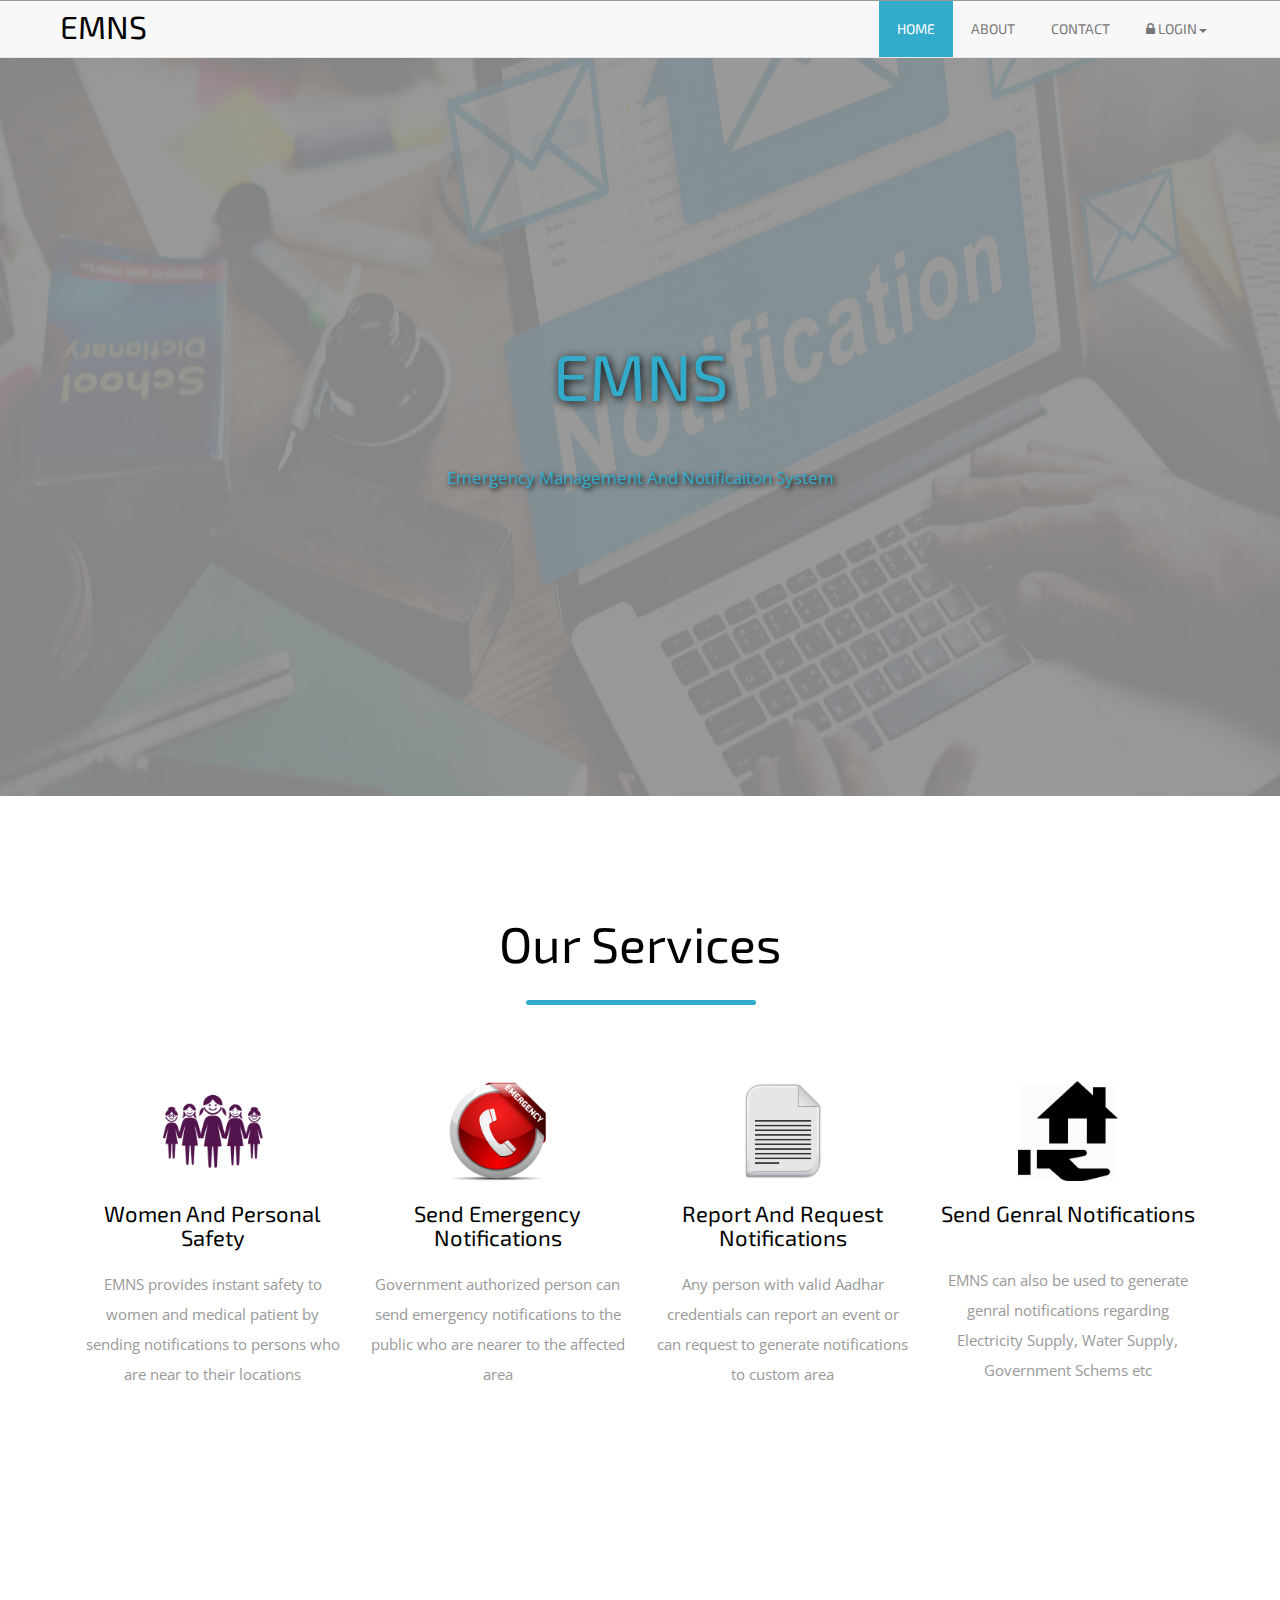
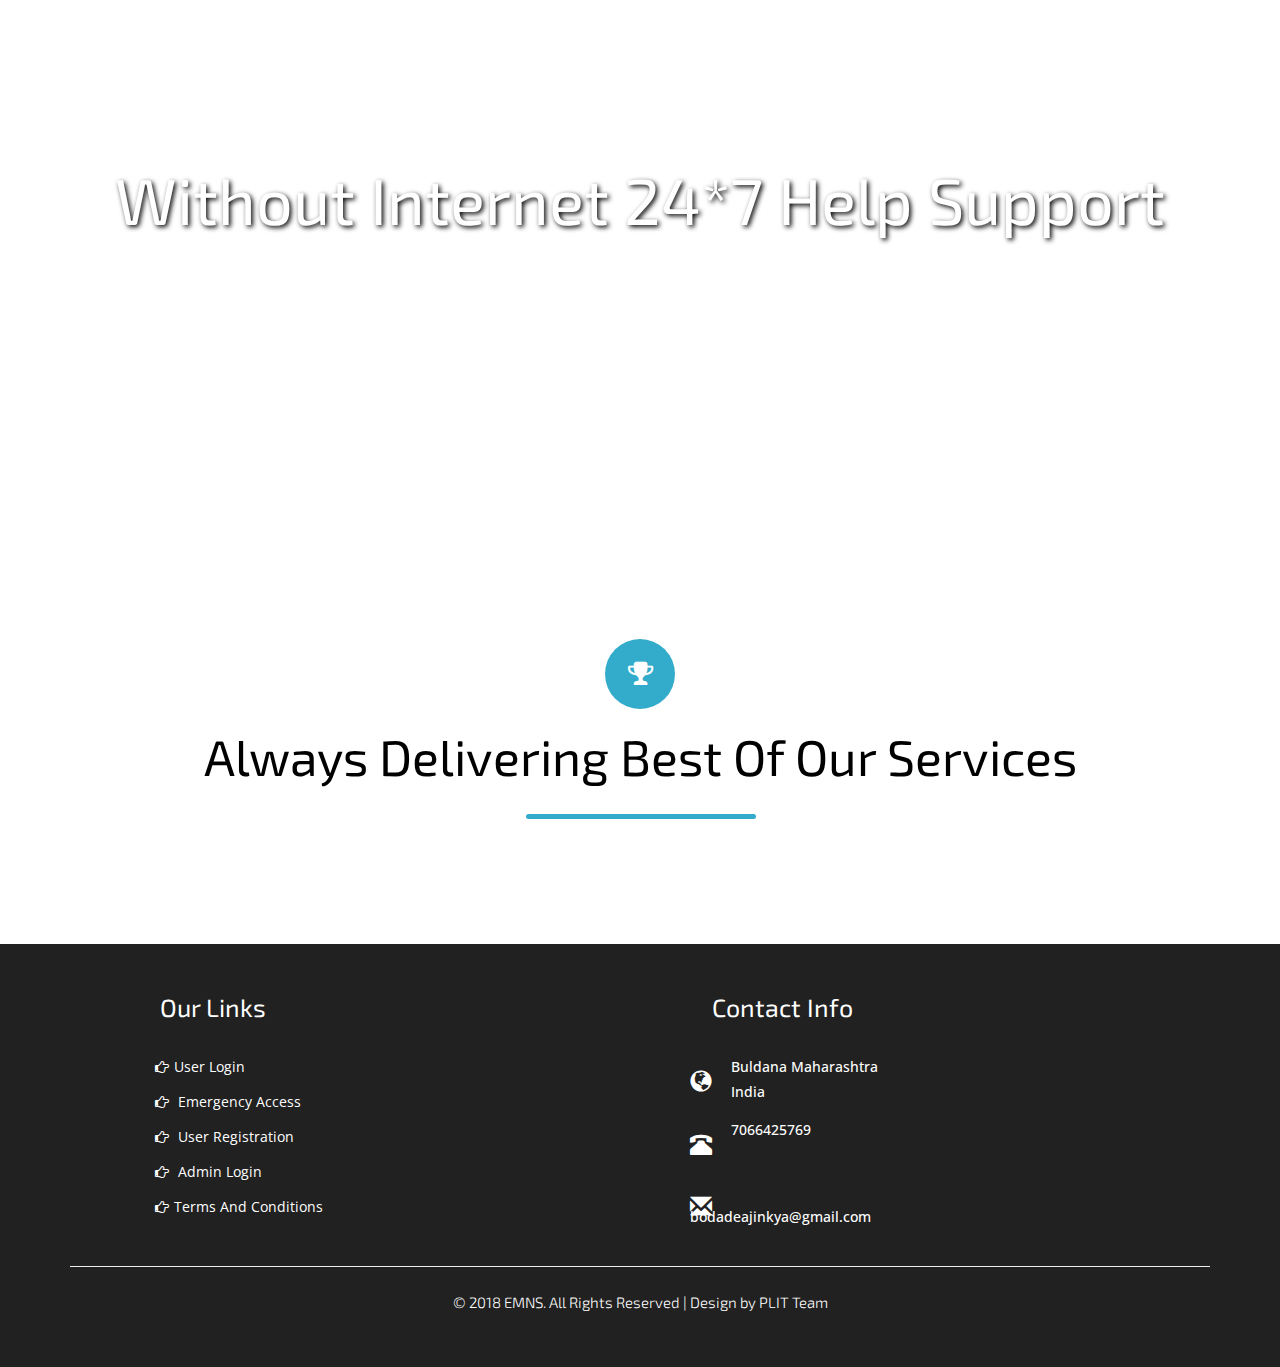
<file: index.html>
<!--
author: W3layouts
author URL: http://w3layouts.com
License: Creative Commons Attribution 3.0 Unported
License URL: http://creativecommons.org/licenses/by/3.0/
-->
<!DOCTYPE html>
<html>
<head>
<title>Welcome To EMNS | HOME</title>
<!-- for-mobile-apps -->
<meta name="viewport" content="width=device-width, initial-scale=1">
<meta http-equiv="Content-Type" content="text/html; charset=utf-8" />
<meta name="keywords" content="Courier Store Responsive web template, Bootstrap Web Templates, Flat Web Templates, Android Compatible web template, 
Smartphone Compatible web template, free webdesigns for Nokia, Samsung, LG, SonyEricsson, Motorola web design" />
<script type="application/x-javascript"> addEventListener("load", function() { setTimeout(hideURLbar, 0); }, false);
		function hideURLbar(){ window.scrollTo(0,1); } </script>
<!-- css files -->
<link href="css/bootstrap.min.css" rel="stylesheet" type="text/css" media="all" />
<link href="css/font-awesome.min.css" rel="stylesheet" type="text/css" media="all" />
<link href="css/style.css" rel="stylesheet" type="text/css" media="all" />
<!-- /css files -->
<!-- font files -->
<link href='//fonts.googleapis.com/css?family=Open+Sans:400,300,300italic,400italic,600,600italic,700italic,700,800,800italic' rel='stylesheet' type='text/css'>
<link href="//fonts.googleapis.com/css?family=Exo+2:100,200,300,400,500,600,700,800,900" rel="stylesheet">
<!-- /font files -->
<!-- js files -->

<!-- /js files -->
</head>
<body>
<!-- navigation -->
<nav class="navbar navbar-default navbar-fixed-top">
    <div class="container">
        <div class="navbar-header">
			<button type="button" class="navbar-toggle collapsed" data-toggle="collapse" data-target="#navbar" aria-expanded="false" aria-controls="navbar">
				<span class="sr-only">Toggle navigation</span>
				<span class="icon-bar"></span>
				<span class="icon-bar"></span>
				<span class="icon-bar"></span>
			</button>
			<a class="navbar-brand" href="index.html"><h1><span  aria-hidden="true"></span>EMNS</h1></a>
        </div>
        <div id="navbar" class="navbar-collapse collapse">
			<ul class="nav navbar-nav navbar-right">
				<li class="active"><a href="index.html">Home</a></li>
				<li><a href="about.html">About</a></li>
				
				<!--<li><a href="typo.html">Typography</a></li>-->
				<li><a href="contact.html">Contact</a></li>
				
				
				</li>
				<li class="dropdown">
					<a href="#" class="dropdown-toggle" data-toggle="dropdown"><i class="fa fa-lock" aria-hidden="true"></i> Login<b class="caret"></b></a>
					<div class="dropdown-menu">
						<div class="login-w3ls">
							<ul class="logindropdown">
				<li ><a href="/admin/views/ulogin.php">User Login</a></li>
				<li><a href="/admin/views/ulogine.php">Emergency Access</a></li>
				<li><a href="/admin/views/ureg.php">User Registration</a></li>
				<li><a href="/admin/views/alogin.php">Admin Login</a></li>
				
				</ul>
							
						</div>
					</div>
				</li>
			</ul>
        </div><!--/.nav-collapse -->
    </div>
</nav>

<style >
.logindropdown
{
	list-style-type:none;
}

.logindropdown li
{
	background-color:;
	padding:5px;
}

.logindropdown a
{
	text-decoration:none;
	color:#555555;
}

.logindropdown li:hover
{
	background-color:#33ACCC;
	color:white;
}

.logindropdown a:hover
{
	
	color:white;
}
</style>
<!-- navigation -->
<!-- banner section -->
<section class="banner-w3ls">
	<div class='header'>
		<div class="banner-w3layouts">
			<div class="container">
				<h2 class="text-center w3 w3l agileinfo" style=" text-shadow: 2px 2px 10px black; color:#33ACCC; ">EMNS</h2>	
				<p class="text-center w3 w3l agileinfo" style=" text-shadow: 2px 2px 5px black;  color:#33ACCC;">Emergency Management And Notificaiton System </p>
			</div>
		</div>
	</div>
</section>
<!-- /banner section -->
<!-- specialization section -->
<section class="special-w3layouts">
	<div class="container">
		<h3 class="text-center wthree w3-agileits">Our Services</h3>
		<p class="text-center wthree w3-agileits"></p>
		<div class="col-lg-3 col-md-3 col-sm-6">
			<img src="images/eye.png" alt="" class="img-responsive">
			<h4 class="text-center">Women and Personal Safety</h4>
			<p class="special-p1">EMNS provides instant safety to women and medical patient by sending notifications to persons who are near to their locations</p>
		</div>
		<div class="col-lg-3 col-md-3 col-sm-6">
			<img src="images/monitor.png" alt="" class="img-responsive">
			<h4 class="text-center">Send Emergency Notifications</h4>
			<p class="special-p1">Government authorized person can send emergency notifications to the public who are nearer to the affected area </p>
		</div>
		<div class="col-lg-3 col-md-3 col-sm-6">
			<img src="images/shop.png" alt="" class="img-responsive">
			<h4 class="text-center">Report And Request Notifications</h4>
			<p class="special-p1">Any person with valid Aadhar credentials can report an event or can request to generate notifications to custom area<!--We belive quality over quantity, for that we use the best quality of raw material.--></p>
		</div>
		<div class="col-lg-3 col-md-3 col-sm-6">
			<img src="images/truck.png" alt="" class="img-responsive">
			<h4 class="text-center"> Send Genral Notifications</h4><br> 
			<p class="special-p1">EMNS can also be used to generate genral notifications regarding Electricity Supply, Water Supply, Government Schems etc </p>
		</div>
		<div class="clearfix"></div>
	</div>
</section>
<!-- /specialization section -->
<!-- 2nd banner section -->
<section class="banner-w3ls2">
	<div class="container">
		<h3 class="text-center agileits-w3layouts agile w3-agile" style=" text-shadow: 2px 2px 5px black;">Without Internet 24*7 Help Support</h3>
	</div>
</section>
<!-- /2nd banner section -->
<!-- 2nd info section -->
<section class="info-w3ls2">
	<div class="container">
		<i class="fa fa-trophy" aria-hidden="true"></i>
		<h3 class="text-center agileits-w3layouts agile w3-agile">Always Delivering Best Of Our Services</h3>
		<p class="text-center"></p>
	</div>
</section>
<!-- /2nd info section -->
<!-- 3rd banner section -->


<!-- /3rd info section -->
<!-- footer section -->
<section class="footer-agileits">
	<div class="container">
		
		<div class="col-lg-3 col-md-3 col-sm-6">
			<h3 >Our Links</h3>
	
			<ul class="footer-links">
				<li><a href="/admin/views/ulogin.php" ><i class="fa fa-hand-o-right" aria-hidden="true"></i>User Login</a></li>
				<li><a href="/admin/views/ulogine.php"><i class="fa fa-hand-o-right" aria-hidden="true"></i> Emergency Access</a></li>
				<li><a href="/admin/views/ureg.php"><i class="fa fa-hand-o-right" aria-hidden="true"></i> User Registration</a></li>
				<li><a href="/admin/views/alogin.php"><i class="fa fa-hand-o-right" aria-hidden="true"></i> Admin Login</a></li>
				<li><a href="tandc.html" ><i class="fa fa-hand-o-right" aria-hidden="true"></i>Terms And Conditions</a></li>
			</ul>

		</div>


		<div class="col-lg-3 col-md-3 col-sm-6">
			
		</div>

		<div class="col-lg-3 col-md-3 col-sm-6">
			<h3 >Contact Info</h3>
			<div class="contact-info">
				<div class="address">	
					<i class="glyphicon glyphicon-globe"></i>
					<p class="p3">Buldana Maharashtra</p>
					<p class="p4">India</p>
				</div>
				<div class="phone">
					<i class="glyphicon glyphicon-phone-alt"></i>
					<p class="p3">7066425769</p>
				
				</div>
				<div class="email-info">
					<i class="glyphicon glyphicon-envelope"></i>
					<p class="p5"><a href="mailto:myemail1@example.com">bodadeajinkya@gmail.com</a></p> 
					
				</div>
			</div>
		</div>
		
		<div class="clearfix"></div>
		<hr>
		<p class="copyright">© 2018 EMNS. All Rights Reserved | Design by PLIT Team</p>
	</div>
</section>
<!-- /footer section -->
<a href="#0" class="cd-top">Top</a>
<!-- js files -->
<script src="js/jquery.min.js"></script>
<script src="js/bootstrap.min.js"></script>
<script src="js/SmoothScroll.min.js"></script>
<script src="js/index.js"></script>
<script src="js/top.js"></script> 
<script src="js/bgfader.js"></script>
<script>
var myBgFader = $('.header').bgfader([
  'images/banner1-1.jpg',
  'images/banner1-2.jpg',
  'images/banner1-3.jpg',
  'images/banner1-4.jpg',
  ], {
  'timeout': 2000,
  'speed': 3000,
  'opacity': 0.4
})

myBgFader.start()
</script>
<!-- /js files -->
</body>
</html>
</file>
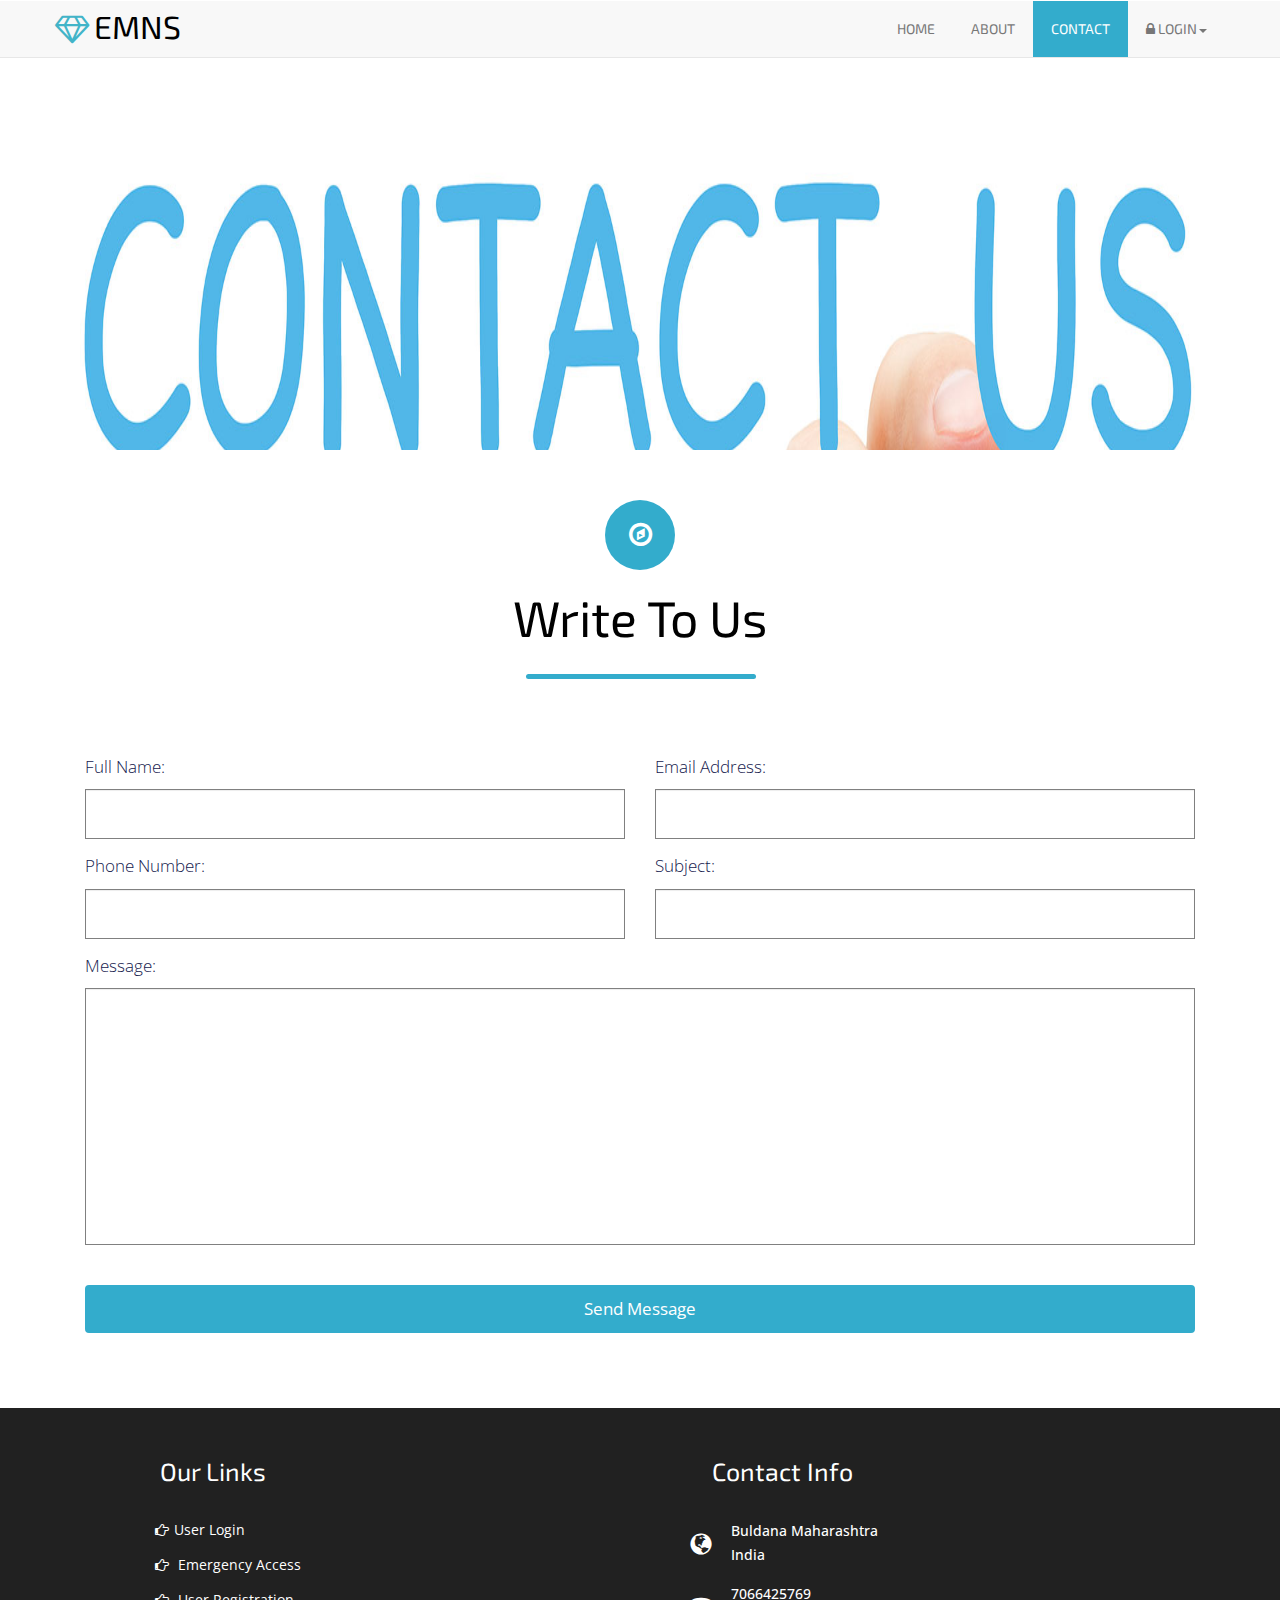
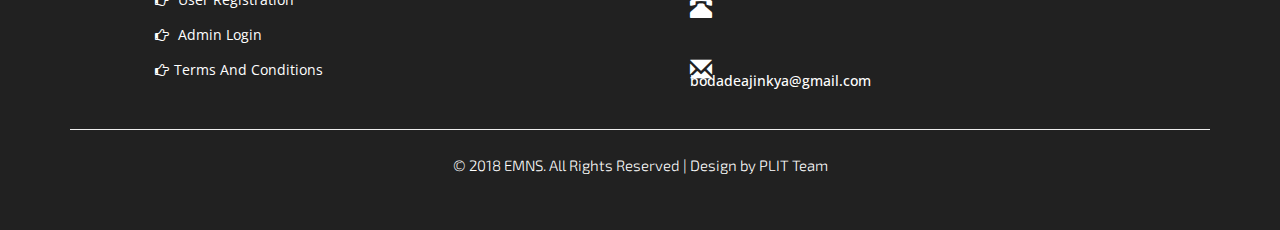
<file: contact.html>
<!--
author: W3layouts
author URL: http://w3layouts.com
License: Creative Commons Attribution 3.0 Unported
License URL: http://creativecommons.org/licenses/by/3.0/
-->
<!DOCTYPE html>
<html>
<head>
<title>Welcome To EMNS | HOME</title>
<!-- for-mobile-apps -->
<meta name="viewport" content="width=device-width, initial-scale=1">
<meta http-equiv="Content-Type" content="text/html; charset=utf-8" />
<meta name="keywords" content="Courier Store Responsive web template, Bootstrap Web Templates, Flat Web Templates, Android Compatible web template, 
Smartphone Compatible web template, free webdesigns for Nokia, Samsung, LG, SonyEricsson, Motorola web design" />
<script type="application/x-javascript"> addEventListener("load", function() { setTimeout(hideURLbar, 0); }, false);
		function hideURLbar(){ window.scrollTo(0,1); } </script>
<!-- css files -->
<link href="css/bootstrap.min.css" rel="stylesheet" type="text/css" media="all" />
<link href="css/font-awesome.min.css" rel="stylesheet" type="text/css" media="all" />
<link href="css/style.css" rel="stylesheet" type="text/css" media="all" />
<!-- /css files -->
<!-- font files -->
<link href='//fonts.googleapis.com/css?family=Open+Sans:400,300,300italic,400italic,600,600italic,700italic,700,800,800italic' rel='stylesheet' type='text/css'>
<link href="//fonts.googleapis.com/css?family=Exo+2:100,200,300,400,500,600,700,800,900" rel="stylesheet">
<!-- /font files -->
<!-- js files -->

<!-- /js files -->
</head>
<body>
<!-- navigation -->
<nav class="navbar navbar-default navbar-fixed-top">
    <div class="container">
        <div class="navbar-header">
			<button type="button" class="navbar-toggle collapsed" data-toggle="collapse" data-target="#navbar" aria-expanded="false" aria-controls="navbar">
				<span class="sr-only">Toggle navigation</span>
				<span class="icon-bar"></span>
				<span class="icon-bar"></span>
				<span class="icon-bar"></span>
			</button>
			<a class="navbar-brand" href="index.html"><h1><span class="fa fa-diamond" aria-hidden="true"></span>EMNS</h1></a>
        </div>
        <div id="navbar" class="navbar-collapse collapse">
			<ul class="nav navbar-nav navbar-right">
				<li ><a href="index.html">Home</a></li>
				<li ><a href="about.html">About</a></li>
				
				<!--<li><a href="typo.html">Typography</a></li>-->
				<li class="active"><a href="contact.html">Contact</a></li>
				<li class="dropdown">
					<a href="#" class="dropdown-toggle" data-toggle="dropdown"><i class="fa fa-lock" aria-hidden="true"></i> Login<b class="caret"></b></a>
					<div class="dropdown-menu">
						<div class="login-w3ls">
							<ul class="logindropdown">
				<li ><a href="/admin/views/ulogin.php">User Login</a></li>
				<li><a href="/admin/views/ulogine.php">Emergency Access</a></li>
				<li><a href="/admin/views/ureg.php">User Registration</a></li>
				<li><a href="/admin/views/alogin.php">Admin Login</a></li>
				
				</ul>
							
						</div>
					</div>
				</li>
				<!--<li class="dropdown">
					<a href="#" class="dropdown-toggle" data-toggle="dropdown"><i class="fa fa-truck" aria-hidden="true"></i> Track Order<b class="caret"></b></a>
					<div class="dropdown-menu">
						<div class="track-w3ls">
							<h3>Enter Your Tracking Code</h3>
							<form action="process.html" method="post">
								<input type="text" name="trackcode" placeholder="Enter Tracking Code" required />
								<button type="submit" class="btn btn-primary">Track</button>
							</form>
							<p class="track-p1">Contact Us :</p>
							<p class="track-p2"><a href="mailto:mail@example.com">mail@example.com</a></p>
						</div>
					</div>
				</li>
				<li class="dropdown">
					<a href="#" class="dropdown-toggle" data-toggle="dropdown"><i class="fa fa-lock" aria-hidden="true"></i> Login<b class="caret"></b></a>
					<div class="dropdown-menu">
						<div class="login-w3ls">
							<h3>Login To Your Account</h3>
							<form action="#" method="post">
								<input type="text" name="email1" placeholder="Username or email" required />
								<input type="password" name='password' placeholder="Password" required> 
								<input type="submit" name="submit" value="Continue">
							</form>
						</div>
					</div>
				</li>-->
			</ul>
        </div><!--/.nav-collapse -->
    </div>
</nav>
<!-- navigation -->
<style >
.logindropdown
{
	list-style-type:none;
}

.logindropdown li
{
	background-color:;
	padding:5px;
}

.logindropdown a
{
	text-decoration:none;
	color:#555555;
}

.logindropdown li:hover
{
	background-color:#33ACCC;
	color:white;
}

.logindropdown a:hover
{
	
	color:white;
}



</style>
<!-- banner section -->
<section class="inner-w3ls1">
	<div class="container">
		<h2 class="text-center w3 w3l agileinfo wthree" style=" text-shadow: 2px 2px 5px black;"></h2>
		<p class="text-center w3 w3l agileinfo wthree"></p>
	</div>
</section>
<!-- /banner section -->
<!-- contact address -->
	
<!-- contact address -->
<!-- contact section -->
<section class="contact-w3ls">
	<div class="container">
		<i class="fa fa-compass" aria-hidden="true"></i>
		<h3 class="text-center">Write To Us</h3>
		<p class="text-center"></p>	
		
			<form action="#" method="post" name="sentMessage" id="contactForm" novalidate>
                <div class="col-lg-6 col-md-6 col-sm-6 contact-agile1">    
					<div class="control-group form-group">
                        <div class="controls">
                            <label class="contact-p1">Full Name:</label>
                            <input type="text" class="form-control" name="name" id="name" required data-validation-required-message="Please enter your name.">
                            <p class="help-block"></p>
                        </div>
                    </div>	
                    <div class="control-group form-group">
                        <div class="controls">
                            <label class="contact-p1">Phone Number:</label>
                            <input type="tel" class="form-control" name="phone" id="phone" required data-validation-required-message="Please enter your phone number.">
							<p class="help-block"></p>
						</div>
                    </div>
				</div>
				<div class="col-lg-6 col-md-6 col-sm-6 contact-agile2">
                    <div class="control-group form-group">
                        <div class="controls">
                            <label class="contact-p1">Email Address:</label>
                            <input type="email" class="form-control" name="email" id="email" required data-validation-required-message="Please enter your email address.">
							<p class="help-block"></p>
						</div>
                    </div>
					<div class="control-group form-group">
                        <div class="controls">
                            <label class="contact-p1">Subject:</label>
                            <input type="text" class="form-control" name="subject" id="subject" required data-validation-required-message="Please enter Subject.">
                            <p class="help-block"></p>
                        </div>
                    </div>
				</div>
				<div class="col-lg-12">	
                    <div class="control-group form-group">
                        <div class="controls">
                            <label class="contact-p1">Message:</label>
                            <textarea rows="10" cols="100" class="form-control" name="message" id="message" required data-validation-required-message="Please enter your message" maxlength="999" style="resize:none"></textarea>
							<p class="help-block"></p>
                        </div>
                    </div>
                    <div id="success"></div>
                    <!-- For success/fail messages -->
                    <button type="submit" class="btn btn-primary">Send Message</button>
				</div>
				<div class="clearfix"></div>	
            </form>            
       	
	</div>	
</section>			
<!-- /contact section -->
<!-- footer section -->
<section class="footer-agileits">
	<div class="container">
		
		<div class="col-lg-3 col-md-3 col-sm-6">
			<h3 >Our Links</h3>
	
			<ul class="footer-links">
				<li><a href="/admin/views/ulogin.php" ><i class="fa fa-hand-o-right" aria-hidden="true"></i>User Login</a></li>
				<li><a href="/admin/views/ulogine.php"><i class="fa fa-hand-o-right" aria-hidden="true"></i> Emergency Access</a></li>
				<li><a href="/admin/views/ureg.php"><i class="fa fa-hand-o-right" aria-hidden="true"></i> User Registration</a></li>
				<li><a href="/admin/views/alogin.php"><i class="fa fa-hand-o-right" aria-hidden="true"></i> Admin Login</a></li>
					<li><a href="tandc.html" ><i class="fa fa-hand-o-right" aria-hidden="true"></i>Terms And Conditions</a></li>
			</ul>

		</div>


		<div class="col-lg-3 col-md-3 col-sm-6">
			
		</div>

		<div class="col-lg-3 col-md-3 col-sm-6">
			<h3 >Contact Info</h3>
			<div class="contact-info">
				<div class="address">	
					<i class="glyphicon glyphicon-globe"></i>
					<p class="p3">Buldana Maharashtra</p>
					<p class="p4">India</p>
				</div>
				<div class="phone">
					<i class="glyphicon glyphicon-phone-alt"></i>
					<p class="p3">7066425769</p>
				
				</div>
				<div class="email-info">
					<i class="glyphicon glyphicon-envelope"></i>
					<p class="p5"><a href="mailto:myemail1@example.com">bodadeajinkya@gmail.com</a></p> 
					
				</div>
			</div>
		</div>
		
		<div class="clearfix"></div>
		<hr>
		<p class="copyright">© 2018 EMNS. All Rights Reserved | Design by PLIT Team</p>
	</div>
</section>
<!-- /footer section -->
<a href="#0" class="cd-top">Top</a>
<!-- js files -->
<script src="js/jquery.min.js"></script>
<script src="js/bootstrap.min.js"></script>
<script src="js/SmoothScroll.min.js"></script>
<script src="js/index.js"></script>
<script src="js/top.js"></script>
<script src="js/jqBootstrapValidation.js"></script>
<script src="js/contact_me.js"></script>	 
<!-- /js files -->
</body>
</html>
</file>
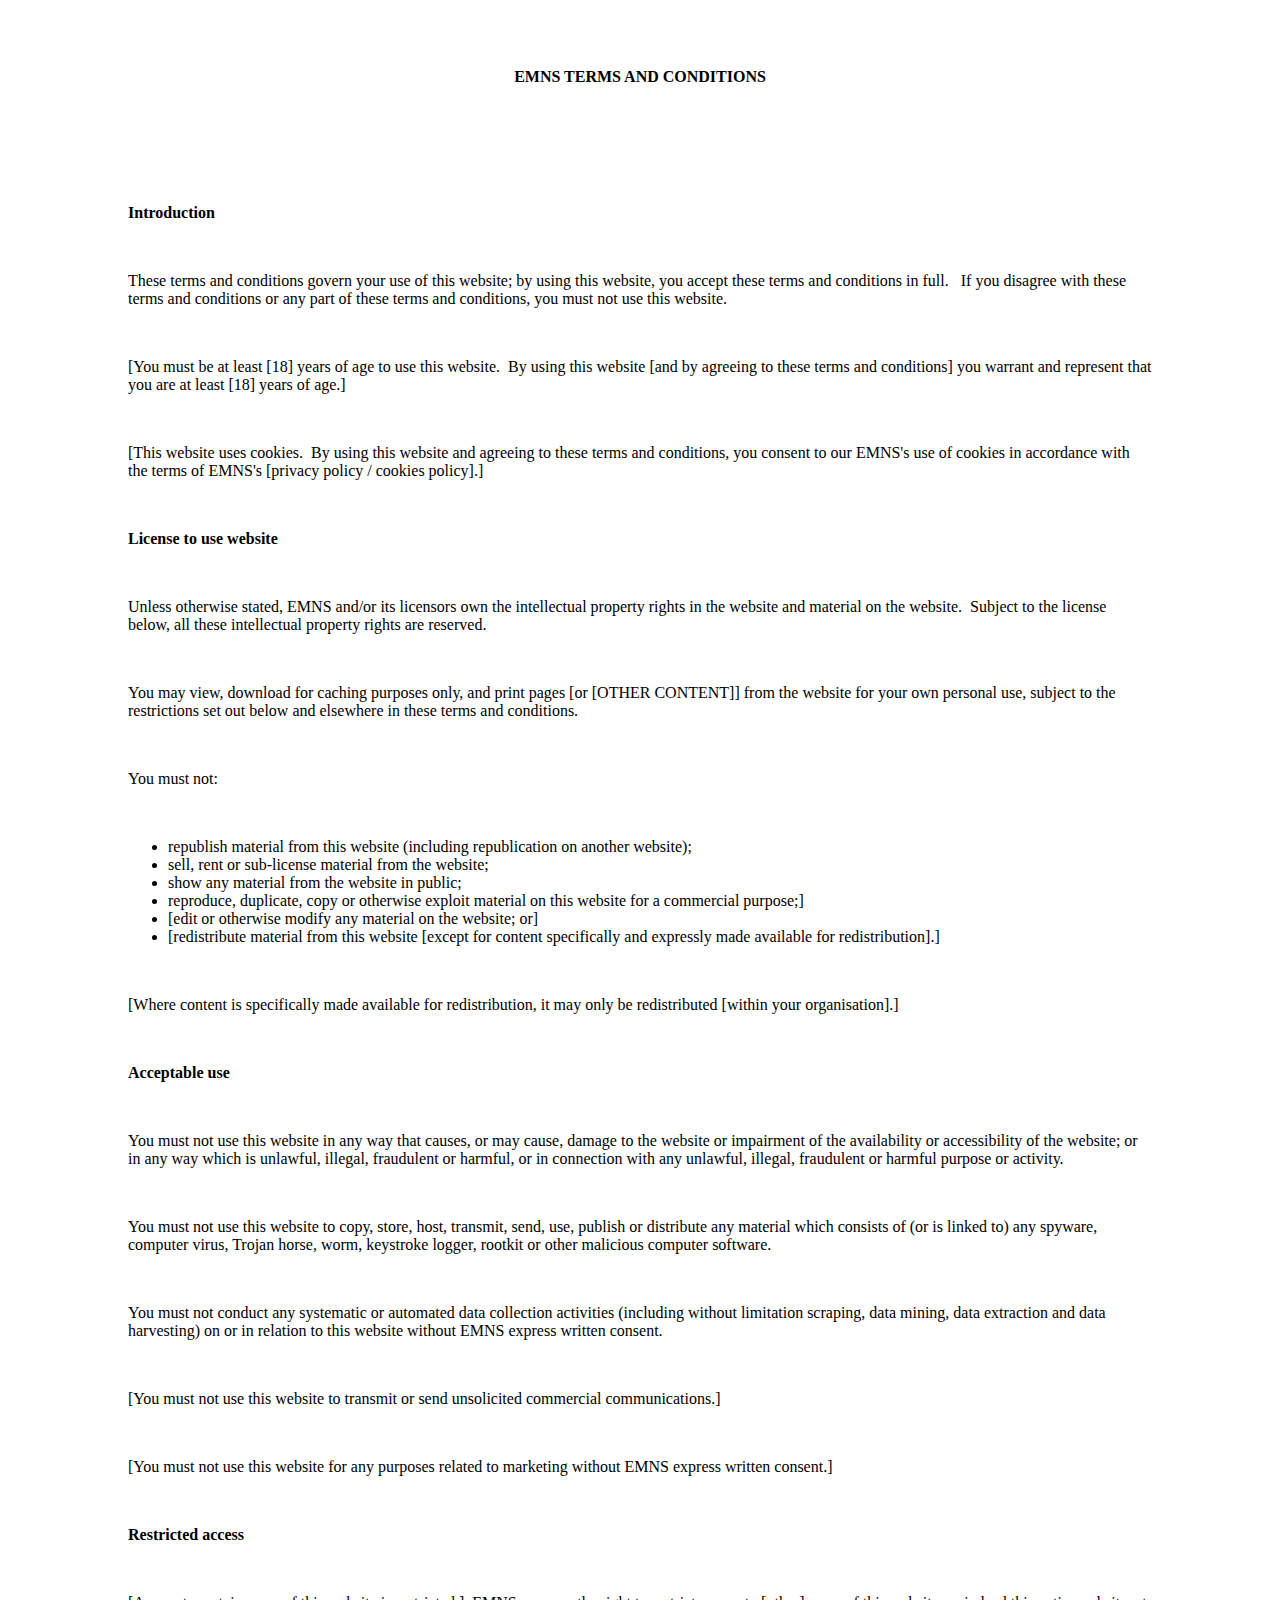
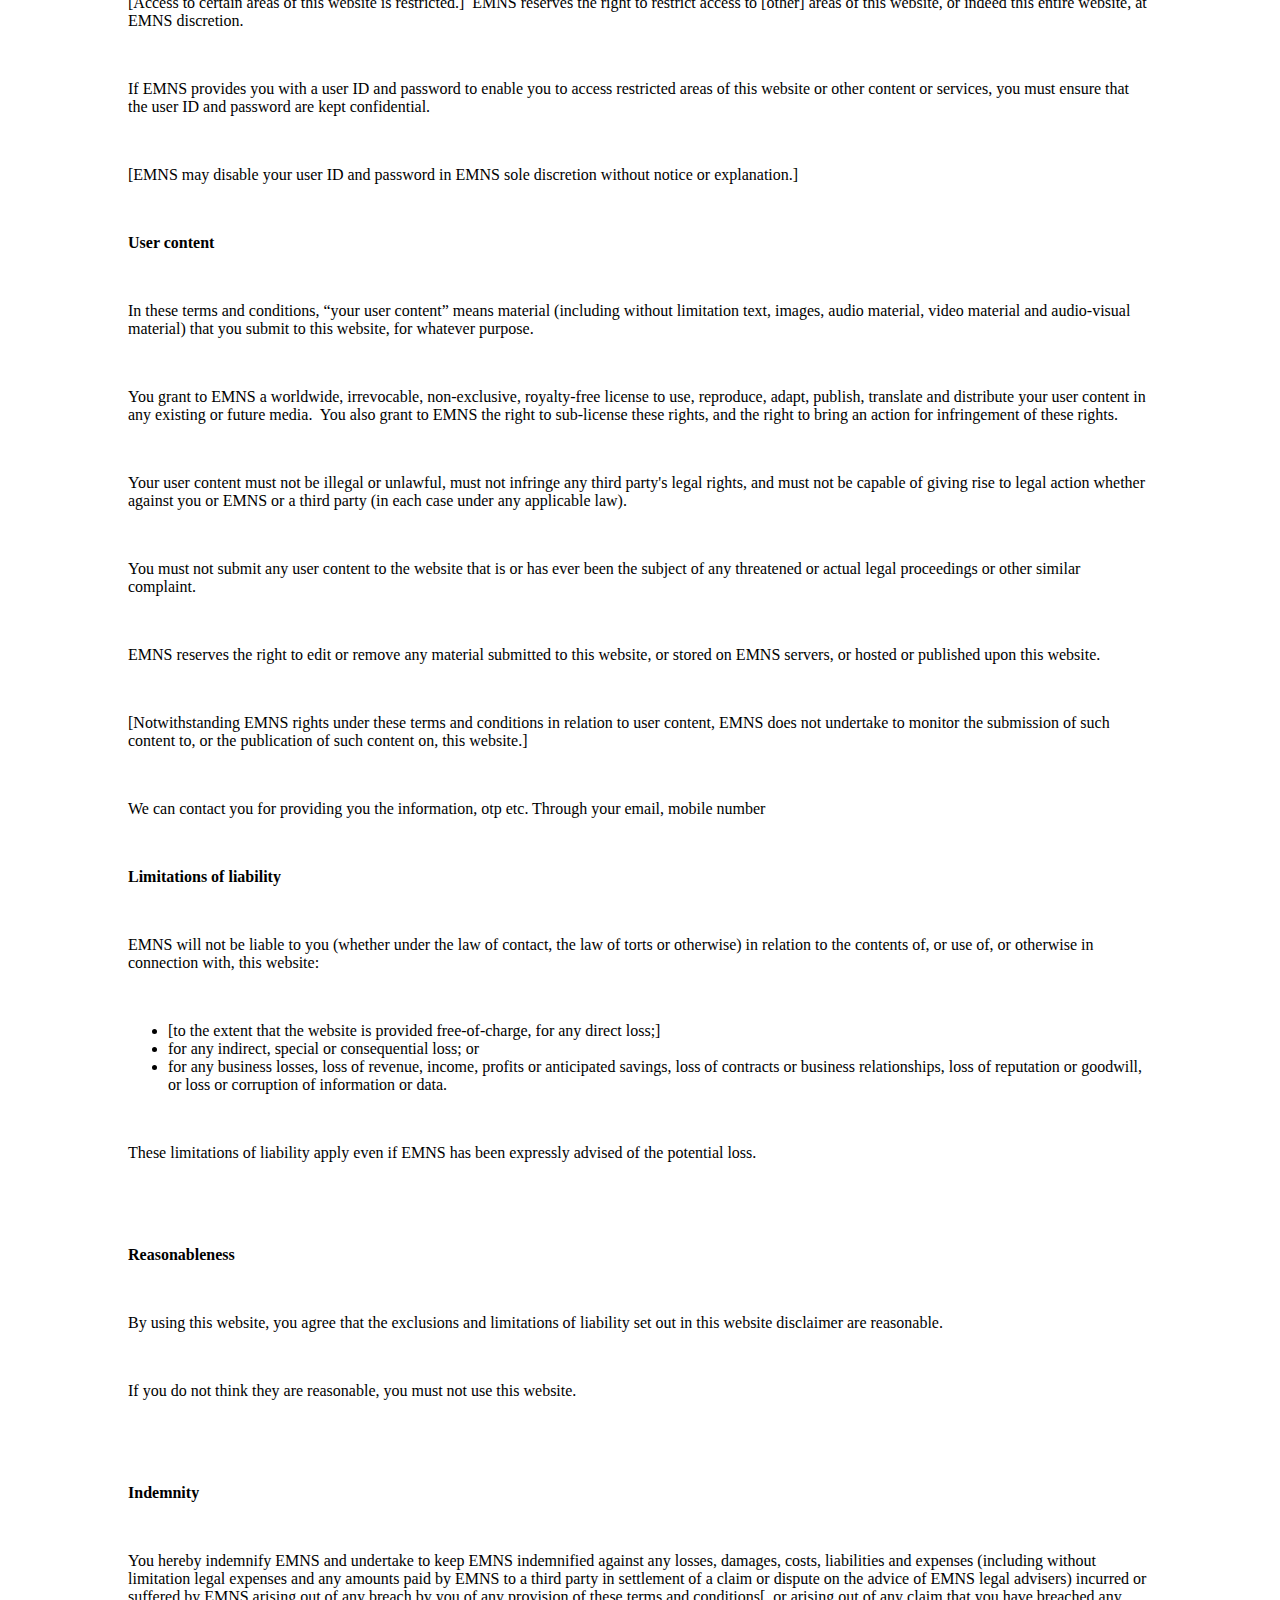
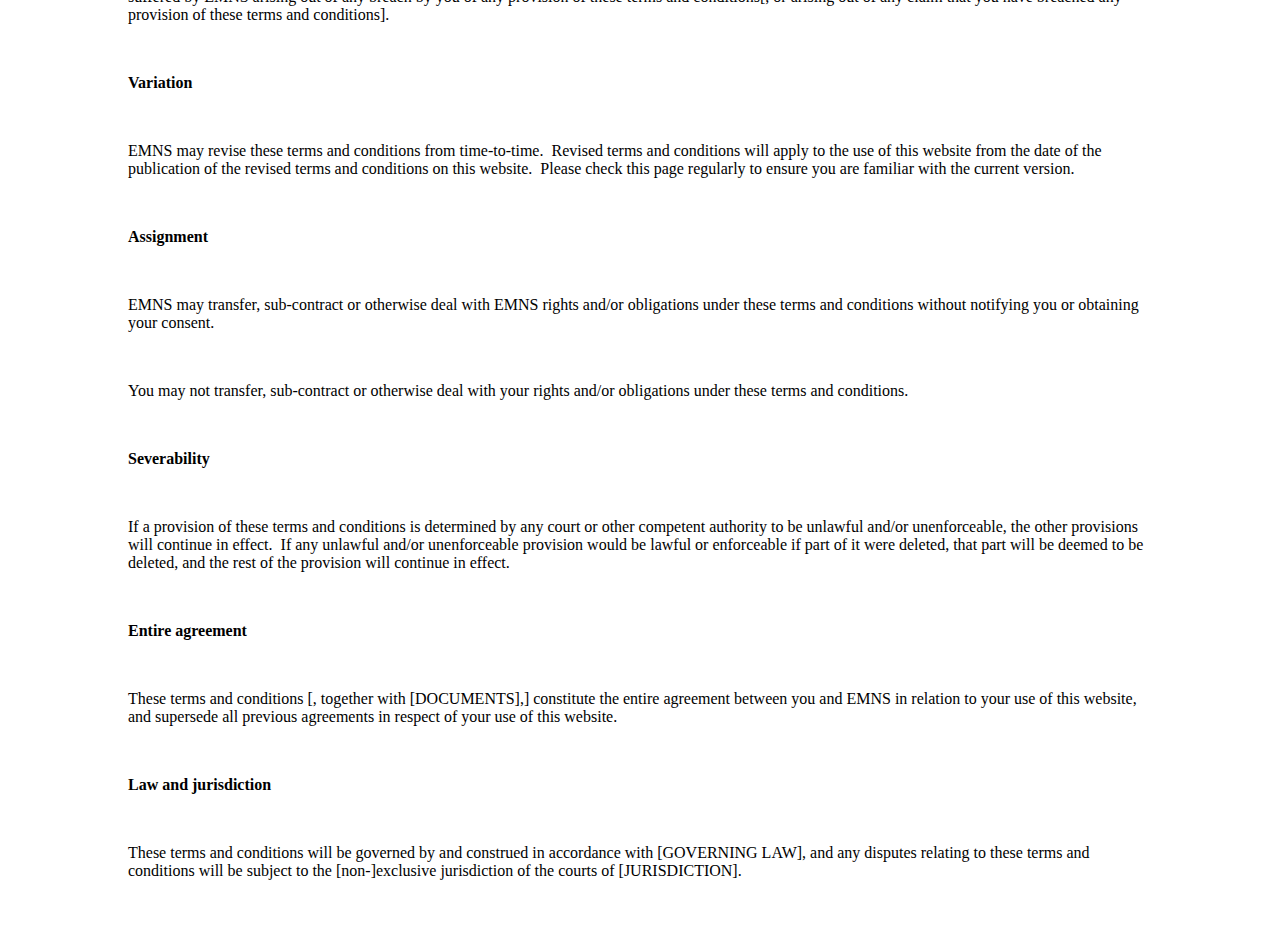
<file: tandc.html>
<html>
<head>
<title>EMNS Terms And Conditions</title>
<body style=" width:80%; margin:auto;">
<p><strong><em>&nbsp;</em></strong></p>
<p><strong>&nbsp;</strong></p>
<p style="text-align: center;"><strong>EMNS TERMS AND CONDITIONS</strong></p>
<p>&nbsp;</p>
<p><strong>&nbsp;</strong></p>
<p>&nbsp;</p>
<p><strong>Introduction</strong></p>
<p>&nbsp;</p>
<p>These terms and conditions govern your use of this website; by using this website, you accept these terms and conditions in full.&nbsp;&nbsp; If you disagree with these terms and conditions or any part of these terms and conditions, you must not use this website.</p>
<p>&nbsp;</p>
<p>[You must be at least [18] years of age to use this website.&nbsp; By using this website [and by agreeing to these terms and conditions] you warrant and represent that you are at least [18] years of age.]</p>
<p>&nbsp;</p>
<p>[This website uses cookies.&nbsp; By using this website and agreeing to these terms and conditions, you consent to our EMNS's use of cookies in accordance with the terms of EMNS's [privacy policy / cookies policy].]</p>
<p>&nbsp;</p>
<p><strong>License to use website</strong></p>
<p>&nbsp;</p>
<p>Unless otherwise stated, EMNS and/or its licensors own the intellectual property rights in the website and material on the website.&nbsp; Subject to the license below, all these intellectual property rights are reserved.</p>
<p>&nbsp;</p>
<p>You may view, download for caching purposes only, and print pages [or [OTHER CONTENT]] from the website for your own personal use, subject to the restrictions set out below and elsewhere in these terms and conditions.&nbsp;</p>
<p>&nbsp;</p>
<p>You must not:</p>
<p>&nbsp;</p>
<ul>
<li>republish material from this website (including republication on another website);</li>
<li>sell, rent or sub-license material from the website;</li>
<li>show any material from the website in public;</li>
<li>reproduce, duplicate, copy or otherwise exploit material on this website for a commercial purpose;]</li>
<li>[edit or otherwise modify any material on the website; or]</li>
<li>[redistribute material from this website [except for content specifically and expressly made available for redistribution].]</li>
</ul>
<p>&nbsp;</p>
<p>[Where content is specifically made available for redistribution, it may only be redistributed [within your organisation].]</p>
<p>&nbsp;</p>
<p><strong>Acceptable use</strong></p>
<p>&nbsp;</p>
<p>You must not use this website in any way that causes, or may cause, damage to the website or impairment of the availability or accessibility of the website; or in any way which is unlawful, illegal, fraudulent or harmful, or in connection with any unlawful, illegal, fraudulent or harmful purpose or activity.</p>
<p>&nbsp;</p>
<p>You must not use this website to copy, store, host, transmit, send, use, publish or distribute any material which consists of (or is linked to) any spyware, computer virus, Trojan horse, worm, keystroke logger, rootkit or other malicious computer software.</p>
<p>&nbsp;</p>
<p>You must not conduct any systematic or automated data collection activities (including without limitation scraping, data mining, data extraction and data harvesting) on or in relation to this website without EMNS express written consent.</p>
<p>&nbsp;</p>
<p>[You must not use this website to transmit or send unsolicited commercial communications.]</p>
<p>&nbsp;</p>
<p>[You must not use this website for any purposes related to marketing without EMNS express written consent.]&nbsp;</p>
<p>&nbsp;</p>
<p><strong>Restricted access</strong></p>
<p>&nbsp;</p>
<p>[Access to certain areas of this website is restricted.]&nbsp; EMNS reserves the right to restrict access to [other] areas of this website, or indeed this entire website, at EMNS discretion.</p>
<p>&nbsp;</p>
<p>If EMNS provides you with a user ID and password to enable you to access restricted areas of this website or other content or services, you must ensure that the user ID and password are kept confidential.&nbsp;</p>
<p>&nbsp;</p>
<p>[EMNS may disable your user ID and password in EMNS sole discretion without notice or explanation.]</p>
<p>&nbsp;</p>
<p><strong>User content</strong></p>
<p>&nbsp;</p>
<p>In these terms and conditions, &ldquo;your user content&rdquo; means material (including without limitation text, images, audio material, video material and audio-visual material) that you submit to this website, for whatever purpose.</p>
<p>&nbsp;</p>
<p>You grant to EMNS a worldwide, irrevocable, non-exclusive, royalty-free license to use, reproduce, adapt, publish, translate and distribute your user content in any existing or future media.&nbsp; You also grant to EMNS the right to sub-license these rights, and the right to bring an action for infringement of these rights.</p>
<p>&nbsp;</p>
<p>Your user content must not be illegal or unlawful, must not infringe any third party's legal rights, and must not be capable of giving rise to legal action whether against you or EMNS or a third party (in each case under any applicable law).&nbsp;</p>
<p>&nbsp;</p>
<p>You must not submit any user content to the website that is or has ever been the subject of any threatened or actual legal proceedings or other similar complaint.</p>
<p>&nbsp;</p>
<p>EMNS reserves the right to edit or remove any material submitted to this website, or stored on EMNS servers, or hosted or published upon this website.</p>
<p>&nbsp;</p>
<p>[Notwithstanding EMNS rights under these terms and conditions in relation to user content, EMNS does not undertake to monitor the submission of such content to, or the publication of such content on, this website.]</p>
<p>&nbsp;</p>
<p>We can contact you for providing you the information, otp etc. Through your email, mobile number</p>
<p>&nbsp;</p>
<p><strong>Limitations of liability</strong></p>
<p>&nbsp;</p>
<p>EMNS will not be liable to you (whether under the law of contact, the law of torts or otherwise) in relation to the contents of, or use of, or otherwise in connection with, this website:</p>
<p>&nbsp;</p>
<ul>
<li>[to the extent that the website is provided free-of-charge, for any direct loss;]</li>
<li>for any indirect, special or consequential loss; or</li>
<li>for any business losses, loss of revenue, income, profits or anticipated savings, loss of contracts or business relationships, loss of reputation or goodwill, or loss or corruption of information or data.</li>
</ul>
<p>&nbsp;</p>
<p>These limitations of liability apply even if EMNS has been expressly advised of the potential loss.</p>
<p>&nbsp;</p>
<p>&nbsp;</p>
<p><strong>Reasonableness</strong></p>
<p>&nbsp;</p>
<p>By using this website, you agree that the exclusions and limitations of liability set out in this website disclaimer are reasonable.&nbsp;</p>
<p>&nbsp;</p>
<p>If you do not think they are reasonable, you must not use this website.</p>
<p>&nbsp;</p>
<p>&nbsp;</p>
<p><strong>Indemnity</strong></p>
<p>&nbsp;</p>
<p>You hereby indemnify EMNS and undertake to keep EMNS indemnified against any losses, damages, costs, liabilities and expenses (including without limitation legal expenses and any amounts paid by EMNS to a third party in settlement of a claim or dispute on the advice of EMNS legal advisers) incurred or suffered by EMNS arising out of any breach by you of any provision of these terms and conditions[, or arising out of any claim that you have breached any provision of these terms and conditions].</p>
<p>&nbsp;</p>
<p><strong>Variation</strong></p>
<p>&nbsp;</p>
<p>EMNS may revise these terms and conditions from time-to-time.&nbsp; Revised terms and conditions will apply to the use of this website from the date of the publication of the revised terms and conditions on this website.&nbsp; Please check this page regularly to ensure you are familiar with the current version.</p>
<p>&nbsp;</p>
<p><strong>Assignment</strong></p>
<p>&nbsp;</p>
<p>EMNS may transfer, sub-contract or otherwise deal with EMNS rights and/or obligations under these terms and conditions without notifying you or obtaining your consent.</p>
<p>&nbsp;</p>
<p>You may not transfer, sub-contract or otherwise deal with your rights and/or obligations under these terms and conditions.&nbsp;</p>
<p>&nbsp;</p>
<p><strong>Severability</strong></p>
<p>&nbsp;</p>
<p>If a provision of these terms and conditions is determined by any court or other competent authority to be unlawful and/or unenforceable, the other provisions will continue in effect.&nbsp; If any unlawful and/or unenforceable provision would be lawful or enforceable if part of it were deleted, that part will be deemed to be deleted, and the rest of the provision will continue in effect.</p>
<p>&nbsp;</p>
<p><strong>Entire agreement</strong></p>
<p>&nbsp;</p>
<p>These terms and conditions [, together with [DOCUMENTS],] constitute the entire agreement between you and EMNS in relation to your use of this website, and supersede all previous agreements in respect of your use of this website.</p>
<p>&nbsp;</p>
<p><strong>Law and jurisdiction</strong></p>
<p>&nbsp;</p>
<p>These terms and conditions will be governed by and construed in accordance with [GOVERNING LAW], and any disputes relating to these terms and conditions will be subject to the [non-]exclusive jurisdiction of the courts of [JURISDICTION].</p>
<p>&nbsp;</p>





</body>
</html>
</file>
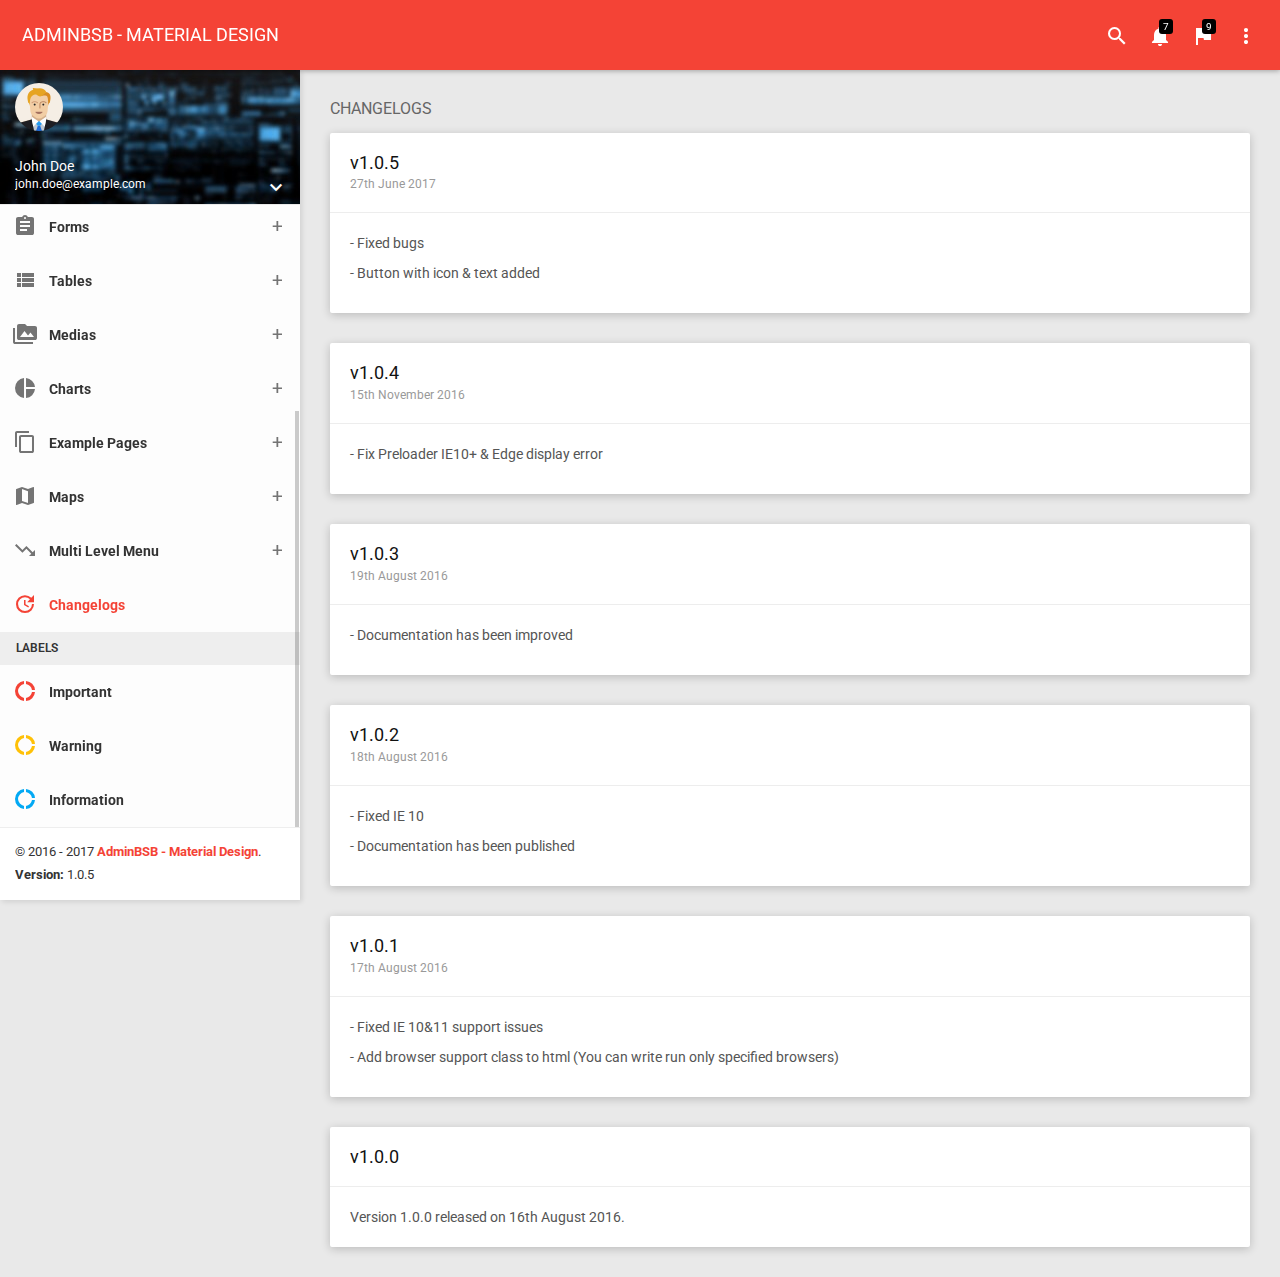
<file: admin/pages/changelogs.html>
﻿<!DOCTYPE html>
<html>

<head>
    <meta charset="UTF-8">
    <meta content="width=device-width, initial-scale=1, maximum-scale=1, user-scalable=no" name="viewport">
    <title>Changelogs | Bootstrap Based Admin Template - Material Design</title>

    <!-- Favicon-->
    <link rel="icon" href="../favicon.ico" type="image/x-icon">

    <!-- Google Fonts -->
    <link href="https://fonts.googleapis.com/css?family=Roboto:400,700&subset=latin,cyrillic-ext" rel="stylesheet" type="text/css">
    <link href="https://fonts.googleapis.com/icon?family=Material+Icons" rel="stylesheet" type="text/css">

    <!-- Bootstrap Core Css -->
    <link href="../plugins/bootstrap/css/bootstrap.css" rel="stylesheet">

    <!-- Waves Effect Css -->
    <link href="../plugins/node-waves/waves.css" rel="stylesheet" />

    <!-- Animation Css -->
    <link href="../plugins/animate-css/animate.css" rel="stylesheet" />

    <!-- Custom Css -->
    <link href="../css/style.css" rel="stylesheet">

    <!-- AdminBSB Themes. You can choose a theme from css/themes instead of get all themes -->
    <link href="../css/themes/all-themes.css" rel="stylesheet" />
</head>

<body class="theme-red">
    <!-- Page Loader -->
    <div class="page-loader-wrapper">
        <div class="loader">
            <div class="preloader">
                <div class="spinner-layer pl-red">
                    <div class="circle-clipper left">
                        <div class="circle"></div>
                    </div>
                    <div class="circle-clipper right">
                        <div class="circle"></div>
                    </div>
                </div>
            </div>
            <p>Please wait...</p>
        </div>
    </div>
    <!-- #END# Page Loader -->
    <!-- Overlay For Sidebars -->
    <div class="overlay"></div>
    <!-- #END# Overlay For Sidebars -->
    <!-- Search Bar -->
    <div class="search-bar">
        <div class="search-icon">
            <i class="material-icons">search</i>
        </div>
        <input type="text" placeholder="START TYPING...">
        <div class="close-search">
            <i class="material-icons">close</i>
        </div>
    </div>
    <!-- #END# Search Bar -->
    <!-- Top Bar -->
    <nav class="navbar">
        <div class="container-fluid">
            <div class="navbar-header">
                <a href="javascript:void(0);" class="navbar-toggle collapsed" data-toggle="collapse" data-target="#navbar-collapse" aria-expanded="false"></a>
                <a href="javascript:void(0);" class="bars"></a>
                <a class="navbar-brand" href="widgets/../../index.html">ADMINBSB - MATERIAL DESIGN</a>
            </div>
            <div class="collapse navbar-collapse" id="navbar-collapse">
                <ul class="nav navbar-nav navbar-right">
                    <!-- Call Search -->
                    <li><a href="javascript:void(0);" class="js-search" data-close="true"><i class="material-icons">search</i></a></li>
                    <!-- #END# Call Search -->
                    <!-- Notifications -->
                    <li class="dropdown">
                        <a href="javascript:void(0);" class="dropdown-toggle" data-toggle="dropdown" role="button">
                            <i class="material-icons">notifications</i>
                            <span class="label-count">7</span>
                        </a>
                        <ul class="dropdown-menu">
                            <li class="header">NOTIFICATIONS</li>
                            <li class="body">
                                <ul class="menu">
                                    <li>
                                        <a href="javascript:void(0);">
                                            <div class="icon-circle bg-light-green">
                                                <i class="material-icons">person_add</i>
                                            </div>
                                            <div class="menu-info">
                                                <h4>12 new members joined</h4>
                                                <p>
                                                    <i class="material-icons">access_time</i> 14 mins ago
                                                </p>
                                            </div>
                                        </a>
                                    </li>
                                    <li>
                                        <a href="javascript:void(0);">
                                            <div class="icon-circle bg-cyan">
                                                <i class="material-icons">add_shopping_cart</i>
                                            </div>
                                            <div class="menu-info">
                                                <h4>4 sales made</h4>
                                                <p>
                                                    <i class="material-icons">access_time</i> 22 mins ago
                                                </p>
                                            </div>
                                        </a>
                                    </li>
                                    <li>
                                        <a href="javascript:void(0);">
                                            <div class="icon-circle bg-red">
                                                <i class="material-icons">delete_forever</i>
                                            </div>
                                            <div class="menu-info">
                                                <h4><b>Nancy Doe</b> deleted account</h4>
                                                <p>
                                                    <i class="material-icons">access_time</i> 3 hours ago
                                                </p>
                                            </div>
                                        </a>
                                    </li>
                                    <li>
                                        <a href="javascript:void(0);">
                                            <div class="icon-circle bg-orange">
                                                <i class="material-icons">mode_edit</i>
                                            </div>
                                            <div class="menu-info">
                                                <h4><b>Nancy</b> changed name</h4>
                                                <p>
                                                    <i class="material-icons">access_time</i> 2 hours ago
                                                </p>
                                            </div>
                                        </a>
                                    </li>
                                    <li>
                                        <a href="javascript:void(0);">
                                            <div class="icon-circle bg-blue-grey">
                                                <i class="material-icons">comment</i>
                                            </div>
                                            <div class="menu-info">
                                                <h4><b>John</b> commented your post</h4>
                                                <p>
                                                    <i class="material-icons">access_time</i> 4 hours ago
                                                </p>
                                            </div>
                                        </a>
                                    </li>
                                    <li>
                                        <a href="javascript:void(0);">
                                            <div class="icon-circle bg-light-green">
                                                <i class="material-icons">cached</i>
                                            </div>
                                            <div class="menu-info">
                                                <h4><b>John</b> updated status</h4>
                                                <p>
                                                    <i class="material-icons">access_time</i> 3 hours ago
                                                </p>
                                            </div>
                                        </a>
                                    </li>
                                    <li>
                                        <a href="javascript:void(0);">
                                            <div class="icon-circle bg-purple">
                                                <i class="material-icons">settings</i>
                                            </div>
                                            <div class="menu-info">
                                                <h4>Settings updated</h4>
                                                <p>
                                                    <i class="material-icons">access_time</i> Yesterday
                                                </p>
                                            </div>
                                        </a>
                                    </li>
                                </ul>
                            </li>
                            <li class="footer">
                                <a href="javascript:void(0);">View All Notifications</a>
                            </li>
                        </ul>
                    </li>
                    <!-- #END# Notifications -->
                    <!-- Tasks -->
                    <li class="dropdown">
                        <a href="javascript:void(0);" class="dropdown-toggle" data-toggle="dropdown" role="button">
                            <i class="material-icons">flag</i>
                            <span class="label-count">9</span>
                        </a>
                        <ul class="dropdown-menu">
                            <li class="header">TASKS</li>
                            <li class="body">
                                <ul class="menu tasks">
                                    <li>
                                        <a href="javascript:void(0);">
                                            <h4>
                                                Footer display issue
                                                <small>32%</small>
                                            </h4>
                                            <div class="progress">
                                                <div class="progress-bar bg-pink" role="progressbar" aria-valuenow="85" aria-valuemin="0" aria-valuemax="100" style="width: 32%">
                                                </div>
                                            </div>
                                        </a>
                                    </li>
                                    <li>
                                        <a href="javascript:void(0);">
                                            <h4>
                                                Make new buttons
                                                <small>45%</small>
                                            </h4>
                                            <div class="progress">
                                                <div class="progress-bar bg-cyan" role="progressbar" aria-valuenow="85" aria-valuemin="0" aria-valuemax="100" style="width: 45%">
                                                </div>
                                            </div>
                                        </a>
                                    </li>
                                    <li>
                                        <a href="javascript:void(0);">
                                            <h4>
                                                Create new dashboard
                                                <small>54%</small>
                                            </h4>
                                            <div class="progress">
                                                <div class="progress-bar bg-teal" role="progressbar" aria-valuenow="85" aria-valuemin="0" aria-valuemax="100" style="width: 54%">
                                                </div>
                                            </div>
                                        </a>
                                    </li>
                                    <li>
                                        <a href="javascript:void(0);">
                                            <h4>
                                                Solve transition issue
                                                <small>65%</small>
                                            </h4>
                                            <div class="progress">
                                                <div class="progress-bar bg-orange" role="progressbar" aria-valuenow="85" aria-valuemin="0" aria-valuemax="100" style="width: 65%">
                                                </div>
                                            </div>
                                        </a>
                                    </li>
                                    <li>
                                        <a href="javascript:void(0);">
                                            <h4>
                                                Answer GitHub questions
                                                <small>92%</small>
                                            </h4>
                                            <div class="progress">
                                                <div class="progress-bar bg-purple" role="progressbar" aria-valuenow="85" aria-valuemin="0" aria-valuemax="100" style="width: 92%">
                                                </div>
                                            </div>
                                        </a>
                                    </li>
                                </ul>
                            </li>
                            <li class="footer">
                                <a href="javascript:void(0);">View All Tasks</a>
                            </li>
                        </ul>
                    </li>
                    <!-- #END# Tasks -->
                    <li class="pull-right"><a href="javascript:void(0);" class="js-right-sidebar" data-close="true"><i class="material-icons">more_vert</i></a></li>
                </ul>
            </div>
        </div>
    </nav>
    <!-- #Top Bar -->
    <section>
        <!-- Left Sidebar -->
        <aside id="leftsidebar" class="sidebar">
            <!-- User Info -->
            <div class="user-info">
                <div class="image">
                    <img src="../images/user.png" width="48" height="48" alt="User" />
                </div>
                <div class="info-container">
                    <div class="name" data-toggle="dropdown" aria-haspopup="true" aria-expanded="false">John Doe</div>
                    <div class="email">john.doe@example.com</div>
                    <div class="btn-group user-helper-dropdown">
                        <i class="material-icons" data-toggle="dropdown" aria-haspopup="true" aria-expanded="true">keyboard_arrow_down</i>
                        <ul class="dropdown-menu pull-right">
                            <li><a href="javascript:void(0);"><i class="material-icons">person</i>Profile</a></li>
                            <li role="seperator" class="divider"></li>
                            <li><a href="javascript:void(0);"><i class="material-icons">group</i>Followers</a></li>
                            <li><a href="javascript:void(0);"><i class="material-icons">shopping_cart</i>Sales</a></li>
                            <li><a href="javascript:void(0);"><i class="material-icons">favorite</i>Likes</a></li>
                            <li role="seperator" class="divider"></li>
                            <li><a href="javascript:void(0);"><i class="material-icons">input</i>Sign Out</a></li>
                        </ul>
                    </div>
                </div>
            </div>
            <!-- #User Info -->
            <!-- Menu -->
            <div class="menu">
                <ul class="list">
                    <li class="header">MAIN NAVIGATION</li>
                    <li>
                        <a href="../index.html">
                            <i class="material-icons">home</i>
                            <span>Home</span>
                        </a>
                    </li>
                    <li>
                        <a href="../pages/typography.html">
                            <i class="material-icons">text_fields</i>
                            <span>Typography</span>
                        </a>
                    </li>
                    <li>
                        <a href="../pages/helper-classes.html">
                            <i class="material-icons">layers</i>
                            <span>Helper Classes</span>
                        </a>
                    </li>
                    <li>
                        <a href="javascript:void(0);" class="menu-toggle">
                            <i class="material-icons">widgets</i>
                            <span>Widgets</span>
                        </a>
                        <ul class="ml-menu">
                            <li>
                                <a href="javascript:void(0);" class="menu-toggle">
                                    <span>Cards</span>
                                </a>
                                <ul class="ml-menu">
                                    <li>
                                        <a href="../pages/widgets/cards/basic.html">Basic</a>
                                    </li>
                                    <li>
                                        <a href="../pages/widgets/cards/colored.html">Colored</a>
                                    </li>
                                    <li>
                                        <a href="../pages/widgets/cards/no-header.html">No Header</a>
                                    </li>
                                </ul>
                            </li>
                            <li>
                                <a href="javascript:void(0);" class="menu-toggle">
                                    <span>Infobox</span>
                                </a>
                                <ul class="ml-menu">
                                    <li>
                                        <a href="../pages/widgets/infobox/infobox-1.html">Infobox-1</a>
                                    </li>
                                    <li>
                                        <a href="../pages/widgets/infobox/infobox-2.html">Infobox-2</a>
                                    </li>
                                    <li>
                                        <a href="../pages/widgets/infobox/infobox-3.html">Infobox-3</a>
                                    </li>
                                    <li>
                                        <a href="../pages/widgets/infobox/infobox-4.html">Infobox-4</a>
                                    </li>
                                    <li>
                                        <a href="../pages/widgets/infobox/infobox-5.html">Infobox-5</a>
                                    </li>
                                </ul>
                            </li>
                        </ul>
                    </li>
                    <li>
                        <a href="javascript:void(0);" class="menu-toggle">
                            <i class="material-icons">swap_calls</i>
                            <span>User Interface (UI)</span>
                        </a>
                        <ul class="ml-menu">
                            <li>
                                <a href="../pages/ui/alerts.html">Alerts</a>
                            </li>
                            <li>
                                <a href="../pages/ui/animations.html">Animations</a>
                            </li>
                            <li>
                                <a href="../pages/ui/badges.html">Badges</a>
                            </li>

                            <li>
                                <a href="../pages/ui/breadcrumbs.html">Breadcrumbs</a>
                            </li>
                            <li>
                                <a href="../pages/ui/buttons.html">Buttons</a>
                            </li>
                            <li>
                                <a href="../pages/ui/collapse.html">Collapse</a>
                            </li>
                            <li>
                                <a href="../pages/ui/colors.html">Colors</a>
                            </li>
                            <li>
                                <a href="../pages/ui/dialogs.html">Dialogs</a>
                            </li>
                            <li>
                                <a href="../pages/ui/icons.html">Icons</a>
                            </li>
                            <li>
                                <a href="../pages/ui/labels.html">Labels</a>
                            </li>
                            <li>
                                <a href="../pages/ui/list-group.html">List Group</a>
                            </li>
                            <li>
                                <a href="../pages/ui/media-object.html">Media Object</a>
                            </li>
                            <li>
                                <a href="../pages/ui/modals.html">Modals</a>
                            </li>
                            <li>
                                <a href="../pages/ui/notifications.html">Notifications</a>
                            </li>
                            <li>
                                <a href="../pages/ui/pagination.html">Pagination</a>
                            </li>
                            <li>
                                <a href="../pages/ui/preloaders.html">Preloaders</a>
                            </li>
                            <li>
                                <a href="../pages/ui/progressbars.html">Progress Bars</a>
                            </li>
                            <li>
                                <a href="../pages/ui/range-sliders.html">Range Sliders</a>
                            </li>
                            <li>
                                <a href="../pages/ui/sortable-nestable.html">Sortable & Nestable</a>
                            </li>
                            <li>
                                <a href="../pages/ui/tabs.html">Tabs</a>
                            </li>
                            <li>
                                <a href="../pages/ui/thumbnails.html">Thumbnails</a>
                            </li>
                            <li>
                                <a href="../pages/ui/tooltips-popovers.html">Tooltips & Popovers</a>
                            </li>
                            <li>
                                <a href="../pages/ui/waves.html">Waves</a>
                            </li>
                        </ul>
                    </li>
                    <li>
                        <a href="javascript:void(0);" class="menu-toggle">
                            <i class="material-icons">assignment</i>
                            <span>Forms</span>
                        </a>
                        <ul class="ml-menu">
                            <li>
                                <a href="../pages/forms/basic-form-elements.html">Basic Form Elements</a>
                            </li>
                            <li>
                                <a href="../pages/forms/advanced-form-elements.html">Advanced Form Elements</a>
                            </li>
                            <li>
                                <a href="../pages/forms/form-examples.html">Form Examples</a>
                            </li>
                            <li>
                                <a href="../pages/forms/form-validation.html">Form Validation</a>
                            </li>
                            <li>
                                <a href="../pages/forms/form-wizard.html">Form Wizard</a>
                            </li>
                            <li>
                                <a href="../pages/forms/editors.html">Editors</a>
                            </li>
                        </ul>
                    </li>
                    <li>
                        <a href="javascript:void(0);" class="menu-toggle">
                            <i class="material-icons">view_list</i>
                            <span>Tables</span>
                        </a>
                        <ul class="ml-menu">
                            <li>
                                <a href="../pages/tables/normal-tables.html">Normal Tables</a>
                            </li>
                            <li>
                                <a href="../pages/tables/jquery-datatable.html">Jquery Datatables</a>
                            </li>
                            <li>
                                <a href="../pages/tables/editable-table.html">Editable Tables</a>
                            </li>
                        </ul>
                    </li>
                    <li>
                        <a href="javascript:void(0);" class="menu-toggle">
                            <i class="material-icons">perm_media</i>
                            <span>Medias</span>
                        </a>
                        <ul class="ml-menu">
                            <li>
                                <a href="../pages/medias/image-gallery.html">Image Gallery</a>
                            </li>
                            <li>
                                <a href="../pages/medias/carousel.html">Carousel</a>
                            </li>
                        </ul>
                    </li>
                    <li>
                        <a href="javascript:void(0);" class="menu-toggle">
                            <i class="material-icons">pie_chart</i>
                            <span>Charts</span>
                        </a>
                        <ul class="ml-menu">
                            <li>
                                <a href="../pages/charts/morris.html">Morris</a>
                            </li>
                            <li>
                                <a href="../pages/charts/flot.html">Flot</a>
                            </li>
                            <li>
                                <a href="../pages/charts/chartjs.html">ChartJS</a>
                            </li>
                            <li>
                                <a href="../pages/charts/sparkline.html">Sparkline</a>
                            </li>
                            <li>
                                <a href="../pages/charts/jquery-knob.html">Jquery Knob</a>
                            </li>
                        </ul>
                    </li>
                    <li>
                        <a href="javascript:void(0);" class="menu-toggle">
                            <i class="material-icons">content_copy</i>
                            <span>Example Pages</span>
                        </a>
                        <ul class="ml-menu">
                            <li>
                                <a href="../pages/examples/sign-in.html">Sign In</a>
                            </li>
                            <li>
                                <a href="../pages/examples/sign-up.html">Sign Up</a>
                            </li>
                            <li>
                                <a href="../pages/examples/forgot-password.html">Forgot Password</a>
                            </li>
                            <li>
                                <a href="../pages/examples/blank.html">Blank Page</a>
                            </li>
                            <li>
                                <a href="../pages/examples/404.html">404 - Not Found</a>
                            </li>
                            <li>
                                <a href="../pages/examples/500.html">500 - Server Error</a>
                            </li>
                        </ul>
                    </li>
                    <li>
                        <a href="javascript:void(0);" class="menu-toggle">
                            <i class="material-icons">map</i>
                            <span>Maps</span>
                        </a>
                        <ul class="ml-menu">
                            <li>
                                <a href="../pages/maps/google.html">Google Map</a>
                            </li>
                            <li>
                                <a href="../pages/maps/yandex.html">YandexMap</a>
                            </li>
                            <li>
                                <a href="../pages/maps/jvectormap.html">jVectorMap</a>
                            </li>
                        </ul>
                    </li>
                    <li>
                        <a href="javascript:void(0);" class="menu-toggle">
                            <i class="material-icons">trending_down</i>
                            <span>Multi Level Menu</span>
                        </a>
                        <ul class="ml-menu">
                            <li>
                                <a href="javascript:void(0);">
                                    <span>Menu Item</span>
                                </a>
                            </li>
                            <li>
                                <a href="javascript:void(0);">
                                    <span>Menu Item - 2</span>
                                </a>
                            </li>
                            <li>
                                <a href="javascript:void(0);" class="menu-toggle">
                                    <span>Level - 2</span>
                                </a>
                                <ul class="ml-menu">
                                    <li>
                                        <a href="javascript:void(0);">
                                            <span>Menu Item</span>
                                        </a>
                                    </li>
                                    <li>
                                        <a href="javascript:void(0);" class="menu-toggle">
                                            <span>Level - 3</span>
                                        </a>
                                        <ul class="ml-menu">
                                            <li>
                                                <a href="javascript:void(0);">
                                                    <span>Level - 4</span>
                                                </a>
                                            </li>
                                        </ul>
                                    </li>
                                </ul>
                            </li>
                        </ul>
                    </li>
                    <li class="active">
                        <a href="changelogs.html">
                            <i class="material-icons">update</i>
                            <span>Changelogs</span>
                        </a>
                    </li>
                    <li class="header">LABELS</li>
                    <li>
                        <a href="javascript:void(0);">
                            <i class="material-icons col-red">donut_large</i>
                            <span>Important</span>
                        </a>
                    </li>
                    <li>
                        <a href="javascript:void(0);">
                            <i class="material-icons col-amber">donut_large</i>
                            <span>Warning</span>
                        </a>
                    </li>
                    <li>
                        <a href="javascript:void(0);">
                            <i class="material-icons col-light-blue">donut_large</i>
                            <span>Information</span>
                        </a>
                    </li>
                </ul>
            </div>
            <!-- #Menu -->
            <!-- Footer -->
            <div class="legal">
                <div class="copyright">
                    &copy; 2016 - 2017 <a href="javascript:void(0);">AdminBSB - Material Design</a>.
                </div>
                <div class="version">
                    <b>Version: </b> 1.0.5
                </div>
            </div>
            <!-- #Footer -->
        </aside>
        <!-- #END# Left Sidebar -->
        <!-- Right Sidebar -->
        <aside id="rightsidebar" class="right-sidebar">
            <ul class="nav nav-tabs tab-nav-right" role="tablist">
                <li role="presentation" class="active"><a href="#skins" data-toggle="tab">SKINS</a></li>
                <li role="presentation"><a href="#settings" data-toggle="tab">SETTINGS</a></li>
            </ul>
            <div class="tab-content">
                <div role="tabpanel" class="tab-pane fade in active in active" id="skins">
                    <ul class="demo-choose-skin">
                        <li data-theme="red" class="active">
                            <div class="red"></div>
                            <span>Red</span>
                        </li>
                        <li data-theme="pink">
                            <div class="pink"></div>
                            <span>Pink</span>
                        </li>
                        <li data-theme="purple">
                            <div class="purple"></div>
                            <span>Purple</span>
                        </li>
                        <li data-theme="deep-purple">
                            <div class="deep-purple"></div>
                            <span>Deep Purple</span>
                        </li>
                        <li data-theme="indigo">
                            <div class="indigo"></div>
                            <span>Indigo</span>
                        </li>
                        <li data-theme="blue">
                            <div class="blue"></div>
                            <span>Blue</span>
                        </li>
                        <li data-theme="light-blue">
                            <div class="light-blue"></div>
                            <span>Light Blue</span>
                        </li>
                        <li data-theme="cyan">
                            <div class="cyan"></div>
                            <span>Cyan</span>
                        </li>
                        <li data-theme="teal">
                            <div class="teal"></div>
                            <span>Teal</span>
                        </li>
                        <li data-theme="green">
                            <div class="green"></div>
                            <span>Green</span>
                        </li>
                        <li data-theme="light-green">
                            <div class="light-green"></div>
                            <span>Light Green</span>
                        </li>
                        <li data-theme="lime">
                            <div class="lime"></div>
                            <span>Lime</span>
                        </li>
                        <li data-theme="yellow">
                            <div class="yellow"></div>
                            <span>Yellow</span>
                        </li>
                        <li data-theme="amber">
                            <div class="amber"></div>
                            <span>Amber</span>
                        </li>
                        <li data-theme="orange">
                            <div class="orange"></div>
                            <span>Orange</span>
                        </li>
                        <li data-theme="deep-orange">
                            <div class="deep-orange"></div>
                            <span>Deep Orange</span>
                        </li>
                        <li data-theme="brown">
                            <div class="brown"></div>
                            <span>Brown</span>
                        </li>
                        <li data-theme="grey">
                            <div class="grey"></div>
                            <span>Grey</span>
                        </li>
                        <li data-theme="blue-grey">
                            <div class="blue-grey"></div>
                            <span>Blue Grey</span>
                        </li>
                        <li data-theme="black">
                            <div class="black"></div>
                            <span>Black</span>
                        </li>
                    </ul>
                </div>
                <div role="tabpanel" class="tab-pane fade" id="settings">
                    <div class="demo-settings">
                        <p>GENERAL SETTINGS</p>
                        <ul class="setting-list">
                            <li>
                                <span>Report Panel Usage</span>
                                <div class="switch">
                                    <label><input type="checkbox" checked><span class="lever"></span></label>
                                </div>
                            </li>
                            <li>
                                <span>Email Redirect</span>
                                <div class="switch">
                                    <label><input type="checkbox"><span class="lever"></span></label>
                                </div>
                            </li>
                        </ul>
                        <p>SYSTEM SETTINGS</p>
                        <ul class="setting-list">
                            <li>
                                <span>Notifications</span>
                                <div class="switch">
                                    <label><input type="checkbox" checked><span class="lever"></span></label>
                                </div>
                            </li>
                            <li>
                                <span>Auto Updates</span>
                                <div class="switch">
                                    <label><input type="checkbox" checked><span class="lever"></span></label>
                                </div>
                            </li>
                        </ul>
                        <p>ACCOUNT SETTINGS</p>
                        <ul class="setting-list">
                            <li>
                                <span>Offline</span>
                                <div class="switch">
                                    <label><input type="checkbox"><span class="lever"></span></label>
                                </div>
                            </li>
                            <li>
                                <span>Location Permission</span>
                                <div class="switch">
                                    <label><input type="checkbox" checked><span class="lever"></span></label>
                                </div>
                            </li>
                        </ul>
                    </div>
                </div>
            </div>
        </aside>
        <!-- #END# Right Sidebar -->
    </section>

    <section class="content">
        <div class="container-fluid">
            <!-- Changelogs -->
            <div class="block-header">
                <h2>CHANGELOGS</h2>
            </div>
            <div class="row clearfix">
                <div class="col-lg-12 col-md-12 col-sm-12 col-xs-12">
                    <div class="card">
                        <div class="header">
                            <h2>
                                v1.0.5
                                <small>27th June 2017</small>
                            </h2>
                        </div>
                        <div class="body">
                            <p>- Fixed bugs</p>
                            <p>- Button with icon & text added</p>
                        </div>
                    </div>
                </div>
            </div>
            <div class="row clearfix">
                <div class="col-lg-12 col-md-12 col-sm-12 col-xs-12">
                    <div class="card">
                        <div class="header">
                            <h2>
                                v1.0.4
                                <small>15th November 2016</small>
                            </h2>
                        </div>
                        <div class="body">
                            <p>- Fix Preloader IE10+ & Edge display error</p>
                        </div>
                    </div>
                </div>
            </div>
            <div class="row clearfix">
                <div class="col-lg-12 col-md-12 col-sm-12 col-xs-12">
                    <div class="card">
                        <div class="header">
                            <h2>
                                v1.0.3
                                <small>19th August 2016</small>
                            </h2>
                        </div>
                        <div class="body">
                            <p>- Documentation has been improved</p>
                        </div>
                    </div>
                </div>
            </div>
            <div class="row clearfix">
                <div class="col-lg-12 col-md-12 col-sm-12 col-xs-12">
                    <div class="card">
                        <div class="header">
                            <h2>
                                v1.0.2
                                <small>18th August 2016</small>
                            </h2>
                        </div>
                        <div class="body">
                            <p>- Fixed IE 10</p>
                            <p>- Documentation has been published</p>
                        </div>
                    </div>
                </div>
            </div>
            <div class="row clearfix">
                <div class="col-lg-12 col-md-12 col-sm-12 col-xs-12">
                    <div class="card">
                        <div class="header">
                            <h2>
                                v1.0.1
                                <small>17th August 2016</small>
                            </h2>
                        </div>
                        <div class="body">
                            <p>- Fixed IE 10&11 support issues</p>
                            <p>- Add browser support class to html (You can write run only specified browsers)</p>
                        </div>
                    </div>
                </div>
            </div>
            <div class="row clearfix">
                <div class="col-lg-12 col-md-12 col-sm-12 col-xs-12">
                    <div class="card">
                        <div class="header">
                            <h2>v1.0.0</h2>
                        </div>
                        <div class="body">
                            Version 1.0.0 released on 16th August 2016.
                        </div>
                    </div>
                </div>
            </div>
        </div>
    </section>

    <!-- Jquery Core Js -->
    <script src="../plugins/jquery/jquery.min.js"></script>

    <!-- Bootstrap Core Js -->
    <script src="../plugins/bootstrap/js/bootstrap.js"></script>

    <!-- Select Plugin Js -->
    <script src="../plugins/bootstrap-select/js/bootstrap-select.js"></script>

    <!-- Slimscroll Plugin Js -->
    <script src="../plugins/jquery-slimscroll/jquery.slimscroll.js"></script>

    <!-- Waves Effect Plugin Js -->
    <script src="../plugins/node-waves/waves.js"></script>

    <!-- Custom Js -->
    <script src="../js/admin.js"></script>

    <!-- Demo Js -->
    <script src="../js/demo.js"></script>
</body>

</html>
</file>
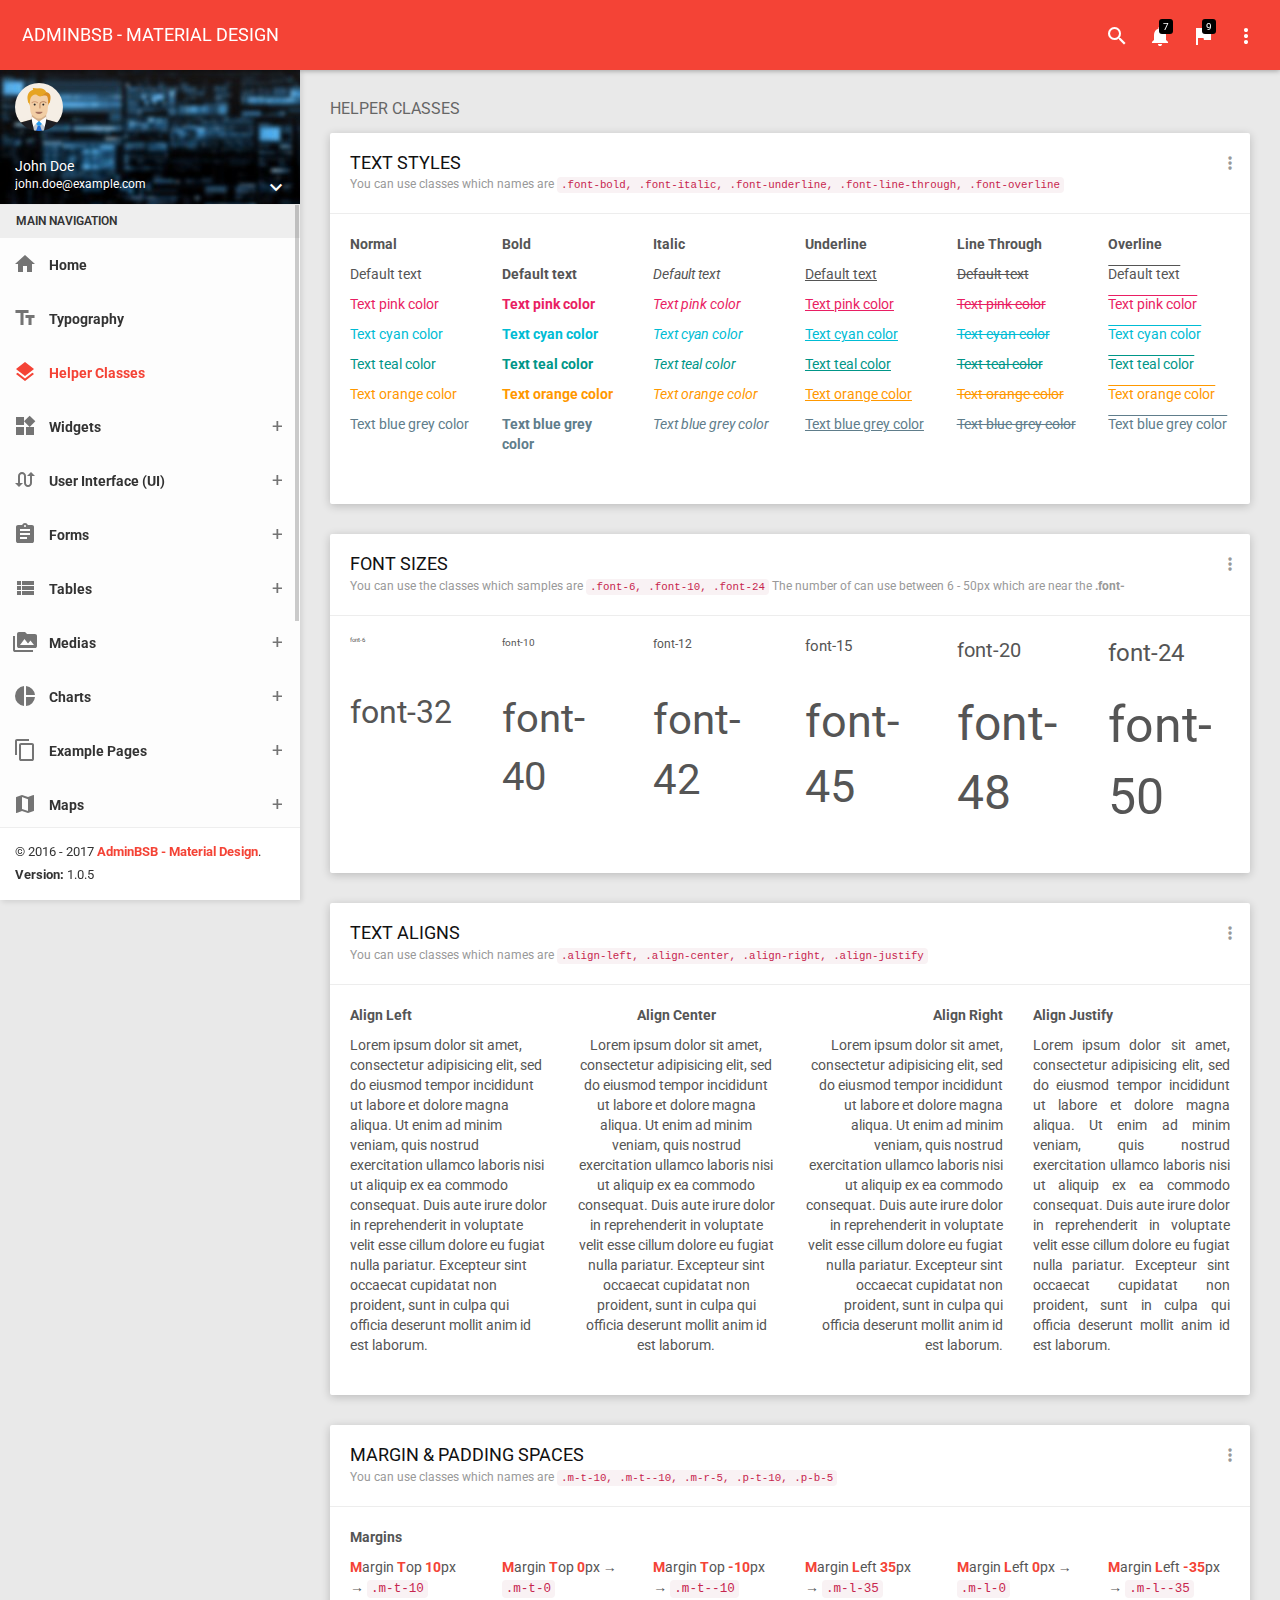
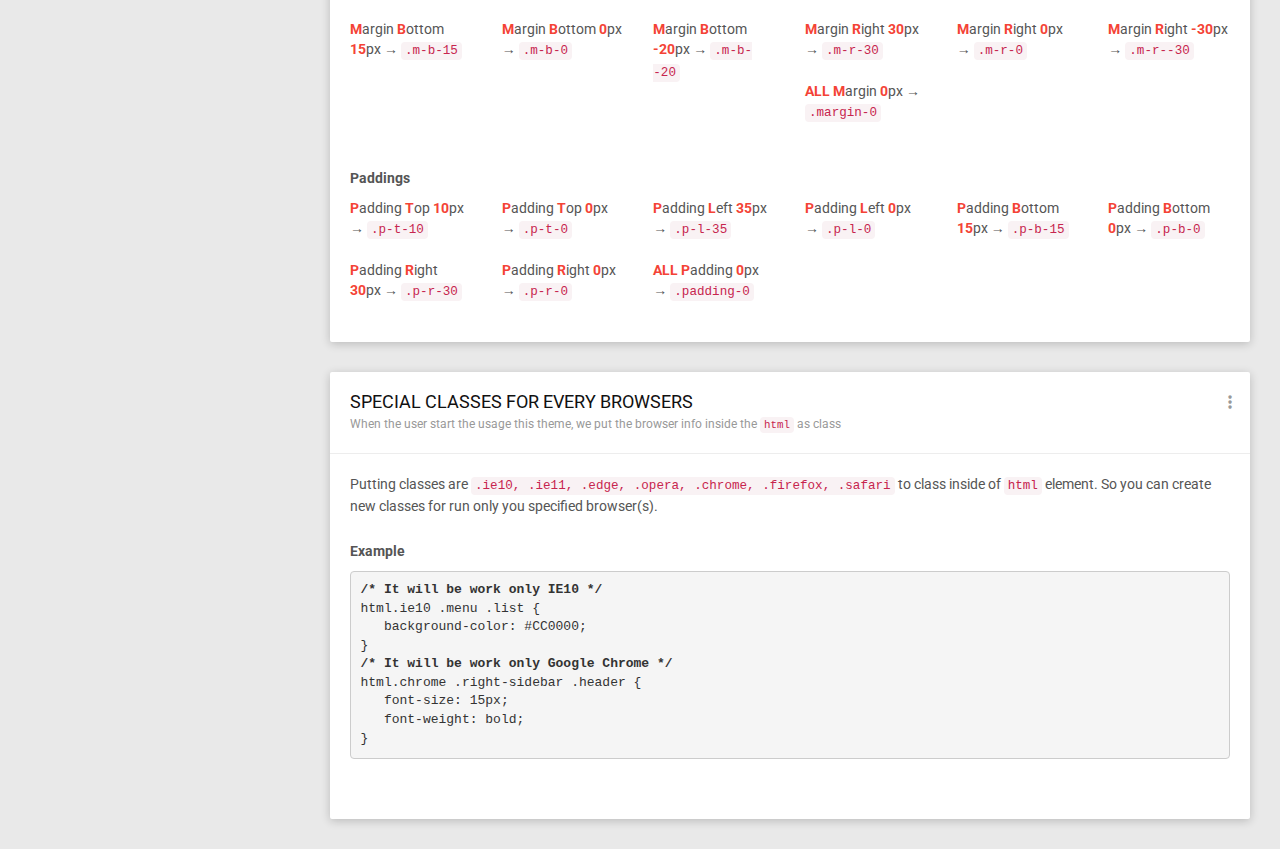
<file: admin/pages/helper-classes.html>
﻿<!DOCTYPE html>
<html>

<head>
    <meta charset="UTF-8">
    <meta content="width=device-width, initial-scale=1, maximum-scale=1, user-scalable=no" name="viewport">
    <title>Helper Classes | Bootstrap Based Admin Template - Material Design</title>

    <!-- Favicon-->
    <link rel="icon" href="../favicon.ico" type="image/x-icon">

    <!-- Google Fonts -->
    <link href="https://fonts.googleapis.com/css?family=Roboto:400,700&subset=latin,cyrillic-ext" rel="stylesheet" type="text/css">
    <link href="https://fonts.googleapis.com/icon?family=Material+Icons" rel="stylesheet" type="text/css">

    <!-- Bootstrap Core Css -->
    <link href="../plugins/bootstrap/css/bootstrap.css" rel="stylesheet">

    <!-- Waves Effect Css -->
    <link href="../plugins/node-waves/waves.css" rel="stylesheet" />

    <!-- Animation Css -->
    <link href="../plugins/animate-css/animate.css" rel="stylesheet" />

    <!-- Custom Css -->
    <link href="../css/style.css" rel="stylesheet">

    <!-- AdminBSB Themes. You can choose a theme from css/themes instead of get all themes -->
    <link href="../css/themes/all-themes.css" rel="stylesheet" />
</head>

<body class="theme-red">
    <!-- Page Loader -->
    <div class="page-loader-wrapper">
        <div class="loader">
            <div class="preloader">
                <div class="spinner-layer pl-red">
                    <div class="circle-clipper left">
                        <div class="circle"></div>
                    </div>
                    <div class="circle-clipper right">
                        <div class="circle"></div>
                    </div>
                </div>
            </div>
            <p>Please wait...</p>
        </div>
    </div>
    <!-- #END# Page Loader -->
    <!-- Overlay For Sidebars -->
    <div class="overlay"></div>
    <!-- #END# Overlay For Sidebars -->
    <!-- Search Bar -->
    <div class="search-bar">
        <div class="search-icon">
            <i class="material-icons">search</i>
        </div>
        <input type="text" placeholder="START TYPING...">
        <div class="close-search">
            <i class="material-icons">close</i>
        </div>
    </div>
    <!-- #END# Search Bar -->
    <!-- Top Bar -->
    <nav class="navbar">
        <div class="container-fluid">
            <div class="navbar-header">
                <a href="javascript:void(0);" class="navbar-toggle collapsed" data-toggle="collapse" data-target="#navbar-collapse" aria-expanded="false"></a>
                <a href="javascript:void(0);" class="bars"></a>
                <a class="navbar-brand" href="widgets/../../index.html">ADMINBSB - MATERIAL DESIGN</a>
            </div>
            <div class="collapse navbar-collapse" id="navbar-collapse">
                <ul class="nav navbar-nav navbar-right">
                    <!-- Call Search -->
                    <li><a href="javascript:void(0);" class="js-search" data-close="true"><i class="material-icons">search</i></a></li>
                    <!-- #END# Call Search -->
                    <!-- Notifications -->
                    <li class="dropdown">
                        <a href="javascript:void(0);" class="dropdown-toggle" data-toggle="dropdown" role="button">
                            <i class="material-icons">notifications</i>
                            <span class="label-count">7</span>
                        </a>
                        <ul class="dropdown-menu">
                            <li class="header">NOTIFICATIONS</li>
                            <li class="body">
                                <ul class="menu">
                                    <li>
                                        <a href="javascript:void(0);">
                                            <div class="icon-circle bg-light-green">
                                                <i class="material-icons">person_add</i>
                                            </div>
                                            <div class="menu-info">
                                                <h4>12 new members joined</h4>
                                                <p>
                                                    <i class="material-icons">access_time</i> 14 mins ago
                                                </p>
                                            </div>
                                        </a>
                                    </li>
                                    <li>
                                        <a href="javascript:void(0);">
                                            <div class="icon-circle bg-cyan">
                                                <i class="material-icons">add_shopping_cart</i>
                                            </div>
                                            <div class="menu-info">
                                                <h4>4 sales made</h4>
                                                <p>
                                                    <i class="material-icons">access_time</i> 22 mins ago
                                                </p>
                                            </div>
                                        </a>
                                    </li>
                                    <li>
                                        <a href="javascript:void(0);">
                                            <div class="icon-circle bg-red">
                                                <i class="material-icons">delete_forever</i>
                                            </div>
                                            <div class="menu-info">
                                                <h4><b>Nancy Doe</b> deleted account</h4>
                                                <p>
                                                    <i class="material-icons">access_time</i> 3 hours ago
                                                </p>
                                            </div>
                                        </a>
                                    </li>
                                    <li>
                                        <a href="javascript:void(0);">
                                            <div class="icon-circle bg-orange">
                                                <i class="material-icons">mode_edit</i>
                                            </div>
                                            <div class="menu-info">
                                                <h4><b>Nancy</b> changed name</h4>
                                                <p>
                                                    <i class="material-icons">access_time</i> 2 hours ago
                                                </p>
                                            </div>
                                        </a>
                                    </li>
                                    <li>
                                        <a href="javascript:void(0);">
                                            <div class="icon-circle bg-blue-grey">
                                                <i class="material-icons">comment</i>
                                            </div>
                                            <div class="menu-info">
                                                <h4><b>John</b> commented your post</h4>
                                                <p>
                                                    <i class="material-icons">access_time</i> 4 hours ago
                                                </p>
                                            </div>
                                        </a>
                                    </li>
                                    <li>
                                        <a href="javascript:void(0);">
                                            <div class="icon-circle bg-light-green">
                                                <i class="material-icons">cached</i>
                                            </div>
                                            <div class="menu-info">
                                                <h4><b>John</b> updated status</h4>
                                                <p>
                                                    <i class="material-icons">access_time</i> 3 hours ago
                                                </p>
                                            </div>
                                        </a>
                                    </li>
                                    <li>
                                        <a href="javascript:void(0);">
                                            <div class="icon-circle bg-purple">
                                                <i class="material-icons">settings</i>
                                            </div>
                                            <div class="menu-info">
                                                <h4>Settings updated</h4>
                                                <p>
                                                    <i class="material-icons">access_time</i> Yesterday
                                                </p>
                                            </div>
                                        </a>
                                    </li>
                                </ul>
                            </li>
                            <li class="footer">
                                <a href="javascript:void(0);">View All Notifications</a>
                            </li>
                        </ul>
                    </li>
                    <!-- #END# Notifications -->
                    <!-- Tasks -->
                    <li class="dropdown">
                        <a href="javascript:void(0);" class="dropdown-toggle" data-toggle="dropdown" role="button">
                            <i class="material-icons">flag</i>
                            <span class="label-count">9</span>
                        </a>
                        <ul class="dropdown-menu">
                            <li class="header">TASKS</li>
                            <li class="body">
                                <ul class="menu tasks">
                                    <li>
                                        <a href="javascript:void(0);">
                                            <h4>
                                                Footer display issue
                                                <small>32%</small>
                                            </h4>
                                            <div class="progress">
                                                <div class="progress-bar bg-pink" role="progressbar" aria-valuenow="85" aria-valuemin="0" aria-valuemax="100" style="width: 32%">
                                                </div>
                                            </div>
                                        </a>
                                    </li>
                                    <li>
                                        <a href="javascript:void(0);">
                                            <h4>
                                                Make new buttons
                                                <small>45%</small>
                                            </h4>
                                            <div class="progress">
                                                <div class="progress-bar bg-cyan" role="progressbar" aria-valuenow="85" aria-valuemin="0" aria-valuemax="100" style="width: 45%">
                                                </div>
                                            </div>
                                        </a>
                                    </li>
                                    <li>
                                        <a href="javascript:void(0);">
                                            <h4>
                                                Create new dashboard
                                                <small>54%</small>
                                            </h4>
                                            <div class="progress">
                                                <div class="progress-bar bg-teal" role="progressbar" aria-valuenow="85" aria-valuemin="0" aria-valuemax="100" style="width: 54%">
                                                </div>
                                            </div>
                                        </a>
                                    </li>
                                    <li>
                                        <a href="javascript:void(0);">
                                            <h4>
                                                Solve transition issue
                                                <small>65%</small>
                                            </h4>
                                            <div class="progress">
                                                <div class="progress-bar bg-orange" role="progressbar" aria-valuenow="85" aria-valuemin="0" aria-valuemax="100" style="width: 65%">
                                                </div>
                                            </div>
                                        </a>
                                    </li>
                                    <li>
                                        <a href="javascript:void(0);">
                                            <h4>
                                                Answer GitHub questions
                                                <small>92%</small>
                                            </h4>
                                            <div class="progress">
                                                <div class="progress-bar bg-purple" role="progressbar" aria-valuenow="85" aria-valuemin="0" aria-valuemax="100" style="width: 92%">
                                                </div>
                                            </div>
                                        </a>
                                    </li>
                                </ul>
                            </li>
                            <li class="footer">
                                <a href="javascript:void(0);">View All Tasks</a>
                            </li>
                        </ul>
                    </li>
                    <!-- #END# Tasks -->
                    <li class="pull-right"><a href="javascript:void(0);" class="js-right-sidebar" data-close="true"><i class="material-icons">more_vert</i></a></li>
                </ul>
            </div>
        </div>
    </nav>
    <!-- #Top Bar -->
    <section>
        <!-- Left Sidebar -->
        <aside id="leftsidebar" class="sidebar">
            <!-- User Info -->
            <div class="user-info">
                <div class="image">
                    <img src="../images/user.png" width="48" height="48" alt="User" />
                </div>
                <div class="info-container">
                    <div class="name" data-toggle="dropdown" aria-haspopup="true" aria-expanded="false">John Doe</div>
                    <div class="email">john.doe@example.com</div>
                    <div class="btn-group user-helper-dropdown">
                        <i class="material-icons" data-toggle="dropdown" aria-haspopup="true" aria-expanded="true">keyboard_arrow_down</i>
                        <ul class="dropdown-menu pull-right">
                            <li><a href="javascript:void(0);"><i class="material-icons">person</i>Profile</a></li>
                            <li role="seperator" class="divider"></li>
                            <li><a href="javascript:void(0);"><i class="material-icons">group</i>Followers</a></li>
                            <li><a href="javascript:void(0);"><i class="material-icons">shopping_cart</i>Sales</a></li>
                            <li><a href="javascript:void(0);"><i class="material-icons">favorite</i>Likes</a></li>
                            <li role="seperator" class="divider"></li>
                            <li><a href="javascript:void(0);"><i class="material-icons">input</i>Sign Out</a></li>
                        </ul>
                    </div>
                </div>
            </div>
            <!-- #User Info -->
            <!-- Menu -->
            <div class="menu">
                <ul class="list">
                    <li class="header">MAIN NAVIGATION</li>
                    <li>
                        <a href="../index.html">
                            <i class="material-icons">home</i>
                            <span>Home</span>
                        </a>
                    </li>
                    <li>
                        <a href="../pages/typography.html">
                            <i class="material-icons">text_fields</i>
                            <span>Typography</span>
                        </a>
                    </li>
                    <li class="active">
                        <a href="../pages/helper-classes.html">
                            <i class="material-icons">layers</i>
                            <span>Helper Classes</span>
                        </a>
                    </li>
                    <li>
                        <a href="javascript:void(0);" class="menu-toggle">
                            <i class="material-icons">widgets</i>
                            <span>Widgets</span>
                        </a>
                        <ul class="ml-menu">
                            <li>
                                <a href="javascript:void(0);" class="menu-toggle">
                                    <span>Cards</span>
                                </a>
                                <ul class="ml-menu">
                                    <li>
                                        <a href="../pages/widgets/cards/basic.html">Basic</a>
                                    </li>
                                    <li>
                                        <a href="../pages/widgets/cards/colored.html">Colored</a>
                                    </li>
                                    <li>
                                        <a href="../pages/widgets/cards/no-header.html">No Header</a>
                                    </li>
                                </ul>
                            </li>
                            <li>
                                <a href="javascript:void(0);" class="menu-toggle">
                                    <span>Infobox</span>
                                </a>
                                <ul class="ml-menu">
                                    <li>
                                        <a href="../pages/widgets/infobox/infobox-1.html">Infobox-1</a>
                                    </li>
                                    <li>
                                        <a href="../pages/widgets/infobox/infobox-2.html">Infobox-2</a>
                                    </li>
                                    <li>
                                        <a href="../pages/widgets/infobox/infobox-3.html">Infobox-3</a>
                                    </li>
                                    <li>
                                        <a href="../pages/widgets/infobox/infobox-4.html">Infobox-4</a>
                                    </li>
                                    <li>
                                        <a href="../pages/widgets/infobox/infobox-5.html">Infobox-5</a>
                                    </li>
                                </ul>
                            </li>
                        </ul>
                    </li>
                    <li>
                        <a href="javascript:void(0);" class="menu-toggle">
                            <i class="material-icons">swap_calls</i>
                            <span>User Interface (UI)</span>
                        </a>
                        <ul class="ml-menu">
                            <li>
                                <a href="../pages/ui/alerts.html">Alerts</a>
                            </li>
                            <li>
                                <a href="../pages/ui/animations.html">Animations</a>
                            </li>
                            <li>
                                <a href="../pages/ui/badges.html">Badges</a>
                            </li>

                            <li>
                                <a href="../pages/ui/breadcrumbs.html">Breadcrumbs</a>
                            </li>
                            <li>
                                <a href="../pages/ui/buttons.html">Buttons</a>
                            </li>
                            <li>
                                <a href="../pages/ui/collapse.html">Collapse</a>
                            </li>
                            <li>
                                <a href="../pages/ui/colors.html">Colors</a>
                            </li>
                            <li>
                                <a href="../pages/ui/dialogs.html">Dialogs</a>
                            </li>
                            <li>
                                <a href="../pages/ui/icons.html">Icons</a>
                            </li>
                            <li>
                                <a href="../pages/ui/labels.html">Labels</a>
                            </li>
                            <li>
                                <a href="../pages/ui/list-group.html">List Group</a>
                            </li>
                            <li>
                                <a href="../pages/ui/media-object.html">Media Object</a>
                            </li>
                            <li>
                                <a href="../pages/ui/modals.html">Modals</a>
                            </li>
                            <li>
                                <a href="../pages/ui/notifications.html">Notifications</a>
                            </li>
                            <li>
                                <a href="../pages/ui/pagination.html">Pagination</a>
                            </li>
                            <li>
                                <a href="../pages/ui/preloaders.html">Preloaders</a>
                            </li>
                            <li>
                                <a href="../pages/ui/progressbars.html">Progress Bars</a>
                            </li>
                            <li>
                                <a href="../pages/ui/range-sliders.html">Range Sliders</a>
                            </li>
                            <li>
                                <a href="../pages/ui/sortable-nestable.html">Sortable & Nestable</a>
                            </li>
                            <li>
                                <a href="../pages/ui/tabs.html">Tabs</a>
                            </li>
                            <li>
                                <a href="../pages/ui/thumbnails.html">Thumbnails</a>
                            </li>
                            <li>
                                <a href="../pages/ui/tooltips-popovers.html">Tooltips & Popovers</a>
                            </li>
                            <li>
                                <a href="../pages/ui/waves.html">Waves</a>
                            </li>
                        </ul>
                    </li>
                    <li>
                        <a href="javascript:void(0);" class="menu-toggle">
                            <i class="material-icons">assignment</i>
                            <span>Forms</span>
                        </a>
                        <ul class="ml-menu">
                            <li>
                                <a href="../pages/forms/basic-form-elements.html">Basic Form Elements</a>
                            </li>
                            <li>
                                <a href="../pages/forms/advanced-form-elements.html">Advanced Form Elements</a>
                            </li>
                            <li>
                                <a href="../pages/forms/form-examples.html">Form Examples</a>
                            </li>
                            <li>
                                <a href="../pages/forms/form-validation.html">Form Validation</a>
                            </li>
                            <li>
                                <a href="../pages/forms/form-wizard.html">Form Wizard</a>
                            </li>
                            <li>
                                <a href="../pages/forms/editors.html">Editors</a>
                            </li>
                        </ul>
                    </li>
                    <li>
                        <a href="javascript:void(0);" class="menu-toggle">
                            <i class="material-icons">view_list</i>
                            <span>Tables</span>
                        </a>
                        <ul class="ml-menu">
                            <li>
                                <a href="../pages/tables/normal-tables.html">Normal Tables</a>
                            </li>
                            <li>
                                <a href="../pages/tables/jquery-datatable.html">Jquery Datatables</a>
                            </li>
                            <li>
                                <a href="../pages/tables/editable-table.html">Editable Tables</a>
                            </li>
                        </ul>
                    </li>
                    <li>
                        <a href="javascript:void(0);" class="menu-toggle">
                            <i class="material-icons">perm_media</i>
                            <span>Medias</span>
                        </a>
                        <ul class="ml-menu">
                            <li>
                                <a href="../pages/medias/image-gallery.html">Image Gallery</a>
                            </li>
                            <li>
                                <a href="../pages/medias/carousel.html">Carousel</a>
                            </li>
                        </ul>
                    </li>
                    <li>
                        <a href="javascript:void(0);" class="menu-toggle">
                            <i class="material-icons">pie_chart</i>
                            <span>Charts</span>
                        </a>
                        <ul class="ml-menu">
                            <li>
                                <a href="../pages/charts/morris.html">Morris</a>
                            </li>
                            <li>
                                <a href="../pages/charts/flot.html">Flot</a>
                            </li>
                            <li>
                                <a href="../pages/charts/chartjs.html">ChartJS</a>
                            </li>
                            <li>
                                <a href="../pages/charts/sparkline.html">Sparkline</a>
                            </li>
                            <li>
                                <a href="../pages/charts/jquery-knob.html">Jquery Knob</a>
                            </li>
                        </ul>
                    </li>
                    <li>
                        <a href="javascript:void(0);" class="menu-toggle">
                            <i class="material-icons">content_copy</i>
                            <span>Example Pages</span>
                        </a>
                        <ul class="ml-menu">
                            <li>
                                <a href="../pages/examples/sign-in.html">Sign In</a>
                            </li>
                            <li>
                                <a href="../pages/examples/sign-up.html">Sign Up</a>
                            </li>
                            <li>
                                <a href="../pages/examples/forgot-password.html">Forgot Password</a>
                            </li>
                            <li>
                                <a href="../pages/examples/blank.html">Blank Page</a>
                            </li>
                            <li>
                                <a href="../pages/examples/404.html">404 - Not Found</a>
                            </li>
                            <li>
                                <a href="../pages/examples/500.html">500 - Server Error</a>
                            </li>
                        </ul>
                    </li>
                    <li>
                        <a href="javascript:void(0);" class="menu-toggle">
                            <i class="material-icons">map</i>
                            <span>Maps</span>
                        </a>
                        <ul class="ml-menu">
                            <li>
                                <a href="../pages/maps/google.html">Google Map</a>
                            </li>
                            <li>
                                <a href="../pages/maps/yandex.html">YandexMap</a>
                            </li>
                            <li>
                                <a href="../pages/maps/jvectormap.html">jVectorMap</a>
                            </li>
                        </ul>
                    </li>
                    <li>
                        <a href="javascript:void(0);" class="menu-toggle">
                            <i class="material-icons">trending_down</i>
                            <span>Multi Level Menu</span>
                        </a>
                        <ul class="ml-menu">
                            <li>
                                <a href="javascript:void(0);">
                                    <span>Menu Item</span>
                                </a>
                            </li>
                            <li>
                                <a href="javascript:void(0);">
                                    <span>Menu Item - 2</span>
                                </a>
                            </li>
                            <li>
                                <a href="javascript:void(0);" class="menu-toggle">
                                    <span>Level - 2</span>
                                </a>
                                <ul class="ml-menu">
                                    <li>
                                        <a href="javascript:void(0);">
                                            <span>Menu Item</span>
                                        </a>
                                    </li>
                                    <li>
                                        <a href="javascript:void(0);" class="menu-toggle">
                                            <span>Level - 3</span>
                                        </a>
                                        <ul class="ml-menu">
                                            <li>
                                                <a href="javascript:void(0);">
                                                    <span>Level - 4</span>
                                                </a>
                                            </li>
                                        </ul>
                                    </li>
                                </ul>
                            </li>
                        </ul>
                    </li>
                    <li>
                        <a href="changelogs.html">
                            <i class="material-icons">update</i>
                            <span>Changelogs</span>
                        </a>
                    </li>
                    <li class="header">LABELS</li>
                    <li>
                        <a href="javascript:void(0);">
                            <i class="material-icons col-red">donut_large</i>
                            <span>Important</span>
                        </a>
                    </li>
                    <li>
                        <a href="javascript:void(0);">
                            <i class="material-icons col-amber">donut_large</i>
                            <span>Warning</span>
                        </a>
                    </li>
                    <li>
                        <a href="javascript:void(0);">
                            <i class="material-icons col-light-blue">donut_large</i>
                            <span>Information</span>
                        </a>
                    </li>
                </ul>
            </div>
            <!-- #Menu -->
            <!-- Footer -->
            <div class="legal">
                <div class="copyright">
                    &copy; 2016 - 2017 <a href="javascript:void(0);">AdminBSB - Material Design</a>.
                </div>
                <div class="version">
                    <b>Version: </b> 1.0.5
                </div>
            </div>
            <!-- #Footer -->
        </aside>
        <!-- #END# Left Sidebar -->
        <!-- Right Sidebar -->
        <aside id="rightsidebar" class="right-sidebar">
            <ul class="nav nav-tabs tab-nav-right" role="tablist">
                <li role="presentation" class="active"><a href="#skins" data-toggle="tab">SKINS</a></li>
                <li role="presentation"><a href="#settings" data-toggle="tab">SETTINGS</a></li>
            </ul>
            <div class="tab-content">
                <div role="tabpanel" class="tab-pane fade in active in active" id="skins">
                    <ul class="demo-choose-skin">
                        <li data-theme="red" class="active">
                            <div class="red"></div>
                            <span>Red</span>
                        </li>
                        <li data-theme="pink">
                            <div class="pink"></div>
                            <span>Pink</span>
                        </li>
                        <li data-theme="purple">
                            <div class="purple"></div>
                            <span>Purple</span>
                        </li>
                        <li data-theme="deep-purple">
                            <div class="deep-purple"></div>
                            <span>Deep Purple</span>
                        </li>
                        <li data-theme="indigo">
                            <div class="indigo"></div>
                            <span>Indigo</span>
                        </li>
                        <li data-theme="blue">
                            <div class="blue"></div>
                            <span>Blue</span>
                        </li>
                        <li data-theme="light-blue">
                            <div class="light-blue"></div>
                            <span>Light Blue</span>
                        </li>
                        <li data-theme="cyan">
                            <div class="cyan"></div>
                            <span>Cyan</span>
                        </li>
                        <li data-theme="teal">
                            <div class="teal"></div>
                            <span>Teal</span>
                        </li>
                        <li data-theme="green">
                            <div class="green"></div>
                            <span>Green</span>
                        </li>
                        <li data-theme="light-green">
                            <div class="light-green"></div>
                            <span>Light Green</span>
                        </li>
                        <li data-theme="lime">
                            <div class="lime"></div>
                            <span>Lime</span>
                        </li>
                        <li data-theme="yellow">
                            <div class="yellow"></div>
                            <span>Yellow</span>
                        </li>
                        <li data-theme="amber">
                            <div class="amber"></div>
                            <span>Amber</span>
                        </li>
                        <li data-theme="orange">
                            <div class="orange"></div>
                            <span>Orange</span>
                        </li>
                        <li data-theme="deep-orange">
                            <div class="deep-orange"></div>
                            <span>Deep Orange</span>
                        </li>
                        <li data-theme="brown">
                            <div class="brown"></div>
                            <span>Brown</span>
                        </li>
                        <li data-theme="grey">
                            <div class="grey"></div>
                            <span>Grey</span>
                        </li>
                        <li data-theme="blue-grey">
                            <div class="blue-grey"></div>
                            <span>Blue Grey</span>
                        </li>
                        <li data-theme="black">
                            <div class="black"></div>
                            <span>Black</span>
                        </li>
                    </ul>
                </div>
                <div role="tabpanel" class="tab-pane fade" id="settings">
                    <div class="demo-settings">
                        <p>GENERAL SETTINGS</p>
                        <ul class="setting-list">
                            <li>
                                <span>Report Panel Usage</span>
                                <div class="switch">
                                    <label><input type="checkbox" checked><span class="lever"></span></label>
                                </div>
                            </li>
                            <li>
                                <span>Email Redirect</span>
                                <div class="switch">
                                    <label><input type="checkbox"><span class="lever"></span></label>
                                </div>
                            </li>
                        </ul>
                        <p>SYSTEM SETTINGS</p>
                        <ul class="setting-list">
                            <li>
                                <span>Notifications</span>
                                <div class="switch">
                                    <label><input type="checkbox" checked><span class="lever"></span></label>
                                </div>
                            </li>
                            <li>
                                <span>Auto Updates</span>
                                <div class="switch">
                                    <label><input type="checkbox" checked><span class="lever"></span></label>
                                </div>
                            </li>
                        </ul>
                        <p>ACCOUNT SETTINGS</p>
                        <ul class="setting-list">
                            <li>
                                <span>Offline</span>
                                <div class="switch">
                                    <label><input type="checkbox"><span class="lever"></span></label>
                                </div>
                            </li>
                            <li>
                                <span>Location Permission</span>
                                <div class="switch">
                                    <label><input type="checkbox" checked><span class="lever"></span></label>
                                </div>
                            </li>
                        </ul>
                    </div>
                </div>
            </div>
        </aside>
        <!-- #END# Right Sidebar -->
    </section>

    <section class="content">
        <div class="container-fluid">
            <div class="block-header">
                <h2>HELPER CLASSES</h2>
            </div>
            <!-- Text Styles -->
            <div class="row clearfix">
                <div class="col-lg-12 col-md-12 col-sm-12 col-xs-12">
                    <div class="card">
                        <div class="header">
                            <h2>
                                TEXT STYLES
                                <small>You can use classes which names are <code>.font-bold, .font-italic, .font-underline, .font-line-through, .font-overline</code></small>
                            </h2>
                            <ul class="header-dropdown m-r--5">
                                <li class="dropdown">
                                    <a href="javascript:void(0);" class="dropdown-toggle" data-toggle="dropdown" role="button" aria-haspopup="true" aria-expanded="false">
                                        <i class="material-icons">more_vert</i>
                                    </a>
                                    <ul class="dropdown-menu pull-right">
                                        <li><a href="javascript:void(0);">Action</a></li>
                                        <li><a href="javascript:void(0);">Another action</a></li>
                                        <li><a href="javascript:void(0);">Something else here</a></li>
                                    </ul>
                                </li>
                            </ul>
                        </div>
                        <div class="body">
                            <div class="row clearfix">
                                <div class="col-lg-2 col-md-2 col-sm-6 col-xs-6">
                                    <p>
                                        <b>Normal</b>
                                    </p>
                                    <p>Default text</p>
                                    <p class="col-pink">Text pink color</p>
                                    <p class="col-cyan">Text cyan color</p>
                                    <p class="col-teal">Text teal color</p>
                                    <p class="col-orange">Text orange color</p>
                                    <p class="col-blue-grey">Text blue grey color</p>
                                </div>
                                <div class="col-lg-2 col-md-2 col-sm-6 col-xs-6">
                                    <p>
                                        <b>Bold</b>
                                    </p>
                                    <p class="font-bold">Default text</p>
                                    <p class="font-bold col-pink">Text pink color</p>
                                    <p class="font-bold col-cyan">Text cyan color</p>
                                    <p class="font-bold col-teal">Text teal color</p>
                                    <p class="font-bold col-orange">Text orange color</p>
                                    <p class="font-bold col-blue-grey">Text blue grey color</p>
                                </div>
                                <div class="col-lg-2 col-md-2 col-sm-6 col-xs-6">
                                    <p>
                                        <b>Italic</b>
                                    </p>
                                    <p class="font-italic">Default text</p>
                                    <p class="font-italic col-pink">Text pink color</p>
                                    <p class="font-italic col-cyan">Text cyan color</p>
                                    <p class="font-italic col-teal">Text teal color</p>
                                    <p class="font-italic col-orange">Text orange color</p>
                                    <p class="font-italic col-blue-grey">Text blue grey color</p>
                                </div>
                                <div class="col-lg-2 col-md-2 col-sm-6 col-xs-6">
                                    <p>
                                        <b>Underline</b>
                                    </p>
                                    <p class="font-underline">Default text</p>
                                    <p class="font-underline col-pink">Text pink color</p>
                                    <p class="font-underline col-cyan">Text cyan color</p>
                                    <p class="font-underline col-teal">Text teal color</p>
                                    <p class="font-underline col-orange">Text orange color</p>
                                    <p class="font-underline col-blue-grey">Text blue grey color</p>
                                </div>
                                <div class="col-lg-2 col-md-2 col-sm-6 col-xs-6">
                                    <p>
                                        <b>Line Through</b>
                                    </p>
                                    <p class="font-line-through">Default text</p>
                                    <p class="font-line-through col-pink">Text pink color</p>
                                    <p class="font-line-through col-cyan">Text cyan color</p>
                                    <p class="font-line-through col-teal">Text teal color</p>
                                    <p class="font-line-through col-orange">Text orange color</p>
                                    <p class="font-line-through col-blue-grey">Text blue grey color</p>
                                </div>
                                <div class="col-lg-2 col-md-2 col-sm-6 col-xs-6">
                                    <p>
                                        <b>Overline</b>
                                    </p>
                                    <p class="font-overline">Default text</p>
                                    <p class="font-overline col-pink">Text pink color</p>
                                    <p class="font-overline col-cyan">Text cyan color</p>
                                    <p class="font-overline col-teal">Text teal color</p>
                                    <p class="font-overline col-orange">Text orange color</p>
                                    <p class="font-overline col-blue-grey">Text blue grey color</p>
                                </div>
                            </div>
                        </div>
                    </div>
                </div>
            </div>
            <!-- #END# Text Styles -->
            <!-- Font Sizes -->
            <div class="row clearfix">
                <div class="col-lg-12 col-md-12 col-sm-12 col-xs-12">
                    <div class="card">
                        <div class="header">
                            <h2>
                                FONT SIZES
                                <small>You can use the classes which samples are <code>.font-6, .font-10, .font-24</code> The number of can use between 6 - 50px which are near the <b>.font-</b></small>
                            </h2>
                            <ul class="header-dropdown m-r--5">
                                <li class="dropdown">
                                    <a href="javascript:void(0);" class="dropdown-toggle" data-toggle="dropdown" role="button" aria-haspopup="true" aria-expanded="false">
                                        <i class="material-icons">more_vert</i>
                                    </a>
                                    <ul class="dropdown-menu pull-right">
                                        <li><a href="javascript:void(0);">Action</a></li>
                                        <li><a href="javascript:void(0);">Another action</a></li>
                                        <li><a href="javascript:void(0);">Something else here</a></li>
                                    </ul>
                                </li>
                            </ul>
                        </div>
                        <div class="body">
                            <div class="row clearfix">
                                <div class="col-md-2">
                                    <div class="font-6">font-6</div>
                                </div>
                                <div class="col-md-2">
                                    <div class="font-10">font-10</div>
                                </div>
                                <div class="col-md-2">
                                    <div class="font-12">font-12</div>
                                </div>
                                <div class="col-md-2">
                                    <div class="font-15">font-15</div>
                                </div>
                                <div class="col-md-2">
                                    <div class="font-20">font-20</div>
                                </div>
                                <div class="col-md-2">
                                    <div class="font-24">font-24</div>
                                </div>
                            </div>
                            <div class="row clearfix">
                                <div class="col-md-2">
                                    <div class="font-32">font-32</div>
                                </div>
                                <div class="col-md-2">
                                    <div class="font-40">font-40</div>
                                </div>
                                <div class="col-md-2">
                                    <div class="font-42">font-42</div>
                                </div>
                                <div class="col-md-2">
                                    <div class="font-45">font-45</div>
                                </div>
                                <div class="col-md-2">
                                    <div class="font-48">font-48</div>
                                </div>
                                <div class="col-md-2">
                                    <div class="font-50">font-50</div>
                                </div>
                            </div>
                        </div>
                    </div>
                </div>
            </div>
            <!-- #END# Font Sizes -->
            <!-- Text Aligns -->
            <div class="row clearfix">
                <div class="col-lg-12 col-md-12 col-sm-12 col-xs-12">
                    <div class="card">
                        <div class="header">
                            <h2>
                                TEXT ALIGNS
                                <small>You can use classes which names are <code>.align-left, .align-center, .align-right, .align-justify</code></small>
                            </h2>
                            <ul class="header-dropdown m-r--5">
                                <li class="dropdown">
                                    <a href="javascript:void(0);" class="dropdown-toggle" data-toggle="dropdown" role="button" aria-haspopup="true" aria-expanded="false">
                                        <i class="material-icons">more_vert</i>
                                    </a>
                                    <ul class="dropdown-menu pull-right">
                                        <li><a href="javascript:void(0);">Action</a></li>
                                        <li><a href="javascript:void(0);">Another action</a></li>
                                        <li><a href="javascript:void(0);">Something else here</a></li>
                                    </ul>
                                </li>
                            </ul>
                        </div>
                        <div class="body">
                            <div class="row clearfix">
                                <div class="col-md-3">
                                    <p class="align-left">
                                        <b>Align Left</b>
                                    </p>
                                    <div class="align-left">
                                        Lorem ipsum dolor sit amet, consectetur adipisicing elit, sed do eiusmod tempor incididunt ut labore et dolore magna aliqua. Ut enim ad minim veniam, quis nostrud exercitation ullamco laboris nisi ut aliquip ex ea commodo consequat. Duis aute irure dolor in reprehenderit in voluptate velit esse cillum dolore eu fugiat nulla pariatur. Excepteur sint occaecat cupidatat non proident, sunt in culpa qui officia deserunt mollit anim id est laborum.
                                    </div>
                                </div>
                                <div class="col-md-3">
                                    <p class="align-center">
                                        <b>Align Center</b>
                                    </p>
                                    <div class="align-center">
                                        Lorem ipsum dolor sit amet, consectetur adipisicing elit, sed do eiusmod tempor incididunt ut labore et dolore magna aliqua. Ut enim ad minim veniam, quis nostrud exercitation ullamco laboris nisi ut aliquip ex ea commodo consequat. Duis aute irure dolor in reprehenderit in voluptate velit esse cillum dolore eu fugiat nulla pariatur. Excepteur sint occaecat cupidatat non proident, sunt in culpa qui officia deserunt mollit anim id est laborum.
                                    </div>
                                </div>
                                <div class="col-md-3">
                                    <p class="align-right">
                                        <b>Align Right</b>
                                    </p>
                                    <div class="align-right">
                                        Lorem ipsum dolor sit amet, consectetur adipisicing elit, sed do eiusmod tempor incididunt ut labore et dolore magna aliqua. Ut enim ad minim veniam, quis nostrud exercitation ullamco laboris nisi ut aliquip ex ea commodo consequat. Duis aute irure dolor in reprehenderit in voluptate velit esse cillum dolore eu fugiat nulla pariatur. Excepteur sint occaecat cupidatat non proident, sunt in culpa qui officia deserunt mollit anim id est laborum.
                                    </div>
                                </div>
                                <div class="col-md-3">
                                    <p class="align-justify">
                                        <b>Align Justify</b>
                                    </p>
                                    <div class="align-justify">
                                        Lorem ipsum dolor sit amet, consectetur adipisicing elit, sed do eiusmod tempor incididunt ut labore et dolore magna aliqua. Ut enim ad minim veniam, quis nostrud exercitation ullamco laboris nisi ut aliquip ex ea commodo consequat. Duis aute irure dolor in reprehenderit in voluptate velit esse cillum dolore eu fugiat nulla pariatur. Excepteur sint occaecat cupidatat non proident, sunt in culpa qui officia deserunt mollit anim id est laborum.
                                    </div>
                                </div>
                            </div>
                        </div>
                    </div>
                </div>
            </div>
            <!-- #END# Text Aligns -->
            <!-- Margin & Padding Spaces -->
            <div class="row clearfix">
                <div class="col-lg-12 col-md-12 col-sm-12 col-xs-12">
                    <div class="card">
                        <div class="header">
                            <h2>
                                MARGIN & PADDING SPACES
                                <small>You can use classes which names are <code>.m-t-10, .m-t--10, .m-r-5, .p-t-10, .p-b-5</code></small>
                            </h2>
                            <ul class="header-dropdown m-r--5">
                                <li class="dropdown">
                                    <a href="javascript:void(0);" class="dropdown-toggle" data-toggle="dropdown" role="button" aria-haspopup="true" aria-expanded="false">
                                        <i class="material-icons">more_vert</i>
                                    </a>
                                    <ul class="dropdown-menu pull-right">
                                        <li><a href="javascript:void(0);">Action</a></li>
                                        <li><a href="javascript:void(0);">Another action</a></li>
                                        <li><a href="javascript:void(0);">Something else here</a></li>
                                    </ul>
                                </li>
                            </ul>
                        </div>
                        <div class="body">
                            <p>
                                <b>Margins</b>
                            </p>
                            <div class="row clearfix">
                                <div class="col-md-2">
                                    <span class="col-red font-bold">M</span>argin <span class="col-red font-bold">T</span>op <span class="col-red font-bold">10</span>px &rarr; <code>.m-t-10</code>
                                </div>
                                <div class="col-md-2">
                                    <span class="col-red font-bold">M</span>argin <span class="col-red font-bold">T</span>op <span class="col-red font-bold">0</span>px &rarr; <code>.m-t-0</code>
                                </div>
                                <div class="col-md-2">
                                    <span class="col-red font-bold">M</span>argin <span class="col-red font-bold">T</span>op <span class="col-red font-bold">-10</span>px &rarr; <code>.m-t--10</code>
                                </div>
                                <div class="col-md-2">
                                    <span class="col-red font-bold">M</span>argin <span class="col-red font-bold">L</span>eft <span class="col-red font-bold">35</span>px &rarr; <code>.m-l-35</code>
                                </div>
                                <div class="col-md-2">
                                    <span class="col-red font-bold">M</span>argin <span class="col-red font-bold">L</span>eft <span class="col-red font-bold">0</span>px &rarr; <code>.m-l-0</code>
                                </div>
                                <div class="col-md-2">
                                    <span class="col-red font-bold">M</span>argin <span class="col-red font-bold">L</span>eft <span class="col-red font-bold">-35</span>px &rarr; <code>.m-l--35</code>
                                </div>
                                <div class="col-md-2">
                                    <span class="col-red font-bold">M</span>argin <span class="col-red font-bold">B</span>ottom <span class="col-red font-bold">15</span>px &rarr; <code>.m-b-15</code>
                                </div>
                                <div class="col-md-2">
                                    <span class="col-red font-bold">M</span>argin <span class="col-red font-bold">B</span>ottom <span class="col-red font-bold">0</span>px &rarr; <code>.m-b-0</code>
                                </div>
                                <div class="col-md-2">
                                    <span class="col-red font-bold">M</span>argin <span class="col-red font-bold">B</span>ottom <span class="col-red font-bold">-20</span>px &rarr; <code>.m-b--20</code>
                                </div>
                                <div class="col-md-2">
                                    <span class="col-red font-bold">M</span>argin <span class="col-red font-bold">R</span>ight <span class="col-red font-bold">30</span>px &rarr; <code>.m-r-30</code>
                                </div>
                                <div class="col-md-2">
                                    <span class="col-red font-bold">M</span>argin <span class="col-red font-bold">R</span>ight <span class="col-red font-bold">0</span>px &rarr; <code>.m-r-0</code>
                                </div>
                                <div class="col-md-2">
                                    <span class="col-red font-bold">M</span>argin <span class="col-red font-bold">R</span>ight <span class="col-red font-bold">-30</span>px &rarr; <code>.m-r--30</code>
                                </div>
                                <div class="col-md-2">
                                    <span class="col-red font-bold">ALL M</span>argin <span class="col-red font-bold">0</span>px &rarr; <code>.margin-0</code>
                                </div>
                            </div>

                            <p class="m-t-25">
                                <b>Paddings</b>
                            </p>
                            <div class="row clearfix">
                                <div class="col-md-2">
                                    <span class="col-red font-bold">P</span>adding <span class="col-red font-bold">T</span>op <span class="col-red font-bold">10</span>px &rarr; <code>.p-t-10</code>
                                </div>
                                <div class="col-md-2">
                                    <span class="col-red font-bold">P</span>adding <span class="col-red font-bold">T</span>op <span class="col-red font-bold">0</span>px &rarr; <code>.p-t-0</code>
                                </div>
                                <div class="col-md-2">
                                    <span class="col-red font-bold">P</span>adding <span class="col-red font-bold">L</span>eft <span class="col-red font-bold">35</span>px &rarr; <code>.p-l-35</code>
                                </div>
                                <div class="col-md-2">
                                    <span class="col-red font-bold">P</span>adding <span class="col-red font-bold">L</span>eft <span class="col-red font-bold">0</span>px &rarr; <code>.p-l-0</code>
                                </div>
                                <div class="col-md-2">
                                    <span class="col-red font-bold">P</span>adding <span class="col-red font-bold">B</span>ottom <span class="col-red font-bold">15</span>px &rarr; <code>.p-b-15</code>
                                </div>
                                <div class="col-md-2">
                                    <span class="col-red font-bold">P</span>adding <span class="col-red font-bold">B</span>ottom <span class="col-red font-bold">0</span>px &rarr; <code>.p-b-0</code>
                                </div>
                                <div class="col-md-2">
                                    <span class="col-red font-bold">P</span>adding <span class="col-red font-bold">R</span>ight <span class="col-red font-bold">30</span>px &rarr; <code>.p-r-30</code>
                                </div>
                                <div class="col-md-2">
                                    <span class="col-red font-bold">P</span>adding <span class="col-red font-bold">R</span>ight <span class="col-red font-bold">0</span>px &rarr; <code>.p-r-0</code>
                                </div>
                                <div class="col-md-2">
                                    <span class="col-red font-bold">ALL P</span>adding <span class="col-red font-bold">0</span>px &rarr; <code>.padding-0</code>
                                </div>
                            </div>
                        </div>
                    </div>
                </div>
            </div>
            <!-- #END# Margin & Padding Spaces -->
            <!-- Special Class For User Entered Browser -->
            <div class="row clearfix">
                <div class="col-lg-12 col-md-12 col-sm-12 col-xs-12">
                    <div class="card">
                        <div class="header">
                            <h2>
                                SPECIAL CLASSES FOR EVERY BROWSERS
                                <small>When the user start the usage this theme, we put the browser info inside the <code>html</code> as class</small>
                            </h2>
                            <ul class="header-dropdown m-r--5">
                                <li class="dropdown">
                                    <a href="javascript:void(0);" class="dropdown-toggle" data-toggle="dropdown" role="button" aria-haspopup="true" aria-expanded="false">
                                        <i class="material-icons">more_vert</i>
                                    </a>
                                    <ul class="dropdown-menu pull-right">
                                        <li><a href="javascript:void(0);">Action</a></li>
                                        <li><a href="javascript:void(0);">Another action</a></li>
                                        <li><a href="javascript:void(0);">Something else here</a></li>
                                    </ul>
                                </li>
                            </ul>
                        </div>
                        <div class="body">
                            Putting classes are <code>.ie10, .ie11, .edge, .opera, .chrome, .firefox, .safari</code> to class inside of <code>html</code> element. So you can create new classes for run only you specified browser(s).
                            <p class="m-t-25"><b>Example</b></p>
                            <pre><code class="language-css"><b>/* It will be work only IE10 */</b>
html.ie10 .menu .list {
   background-color: #CC0000;
}
<b>/* It will be work only Google Chrome */</b>
html.chrome .right-sidebar .header {
   font-size: 15px;
   font-weight: bold;
}</code></pre><p>&nbsp;</p>
                        </div>
                    </div>
                </div>
            </div>
            <!-- #END# Special Class For User Entered Browser -->
        </div>
    </section>

    <!-- Jquery Core Js -->
    <script src="../plugins/jquery/jquery.min.js"></script>

    <!-- Bootstrap Core Js -->
    <script src="../plugins/bootstrap/js/bootstrap.js"></script>

    <!-- Select Plugin Js -->
    <script src="../plugins/bootstrap-select/js/bootstrap-select.js"></script>

    <!-- Slimscroll Plugin Js -->
    <script src="../plugins/jquery-slimscroll/jquery.slimscroll.js"></script>

    <!-- Waves Effect Plugin Js -->
    <script src="../plugins/node-waves/waves.js"></script>

    <!-- Custom Js -->
    <script src="../js/admin.js"></script>

    <!-- Demo Js -->
    <script src="../js/demo.js"></script>
</body>

</html>
</file>
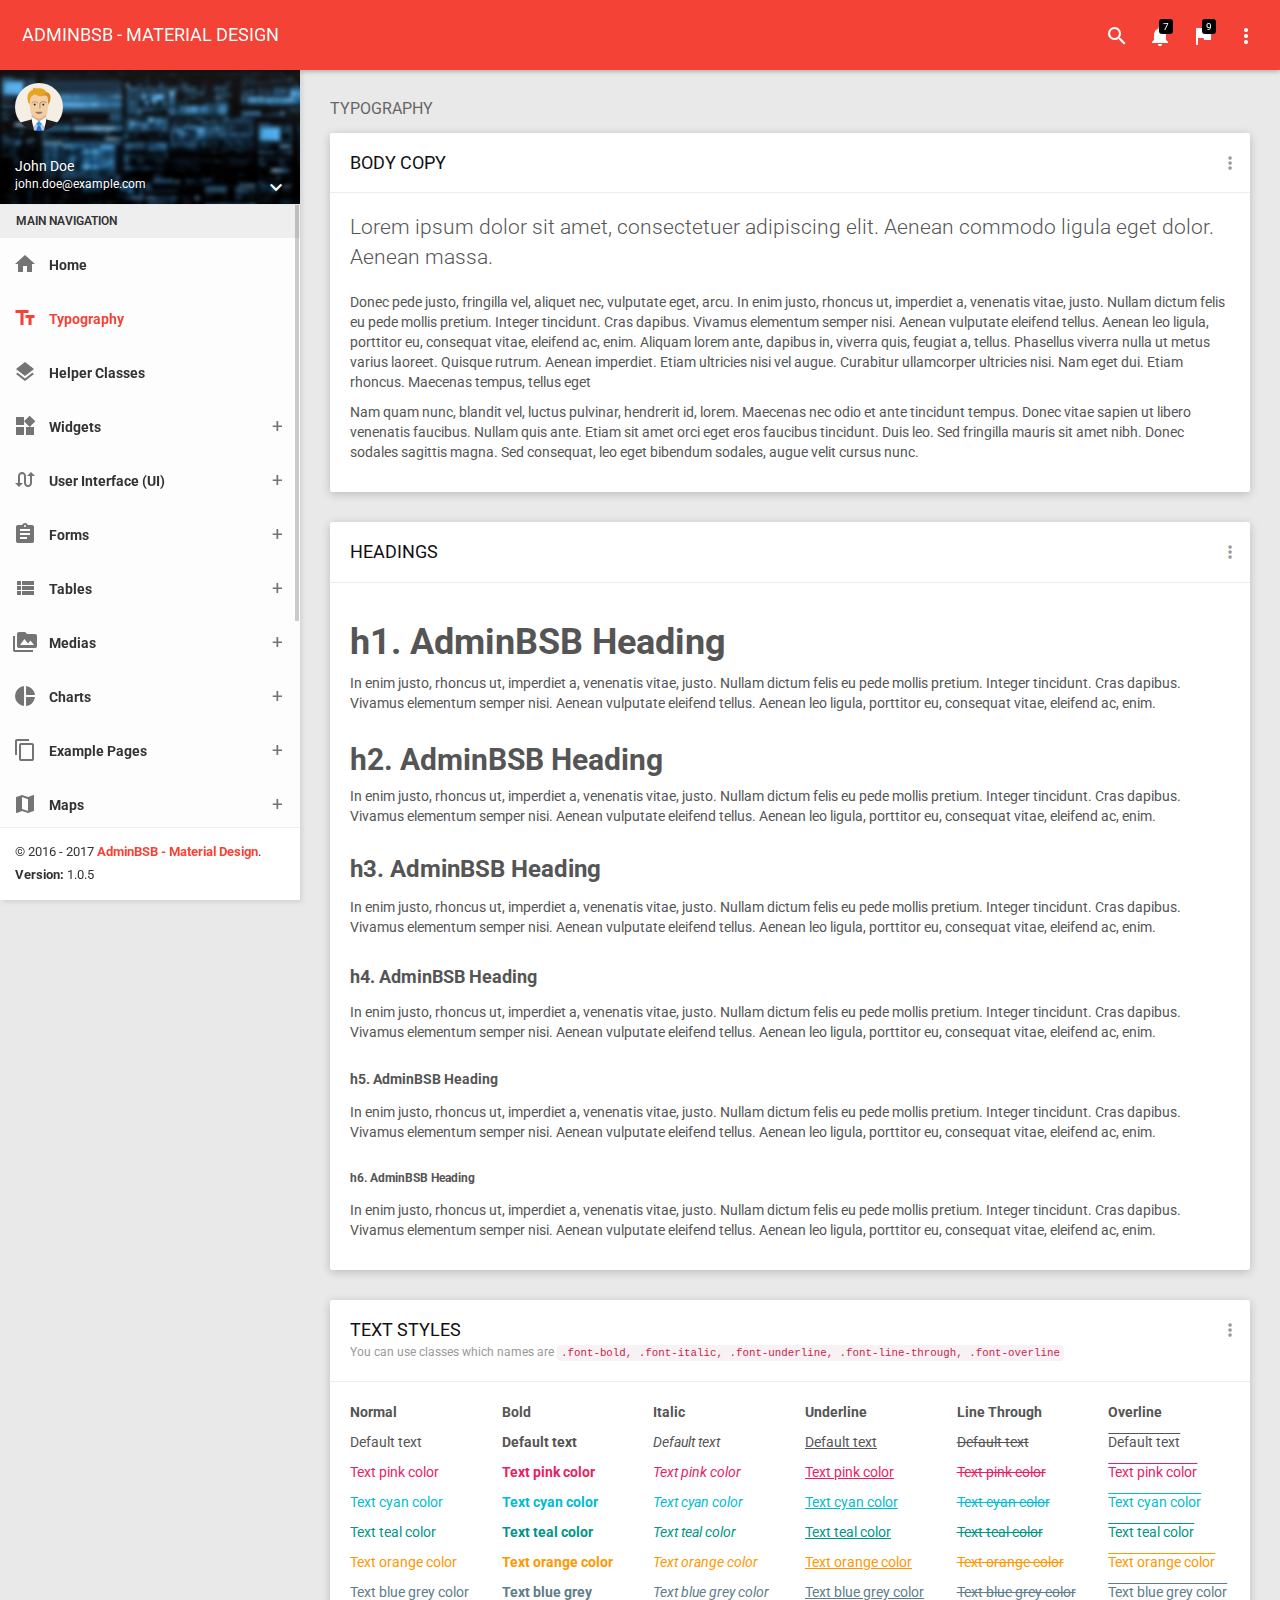
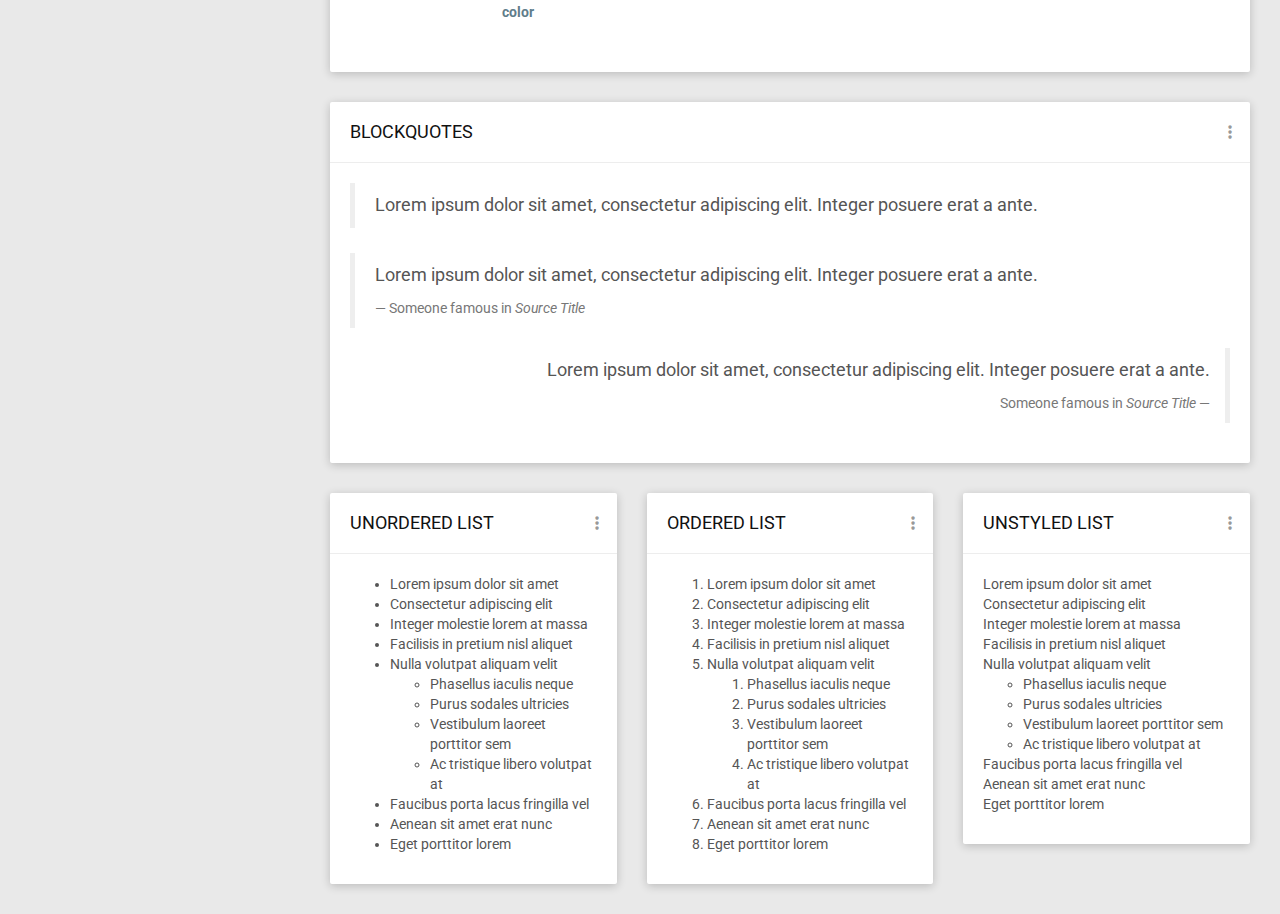
<file: admin/pages/typography.html>
﻿<!DOCTYPE html>
<html>

<head>
    <meta charset="UTF-8">
    <meta content="width=device-width, initial-scale=1, maximum-scale=1, user-scalable=no" name="viewport">
    <title>Typography | Bootstrap Based Admin Template - Material Design</title>

    <!-- Favicon-->
    <link rel="icon" href="../favicon.ico" type="image/x-icon">

    <!-- Google Fonts -->
    <link href="https://fonts.googleapis.com/css?family=Roboto:400,700&subset=latin,cyrillic-ext" rel="stylesheet" type="text/css">
    <link href="https://fonts.googleapis.com/icon?family=Material+Icons" rel="stylesheet" type="text/css">

    <!-- Bootstrap Core Css -->
    <link href="../plugins/bootstrap/css/bootstrap.css" rel="stylesheet">

    <!-- Waves Effect Css -->
    <link href="../plugins/node-waves/waves.css" rel="stylesheet" />

    <!-- Animation Css -->
    <link href="../plugins/animate-css/animate.css" rel="stylesheet" />

    <!-- Custom Css -->
    <link href="../css/style.css" rel="stylesheet">

    <!-- AdminBSB Themes. You can choose a theme from css/themes instead of get all themes -->
    <link href="../css/themes/all-themes.css" rel="stylesheet" />
</head>

<body class="theme-red">
    <!-- Page Loader -->
    <div class="page-loader-wrapper">
        <div class="loader">
            <div class="preloader">
                <div class="spinner-layer pl-red">
                    <div class="circle-clipper left">
                        <div class="circle"></div>
                    </div>
                    <div class="circle-clipper right">
                        <div class="circle"></div>
                    </div>
                </div>
            </div>
            <p>Please wait...</p>
        </div>
    </div>
    <!-- #END# Page Loader -->
    <!-- Overlay For Sidebars -->
    <div class="overlay"></div>
    <!-- #END# Overlay For Sidebars -->
    <!-- Search Bar -->
    <div class="search-bar">
        <div class="search-icon">
            <i class="material-icons">search</i>
        </div>
        <input type="text" placeholder="START TYPING...">
        <div class="close-search">
            <i class="material-icons">close</i>
        </div>
    </div>
    <!-- #END# Search Bar -->
    <!-- Top Bar -->
    <nav class="navbar">
        <div class="container-fluid">
            <div class="navbar-header">
                <a href="javascript:void(0);" class="navbar-toggle collapsed" data-toggle="collapse" data-target="#navbar-collapse" aria-expanded="false"></a>
                <a href="javascript:void(0);" class="bars"></a>
                <a class="navbar-brand" href="widgets/../../index.html">ADMINBSB - MATERIAL DESIGN</a>
            </div>
            <div class="collapse navbar-collapse" id="navbar-collapse">
                <ul class="nav navbar-nav navbar-right">
                    <!-- Call Search -->
                    <li><a href="javascript:void(0);" class="js-search" data-close="true"><i class="material-icons">search</i></a></li>
                    <!-- #END# Call Search -->
                    <!-- Notifications -->
                    <li class="dropdown">
                        <a href="javascript:void(0);" class="dropdown-toggle" data-toggle="dropdown" role="button">
                            <i class="material-icons">notifications</i>
                            <span class="label-count">7</span>
                        </a>
                        <ul class="dropdown-menu">
                            <li class="header">NOTIFICATIONS</li>
                            <li class="body">
                                <ul class="menu">
                                    <li>
                                        <a href="javascript:void(0);">
                                            <div class="icon-circle bg-light-green">
                                                <i class="material-icons">person_add</i>
                                            </div>
                                            <div class="menu-info">
                                                <h4>12 new members joined</h4>
                                                <p>
                                                    <i class="material-icons">access_time</i> 14 mins ago
                                                </p>
                                            </div>
                                        </a>
                                    </li>
                                    <li>
                                        <a href="javascript:void(0);">
                                            <div class="icon-circle bg-cyan">
                                                <i class="material-icons">add_shopping_cart</i>
                                            </div>
                                            <div class="menu-info">
                                                <h4>4 sales made</h4>
                                                <p>
                                                    <i class="material-icons">access_time</i> 22 mins ago
                                                </p>
                                            </div>
                                        </a>
                                    </li>
                                    <li>
                                        <a href="javascript:void(0);">
                                            <div class="icon-circle bg-red">
                                                <i class="material-icons">delete_forever</i>
                                            </div>
                                            <div class="menu-info">
                                                <h4><b>Nancy Doe</b> deleted account</h4>
                                                <p>
                                                    <i class="material-icons">access_time</i> 3 hours ago
                                                </p>
                                            </div>
                                        </a>
                                    </li>
                                    <li>
                                        <a href="javascript:void(0);">
                                            <div class="icon-circle bg-orange">
                                                <i class="material-icons">mode_edit</i>
                                            </div>
                                            <div class="menu-info">
                                                <h4><b>Nancy</b> changed name</h4>
                                                <p>
                                                    <i class="material-icons">access_time</i> 2 hours ago
                                                </p>
                                            </div>
                                        </a>
                                    </li>
                                    <li>
                                        <a href="javascript:void(0);">
                                            <div class="icon-circle bg-blue-grey">
                                                <i class="material-icons">comment</i>
                                            </div>
                                            <div class="menu-info">
                                                <h4><b>John</b> commented your post</h4>
                                                <p>
                                                    <i class="material-icons">access_time</i> 4 hours ago
                                                </p>
                                            </div>
                                        </a>
                                    </li>
                                    <li>
                                        <a href="javascript:void(0);">
                                            <div class="icon-circle bg-light-green">
                                                <i class="material-icons">cached</i>
                                            </div>
                                            <div class="menu-info">
                                                <h4><b>John</b> updated status</h4>
                                                <p>
                                                    <i class="material-icons">access_time</i> 3 hours ago
                                                </p>
                                            </div>
                                        </a>
                                    </li>
                                    <li>
                                        <a href="javascript:void(0);">
                                            <div class="icon-circle bg-purple">
                                                <i class="material-icons">settings</i>
                                            </div>
                                            <div class="menu-info">
                                                <h4>Settings updated</h4>
                                                <p>
                                                    <i class="material-icons">access_time</i> Yesterday
                                                </p>
                                            </div>
                                        </a>
                                    </li>
                                </ul>
                            </li>
                            <li class="footer">
                                <a href="javascript:void(0);">View All Notifications</a>
                            </li>
                        </ul>
                    </li>
                    <!-- #END# Notifications -->
                    <!-- Tasks -->
                    <li class="dropdown">
                        <a href="javascript:void(0);" class="dropdown-toggle" data-toggle="dropdown" role="button">
                            <i class="material-icons">flag</i>
                            <span class="label-count">9</span>
                        </a>
                        <ul class="dropdown-menu">
                            <li class="header">TASKS</li>
                            <li class="body">
                                <ul class="menu tasks">
                                    <li>
                                        <a href="javascript:void(0);">
                                            <h4>
                                                Footer display issue
                                                <small>32%</small>
                                            </h4>
                                            <div class="progress">
                                                <div class="progress-bar bg-pink" role="progressbar" aria-valuenow="85" aria-valuemin="0" aria-valuemax="100" style="width: 32%">
                                                </div>
                                            </div>
                                        </a>
                                    </li>
                                    <li>
                                        <a href="javascript:void(0);">
                                            <h4>
                                                Make new buttons
                                                <small>45%</small>
                                            </h4>
                                            <div class="progress">
                                                <div class="progress-bar bg-cyan" role="progressbar" aria-valuenow="85" aria-valuemin="0" aria-valuemax="100" style="width: 45%">
                                                </div>
                                            </div>
                                        </a>
                                    </li>
                                    <li>
                                        <a href="javascript:void(0);">
                                            <h4>
                                                Create new dashboard
                                                <small>54%</small>
                                            </h4>
                                            <div class="progress">
                                                <div class="progress-bar bg-teal" role="progressbar" aria-valuenow="85" aria-valuemin="0" aria-valuemax="100" style="width: 54%">
                                                </div>
                                            </div>
                                        </a>
                                    </li>
                                    <li>
                                        <a href="javascript:void(0);">
                                            <h4>
                                                Solve transition issue
                                                <small>65%</small>
                                            </h4>
                                            <div class="progress">
                                                <div class="progress-bar bg-orange" role="progressbar" aria-valuenow="85" aria-valuemin="0" aria-valuemax="100" style="width: 65%">
                                                </div>
                                            </div>
                                        </a>
                                    </li>
                                    <li>
                                        <a href="javascript:void(0);">
                                            <h4>
                                                Answer GitHub questions
                                                <small>92%</small>
                                            </h4>
                                            <div class="progress">
                                                <div class="progress-bar bg-purple" role="progressbar" aria-valuenow="85" aria-valuemin="0" aria-valuemax="100" style="width: 92%">
                                                </div>
                                            </div>
                                        </a>
                                    </li>
                                </ul>
                            </li>
                            <li class="footer">
                                <a href="javascript:void(0);">View All Tasks</a>
                            </li>
                        </ul>
                    </li>
                    <!-- #END# Tasks -->
                    <li class="pull-right"><a href="javascript:void(0);" class="js-right-sidebar" data-close="true"><i class="material-icons">more_vert</i></a></li>
                </ul>
            </div>
        </div>
    </nav>
    <!-- #Top Bar -->
    <section>
        <!-- Left Sidebar -->
        <aside id="leftsidebar" class="sidebar">
            <!-- User Info -->
            <div class="user-info">
                <div class="image">
                    <img src="../images/user.png" width="48" height="48" alt="User" />
                </div>
                <div class="info-container">
                    <div class="name" data-toggle="dropdown" aria-haspopup="true" aria-expanded="false">John Doe</div>
                    <div class="email">john.doe@example.com</div>
                    <div class="btn-group user-helper-dropdown">
                        <i class="material-icons" data-toggle="dropdown" aria-haspopup="true" aria-expanded="true">keyboard_arrow_down</i>
                        <ul class="dropdown-menu pull-right">
                            <li><a href="javascript:void(0);"><i class="material-icons">person</i>Profile</a></li>
                            <li role="seperator" class="divider"></li>
                            <li><a href="javascript:void(0);"><i class="material-icons">group</i>Followers</a></li>
                            <li><a href="javascript:void(0);"><i class="material-icons">shopping_cart</i>Sales</a></li>
                            <li><a href="javascript:void(0);"><i class="material-icons">favorite</i>Likes</a></li>
                            <li role="seperator" class="divider"></li>
                            <li><a href="javascript:void(0);"><i class="material-icons">input</i>Sign Out</a></li>
                        </ul>
                    </div>
                </div>
            </div>
            <!-- #User Info -->
            <!-- Menu -->
            <div class="menu">
                <ul class="list">
                    <li class="header">MAIN NAVIGATION</li>
                    <li>
                        <a href="../index.html">
                            <i class="material-icons">home</i>
                            <span>Home</span>
                        </a>
                    </li>
                    <li class="active">
                        <a href="../pages/typography.html">
                            <i class="material-icons">text_fields</i>
                            <span>Typography</span>
                        </a>
                    </li>
                    <li>
                        <a href="../pages/helper-classes.html">
                            <i class="material-icons">layers</i>
                            <span>Helper Classes</span>
                        </a>
                    </li>
                    <li>
                        <a href="javascript:void(0);" class="menu-toggle">
                            <i class="material-icons">widgets</i>
                            <span>Widgets</span>
                        </a>
                        <ul class="ml-menu">
                            <li>
                                <a href="javascript:void(0);" class="menu-toggle">
                                    <span>Cards</span>
                                </a>
                                <ul class="ml-menu">
                                    <li>
                                        <a href="../pages/widgets/cards/basic.html">Basic</a>
                                    </li>
                                    <li>
                                        <a href="../pages/widgets/cards/colored.html">Colored</a>
                                    </li>
                                    <li>
                                        <a href="../pages/widgets/cards/no-header.html">No Header</a>
                                    </li>
                                </ul>
                            </li>
                            <li>
                                <a href="javascript:void(0);" class="menu-toggle">
                                    <span>Infobox</span>
                                </a>
                                <ul class="ml-menu">
                                    <li>
                                        <a href="../pages/widgets/infobox/infobox-1.html">Infobox-1</a>
                                    </li>
                                    <li>
                                        <a href="../pages/widgets/infobox/infobox-2.html">Infobox-2</a>
                                    </li>
                                    <li>
                                        <a href="../pages/widgets/infobox/infobox-3.html">Infobox-3</a>
                                    </li>
                                    <li>
                                        <a href="../pages/widgets/infobox/infobox-4.html">Infobox-4</a>
                                    </li>
                                    <li>
                                        <a href="../pages/widgets/infobox/infobox-5.html">Infobox-5</a>
                                    </li>
                                </ul>
                            </li>
                        </ul>
                    </li>
                    <li>
                        <a href="javascript:void(0);" class="menu-toggle">
                            <i class="material-icons">swap_calls</i>
                            <span>User Interface (UI)</span>
                        </a>
                        <ul class="ml-menu">
                            <li>
                                <a href="../pages/ui/alerts.html">Alerts</a>
                            </li>
                            <li>
                                <a href="../pages/ui/animations.html">Animations</a>
                            </li>
                            <li>
                                <a href="../pages/ui/badges.html">Badges</a>
                            </li>

                            <li>
                                <a href="../pages/ui/breadcrumbs.html">Breadcrumbs</a>
                            </li>
                            <li>
                                <a href="../pages/ui/buttons.html">Buttons</a>
                            </li>
                            <li>
                                <a href="../pages/ui/collapse.html">Collapse</a>
                            </li>
                            <li>
                                <a href="../pages/ui/colors.html">Colors</a>
                            </li>
                            <li>
                                <a href="../pages/ui/dialogs.html">Dialogs</a>
                            </li>
                            <li>
                                <a href="../pages/ui/icons.html">Icons</a>
                            </li>
                            <li>
                                <a href="../pages/ui/labels.html">Labels</a>
                            </li>
                            <li>
                                <a href="../pages/ui/list-group.html">List Group</a>
                            </li>
                            <li>
                                <a href="../pages/ui/media-object.html">Media Object</a>
                            </li>
                            <li>
                                <a href="../pages/ui/modals.html">Modals</a>
                            </li>
                            <li>
                                <a href="../pages/ui/notifications.html">Notifications</a>
                            </li>
                            <li>
                                <a href="../pages/ui/pagination.html">Pagination</a>
                            </li>
                            <li>
                                <a href="../pages/ui/preloaders.html">Preloaders</a>
                            </li>
                            <li>
                                <a href="../pages/ui/progressbars.html">Progress Bars</a>
                            </li>
                            <li>
                                <a href="../pages/ui/range-sliders.html">Range Sliders</a>
                            </li>
                            <li>
                                <a href="../pages/ui/sortable-nestable.html">Sortable & Nestable</a>
                            </li>
                            <li>
                                <a href="../pages/ui/tabs.html">Tabs</a>
                            </li>
                            <li>
                                <a href="../pages/ui/thumbnails.html">Thumbnails</a>
                            </li>
                            <li>
                                <a href="../pages/ui/tooltips-popovers.html">Tooltips & Popovers</a>
                            </li>
                            <li>
                                <a href="../pages/ui/waves.html">Waves</a>
                            </li>
                        </ul>
                    </li>
                    <li>
                        <a href="javascript:void(0);" class="menu-toggle">
                            <i class="material-icons">assignment</i>
                            <span>Forms</span>
                        </a>
                        <ul class="ml-menu">
                            <li>
                                <a href="../pages/forms/basic-form-elements.html">Basic Form Elements</a>
                            </li>
                            <li>
                                <a href="../pages/forms/advanced-form-elements.html">Advanced Form Elements</a>
                            </li>
                            <li>
                                <a href="../pages/forms/form-examples.html">Form Examples</a>
                            </li>
                            <li>
                                <a href="../pages/forms/form-validation.html">Form Validation</a>
                            </li>
                            <li>
                                <a href="../pages/forms/form-wizard.html">Form Wizard</a>
                            </li>
                            <li>
                                <a href="../pages/forms/editors.html">Editors</a>
                            </li>
                        </ul>
                    </li>
                    <li>
                        <a href="javascript:void(0);" class="menu-toggle">
                            <i class="material-icons">view_list</i>
                            <span>Tables</span>
                        </a>
                        <ul class="ml-menu">
                            <li>
                                <a href="../pages/tables/normal-tables.html">Normal Tables</a>
                            </li>
                            <li>
                                <a href="../pages/tables/jquery-datatable.html">Jquery Datatables</a>
                            </li>
                            <li>
                                <a href="../pages/tables/editable-table.html">Editable Tables</a>
                            </li>
                        </ul>
                    </li>
                    <li>
                        <a href="javascript:void(0);" class="menu-toggle">
                            <i class="material-icons">perm_media</i>
                            <span>Medias</span>
                        </a>
                        <ul class="ml-menu">
                            <li>
                                <a href="../pages/medias/image-gallery.html">Image Gallery</a>
                            </li>
                            <li>
                                <a href="../pages/medias/carousel.html">Carousel</a>
                            </li>
                        </ul>
                    </li>
                    <li>
                        <a href="javascript:void(0);" class="menu-toggle">
                            <i class="material-icons">pie_chart</i>
                            <span>Charts</span>
                        </a>
                        <ul class="ml-menu">
                            <li>
                                <a href="../pages/charts/morris.html">Morris</a>
                            </li>
                            <li>
                                <a href="../pages/charts/flot.html">Flot</a>
                            </li>
                            <li>
                                <a href="../pages/charts/chartjs.html">ChartJS</a>
                            </li>
                            <li>
                                <a href="../pages/charts/sparkline.html">Sparkline</a>
                            </li>
                            <li>
                                <a href="../pages/charts/jquery-knob.html">Jquery Knob</a>
                            </li>
                        </ul>
                    </li>
                    <li>
                        <a href="javascript:void(0);" class="menu-toggle">
                            <i class="material-icons">content_copy</i>
                            <span>Example Pages</span>
                        </a>
                        <ul class="ml-menu">
                            <li>
                                <a href="../pages/examples/sign-in.html">Sign In</a>
                            </li>
                            <li>
                                <a href="../pages/examples/sign-up.html">Sign Up</a>
                            </li>
                            <li>
                                <a href="../pages/examples/forgot-password.html">Forgot Password</a>
                            </li>
                            <li>
                                <a href="../pages/examples/blank.html">Blank Page</a>
                            </li>
                            <li>
                                <a href="../pages/examples/404.html">404 - Not Found</a>
                            </li>
                            <li>
                                <a href="../pages/examples/500.html">500 - Server Error</a>
                            </li>
                        </ul>
                    </li>
                    <li>
                        <a href="javascript:void(0);" class="menu-toggle">
                            <i class="material-icons">map</i>
                            <span>Maps</span>
                        </a>
                        <ul class="ml-menu">
                            <li>
                                <a href="../pages/maps/google.html">Google Map</a>
                            </li>
                            <li>
                                <a href="../pages/maps/yandex.html">YandexMap</a>
                            </li>
                            <li>
                                <a href="../pages/maps/jvectormap.html">jVectorMap</a>
                            </li>
                        </ul>
                    </li>
                    <li>
                        <a href="javascript:void(0);" class="menu-toggle">
                            <i class="material-icons">trending_down</i>
                            <span>Multi Level Menu</span>
                        </a>
                        <ul class="ml-menu">
                            <li>
                                <a href="javascript:void(0);">
                                    <span>Menu Item</span>
                                </a>
                            </li>
                            <li>
                                <a href="javascript:void(0);">
                                    <span>Menu Item - 2</span>
                                </a>
                            </li>
                            <li>
                                <a href="javascript:void(0);" class="menu-toggle">
                                    <span>Level - 2</span>
                                </a>
                                <ul class="ml-menu">
                                    <li>
                                        <a href="javascript:void(0);">
                                            <span>Menu Item</span>
                                        </a>
                                    </li>
                                    <li>
                                        <a href="javascript:void(0);" class="menu-toggle">
                                            <span>Level - 3</span>
                                        </a>
                                        <ul class="ml-menu">
                                            <li>
                                                <a href="javascript:void(0);">
                                                    <span>Level - 4</span>
                                                </a>
                                            </li>
                                        </ul>
                                    </li>
                                </ul>
                            </li>
                        </ul>
                    </li>
                    <li>
                        <a href="changelogs.html">
                            <i class="material-icons">update</i>
                            <span>Changelogs</span>
                        </a>
                    </li>
                    <li class="header">LABELS</li>
                    <li>
                        <a href="javascript:void(0);">
                            <i class="material-icons col-red">donut_large</i>
                            <span>Important</span>
                        </a>
                    </li>
                    <li>
                        <a href="javascript:void(0);">
                            <i class="material-icons col-amber">donut_large</i>
                            <span>Warning</span>
                        </a>
                    </li>
                    <li>
                        <a href="javascript:void(0);">
                            <i class="material-icons col-light-blue">donut_large</i>
                            <span>Information</span>
                        </a>
                    </li>
                </ul>
            </div>
            <!-- #Menu -->
            <!-- Footer -->
            <div class="legal">
                <div class="copyright">
                    &copy; 2016 - 2017 <a href="javascript:void(0);">AdminBSB - Material Design</a>.
                </div>
                <div class="version">
                    <b>Version: </b> 1.0.5
                </div>
            </div>
            <!-- #Footer -->
        </aside>
        <!-- #END# Left Sidebar -->
        <!-- Right Sidebar -->
        <aside id="rightsidebar" class="right-sidebar">
            <ul class="nav nav-tabs tab-nav-right" role="tablist">
                <li role="presentation" class="active"><a href="#skins" data-toggle="tab">SKINS</a></li>
                <li role="presentation"><a href="#settings" data-toggle="tab">SETTINGS</a></li>
            </ul>
            <div class="tab-content">
                <div role="tabpanel" class="tab-pane fade in active in active" id="skins">
                    <ul class="demo-choose-skin">
                        <li data-theme="red" class="active">
                            <div class="red"></div>
                            <span>Red</span>
                        </li>
                        <li data-theme="pink">
                            <div class="pink"></div>
                            <span>Pink</span>
                        </li>
                        <li data-theme="purple">
                            <div class="purple"></div>
                            <span>Purple</span>
                        </li>
                        <li data-theme="deep-purple">
                            <div class="deep-purple"></div>
                            <span>Deep Purple</span>
                        </li>
                        <li data-theme="indigo">
                            <div class="indigo"></div>
                            <span>Indigo</span>
                        </li>
                        <li data-theme="blue">
                            <div class="blue"></div>
                            <span>Blue</span>
                        </li>
                        <li data-theme="light-blue">
                            <div class="light-blue"></div>
                            <span>Light Blue</span>
                        </li>
                        <li data-theme="cyan">
                            <div class="cyan"></div>
                            <span>Cyan</span>
                        </li>
                        <li data-theme="teal">
                            <div class="teal"></div>
                            <span>Teal</span>
                        </li>
                        <li data-theme="green">
                            <div class="green"></div>
                            <span>Green</span>
                        </li>
                        <li data-theme="light-green">
                            <div class="light-green"></div>
                            <span>Light Green</span>
                        </li>
                        <li data-theme="lime">
                            <div class="lime"></div>
                            <span>Lime</span>
                        </li>
                        <li data-theme="yellow">
                            <div class="yellow"></div>
                            <span>Yellow</span>
                        </li>
                        <li data-theme="amber">
                            <div class="amber"></div>
                            <span>Amber</span>
                        </li>
                        <li data-theme="orange">
                            <div class="orange"></div>
                            <span>Orange</span>
                        </li>
                        <li data-theme="deep-orange">
                            <div class="deep-orange"></div>
                            <span>Deep Orange</span>
                        </li>
                        <li data-theme="brown">
                            <div class="brown"></div>
                            <span>Brown</span>
                        </li>
                        <li data-theme="grey">
                            <div class="grey"></div>
                            <span>Grey</span>
                        </li>
                        <li data-theme="blue-grey">
                            <div class="blue-grey"></div>
                            <span>Blue Grey</span>
                        </li>
                        <li data-theme="black">
                            <div class="black"></div>
                            <span>Black</span>
                        </li>
                    </ul>
                </div>
                <div role="tabpanel" class="tab-pane fade" id="settings">
                    <div class="demo-settings">
                        <p>GENERAL SETTINGS</p>
                        <ul class="setting-list">
                            <li>
                                <span>Report Panel Usage</span>
                                <div class="switch">
                                    <label><input type="checkbox" checked><span class="lever"></span></label>
                                </div>
                            </li>
                            <li>
                                <span>Email Redirect</span>
                                <div class="switch">
                                    <label><input type="checkbox"><span class="lever"></span></label>
                                </div>
                            </li>
                        </ul>
                        <p>SYSTEM SETTINGS</p>
                        <ul class="setting-list">
                            <li>
                                <span>Notifications</span>
                                <div class="switch">
                                    <label><input type="checkbox" checked><span class="lever"></span></label>
                                </div>
                            </li>
                            <li>
                                <span>Auto Updates</span>
                                <div class="switch">
                                    <label><input type="checkbox" checked><span class="lever"></span></label>
                                </div>
                            </li>
                        </ul>
                        <p>ACCOUNT SETTINGS</p>
                        <ul class="setting-list">
                            <li>
                                <span>Offline</span>
                                <div class="switch">
                                    <label><input type="checkbox"><span class="lever"></span></label>
                                </div>
                            </li>
                            <li>
                                <span>Location Permission</span>
                                <div class="switch">
                                    <label><input type="checkbox" checked><span class="lever"></span></label>
                                </div>
                            </li>
                        </ul>
                    </div>
                </div>
            </div>
        </aside>
        <!-- #END# Right Sidebar -->
    </section>

    <section class="content">
        <div class="container-fluid">
            <div class="block-header">
                <h2>TYPOGRAPHY</h2>
            </div>
            <!-- Body Copy -->
            <div class="row clearfix">
                <div class="col-lg-12 col-md-12 col-sm-12 col-xs-12">
                    <div class="card">
                        <div class="header">
                            <h2>
                                BODY COPY
                            </h2>
                            <ul class="header-dropdown m-r--5">
                                <li class="dropdown">
                                    <a href="javascript:void(0);" class="dropdown-toggle" data-toggle="dropdown" role="button" aria-haspopup="true" aria-expanded="false">
                                        <i class="material-icons">more_vert</i>
                                    </a>
                                    <ul class="dropdown-menu pull-right">
                                        <li><a href="javascript:void(0);">Action</a></li>
                                        <li><a href="javascript:void(0);">Another action</a></li>
                                        <li><a href="javascript:void(0);">Something else here</a></li>
                                    </ul>
                                </li>
                            </ul>
                        </div>
                        <div class="body">
                            <p class="lead">
                                Lorem ipsum dolor sit amet, consectetuer adipiscing elit. Aenean commodo ligula eget dolor. Aenean massa.
                            </p>
                            <p>
                                Donec pede justo, fringilla vel, aliquet nec, vulputate eget, arcu. In enim justo, rhoncus ut, imperdiet a, venenatis vitae, justo. Nullam dictum felis eu pede mollis pretium. Integer tincidunt. Cras dapibus. Vivamus elementum semper nisi. Aenean vulputate eleifend tellus. Aenean leo ligula, porttitor eu, consequat vitae, eleifend ac, enim. Aliquam lorem ante, dapibus in, viverra quis, feugiat a, tellus. Phasellus viverra nulla ut metus varius laoreet. Quisque rutrum. Aenean imperdiet. Etiam ultricies nisi vel augue. Curabitur ullamcorper ultricies nisi. Nam eget dui. Etiam rhoncus. Maecenas tempus, tellus eget
                            </p>
                            <p>
                                Nam quam nunc, blandit vel, luctus pulvinar, hendrerit id, lorem. Maecenas nec odio et ante tincidunt tempus. Donec vitae sapien ut libero venenatis faucibus. Nullam quis ante. Etiam sit amet orci eget eros faucibus tincidunt. Duis leo. Sed fringilla mauris sit amet nibh. Donec sodales sagittis magna. Sed consequat, leo eget bibendum sodales, augue velit cursus nunc.
                            </p>
                        </div>
                    </div>
                </div>
            </div>
            <!-- #END# Body Copy -->
            <!-- Headings -->
            <div class="row clearfix">
                <div class="col-lg-12 col-md-12 col-sm-12 col-xs-12">
                    <div class="card">
                        <div class="header">
                            <h2>
                                HEADINGS
                            </h2>
                            <ul class="header-dropdown m-r--5">
                                <li class="dropdown">
                                    <a href="javascript:void(0);" class="dropdown-toggle" data-toggle="dropdown" role="button" aria-haspopup="true" aria-expanded="false">
                                        <i class="material-icons">more_vert</i>
                                    </a>
                                    <ul class="dropdown-menu pull-right">
                                        <li><a href="javascript:void(0);">Action</a></li>
                                        <li><a href="javascript:void(0);">Another action</a></li>
                                        <li><a href="javascript:void(0);">Something else here</a></li>
                                    </ul>
                                </li>
                            </ul>
                        </div>
                        <div class="body">
                            <h1>h1. AdminBSB Heading</h1>
                            <p class="m-b-30">In enim justo, rhoncus ut, imperdiet a, venenatis vitae, justo. Nullam dictum felis eu pede mollis pretium. Integer tincidunt. Cras dapibus. Vivamus elementum semper nisi. Aenean vulputate eleifend tellus. Aenean leo ligula, porttitor eu, consequat vitae, eleifend ac, enim.</p>

                            <h2>h2. AdminBSB Heading</h2>
                            <p class="m-t-10 m-b-30">In enim justo, rhoncus ut, imperdiet a, venenatis vitae, justo. Nullam dictum felis eu pede mollis pretium. Integer tincidunt. Cras dapibus. Vivamus elementum semper nisi. Aenean vulputate eleifend tellus. Aenean leo ligula, porttitor eu, consequat vitae, eleifend ac, enim.</p>

                            <h3>h3. AdminBSB Heading</h3>
                            <p class="m-t-15 m-b-30">
                                In enim justo, rhoncus ut, imperdiet a, venenatis vitae, justo. Nullam dictum felis eu pede mollis pretium. Integer tincidunt. Cras dapibus. Vivamus elementum semper nisi. Aenean vulputate eleifend tellus. Aenean leo ligula, porttitor eu, consequat vitae, eleifend ac, enim.
                            </p>

                            <h4>h4. AdminBSB Heading</h4>
                            <p class="m-t-15 m-b-30">
                                In enim justo, rhoncus ut, imperdiet a, venenatis vitae, justo. Nullam dictum felis eu pede mollis pretium. Integer tincidunt. Cras dapibus. Vivamus elementum semper nisi. Aenean vulputate eleifend tellus. Aenean leo ligula, porttitor eu, consequat vitae, eleifend ac, enim.
                            </p>

                            <h5>h5. AdminBSB Heading</h5>
                            <p class="m-t-15 m-b-30">
                                In enim justo, rhoncus ut, imperdiet a, venenatis vitae, justo. Nullam dictum felis eu pede mollis pretium. Integer tincidunt. Cras dapibus. Vivamus elementum semper nisi. Aenean vulputate eleifend tellus. Aenean leo ligula, porttitor eu, consequat vitae, eleifend ac, enim.
                            </p>

                            <h6>h6. AdminBSB Heading</h6>
                            <p class="m-t-15">
                                In enim justo, rhoncus ut, imperdiet a, venenatis vitae, justo. Nullam dictum felis eu pede mollis pretium. Integer tincidunt. Cras dapibus. Vivamus elementum semper nisi. Aenean vulputate eleifend tellus. Aenean leo ligula, porttitor eu, consequat vitae, eleifend ac, enim.
                            </p>
                        </div>
                    </div>
                </div>
            </div>
            <!-- #END# Headings -->
            <!-- Text Styles -->
            <div class="row clearfix">
                <div class="col-lg-12 col-md-12 col-sm-12 col-xs-12">
                    <div class="card">
                        <div class="header">
                            <h2>
                                TEXT STYLES
                                <small>You can use classes which names are <code>.font-bold, .font-italic, .font-underline, .font-line-through, .font-overline</code></small>
                            </h2>
                            <ul class="header-dropdown m-r--5">
                                <li class="dropdown">
                                    <a href="javascript:void(0);" class="dropdown-toggle" data-toggle="dropdown" role="button" aria-haspopup="true" aria-expanded="false">
                                        <i class="material-icons">more_vert</i>
                                    </a>
                                    <ul class="dropdown-menu pull-right">
                                        <li><a href="javascript:void(0);">Action</a></li>
                                        <li><a href="javascript:void(0);">Another action</a></li>
                                        <li><a href="javascript:void(0);">Something else here</a></li>
                                    </ul>
                                </li>
                            </ul>
                        </div>
                        <div class="body">
                            <div class="row clearfix">
                                <div class="col-lg-2 col-md-2 col-sm-6 col-xs-6">
                                    <p>
                                        <b>Normal</b>
                                    </p>
                                    <p>Default text</p>
                                    <p class="col-pink">Text pink color</p>
                                    <p class="col-cyan">Text cyan color</p>
                                    <p class="col-teal">Text teal color</p>
                                    <p class="col-orange">Text orange color</p>
                                    <p class="col-blue-grey">Text blue grey color</p>
                                </div>
                                <div class="col-lg-2 col-md-2 col-sm-6 col-xs-6">
                                    <p>
                                        <b>Bold</b>
                                    </p>
                                    <p class="font-bold">Default text</p>
                                    <p class="font-bold col-pink">Text pink color</p>
                                    <p class="font-bold col-cyan">Text cyan color</p>
                                    <p class="font-bold col-teal">Text teal color</p>
                                    <p class="font-bold col-orange">Text orange color</p>
                                    <p class="font-bold col-blue-grey">Text blue grey color</p>
                                </div>
                                <div class="col-lg-2 col-md-2 col-sm-6 col-xs-6">
                                    <p>
                                        <b>Italic</b>
                                    </p>
                                    <p class="font-italic">Default text</p>
                                    <p class="font-italic col-pink">Text pink color</p>
                                    <p class="font-italic col-cyan">Text cyan color</p>
                                    <p class="font-italic col-teal">Text teal color</p>
                                    <p class="font-italic col-orange">Text orange color</p>
                                    <p class="font-italic col-blue-grey">Text blue grey color</p>
                                </div>
                                <div class="col-lg-2 col-md-2 col-sm-6 col-xs-6">
                                    <p>
                                        <b>Underline</b>
                                    </p>
                                    <p class="font-underline">Default text</p>
                                    <p class="font-underline col-pink">Text pink color</p>
                                    <p class="font-underline col-cyan">Text cyan color</p>
                                    <p class="font-underline col-teal">Text teal color</p>
                                    <p class="font-underline col-orange">Text orange color</p>
                                    <p class="font-underline col-blue-grey">Text blue grey color</p>
                                </div>
                                <div class="col-lg-2 col-md-2 col-sm-6 col-xs-6">
                                    <p>
                                        <b>Line Through</b>
                                    </p>
                                    <p class="font-line-through">Default text</p>
                                    <p class="font-line-through col-pink">Text pink color</p>
                                    <p class="font-line-through col-cyan">Text cyan color</p>
                                    <p class="font-line-through col-teal">Text teal color</p>
                                    <p class="font-line-through col-orange">Text orange color</p>
                                    <p class="font-line-through col-blue-grey">Text blue grey color</p>
                                </div>
                                <div class="col-lg-2 col-md-2 col-sm-6 col-xs-6">
                                    <p>
                                        <b>Overline</b>
                                    </p>
                                    <p class="font-overline">Default text</p>
                                    <p class="font-overline col-pink">Text pink color</p>
                                    <p class="font-overline col-cyan">Text cyan color</p>
                                    <p class="font-overline col-teal">Text teal color</p>
                                    <p class="font-overline col-orange">Text orange color</p>
                                    <p class="font-overline col-blue-grey">Text blue grey color</p>
                                </div>
                            </div>
                        </div>
                    </div>
                </div>
            </div>
            <!-- #END# Text Styles -->
            <!-- Blockquotes -->
            <div class="row clearfix">
                <div class="col-lg-12 col-md-12 col-sm-12 col-xs-12">
                    <div class="card">
                        <div class="header">
                            <h2>
                                BLOCKQUOTES
                            </h2>
                            <ul class="header-dropdown m-r--5">
                                <li class="dropdown">
                                    <a href="javascript:void(0);" class="dropdown-toggle" data-toggle="dropdown" role="button" aria-haspopup="true" aria-expanded="false">
                                        <i class="material-icons">more_vert</i>
                                    </a>
                                    <ul class="dropdown-menu pull-right">
                                        <li><a href="javascript:void(0);">Action</a></li>
                                        <li><a href="javascript:void(0);">Another action</a></li>
                                        <li><a href="javascript:void(0);">Something else here</a></li>
                                    </ul>
                                </li>
                            </ul>
                        </div>
                        <div class="body">
                            <blockquote class="m-b-25">
                                <p>Lorem ipsum dolor sit amet, consectetur adipiscing elit. Integer posuere erat a ante.</p>
                            </blockquote>
                            <blockquote>
                                <p>Lorem ipsum dolor sit amet, consectetur adipiscing elit. Integer posuere erat a ante.</p>
                                <footer>Someone famous in <cite title="Source Title">Source Title</cite></footer>
                            </blockquote>
                            <blockquote class="blockquote-reverse">
                                <p>Lorem ipsum dolor sit amet, consectetur adipiscing elit. Integer posuere erat a ante.</p>
                                <footer>Someone famous in <cite title="Source Title">Source Title</cite></footer>
                            </blockquote>
                        </div>
                    </div>
                </div>
            </div>
            <!-- #END# Blockquotes -->
            <!-- Unordered List -->
            <div class="row clearfix">
                <div class="col-lg-4 col-md-4 col-sm-12 col-xs-12">
                    <div class="card">
                        <div class="header">
                            <h2>
                                UNORDERED LIST
                            </h2>
                            <ul class="header-dropdown m-r--5">
                                <li class="dropdown">
                                    <a href="javascript:void(0);" class="dropdown-toggle" data-toggle="dropdown" role="button" aria-haspopup="true" aria-expanded="false">
                                        <i class="material-icons">more_vert</i>
                                    </a>
                                    <ul class="dropdown-menu pull-right">
                                        <li><a href="javascript:void(0);">Action</a></li>
                                        <li><a href="javascript:void(0);">Another action</a></li>
                                        <li><a href="javascript:void(0);">Something else here</a></li>
                                    </ul>
                                </li>
                            </ul>
                        </div>
                        <div class="body">
                            <ul>
                                <li>Lorem ipsum dolor sit amet</li>
                                <li>Consectetur adipiscing elit</li>
                                <li>Integer molestie lorem at massa</li>
                                <li>Facilisis in pretium nisl aliquet</li>
                                <li>
                                    Nulla volutpat aliquam velit
                                    <ul>
                                        <li>Phasellus iaculis neque</li>
                                        <li>Purus sodales ultricies</li>
                                        <li>Vestibulum laoreet porttitor sem</li>
                                        <li>Ac tristique libero volutpat at</li>
                                    </ul>
                                </li>
                                <li>Faucibus porta lacus fringilla vel</li>
                                <li>Aenean sit amet erat nunc</li>
                                <li>Eget porttitor lorem</li>
                            </ul>
                        </div>
                    </div>
                </div>
                <div class="col-lg-4 col-md-4 col-sm-12 col-xs-12">
                    <div class="card">
                        <div class="header">
                            <h2>
                                ORDERED LIST
                            </h2>
                            <ul class="header-dropdown m-r--5">
                                <li class="dropdown">
                                    <a href="javascript:void(0);" class="dropdown-toggle" data-toggle="dropdown" role="button" aria-haspopup="true" aria-expanded="false">
                                        <i class="material-icons">more_vert</i>
                                    </a>
                                    <ul class="dropdown-menu pull-right">
                                        <li><a href="javascript:void(0);">Action</a></li>
                                        <li><a href="javascript:void(0);">Another action</a></li>
                                        <li><a href="javascript:void(0);">Something else here</a></li>
                                    </ul>
                                </li>
                            </ul>
                        </div>
                        <div class="body">
                            <ol>
                                <li>Lorem ipsum dolor sit amet</li>
                                <li>Consectetur adipiscing elit</li>
                                <li>Integer molestie lorem at massa</li>
                                <li>Facilisis in pretium nisl aliquet</li>
                                <li>
                                    Nulla volutpat aliquam velit
                                    <ol>
                                        <li>Phasellus iaculis neque</li>
                                        <li>Purus sodales ultricies</li>
                                        <li>Vestibulum laoreet porttitor sem</li>
                                        <li>Ac tristique libero volutpat at</li>
                                    </ol>
                                </li>
                                <li>Faucibus porta lacus fringilla vel</li>
                                <li>Aenean sit amet erat nunc</li>
                                <li>Eget porttitor lorem</li>
                            </ol>
                        </div>
                    </div>
                </div>
                <div class="col-lg-4 col-md-4 col-sm-12 col-xs-12">
                    <div class="card">
                        <div class="header">
                            <h2>
                                UNSTYLED LIST
                            </h2>
                            <ul class="header-dropdown m-r--5">
                                <li class="dropdown">
                                    <a href="javascript:void(0);" class="dropdown-toggle" data-toggle="dropdown" role="button" aria-haspopup="true" aria-expanded="false">
                                        <i class="material-icons">more_vert</i>
                                    </a>
                                    <ul class="dropdown-menu pull-right">
                                        <li><a href="javascript:void(0);">Action</a></li>
                                        <li><a href="javascript:void(0);">Another action</a></li>
                                        <li><a href="javascript:void(0);">Something else here</a></li>
                                    </ul>
                                </li>
                            </ul>
                        </div>
                        <div class="body">
                            <ul class="list-unstyled">
                                <li>Lorem ipsum dolor sit amet</li>
                                <li>Consectetur adipiscing elit</li>
                                <li>Integer molestie lorem at massa</li>
                                <li>Facilisis in pretium nisl aliquet</li>
                                <li>
                                    Nulla volutpat aliquam velit
                                    <ul>
                                        <li>Phasellus iaculis neque</li>
                                        <li>Purus sodales ultricies</li>
                                        <li>Vestibulum laoreet porttitor sem</li>
                                        <li>Ac tristique libero volutpat at</li>
                                    </ul>
                                </li>
                                <li>Faucibus porta lacus fringilla vel</li>
                                <li>Aenean sit amet erat nunc</li>
                                <li>Eget porttitor lorem</li>
                            </ul>
                        </div>
                    </div>
                </div>
            </div>
            <!-- #END# Unordered List -->
        </div>
    </section>

    <!-- Jquery Core Js -->
    <script src="../plugins/jquery/jquery.min.js"></script>

    <!-- Bootstrap Core Js -->
    <script src="../plugins/bootstrap/js/bootstrap.js"></script>

    <!-- Select Plugin Js -->
    <script src="../plugins/bootstrap-select/js/bootstrap-select.js"></script>

    <!-- Slimscroll Plugin Js -->
    <script src="../plugins/jquery-slimscroll/jquery.slimscroll.js"></script>

    <!-- Waves Effect Plugin Js -->
    <script src="../plugins/node-waves/waves.js"></script>

    <!-- Custom Js -->
    <script src="../js/admin.js"></script>

    <!-- Demo Js -->
    <script src="../js/demo.js"></script>
</body>

</html>
</file>
<file: admin/plugins/node-waves/waves.css>
/*!
 * Waves v0.7.5
 * http://fian.my.id/Waves 
 * 
 * Copyright 2014-2016 Alfiana E. Sibuea and other contributors 
 * Released under the MIT license 
 * https://github.com/fians/Waves/blob/master/LICENSE 
 */
.waves-effect {
  position: relative;
  cursor: pointer;
  display: inline-block;
  overflow: hidden;
  -webkit-user-select: none;
  -moz-user-select: none;
  -ms-user-select: none;
  user-select: none;
  -webkit-tap-highlight-color: transparent;
}
.waves-effect .waves-ripple {
  position: absolute;
  border-radius: 50%;
  width: 100px;
  height: 100px;
  margin-top: -50px;
  margin-left: -50px;
  opacity: 0;
  background: rgba(0, 0, 0, 0.2);
  background: -webkit-radial-gradient(rgba(0, 0, 0, 0.2) 0, rgba(0, 0, 0, 0.3) 40%, rgba(0, 0, 0, 0.4) 50%, rgba(0, 0, 0, 0.5) 60%, rgba(255, 255, 255, 0) 70%);
  background: -o-radial-gradient(rgba(0, 0, 0, 0.2) 0, rgba(0, 0, 0, 0.3) 40%, rgba(0, 0, 0, 0.4) 50%, rgba(0, 0, 0, 0.5) 60%, rgba(255, 255, 255, 0) 70%);
  background: -moz-radial-gradient(rgba(0, 0, 0, 0.2) 0, rgba(0, 0, 0, 0.3) 40%, rgba(0, 0, 0, 0.4) 50%, rgba(0, 0, 0, 0.5) 60%, rgba(255, 255, 255, 0) 70%);
  background: radial-gradient(rgba(0, 0, 0, 0.2) 0, rgba(0, 0, 0, 0.3) 40%, rgba(0, 0, 0, 0.4) 50%, rgba(0, 0, 0, 0.5) 60%, rgba(255, 255, 255, 0) 70%);
  -webkit-transition: all 0.5s ease-out;
  -moz-transition: all 0.5s ease-out;
  -o-transition: all 0.5s ease-out;
  transition: all 0.5s ease-out;
  -webkit-transition-property: -webkit-transform, opacity;
  -moz-transition-property: -moz-transform, opacity;
  -o-transition-property: -o-transform, opacity;
  transition-property: transform, opacity;
  -webkit-transform: scale(0) translate(0, 0);
  -moz-transform: scale(0) translate(0, 0);
  -ms-transform: scale(0) translate(0, 0);
  -o-transform: scale(0) translate(0, 0);
  transform: scale(0) translate(0, 0);
  pointer-events: none;
}
.waves-effect.waves-light .waves-ripple {
  background: rgba(255, 255, 255, 0.4);
  background: -webkit-radial-gradient(rgba(255, 255, 255, 0.2) 0, rgba(255, 255, 255, 0.3) 40%, rgba(255, 255, 255, 0.4) 50%, rgba(255, 255, 255, 0.5) 60%, rgba(255, 255, 255, 0) 70%);
  background: -o-radial-gradient(rgba(255, 255, 255, 0.2) 0, rgba(255, 255, 255, 0.3) 40%, rgba(255, 255, 255, 0.4) 50%, rgba(255, 255, 255, 0.5) 60%, rgba(255, 255, 255, 0) 70%);
  background: -moz-radial-gradient(rgba(255, 255, 255, 0.2) 0, rgba(255, 255, 255, 0.3) 40%, rgba(255, 255, 255, 0.4) 50%, rgba(255, 255, 255, 0.5) 60%, rgba(255, 255, 255, 0) 70%);
  background: radial-gradient(rgba(255, 255, 255, 0.2) 0, rgba(255, 255, 255, 0.3) 40%, rgba(255, 255, 255, 0.4) 50%, rgba(255, 255, 255, 0.5) 60%, rgba(255, 255, 255, 0) 70%);
}
.waves-effect.waves-classic .waves-ripple {
  background: rgba(0, 0, 0, 0.2);
}
.waves-effect.waves-classic.waves-light .waves-ripple {
  background: rgba(255, 255, 255, 0.4);
}
.waves-notransition {
  -webkit-transition: none !important;
  -moz-transition: none !important;
  -o-transition: none !important;
  transition: none !important;
}
.waves-button,
.waves-circle {
  -webkit-transform: translateZ(0);
  -moz-transform: translateZ(0);
  -ms-transform: translateZ(0);
  -o-transform: translateZ(0);
  transform: translateZ(0);
  -webkit-mask-image: -webkit-radial-gradient(circle, #ffffff 100%, #000000 100%);
}
.waves-button,
.waves-button:hover,
.waves-button:visited,
.waves-button-input {
  white-space: nowrap;
  vertical-align: middle;
  cursor: pointer;
  border: none;
  outline: none;
  color: inherit;
  background-color: rgba(0, 0, 0, 0);
  font-size: 1em;
  line-height: 1em;
  text-align: center;
  text-decoration: none;
  z-index: 1;
}
.waves-button {
  padding: 0.85em 1.1em;
  border-radius: 0.2em;
}
.waves-button-input {
  margin: 0;
  padding: 0.85em 1.1em;
}
.waves-input-wrapper {
  border-radius: 0.2em;
  vertical-align: bottom;
}
.waves-input-wrapper.waves-button {
  padding: 0;
}
.waves-input-wrapper .waves-button-input {
  position: relative;
  top: 0;
  left: 0;
  z-index: 1;
}
.waves-circle {
  text-align: center;
  width: 2.5em;
  height: 2.5em;
  line-height: 2.5em;
  border-radius: 50%;
}
.waves-float {
  -webkit-mask-image: none;
  -webkit-box-shadow: 0px 1px 1.5px 1px rgba(0, 0, 0, 0.12);
  box-shadow: 0px 1px 1.5px 1px rgba(0, 0, 0, 0.12);
  -webkit-transition: all 300ms;
  -moz-transition: all 300ms;
  -o-transition: all 300ms;
  transition: all 300ms;
}
.waves-float:active {
  -webkit-box-shadow: 0px 8px 20px 1px rgba(0, 0, 0, 0.3);
  box-shadow: 0px 8px 20px 1px rgba(0, 0, 0, 0.3);
}
.waves-block {
  display: block;
}
</file>
<file: admin/css/themes/all-themes.css>
﻿.theme-red .navbar {
  background-color: #F44336; }

.theme-red .navbar-brand {
  color: #fff; }
  .theme-red .navbar-brand:hover {
    color: #fff; }
  .theme-red .navbar-brand:active {
    color: #fff; }
  .theme-red .navbar-brand:focus {
    color: #fff; }

.theme-red .nav > li > a {
  color: #fff; }
  .theme-red .nav > li > a:hover {
    background-color: transparent; }
  .theme-red .nav > li > a:focus {
    background-color: transparent; }

.theme-red .nav .open > a {
  background-color: transparent; }
  .theme-red .nav .open > a:hover {
    background-color: transparent; }
  .theme-red .nav .open > a:focus {
    background-color: transparent; }

.theme-red .bars {
  color: #fff; }

.theme-red .sidebar .menu .list li.active {
  background-color: transparent; }
  .theme-red .sidebar .menu .list li.active > :first-child i, .theme-red .sidebar .menu .list li.active > :first-child span {
    color: #F44336; }

.theme-red .sidebar .menu .list .toggled {
  background-color: transparent; }

.theme-red .sidebar .menu .list .ml-menu {
  background-color: transparent; }

.theme-red .sidebar .legal {
  background-color: #fff; }
  .theme-red .sidebar .legal .copyright a {
    color: #F44336 !important; }

.theme-pink .navbar {
  background-color: #E91E63; }

.theme-pink .navbar-brand {
  color: #fff; }
  .theme-pink .navbar-brand:hover {
    color: #fff; }
  .theme-pink .navbar-brand:active {
    color: #fff; }
  .theme-pink .navbar-brand:focus {
    color: #fff; }

.theme-pink .nav > li > a {
  color: #fff; }
  .theme-pink .nav > li > a:hover {
    background-color: transparent; }
  .theme-pink .nav > li > a:focus {
    background-color: transparent; }

.theme-pink .nav .open > a {
  background-color: transparent; }
  .theme-pink .nav .open > a:hover {
    background-color: transparent; }
  .theme-pink .nav .open > a:focus {
    background-color: transparent; }

.theme-pink .bars {
  color: #fff; }

.theme-pink .sidebar .menu .list li.active {
  background-color: transparent; }
  .theme-pink .sidebar .menu .list li.active > :first-child i, .theme-pink .sidebar .menu .list li.active > :first-child span {
    color: #E91E63; }

.theme-pink .sidebar .menu .list .toggled {
  background-color: transparent; }

.theme-pink .sidebar .menu .list .ml-menu {
  background-color: transparent; }

.theme-pink .sidebar .legal {
  background-color: #fff; }
  .theme-pink .sidebar .legal .copyright a {
    color: #E91E63 !important; }

.theme-purple .navbar {
  background-color: #9C27B0; }

.theme-purple .navbar-brand {
  color: #fff; }
  .theme-purple .navbar-brand:hover {
    color: #fff; }
  .theme-purple .navbar-brand:active {
    color: #fff; }
  .theme-purple .navbar-brand:focus {
    color: #fff; }

.theme-purple .nav > li > a {
  color: #fff; }
  .theme-purple .nav > li > a:hover {
    background-color: transparent; }
  .theme-purple .nav > li > a:focus {
    background-color: transparent; }

.theme-purple .nav .open > a {
  background-color: transparent; }
  .theme-purple .nav .open > a:hover {
    background-color: transparent; }
  .theme-purple .nav .open > a:focus {
    background-color: transparent; }

.theme-purple .bars {
  color: #fff; }

.theme-purple .sidebar .menu .list li.active {
  background-color: transparent; }
  .theme-purple .sidebar .menu .list li.active > :first-child i, .theme-purple .sidebar .menu .list li.active > :first-child span {
    color: #9C27B0; }

.theme-purple .sidebar .menu .list .toggled {
  background-color: transparent; }

.theme-purple .sidebar .menu .list .ml-menu {
  background-color: transparent; }

.theme-purple .sidebar .legal {
  background-color: #fff; }
  .theme-purple .sidebar .legal .copyright a {
    color: #9C27B0 !important; }

.theme-deep-purple .navbar {
  background-color: #673AB7; }

.theme-deep-purple .navbar-brand {
  color: #fff; }
  .theme-deep-purple .navbar-brand:hover {
    color: #fff; }
  .theme-deep-purple .navbar-brand:active {
    color: #fff; }
  .theme-deep-purple .navbar-brand:focus {
    color: #fff; }

.theme-deep-purple .nav > li > a {
  color: #fff; }
  .theme-deep-purple .nav > li > a:hover {
    background-color: transparent; }
  .theme-deep-purple .nav > li > a:focus {
    background-color: transparent; }

.theme-deep-purple .nav .open > a {
  background-color: transparent; }
  .theme-deep-purple .nav .open > a:hover {
    background-color: transparent; }
  .theme-deep-purple .nav .open > a:focus {
    background-color: transparent; }

.theme-deep-purple .bars {
  color: #fff; }

.theme-deep-purple .sidebar .menu .list li.active {
  background-color: transparent; }
  .theme-deep-purple .sidebar .menu .list li.active > :first-child i, .theme-deep-purple .sidebar .menu .list li.active > :first-child span {
    color: #673AB7; }

.theme-deep-purple .sidebar .menu .list .toggled {
  background-color: transparent; }

.theme-deep-purple .sidebar .menu .list .ml-menu {
  background-color: transparent; }

.theme-deep-purple .sidebar .legal {
  background-color: #fff; }
  .theme-deep-purple .sidebar .legal .copyright a {
    color: #673AB7 !important; }

.theme-indigo .navbar {
  background-color: #3F51B5; }

.theme-indigo .navbar-brand {
  color: #fff; }
  .theme-indigo .navbar-brand:hover {
    color: #fff; }
  .theme-indigo .navbar-brand:active {
    color: #fff; }
  .theme-indigo .navbar-brand:focus {
    color: #fff; }

.theme-indigo .nav > li > a {
  color: #fff; }
  .theme-indigo .nav > li > a:hover {
    background-color: transparent; }
  .theme-indigo .nav > li > a:focus {
    background-color: transparent; }

.theme-indigo .nav .open > a {
  background-color: transparent; }
  .theme-indigo .nav .open > a:hover {
    background-color: transparent; }
  .theme-indigo .nav .open > a:focus {
    background-color: transparent; }

.theme-indigo .bars {
  color: #fff; }

.theme-indigo .sidebar .menu .list li.active {
  background-color: transparent; }
  .theme-indigo .sidebar .menu .list li.active > :first-child i, .theme-indigo .sidebar .menu .list li.active > :first-child span {
    color: #3F51B5; }

.theme-indigo .sidebar .menu .list .toggled {
  background-color: transparent; }

.theme-indigo .sidebar .menu .list .ml-menu {
  background-color: transparent; }

.theme-indigo .sidebar .legal {
  background-color: #fff; }
  .theme-indigo .sidebar .legal .copyright a {
    color: #3F51B5 !important; }

.theme-blue .navbar {
  background-color: #2196F3; }

.theme-blue .navbar-brand {
  color: #fff; }
  .theme-blue .navbar-brand:hover {
    color: #fff; }
  .theme-blue .navbar-brand:active {
    color: #fff; }
  .theme-blue .navbar-brand:focus {
    color: #fff; }

.theme-blue .nav > li > a {
  color: #fff; }
  .theme-blue .nav > li > a:hover {
    background-color: transparent; }
  .theme-blue .nav > li > a:focus {
    background-color: transparent; }

.theme-blue .nav .open > a {
  background-color: transparent; }
  .theme-blue .nav .open > a:hover {
    background-color: transparent; }
  .theme-blue .nav .open > a:focus {
    background-color: transparent; }

.theme-blue .bars {
  color: #fff; }

.theme-blue .sidebar .menu .list li.active {
  background-color: transparent; }
  .theme-blue .sidebar .menu .list li.active > :first-child i, .theme-blue .sidebar .menu .list li.active > :first-child span {
    color: #2196F3; }

.theme-blue .sidebar .menu .list .toggled {
  background-color: transparent; }

.theme-blue .sidebar .menu .list .ml-menu {
  background-color: transparent; }

.theme-blue .sidebar .legal {
  background-color: #fff; }
  .theme-blue .sidebar .legal .copyright a {
    color: #2196F3 !important; }

.theme-light-blue .navbar {
  background-color: #03A9F4; }

.theme-light-blue .navbar-brand {
  color: #fff; }
  .theme-light-blue .navbar-brand:hover {
    color: #fff; }
  .theme-light-blue .navbar-brand:active {
    color: #fff; }
  .theme-light-blue .navbar-brand:focus {
    color: #fff; }

.theme-light-blue .nav > li > a {
  color: #fff; }
  .theme-light-blue .nav > li > a:hover {
    background-color: transparent; }
  .theme-light-blue .nav > li > a:focus {
    background-color: transparent; }

.theme-light-blue .nav .open > a {
  background-color: transparent; }
  .theme-light-blue .nav .open > a:hover {
    background-color: transparent; }
  .theme-light-blue .nav .open > a:focus {
    background-color: transparent; }

.theme-light-blue .bars {
  color: #fff; }

.theme-light-blue .sidebar .menu .list li.active {
  background-color: transparent; }
  .theme-light-blue .sidebar .menu .list li.active > :first-child i, .theme-light-blue .sidebar .menu .list li.active > :first-child span {
    color: #03A9F4; }

.theme-light-blue .sidebar .menu .list .toggled {
  background-color: transparent; }

.theme-light-blue .sidebar .menu .list .ml-menu {
  background-color: transparent; }

.theme-light-blue .sidebar .legal {
  background-color: #fff; }
  .theme-light-blue .sidebar .legal .copyright a {
    color: #03A9F4 !important; }

.theme-cyan .navbar {
  background-color: #00BCD4; }

.theme-cyan .navbar-brand {
  color: #fff; }
  .theme-cyan .navbar-brand:hover {
    color: #fff; }
  .theme-cyan .navbar-brand:active {
    color: #fff; }
  .theme-cyan .navbar-brand:focus {
    color: #fff; }

.theme-cyan .nav > li > a {
  color: #fff; }
  .theme-cyan .nav > li > a:hover {
    background-color: transparent; }
  .theme-cyan .nav > li > a:focus {
    background-color: transparent; }

.theme-cyan .nav .open > a {
  background-color: transparent; }
  .theme-cyan .nav .open > a:hover {
    background-color: transparent; }
  .theme-cyan .nav .open > a:focus {
    background-color: transparent; }

.theme-cyan .bars {
  color: #fff; }

.theme-cyan .sidebar .menu .list li.active {
  background-color: transparent; }
  .theme-cyan .sidebar .menu .list li.active > :first-child i, .theme-cyan .sidebar .menu .list li.active > :first-child span {
    color: #00BCD4; }

.theme-cyan .sidebar .menu .list .toggled {
  background-color: transparent; }

.theme-cyan .sidebar .menu .list .ml-menu {
  background-color: transparent; }

.theme-cyan .sidebar .legal {
  background-color: #fff; }
  .theme-cyan .sidebar .legal .copyright a {
    color: #00BCD4 !important; }

.theme-teal .navbar {
  background-color: #009688; }

.theme-teal .navbar-brand {
  color: #fff; }
  .theme-teal .navbar-brand:hover {
    color: #fff; }
  .theme-teal .navbar-brand:active {
    color: #fff; }
  .theme-teal .navbar-brand:focus {
    color: #fff; }

.theme-teal .nav > li > a {
  color: #fff; }
  .theme-teal .nav > li > a:hover {
    background-color: transparent; }
  .theme-teal .nav > li > a:focus {
    background-color: transparent; }

.theme-teal .nav .open > a {
  background-color: transparent; }
  .theme-teal .nav .open > a:hover {
    background-color: transparent; }
  .theme-teal .nav .open > a:focus {
    background-color: transparent; }

.theme-teal .bars {
  color: #fff; }

.theme-teal .sidebar .menu .list li.active {
  background-color: transparent; }
  .theme-teal .sidebar .menu .list li.active > :first-child i, .theme-teal .sidebar .menu .list li.active > :first-child span {
    color: #009688; }

.theme-teal .sidebar .menu .list .toggled {
  background-color: transparent; }

.theme-teal .sidebar .menu .list .ml-menu {
  background-color: transparent; }

.theme-teal .sidebar .legal {
  background-color: #fff; }
  .theme-teal .sidebar .legal .copyright a {
    color: #009688 !important; }

.theme-green .navbar {
  background-color: #4CAF50; }

.theme-green .navbar-brand {
  color: #fff; }
  .theme-green .navbar-brand:hover {
    color: #fff; }
  .theme-green .navbar-brand:active {
    color: #fff; }
  .theme-green .navbar-brand:focus {
    color: #fff; }

.theme-green .nav > li > a {
  color: #fff; }
  .theme-green .nav > li > a:hover {
    background-color: transparent; }
  .theme-green .nav > li > a:focus {
    background-color: transparent; }

.theme-green .nav .open > a {
  background-color: transparent; }
  .theme-green .nav .open > a:hover {
    background-color: transparent; }
  .theme-green .nav .open > a:focus {
    background-color: transparent; }

.theme-green .bars {
  color: #fff; }

.theme-green .sidebar .menu .list li.active {
  background-color: transparent; }
  .theme-green .sidebar .menu .list li.active > :first-child i, .theme-green .sidebar .menu .list li.active > :first-child span {
    color: #4CAF50; }

.theme-green .sidebar .menu .list .toggled {
  background-color: transparent; }

.theme-green .sidebar .menu .list .ml-menu {
  background-color: transparent; }

.theme-green .sidebar .legal {
  background-color: #fff; }
  .theme-green .sidebar .legal .copyright a {
    color: #4CAF50 !important; }

.theme-light-green .navbar {
  background-color: #8BC34A; }

.theme-light-green .navbar-brand {
  color: #fff; }
  .theme-light-green .navbar-brand:hover {
    color: #fff; }
  .theme-light-green .navbar-brand:active {
    color: #fff; }
  .theme-light-green .navbar-brand:focus {
    color: #fff; }

.theme-light-green .nav > li > a {
  color: #fff; }
  .theme-light-green .nav > li > a:hover {
    background-color: transparent; }
  .theme-light-green .nav > li > a:focus {
    background-color: transparent; }

.theme-light-green .nav .open > a {
  background-color: transparent; }
  .theme-light-green .nav .open > a:hover {
    background-color: transparent; }
  .theme-light-green .nav .open > a:focus {
    background-color: transparent; }

.theme-light-green .bars {
  color: #fff; }

.theme-light-green .sidebar .menu .list li.active {
  background-color: transparent; }
  .theme-light-green .sidebar .menu .list li.active > :first-child i, .theme-light-green .sidebar .menu .list li.active > :first-child span {
    color: #8BC34A; }

.theme-light-green .sidebar .menu .list .toggled {
  background-color: transparent; }

.theme-light-green .sidebar .menu .list .ml-menu {
  background-color: transparent; }

.theme-light-green .sidebar .legal {
  background-color: #fff; }
  .theme-light-green .sidebar .legal .copyright a {
    color: #8BC34A !important; }

.theme-lime .navbar {
  background-color: #CDDC39; }

.theme-lime .navbar-brand {
  color: #fff; }
  .theme-lime .navbar-brand:hover {
    color: #fff; }
  .theme-lime .navbar-brand:active {
    color: #fff; }
  .theme-lime .navbar-brand:focus {
    color: #fff; }

.theme-lime .nav > li > a {
  color: #fff; }
  .theme-lime .nav > li > a:hover {
    background-color: transparent; }
  .theme-lime .nav > li > a:focus {
    background-color: transparent; }

.theme-lime .nav .open > a {
  background-color: transparent; }
  .theme-lime .nav .open > a:hover {
    background-color: transparent; }
  .theme-lime .nav .open > a:focus {
    background-color: transparent; }

.theme-lime .bars {
  color: #fff; }

.theme-lime .sidebar .menu .list li.active {
  background-color: transparent; }
  .theme-lime .sidebar .menu .list li.active > :first-child i, .theme-lime .sidebar .menu .list li.active > :first-child span {
    color: #CDDC39; }

.theme-lime .sidebar .menu .list .toggled {
  background-color: transparent; }

.theme-lime .sidebar .menu .list .ml-menu {
  background-color: transparent; }

.theme-lime .sidebar .legal {
  background-color: #fff; }
  .theme-lime .sidebar .legal .copyright a {
    color: #CDDC39 !important; }

.theme-yellow .navbar {
  background-color: #FFEB3B; }

.theme-yellow .navbar-brand {
  color: #fff; }
  .theme-yellow .navbar-brand:hover {
    color: #fff; }
  .theme-yellow .navbar-brand:active {
    color: #fff; }
  .theme-yellow .navbar-brand:focus {
    color: #fff; }

.theme-yellow .nav > li > a {
  color: #fff; }
  .theme-yellow .nav > li > a:hover {
    background-color: transparent; }
  .theme-yellow .nav > li > a:focus {
    background-color: transparent; }

.theme-yellow .nav .open > a {
  background-color: transparent; }
  .theme-yellow .nav .open > a:hover {
    background-color: transparent; }
  .theme-yellow .nav .open > a:focus {
    background-color: transparent; }

.theme-yellow .bars {
  color: #fff; }

.theme-yellow .sidebar .menu .list li.active {
  background-color: transparent; }
  .theme-yellow .sidebar .menu .list li.active > :first-child i, .theme-yellow .sidebar .menu .list li.active > :first-child span {
    color: #FFEB3B; }

.theme-yellow .sidebar .menu .list .toggled {
  background-color: transparent; }

.theme-yellow .sidebar .menu .list .ml-menu {
  background-color: transparent; }

.theme-yellow .sidebar .legal {
  background-color: #fff; }
  .theme-yellow .sidebar .legal .copyright a {
    color: #FFEB3B !important; }

.theme-amber .navbar {
  background-color: #FFC107; }

.theme-amber .navbar-brand {
  color: #fff; }
  .theme-amber .navbar-brand:hover {
    color: #fff; }
  .theme-amber .navbar-brand:active {
    color: #fff; }
  .theme-amber .navbar-brand:focus {
    color: #fff; }

.theme-amber .nav > li > a {
  color: #fff; }
  .theme-amber .nav > li > a:hover {
    background-color: transparent; }
  .theme-amber .nav > li > a:focus {
    background-color: transparent; }

.theme-amber .nav .open > a {
  background-color: transparent; }
  .theme-amber .nav .open > a:hover {
    background-color: transparent; }
  .theme-amber .nav .open > a:focus {
    background-color: transparent; }

.theme-amber .bars {
  color: #fff; }

.theme-amber .sidebar .menu .list li.active {
  background-color: transparent; }
  .theme-amber .sidebar .menu .list li.active > :first-child i, .theme-amber .sidebar .menu .list li.active > :first-child span {
    color: #FFC107; }

.theme-amber .sidebar .menu .list .toggled {
  background-color: transparent; }

.theme-amber .sidebar .menu .list .ml-menu {
  background-color: transparent; }

.theme-amber .sidebar .legal {
  background-color: #fff; }
  .theme-amber .sidebar .legal .copyright a {
    color: #FFC107 !important; }

.theme-orange .navbar {
  background-color: #FF9800; }

.theme-orange .navbar-brand {
  color: #fff; }
  .theme-orange .navbar-brand:hover {
    color: #fff; }
  .theme-orange .navbar-brand:active {
    color: #fff; }
  .theme-orange .navbar-brand:focus {
    color: #fff; }

.theme-orange .nav > li > a {
  color: #fff; }
  .theme-orange .nav > li > a:hover {
    background-color: transparent; }
  .theme-orange .nav > li > a:focus {
    background-color: transparent; }

.theme-orange .nav .open > a {
  background-color: transparent; }
  .theme-orange .nav .open > a:hover {
    background-color: transparent; }
  .theme-orange .nav .open > a:focus {
    background-color: transparent; }

.theme-orange .bars {
  color: #fff; }

.theme-orange .sidebar .menu .list li.active {
  background-color: transparent; }
  .theme-orange .sidebar .menu .list li.active > :first-child i, .theme-orange .sidebar .menu .list li.active > :first-child span {
    color: #FF9800; }

.theme-orange .sidebar .menu .list .toggled {
  background-color: transparent; }

.theme-orange .sidebar .menu .list .ml-menu {
  background-color: transparent; }

.theme-orange .sidebar .legal {
  background-color: #fff; }
  .theme-orange .sidebar .legal .copyright a {
    color: #FF9800 !important; }

.theme-deep-orange .navbar {
  background-color: #FF5722; }

.theme-deep-orange .navbar-brand {
  color: #fff; }
  .theme-deep-orange .navbar-brand:hover {
    color: #fff; }
  .theme-deep-orange .navbar-brand:active {
    color: #fff; }
  .theme-deep-orange .navbar-brand:focus {
    color: #fff; }

.theme-deep-orange .nav > li > a {
  color: #fff; }
  .theme-deep-orange .nav > li > a:hover {
    background-color: transparent; }
  .theme-deep-orange .nav > li > a:focus {
    background-color: transparent; }

.theme-deep-orange .nav .open > a {
  background-color: transparent; }
  .theme-deep-orange .nav .open > a:hover {
    background-color: transparent; }
  .theme-deep-orange .nav .open > a:focus {
    background-color: transparent; }

.theme-deep-orange .bars {
  color: #fff; }

.theme-deep-orange .sidebar .menu .list li.active {
  background-color: transparent; }
  .theme-deep-orange .sidebar .menu .list li.active > :first-child i, .theme-deep-orange .sidebar .menu .list li.active > :first-child span {
    color: #FF5722; }

.theme-deep-orange .sidebar .menu .list .toggled {
  background-color: transparent; }

.theme-deep-orange .sidebar .menu .list .ml-menu {
  background-color: transparent; }

.theme-deep-orange .sidebar .legal {
  background-color: #fff; }
  .theme-deep-orange .sidebar .legal .copyright a {
    color: #FF5722 !important; }

.theme-brown .navbar {
  background-color: #795548; }

.theme-brown .navbar-brand {
  color: #fff; }
  .theme-brown .navbar-brand:hover {
    color: #fff; }
  .theme-brown .navbar-brand:active {
    color: #fff; }
  .theme-brown .navbar-brand:focus {
    color: #fff; }

.theme-brown .nav > li > a {
  color: #fff; }
  .theme-brown .nav > li > a:hover {
    background-color: transparent; }
  .theme-brown .nav > li > a:focus {
    background-color: transparent; }

.theme-brown .nav .open > a {
  background-color: transparent; }
  .theme-brown .nav .open > a:hover {
    background-color: transparent; }
  .theme-brown .nav .open > a:focus {
    background-color: transparent; }

.theme-brown .bars {
  color: #fff; }

.theme-brown .sidebar .menu .list li.active {
  background-color: transparent; }
  .theme-brown .sidebar .menu .list li.active > :first-child i, .theme-brown .sidebar .menu .list li.active > :first-child span {
    color: #795548; }

.theme-brown .sidebar .menu .list .toggled {
  background-color: transparent; }

.theme-brown .sidebar .menu .list .ml-menu {
  background-color: transparent; }

.theme-brown .sidebar .legal {
  background-color: #fff; }
  .theme-brown .sidebar .legal .copyright a {
    color: #795548 !important; }

.theme-grey .navbar {
  background-color: #9E9E9E; }

.theme-grey .navbar-brand {
  color: #fff; }
  .theme-grey .navbar-brand:hover {
    color: #fff; }
  .theme-grey .navbar-brand:active {
    color: #fff; }
  .theme-grey .navbar-brand:focus {
    color: #fff; }

.theme-grey .nav > li > a {
  color: #fff; }
  .theme-grey .nav > li > a:hover {
    background-color: transparent; }
  .theme-grey .nav > li > a:focus {
    background-color: transparent; }

.theme-grey .nav .open > a {
  background-color: transparent; }
  .theme-grey .nav .open > a:hover {
    background-color: transparent; }
  .theme-grey .nav .open > a:focus {
    background-color: transparent; }

.theme-grey .bars {
  color: #fff; }

.theme-grey .sidebar .menu .list li.active {
  background-color: transparent; }
  .theme-grey .sidebar .menu .list li.active > :first-child i, .theme-grey .sidebar .menu .list li.active > :first-child span {
    color: #9E9E9E; }

.theme-grey .sidebar .menu .list .toggled {
  background-color: transparent; }

.theme-grey .sidebar .menu .list .ml-menu {
  background-color: transparent; }

.theme-grey .sidebar .legal {
  background-color: #fff; }
  .theme-grey .sidebar .legal .copyright a {
    color: #9E9E9E !important; }

.theme-blue-grey .navbar {
  background-color: #607D8B; }

.theme-blue-grey .navbar-brand {
  color: #fff; }
  .theme-blue-grey .navbar-brand:hover {
    color: #fff; }
  .theme-blue-grey .navbar-brand:active {
    color: #fff; }
  .theme-blue-grey .navbar-brand:focus {
    color: #fff; }

.theme-blue-grey .nav > li > a {
  color: #fff; }
  .theme-blue-grey .nav > li > a:hover {
    background-color: transparent; }
  .theme-blue-grey .nav > li > a:focus {
    background-color: transparent; }

.theme-blue-grey .nav .open > a {
  background-color: transparent; }
  .theme-blue-grey .nav .open > a:hover {
    background-color: transparent; }
  .theme-blue-grey .nav .open > a:focus {
    background-color: transparent; }

.theme-blue-grey .bars {
  color: #fff; }

.theme-blue-grey .sidebar .menu .list li.active {
  background-color: transparent; }
  .theme-blue-grey .sidebar .menu .list li.active > :first-child i, .theme-blue-grey .sidebar .menu .list li.active > :first-child span {
    color: #607D8B; }

.theme-blue-grey .sidebar .menu .list .toggled {
  background-color: transparent; }

.theme-blue-grey .sidebar .menu .list .ml-menu {
  background-color: transparent; }

.theme-blue-grey .sidebar .legal {
  background-color: #fff; }
  .theme-blue-grey .sidebar .legal .copyright a {
    color: #607D8B !important; }

.theme-black .navbar {
  background-color: #000; }

.theme-black .navbar-brand {
  color: #fff; }
  .theme-black .navbar-brand:hover {
    color: #fff; }
  .theme-black .navbar-brand:active {
    color: #fff; }
  .theme-black .navbar-brand:focus {
    color: #fff; }

.theme-black .nav > li > a {
  color: #fff; }
  .theme-black .nav > li > a:hover {
    background-color: transparent; }
  .theme-black .nav > li > a:focus {
    background-color: transparent; }

.theme-black .nav .open > a {
  background-color: transparent; }
  .theme-black .nav .open > a:hover {
    background-color: transparent; }
  .theme-black .nav .open > a:focus {
    background-color: transparent; }

.theme-black .bars {
  color: #fff; }

.theme-black .sidebar .menu .list li.active {
  background-color: transparent; }
  .theme-black .sidebar .menu .list li.active > :first-child i, .theme-black .sidebar .menu .list li.active > :first-child span {
    color: #000; }

.theme-black .sidebar .menu .list .toggled {
  background-color: transparent; }

.theme-black .sidebar .menu .list .ml-menu {
  background-color: transparent; }

.theme-black .sidebar .legal {
  background-color: #fff; }
  .theme-black .sidebar .legal .copyright a {
    color: #000 !important; }
</file>
<file: css/style.css>
/*--Author: W3layouts
Author URL: http://w3layouts.com
License: Creative Commons Attribution 3.0 Unported
License URL: http://creativecommons.org/licenses/by/3.0/
--*/
/*-- reset code --*/
body{
	padding:0;
	margin:0;
	background:#FFF;
}
body a{
    transition:0.5s all;
	-webkit-transition:0.5s all;
	-moz-transition:0.5s all;
	-o-transition:0.5s all;
	-ms-transition:0.5s all;
}
input[type="button"],input[type="submit"]{
	transition:0.5s all;
	-webkit-transition:0.5s all;
	-moz-transition:0.5s all;
	-o-transition:0.5s all;
	-ms-transition:0.5s all;
}
h1,h2,h3,h4,h5,h6{
	margin:0;	
	padding:0;
}	
p{
	margin:0;
	padding:0;
}
ul{
	margin:0;
	padding:0;
}
label{
	margin:0;
}
button{
	transition:0.5s all;
	-webkit-transition:0.5s all;
	-moz-transition:0.5s all;
	-o-transition:0.5s all;
	-ms-transition:0.5s all;
}
img {
	transition:0.5s all;
	-webkit-transition:0.5s all;
	-moz-transition:0.5s all;
	-o-transition:0.5s all;
	-ms-transition:0.5s all;
}
/*-- /reset code --*/
body {
	font-family: 'Open Sans', sans-serif;
}
/*-- navigation effects --*/
.navbar {
	min-height:57px;
}
.navbar-brand {
    float: left;
    height: 50px;
    padding: 8px 0px;
    font-size: 18px;
    line-height: 20px;
	display:block;
}
.navbar-brand h1 {
	font-size: 32px;
    font-weight: 400;
    color: #000;
	text-transform:capitalize;
	font-family: 'Exo 2', sans-serif;
}
.navbar-brand h1 span {
	font-size:30px;
	color:#42B4C8;
	line-height:20px;
	margin-right:5px;
}
.navbar-default .navbar-nav>.active>a, .navbar-default .navbar-nav>.active>a:focus, .navbar-default .navbar-nav>.active>a:hover {
    color: #fff;
    background-color:#33accc;
}
.navbar-default .navbar-nav>li>a:focus, .navbar-default .navbar-nav>li>a:hover {
    color: #fff;
    background-color:#33accc;
}
.navbar-default .navbar-nav>li>a {
    color: #777;
	font-size:14px;
	font-weight:normal;
	font-family: 'Exo 2', sans-serif;
	padding:18px 18px;
	text-transform:uppercase;
	transition:all 0.5s ease-in-out;
	-webkit-transition:all 0.5s ease-in-out;
	-moz-transition:all 0.5s ease-in-out;
	-o-transition:all 0.5s ease-in-out;
	-ms-transition:all 0.5s ease-in-out;
}
.navbar-default .navbar-nav>li.active {
	background-color:#33accc;
}
.dropdown-menu {
	width:280px;
	text-align:center;
}
.dropdown-menu .track-w3ls h3 {
    font-size: 20px;
    padding: 20px 0;
    font-weight:500;
    color: #000;
	font-family: 'Exo 2', sans-serif;
}
.dropdown-menu .track-w3ls input[type="text"] {
    border: 1px solid #000;
    color: #000;
    height: 40px;
	padding: 0 15px;
    width: 200px;
    margin: 0 auto;
    text-align: center;
	outline:none;
}
.dropdown-menu input::-webkit-input-placeholder {
color: #000 !important;
} 
.dropdown-menu input:-moz-placeholder { /* Firefox 18- */
color: #000 !important;  
}
.dropdown-menu input::-moz-placeholder {  /* Firefox 19+ */
color: #000 !important;  
}
.dropdown-menu input:-ms-input-placeholder {  
color: #000 !important;  
}
.dropdown-menu .track-w3ls button.btn.btn-primary {
	margin-top:20px;
	font-size:17px;
	font-weight:normal;
	color:#fff;
	padding:10px 20px;
	border-radius:0;
	font-family: 'Exo 2', sans-serif;
	background-color:#33accc;
}
.dropdown-menu .track-w3ls p.track-p1 {
	font-size:17px;
	font-weight:500;
	color:#000;
	text-transform:capitalize;
	padding:20px 0 10px;
	font-family: 'Exo 2', sans-serif;
}
.dropdown-menu .track-w3ls p.track-p2 {
	padding-bottom:20px;
}
.dropdown-menu .track-w3ls p.track-p2 a {
	font-size:15px;
	font-weight:normal;
	color:#999;
	text-decoration:none;
}
.dropdown-menu .login-w3ls h3 {
    font-size: 20px;
    padding: 20px 0;
    font-weight:500;
    color: #000;
	font-family: 'Exo 2', sans-serif;
}
.dropdown-menu .login-w3ls input[type="text"] {
    border: 1px solid #000;
    color: #000;
    height: 40px;
    width: 200px;
	padding: 0 15px;
	margin:0 auto 20px;
    text-align: center;
	outline:none;
}
.dropdown-menu .login-w3ls input[type="password"] {
	border: 1px solid #000;
    color: #000;
    height: 40px;
    width: 200px;
	padding: 0 15px;
	margin: 0 auto;
    text-align: center;
	outline:none;
}
.dropdown-menu .login-w3ls input[type="submit"] {
	margin-top:20px;
	font-size:17px;
	font-weight:normal;
	color:#fff;
	border:none;
	padding:10px 20px;
	border-radius:0;
	background-color:#33accc;
	margin-bottom:20px;	
	font-family: 'Exo 2', sans-serif;
} 
/*-- /navigation effects --*/
/*-- 1st banner section --*/
section.banner-w3ls {
	position:relative;
}
.header { 
	height:926px;
	margin:0 auto;
	padding:0;
	}
.bgfader{
	position: absolute;
	z-index: -2;
	top: 0;
	left: 0;
	overflow: hidden;
	width: 100%;
	height: 100%;
	display: none;
}
.bgfader-overlay{
	z-index: -1;
	width: 100%;
	height: 100%;
	position: absolute;
	top: 0;
	left: 0;
}
.bgfader > .image{
	display: none;
}

.bgfader, .bgfader > .image{
	width: 100%;
	height: 100%;
	background-position: center;
	background-repeat: no-repeat;
	-webkit-background-size:100% 100%;
	background-size:100% 100%;
	-moz-background-size:100% 100%;
	-o-background-size:100% 100%;
	-ms-background-size:100% 100%;
	background-attachment:fixed;
}
section.banner-w3ls h2.text-center {
	font-size: 65px;
    font-weight: normal;
    padding:360px 0 40px;
    color: #fff;
	line-height:90px;
    font-family: 'Exo 2', sans-serif;
}
section.banner-w3ls p.text-center {
	font-size:17px;
	font-weight:normal;
	color:#fff;
	line-height:35px;
}
/*-- /1st banner section --*/
/*-- specialization section --*/
section.special-w3layouts {
	padding:100px 0;
}
section.special-w3layouts p.text-center  {
	font-size:16px;
	font-weight:normal;
	color:#999;
	line-height:30px;
	padding-bottom:50px;
}
section.special-w3layouts img.img-responsive {
	width:100px;
	height:auto;
	margin:0 auto;
}
section.special-w3layouts h4.text-center {
	font-size:22px;
	font-weight:normal;
	color:#000;
	padding:20px 0;
	text-transform:capitalize;
	font-family: 'Exo 2', sans-serif;
}
section.special-w3layouts p.special-p1 {
	font-size:15px;
	font-weight:normal;
	color:#999;
	text-align:center;
	line-height:30px;
}
/*-- /specialization section --*/
/*-- 1st info section --*/
section.info-w3ls,section.info-w3ls2,section.info-w3ls3 {
	padding:100px 0;
}
section.info-w3ls i.fa,section.info-w3ls2 i.fa,section.info-w3ls3 i.fa {
	font-size:27px;
	font-weight:thin;
	width:70px;
	height:70px;
	text-align:center;
	line-height:70px;
	color:#fff;
	margin:0 auto;
	display:block;
	background-color:#33accc;
	border-radius:50%;
	-webkit-border-radius:50%;
	-moz-border-radius:50%;
	-o-border-radius:50%;
	-ms-border-radius:50%;
}
section.info-w3ls h3.text-center,section.info-w3ls2 h3.text-center,section.info-w3ls3 h3.text-center,section.special-w3layouts h3.text-center {
	font-size:50px;
	font-weight:normal;
	color:#000;
	padding:20px 0 60px;
	font-family: 'Exo 2', sans-serif;
	position:relative;
}
section.info-w3ls h3.text-center:after,section.info-w3ls2 h3.text-center:after,section.info-w3ls3 h3.text-center:after,section.special-w3layouts h3.text-center:after  {
	content: '';
    background-color: #33accc;
    height: 5px;
    width: 230px;
    position: absolute;
    left: 40%;
    bottom: 19%;
    border-radius: 5px;
    -webkit-border-radius: 5px;
    -moz-border-radius: 5px;
    -o-border-radius: 5px;
    -ms-border-radius: 5px;
}
section.info-w3ls p.text-center,section.info-w3ls2 p.text-center,section.info-w3ls3 p.text-center{
	font-size:17px;
	font-weight:normal;
	color:#000;
	line-height:30px;
}
/*-- /1st info section --*/
/*-- 2nd banner section --*/
section.banner-w3ls2 {
	background:url(../images/banner2.jpg);
	background-position:center;
	background-attachment:fixed;
	background-repeat:no repeat;
	background-size:cover;
	-webkit-background-size:cover;
	-moz-background-size:cover;
	-o-background-size:cover;
	-ms-background-size:cover;
	min-height:650px;
}
section.banner-w3ls2 h3.text-center,section.banner-w3ls3 h3.text-center {
	font-size: 65px;
    font-weight: normal;
    padding:265px 0 40px;
    color: #fff;
	line-height:90px;
    font-family: 'Exo 2', sans-serif;
}
/*-- /2nd banner section --*/
/*-- 2nd info section --*/

/*-- /2nd info section --*/
/*-- 3rd banner section --*/
section.banner-w3ls3 {
	background:url(../images/banner3.jpg);
	background-position:center;
	background-attachment:fixed;
	background-repeat:no repeat;
	background-size:cover;
	-webkit-background-size:cover;
	-moz-background-size:cover;
	-o-background-size:cover;
	-ms-background-size:cover;
	min-height:650px;
}
/*-- /3rd banner section --*/
/*-- footer info section --*/
section.footer-agileits {
    padding: 50px 0;
    background-color: #212121;
	text-align:center;
    text-align: -webkit-center;
	text-align:-moz-center;
}
section.footer-agileits h3 {
    color: #fff;
    font-size:25px;
    font-weight: normal;
    font-family: 'Exo 2', sans-serif;
    padding-bottom: 35px;
}
section.footer-agileits ul.info-links {
    list-style: none;
    text-align: justify;
	margin-left:70px;
}
section.footer-agileits ul.info-links li {
	padding-bottom:15px;
}
section.footer-agileits ul.info-links li a {
	text-decoration:none;
	font-size:14px;
	font-weight:normal;
	color:#fff;
}
section.footer-agileits ul.info-links li a i.fa {
	margin-right:5px;
}
section.footer-agileits ul.footer-links {
    list-style: none;
    text-align: justify;
	margin-left:70px;
}
section.footer-agileits ul.footer-links li {
	padding-bottom:15px;
}
section.footer-agileits ul.footer-links li a {
	text-decoration:none;
	font-size:14px;
	font-weight:normal;
	color:#fff;
}
section.footer-agileits ul.footer-links li a i.fa {
	margin-right:5px;
}
section.footer-agileits .contact-info {
	text-align: justify;
    margin-left: 35px;
	margin-top: -13px;
}
section.footer-agileits .contact-info i{
	color: #fff;
    font-size: 22px;
    margin: 25px 15px 10px 0px;
    display: inline-block;
}
section.footer-agileits p.p3{
	padding: 0;
    display: inline-block;
    color: #fff;
    vertical-align: middle;
    margin: -40px 0 0px;
    font-size: 14px;
    font-weight: 500;
}
section.footer-agileits p.p4 {
	padding: 0;
    display: block;
    color: #fff;
    vertical-align: middle;
    font-weight: 500;
    font-size: 14px;
    margin: -19px 0 0 41px;
}
section.footer-agileits p.p5{
	padding: 0;
    display: inline-block;
    color: #fff;
    vertical-align: middle;
    margin: -40px 0 0px;
    font-size: 14px;
    font-weight: 500;
}
section.footer-agileits p.p6 {
	padding: 0;
    display: block;
    color: #fff;
    vertical-align: middle;
    font-weight: 500;
    font-size: 14px;
    margin: -19px 0 0 41px;
}
section.footer-agileits p.p5 a , p.p6 a {
	text-decoration:none;
	color:#fff;
}
section.footer-agileits i.glyphicon.glyphicon-envelope:hover ,p.p3 a:hover , p.p4 a:hover {
	color:#df4914;
}
section.footer-agileits .address,section.footer-agileits .phone {
    margin-bottom: 5px;
}
section.footer-agileits button.btn-outline {
    border: solid 2px #fff;
    font-size: 18px;
    padding: 5px 10px;
    color: #fff;
    background: 0 0;
	font-family: 'Exo 2', sans-serif;
    transition: all .3s ease-in-out;
}
section.footer-agileits button.btn-outline:hover,
section.footer-agileits button.btn-outline:focus,
section.footer-agileits button.btn-outline:active {
    border: solid 2px #fff;
    color: #18bc9c;
    background: #fff;
}
section.footer-agileits input#inputEmail1 {
    width: 95%;
    height: 40px;
    color: #000;
	font-size:15px;
	font-weight:normal;
    padding: 0 10px;
	margin-bottom:15px;
	outline:none;
}
section.footer-agileits input#text1 {
	width: 95%;
    height: 40px;
    color: #000;
	font-size:15px;
	font-weight:normal;
    padding: 0 10px;
	margin-bottom:15px;
	outline:none;
}
section.footer-agileits input::-webkit-input-placeholder {
color: #000 !important;
} 
section.footer-agileits input:-moz-placeholder { /* Firefox 18- */
color: #000 !important;  
}
section.footer-agileits input::-moz-placeholder {  /* Firefox 19+ */
color: #000 !important;  
}
section.footer-agileits input:-ms-input-placeholder {  
color: #000 !important;  
}
section.footer-agileits textarea::-webkit-input-placeholder {
color: #000 !important;
}
section.footer-agileits textarea::-moz-placeholder { /* Firefox 18- */
color: #000 !important;  
}
section.footer-agileits textarea::-moz-placeholder {  /* Firefox 19+ */
color: #000 !important;  
}
section.footer-agileits textarea::-ms-input-placeholder {  
color: #000 !important;  
}
section.footer-agileits ul.social-icons2 {
	list-style:none;
	padding-bottom:10px;
}
section.footer-agileits ul.social-icons2 li {
	display:inline-block;
	margin-right: 3px;
}
section.footer-agileits ul.social-icons2 li a i.fa.fa-facebook {
	background-color:#3b5998;
	width: 40px;
    height: 40px;
    line-height: 40px;
    border-radius: 50%;
	-webkit-border-radius:50%;
	-moz-border-radius:50%;
	-o-border-radius:50%;
	-ms-border-radius:50%;
	font-size:20px;
	color:#fff;
	text-align: center;
 	transition:0.5s all;
	-webkit-transition:0.5s all;
	-moz-transition:0.5s all;
	-o-transition:0.5s all;
	-ms-transition:0.5s all;
}
section.footer-agileits ul.social-icons2 li a i.fa.fa-twitter {
	background-color:#55acee;
	width: 40px;
    height: 40px;
    line-height: 40px;
    border-radius: 50%;
	-webkit-border-radius:50%;
	-moz-border-radius:50%;
	-o-border-radius:50%;
	-ms-border-radius:50%;
	font-size:17px;
	color:#fff;
	text-align: center;
	transition:0.5s all;
	-webkit-transition:0.5s all;
	-moz-transition:0.5s all;
	-o-transition:0.5s all;
	-ms-transition:0.5s all;
}
section.footer-agileits ul.social-icons2 li a i.fa.fa-linkedin {
	background-color:#e68523;
	width: 40px;
    height: 40px;
    line-height: 40px;
    border-radius: 50%;
	-webkit-border-radius:50%;
	-moz-border-radius:50%;
	-o-border-radius:50%;
	-ms-border-radius:50%;
	font-size:19px;
	color:#fff;
	text-align: center;
	transition:0.5s all;
	-webkit-transition:0.5s all;
	-moz-transition:0.5s all;
	-o-transition:0.5s all;
	-ms-transition:0.5s all;
}
section.footer-agileits ul.social-icons2 li a i.fa.fa-google-plus {
	background-color:#dc4e41;
	width: 40px;
    height: 40px;
    line-height: 40px;
    border-radius: 50%;
	-webkit-border-radius:50%;
	-moz-border-radius:50%;
	-o-border-radius:50%;
	-ms-border-radius:50%;
	font-size:16px;
	color:#fff;
	text-align: center;
	transition:0.5s all;
	-webkit-transition:0.5s all;
	-moz-transition:0.5s all;
	-o-transition:0.5s all;
	-ms-transition:0.5s all;
}
section.footer-agileits ul.social-icons2 li a i.fa.fa-facebook:hover {
	background-color:#002573;
}
section.footer-agileits ul.social-icons2 li a i.fa.fa-twitter:hover {
	background-color:#004A82;
}
section.footer-agileits ul.social-icons2 li a i.fa.fa-linkedin:hover { 
	background-color:#BB5E00;
}
section.footer-agileits ul.social-icons2 li a i.fa.fa-google-plus:hover { 
	background-color:#8A0B00;
}
section.footer-agileits p.copyright {
	font-size:15px;
	font-weight:300;
	color:#fff;
	font-family: 'Exo 2', sans-serif;
	padding:0px 20px 0;
	line-height:30px;
}
section.footer-agileits p.copyright a {
	text-decoration:none;
	color:#33ACCC;
}
section.footer-agileits p.copyright a:hover {
	color:red;
}
/*-- /footer info section --*/
/*-- /footer section --*/
/*-- back to top --*/
.cd-top {
  display: inline-block;
  height: 40px;
  width: 40px;
  position: fixed;
  bottom: 40px;
  right: 10px;
  box-shadow: 0 0 10px rgba(0, 0, 0, 0.05);
  /* image replacement properties */
  overflow: hidden;
  text-indent: 100%;
  white-space: nowrap;
  background: rgba(0,0,0, 0.5) url(../images/cd-top-arrow.svg) no-repeat center 50%;
      background-size: 40px;
	  -webkit-background-size:40px;
	  -moz-background-size:40px;
	  -o-background-size:40px;
	  -ms-background-size:40px;
  visibility: hidden;
  opacity: 0;
  -webkit-transition: opacity .3s 0s, visibility 0s .3s;
  -moz-transition: opacity .3s 0s, visibility 0s .3s;
  transition: opacity .3s 0s, visibility 0s .3s;
}
.cd-top.cd-is-visible, .cd-top.cd-fade-out, .no-touch .cd-top:hover {
  -webkit-transition: opacity .3s 0s, visibility 0s 0s;
  -moz-transition: opacity .3s 0s, visibility 0s 0s;
  transition: opacity .3s 0s, visibility 0s 0s;
}
.cd-top.cd-is-visible {
  /* the button becomes visible */
  visibility: visible;
  opacity: 1;
    z-index: 9999;
}
.cd-top.cd-fade-out {
  /* if the user keeps scrolling down, the button is out of focus and becomes less visible */
  opacity: .5;
}
.cd-top:hover {
  background-color: #000;
  opacity: 1;
}
@media only screen and (min-width: 768px) {
  .cd-top {
    right: 20px;
    bottom: 20px;
  }
}
@media only screen and (min-width: 1024px) {
  .cd-top {
    height: 50px;
    width: 50px;
    right: 30px;
    bottom: 30px;
  }
}
/*-- /back to top --*/
/*-- inner pages banner --*/
section.inner-w3ls {
	background:url(../images/aboutus.jpg);
	background-position:center;
	background-attachment:fixed;
	background-repeat:no repeat;
	background-size:100% 100%;
	-webkit-background-size:100% 100%;
	-moz-background-size:100% 100%;
	-o-background-size:100% 100%;
	-ms-background-size:100% 100%;
	min-height:450px;
}
section.inner-w3ls1 {
	background:url(../images/contactus.jpg);
	background-position:center;
	background-attachment:fixed;
	background-repeat:no repeat;
	background-size:100% 100%;
	-webkit-background-size:100% 100%;
	-moz-background-size:100% 100%;
	-o-background-size:100% 100%;
	-ms-background-size:100% 100%;
	min-height:450px;
}
section.inner-w3ls h2.text-center {
	font-size: 65px;
    font-weight: normal;
    padding:175px 0 40px;
    color: #fff;
	line-height:90px;
    font-family: 'Exo 2', sans-serif;
}
section.inner-w3ls p.text-center {
	font-size:17px;
	font-weight:normal;
	color:#fff;
	line-height:35px;
}
.column {
	margin:0;
	padding:0;
}
.column:last-child {
	padding-bottom:0px;
}
.column::after {
	content: '';
	clear: both;
	display: block;
}
.column div {
	position: relative;
	float: left;
	width:100%;
	height:auto;
	margin: 0;
	padding: 0;
}
.column div:first-child {
	margin-left: 0;
}
figure {
	width:100%;
	height:100%;
	margin: 0;
	padding: 0;
	background: #fff;
	overflow: hidden;
}
.hover01 figure img {
	width:100%;
	height:auto;
	-webkit-transform: scale(1);
	transform: scale(1);
	-moz-transform:scale(1);
	-o-transform:scale(1);
	-ms-transform:scale(1);
	-webkit-transition:all 0.5s ease-in-out;
	transition:all 0.5s ease-in-out;
	-moz-transition:all 0.5s ease-in-out;
	-o-transition:all 0.5s ease-in-out;
	-ms-transition:all 0.5s ease-in-out;
}
.hover01 figure:hover img {
	-webkit-transform: scale(1.3);
	transform: scale(1.3);
}
/*-- /inner pages banner --*/
/*-- About Page --*/
section.about-w3ls,section.team-w3ls,section.cust-agileits,section.service-w3ls,section.service-agileits,section.work-w3ls,section.shipment-w3ls,section.transit-w3ls,section.contact-us,section.contact-w3ls {
	padding:50px 0;
}
section.about-w3ls i.fa, section.team-w3ls i.fa, section.cust-agileits i.fa, section.service-w3ls  i.fa,section.service-agileits i.fa,section.work-w3ls i.fa,section.shipment-w3ls i.fa,section.transit-w3ls i.fa,section.contact-us i.fa,section.contact-w3ls i.fa {
	font-size:27px;
	font-weight:thin;
	width:70px;
	height:70px;
	text-align:center;
	line-height:70px;
	color:#fff;
	margin:0 auto;
	display:block;
	background-color:#33accc;
	border-radius:50%;
	-webkit-border-radius:50%;
	-moz-border-radius:50%;
	-o-border-radius:50%;
	-ms-border-radius:50%;
}
section.about-w3ls h3.text-center,section.team-w3ls h3.text-center,section.cust-agileits h3.text-center,section.service-w3ls h3.text-center,section.service-agileits h3.text-center,section.work-w3ls h3.text-center,section.shipment-w3ls h3.text-center,section.transit-w3ls h3.text-center, section.contact-us h3.text-center,section.contact-w3ls h3.text-center {
 	font-size:50px;
	font-weight:normal;
	color:#000;
	padding:20px 0 60px;
	font-family: 'Exo 2', sans-serif;
	position:relative;
}
section.about-w3ls h3.text-center:after,section.team-w3ls h3.text-center:after,section.cust-agileits h3.text-center:after,section.service-w3ls h3.text-center:after,section.service-agileits h3.text-center:after,section.work-w3ls h3.text-center:after,section.shipment-w3ls h3.text-center:after,section.transit-w3ls h3.text-center:after,section.contact-us h3.text-center:after,section.contact-w3ls h3.text-center:after {	
	content: '';
    background-color: #33accc;
    height: 5px;
    width: 230px;
    position: absolute;
    left: 40%;
    bottom: 19%;
    border-radius: 5px;
    -webkit-border-radius: 5px;
    -moz-border-radius: 5px;
    -o-border-radius: 5px;
    -ms-border-radius: 5px;
}
section.about-w3ls p {
	font-size:16px;
	font-weight:normal;
	color:#999;
	line-height:40px;
	text-align:center;
}
section.team-w3ls p.text-center {
	font-size:16px;
	font-weight:normal;
	color:#999;
	line-height:30px;
	padding-bottom:50px;
}
section.team-w3ls h4 {
	font-size:20px;
	font-weight:normal;
	color:#000;
	padding:10px 0;
	text-transform:uppercase;
	font-family: 'Exo 2', sans-serif;
}
section.team-w3ls p.team-p1 {
	font-size:16px;
	font-weight:normal;
	color:#999;
}
section.team-w3ls ul.social-icons1 {
}
section.team-w3ls ul.social-icons1 li {
	display:inline-block!important;
	margin:1px!important;
	padding:10px 0;
}  
section.team-w3ls ul.social-icons1 li a {
	text-decoration:none;
}
section.team-w3ls ul.social-icons1 li a i.fa.fa-facebook{
	color:#fff;
	background-color:#3b5998;
	width:30px;
	height:30px;
	line-height:30px;
    font-size: 16px;
	border-radius:50%;
	-webkit-border-radius:50%;
	-moz-border-radius:50%;
	-o-border-radius:50%;
	-ms-border-radius:50%;
	text-align:center;
	transition:0.5s all;
	-webkit-transition:0.5s all;
	-moz-transition:0.5s all;
	-o-transition:0.5s all;
	/*-- Agile ITS --*/
	-ms-transition:0.5s all;
}
section.team-w3ls ul.social-icons1 li a i.fa.fa-facebook:hover {
	background-color:#17233E;
}
section.team-w3ls ul.social-icons1 li a i.fa.fa-twitter {
	color:#fff;
	background-color:#55acee;
	width:30px;
	height:30px;
	line-height:30px;
    font-size: 16px;
	border-radius:50%;
	-webkit-border-radius:50%;
	-moz-border-radius:50%;
	-o-border-radius:50%;
	-ms-border-radius:50%;
	text-align:center;
	transition:0.5s all;
	-webkit-transition:0.5s all;
	-moz-transition:0.5s all;
	-o-transition:0.5s all;
	-ms-transition:0.5s all;
}
section.team-w3ls ul.social-icons1 li a i.fa.fa-twitter:hover {
	background-color:#1F435F;
} 
section.team-w3ls ul.social-icons1 li a i.fa.fa-linkedin {
	color:#fff;
	background-color:#e68523;
	width:30px;
	height:30px;
	line-height:30px;
    font-size: 16px;
	border-radius:50%;
	-webkit-border-radius:50%;
	-moz-border-radius:50%;
	-o-border-radius:50%;
	-ms-border-radius:50%;
	text-align:center;
	transition:0.5s all;
	-webkit-transition:0.5s all;
	-moz-transition:0.5s all;
	-o-transition:0.5s all;
	-ms-transition:0.5s all;
}
section.team-w3ls ul.social-icons1 li a i.fa.fa-linkedin:hover {
	background-color:#794612;
}
section.team-w3ls ul.social-icons1 li a i.fa.fa-google-plus {
	color:#fff;
	background-color:#dc4e41;
	width:30px;
	height:30px;
	line-height:30px;
    font-size: 16px;
	border-radius:50%;
	-webkit-border-radius:50%;
	-moz-border-radius:50%;
	-o-border-radius:50%;
	-ms-border-radius:50%;
	text-align:center;
	transition:0.5s all;
	-webkit-transition:0.5s all;
	-moz-transition:0.5s all;
	-o-transition:0.5s all;
	-ms-transition:0.5s all;	
}
section.team-w3ls ul.social-icons1 li a i.fa.fa-google-plus:hover {
	background-color:#69251F;
}
section.cust-agileits p.text-center {
	font-size:16px;
	font-weight:normal;
	color:#999;
	line-height:30px;
	padding-bottom:50px;
}
/*-- /About Page --*/
/*-- service page --*/
section.service-w3ls p.text-center {
	font-size:16px;
	font-weight:normal;
	color:#999;
	line-height:30px;
	padding-bottom:50px;
}
section.service-w3ls h5 {
	font-size:18px;
	font-weight:normal;
	color:#000;
	padding:0 0 20px;
	text-transform:uppercase;
	text-align:center;
	font-family: 'Exo 2', sans-serif;
}
section.service-w3ls p.serv-p1 {
	font-size:14px;
	font-weight:normal;
	line-height:30px;
	color:#999;
	padding-bottom:10px;
	text-align:center;
} 
.ch-grid {
	margin:0;
	padding: 0;
	list-style: none;
	display: block;
	text-align: center;
	width: 100%;
}

.ch-grid:after,
.ch-item:before {
	content: '';
    display: table;
}

.ch-grid:after {
	clear: both;
}

.ch-grid li {
	width: 220px;
	height: 220px;
	display: inline-block;
	margin: 0 20px 20px;
}
.ch-item {
	width: 100%;
	height: 100%;
	border-radius: 50%;
	position: relative;
	box-shadow: 0 1px 2px rgba(0,0,0,0.1);
	cursor: default;
}

.ch-info-wrap, 
.ch-info{
	position: absolute;
	width: 180px;
	height: 180px;
	border-radius: 50%;
	
	-webkit-transition: all 0.4s ease-in-out;
	-moz-transition: all 0.4s ease-in-out;
	-o-transition: all 0.4s ease-in-out;
	-ms-transition: all 0.4s ease-in-out;
	transition: all 0.4s ease-in-out;
	
	-webkit-perspective: 800px;
	-moz-perspective: 800px;
	-o-perspective: 800px;
	-ms-perspective: 800px;
	perspective: 800px;
}

.ch-info-wrap {
	top: 20px;
	left: 20px;
	background: #f9f9f9 url(../images/bg.jpg);
	box-shadow: 
		0 0 0 20px rgba(255,255,255,0.2), 
		inset 0 0 3px rgba(115,114, 23, 0.8);
	
}

.ch-info {
	-webkit-transform-style: preserve-3d;
	-moz-transform-style: preserve-3d;
	-o-transform-style: preserve-3d;
	-ms-transform-style: preserve-3d;
	transform-style: preserve-3d;
}

.ch-info > div {
	display: block;
	position: absolute;
	width: 100%;
	height: 100%;
	border-radius: 50%;
	background-position: center center;
	-webkit-transition: all 0.6s ease-in-out;
	-moz-transition: all 0.6s ease-in-out;
	-o-transition: all 0.6s ease-in-out;
	-ms-transition: all 0.6s ease-in-out;
	transition: all 0.6s ease-in-out;
}

.ch-info .ch-info-front {
	-webkit-transform-origin: 50% 100%;
	-moz-transform-origin: 50% 100%;
	-o-transform-origin: 50% 100%;
	-ms-transform-origin: 50% 100%;
	transform-origin: 50% 100%;
	
	z-index: 100;
	box-shadow: 
		inset 2px 1px 4px rgba(0,0,0,0.1);
}

.ch-info .ch-info-back {
	background: rgba(230,132,107,0);
}

.ch-img-1 { 
	background-image: url(../images/serv-img1.jpg);
}

.ch-img-2 { 
	background-image: url(../images/serv-img2.jpg);
}

.ch-img-3 { 
	background-image: url(../images/serv-img3.jpg);
}

.ch-img-4 { 
	background-image: url(../images/serv-img4.jpg);
}

.ch-info h3 {
	color: #fff;
	text-transform: uppercase;
	letter-spacing: 2px;
	font-size: 14px;
	margin: 0 25px;
	padding: 40px 0 0 0;
	height: 90px;
	font-family: 'Open Sans', Arial, sans-serif;
	text-shadow: 
		0 0 1px #fff, 
		0 1px 2px rgba(0,0,0,0.3);
}

.ch-info p {
	color: #fff;
	padding: 10px 5px;
	font-style: italic;
	margin: 0 30px;
	font-size: 12px;
	border-top: 1px solid rgba(255,255,255,0.5);
}

.ch-info p a {
	display: block;
	color: #fff;
	color: rgba(255,255,255,0.7);
	font-style: normal;
	font-weight: 700;
	text-transform: uppercase;
	font-size: 9px;
	letter-spacing: 1px;
	padding-top: 4px;
	font-family: 'Open Sans', Arial, sans-serif;
}

.ch-info p a:hover {
	color: #fff222;
	color: rgba(255,242,34, 0.8);
}


.ch-item:hover .ch-info-front {
	-webkit-transform: rotate3d(1,0,0,-180deg);
	-moz-transform: rotate3d(1,0,0,-180deg);
	-o-transform: rotate3d(1,0,0,-180deg);
	-ms-transform: rotate3d(1,0,0,-180deg);
	transform: rotate3d(1,0,0,-180deg);
	
	box-shadow: 
		inset 0 0 5px rgba(255,255,255,0.2), 
		inset 0 0 3px rgba(0,0,0,0.3);
}

.ch-item:hover .ch-info-back {
	background: rgba(230,132,107,0.6);
}
section.service-agileits p.text-center {
	font-size:16px;
	font-weight:normal;
	color:#999;
	line-height:30px;
	padding-bottom:50px;
}
.marketing .col-lg-4 {
  margin-bottom: 20px;
  text-align: center;
}
.marketing h4 {
    font-weight: normal;
    font-size: 25px;
    text-transform: capitalize;
    line-height: 45px;
    color: #42B4C8;
    padding-bottom: 20px;
	font-family: 'Exo 2', sans-serif;
}
.marketing p.serv-p2 {
	font-size:16px;
	font-weight:normal;
	color:#999;
	line-height:30px;
}
.featurette-divider {
  margin: 80px 0; 
}
.featurette-heading {
  font-weight: 300;
  line-height: 1;
  letter-spacing: -1px;
}

/*-- /service page --*/
/*-- Our work page --*/
/*-- works section --*/
section.work-w3ls p.text-center {
	font-size:16px;
	font-weight:normal;
	padding-bottom:40px;
	line-height:35px;
	color:#999;
}
section.work-w3ls .portfolio-grids {
    padding: 0;
}
/******** SAP ************/
section.work-w3ls .sap_tabs{
	clear:both;
	padding: 0;
}
section.work-w3ls .tab_box{
	background:#fd926d;
	padding: 2em;
}
section.work-w3ls .top1{
	margin-top: 2%;
}
section.work-w3ls .resp-tabs-list {
    list-style: none;
    padding: 4em 0 3em;
    margin: 0 auto;
    text-align: center;
}
section.work-w3ls .resp-tab-item {
    color: #333;
    font-size: 1em;
    font-weight: 500;
    cursor: pointer;
    display: inline-block;
    margin: 0;
    text-align: center;
    list-style: none;
    outline: none;
    -webkit-transition: all 0.3s;
    -moz-transition: all 0.3s;
    -ms-transition: all 0.3s;
    -o-transition: all 0.3s;
    transition: all 0.3s;
    text-transform: uppercase;
    margin: 0 1.5em 0;
}
section.work-w3ls .resp-tab-active {
    text-shadow: none;
    color: #fc4f6b;
    border-bottom: 2px solid;
}
section.work-w3ls .resp-tabs-container {
	padding: 0px;
	clear: left;	
}
section.work-w3ls h2.resp-accordion {
	cursor: pointer;
	padding: 5px;
	display: none;
}
section.work-w3ls .resp-tab-content {
	display: none;
}
section.work-w3ls .resp-content-active, section.work .resp-accordion-active {
   display: block;
}
section.work-w3ls .portfolio-grids a {
    display: block;
    overflow: hidden;
	position:relative;
}
section.work-w3ls .portfolio-grids img.img-responsive {
    width: 100%;
}
section.work-w3ls .b-wrapper {
    background:rgba(0,0,0, 0.7);
    position: absolute;
    width: 100%;
    height: 100%;
    top:0;
    left: 0;
	padding: 2em;
	transition:.5s all;
	text-align:center;
	opacity:0.01;
}
section.work-w3ls .portfolio-grids a:hover .b-wrapper{
	top: 0%;
	opacity:1;
}
section.work-w3ls .b-wrapper i.fa.fa-search-plus {
    color: #fff;
    font-size: 70px;
    padding-top: 90px;
    width: initial;
    background: none;
    height: initial;
    line-height: normal;
}
section.work-w3ls .gallery-grids{
	margin:0;
}
section.work-w3ls .nav-tabs > li.active > a, section.work-w3ls .nav-tabs > li.active > a:hover, section.work-w3ls .nav-tabs > li.active > a:focus {
    color: #fff;
    cursor:pointer;
    background-color:#33accc;
    border: none;
    border-bottom-color: transparent;
}
section.work-w3ls .nav-tabs > li > a {
	margin-right: 3px;
    border-radius: 0;
    font-size: 17px;
    color: #000000;
    border: none;
    font-weight: normal;
}	
section.work-w3ls .nav-tabs {
    border-bottom: none;
	margin: 0 0 40px;
}
section.work-w3ls .nav-tabs > li {
    margin-bottom: 0;
}
section.work-w3ls .nav-tabs > li:nth-child(1) {
	margin-left:46em;
}
section.work-w3ls .nav-tabs > li > a:hover {
    border: none;
}
section.work-w3ls .nav > li > a:hover, section.work-w3ls .nav > li > a:focus {
    background-color: #33accc;
    color: #fff;
}
/*-- /work section --*/
/*-- /work page --*/
/*-- process page --*/
/*-- tracking cart section --*/
section.shipment-w3ls p.text-center {
	font-size:16px;
	font-weight:normal;
	color:#999;
	line-height:30px;
	padding-bottom:50px;
}
.content-w3ls {
	width:100%;
	margin:0 auto;
	height:460px;
	background-color:#F5F5F5;
}
.content1-w3ls {
	background-color:#33accc;
	text-align:center;
	padding:1.7em;
}
.content1-w3ls h2 {
	font-family: 'Exo 2', sans-serif;
	text-transform:uppercase;
	margin:0;
	color:#fff;
	font-size:20px;
	font-weight:bold;
}
.content2-w3ls {
	background-color:#b5e6ae;
}
.content2-header1 {
	float:left;
	width:27%;
	text-align:center;
	padding:1.5em;
}
.content2-header1 p {
	font-family: 'Open Sans', sans-serif;
	font-size:17px;
	font-weight:700;
	color:#33accc;
	margin:0;
}
.content2-header1 span {
	font-size:15px;
	font-weight:400;
}
.shipment {
	width:100%;
	margin:10% auto;
}
span.line {
    height: 5px;
    width: 90px;
    background-color:#F5998E;
    display: block;
    position: absolute;
    top: 35%;
    left: 45%;
}
.confirm{
	text-align:center;
	width:20%;
	position:relative;
	float:left;
	margin-left:5%;
}
.confirm .imgcircle , .process .imgcircle, .quality .imgcircle {
	background-color:#33accc;
}
.confirm span.line, .process span.line {
	background-color:#33accc; 
}
.content3-w3ls p {
	font-size:15px;
	font-weight:600;
	margin: 8% 0 0 -50%;
} 
.imgcircle {
	height:75px;
	width:75px;
	border-radius:50%;
	-webkit-border-radius:50%;
	-moz-border-radius:50%;
	-o-border-radius:50%;
	-ms-border-radius:50%;
	background-color:#F5998E;
	position:relative;
}
.imgcircle img {
	height:30px;
	position:absolute;
	top: 28%;
	left: 30%;
}
.process{
	position:relative;
	width:20%;
	text-align:center;
	float:left;
}
.quality {
	position:relative;
	width:20%;
	text-align:center;
	float:left;
}
.dispatch{
	position:relative;
	width:20%;
	text-align:center;
	float:left;
}
.delivery {
    position: relative;
    width: 15%;
    text-align: center;
    float: right;
    margin-right: 0;
}
/*-- /tracking cart section --*/

/*-- transit section --*/
section.transit-w3ls p.text-center {
	font-size:16px;
	font-weight:normal;
	color:#999;
	line-height:30px;
	padding-bottom:50px;
}
section.transit-w3ls .table>tbody>tr>td,section.transit-w3ls .table>tbody>tr>th,section.transit-w3ls .table>tfoot>tr>td,section.transit-w3ls .table>tfoot>tr>th,section.transit-w3ls .table>thead>tr>td,section.transit-w3ls .table>thead>tr>th {
	padding: 10px;
}
section.transit-w3ls .table>thead>tr>th {
    vertical-align: bottom;
    border-bottom: 2px solid #ddd;
    font-size: 20px;
    font-weight: normal;
    text-align: center;
    color: #fff;
	font-family: 'Open Sans', sans-serif;
    text-transform: uppercase;
}
section.transit-w3ls .table>tbody>tr>td {
	font-size:17px;
	font-weight:normal;
	color:#fff;
	line-height:65px;
	text-align:center;
	font-family: 'Open Sans', sans-serif;
}
section.transit-w3ls .table>tbody>tr>td img.img-responsive {
	width:70px;
	height:auto;
	float:left;
}
section.transit-w3ls .table>tbody>tr>td h4 {
	float: left;
    font-size: 18px;
    line-height: 25px;
    margin: 20px 0 0 11px;
    font-weight: bold;
    font-family: 'Open Sans', sans-serif;
}
/*-- /transit section --*/
/*-- /process page --*/
/*-- contact page --*/
/*-- contact address --*/
section.contact-us {
	
}
section.contact-us p.text-center { 
	font-size:17px;
	padding:0 0 40px;
	color:#999;
}
section.contact-us h4 {
    font-size: 20px;
    padding: 20px 0;
    font-weight: bold;
    color: #33ACCC;
	font-family: 'Exo 2', sans-serif;
}
section.contact-us p {
	font-size:17px;
	padding:10px 0;
	color:#999;
}
section.contact-us a {
	color:#999;
	text-decoration:none;
}
section.contact-us iframe.googlemaps {
    height:400px;
    width: 100%;
    margin-bottom: 2%;
}
/*-- /contact address --*/
section.contact-w3ls p.text-center {
	font-size:16px;
	font-weight:normal;
	padding-bottom:50px;
}
section.contact-w3ls label.contact-p1 {
    font-size: 17px;
    font-weight: 300;
    color:#16214e;
    padding-bottom: 10px;
}
.col-lg-6.col-md-6.col-sm-6.contact-agile1,.col-lg-6.col-md-6.col-sm-6.contact-agile2 {
    z-index: 99;
}
section.contact-w3ls p.help-block {
    color:#ff0500!important;
}
section.contact-w3ls input#name, section.contact-w3ls input#email, section.contact-w3ls input#phone , section.contact-w3ls input#subject {
	height:50px;
}
section.contact-w3ls input#name, section.contact-w3ls input#email, section.contact-w3ls input#phone, section.contact-w3ls input#subject ,section.contact-w3ls textarea#message {
	font-size:17px;
	font-weight:normal;
	color:#000;
	background-color:transparent;
	border-radius:0;
	border-color:grey;
	outline:none;
}
section.contact-w3ls button.btn.btn-primary {
	color: #ffffff;
    background-color: #33accc;
    border: 2px solid #33accc;
    font-size: 17px;
    padding: 10px 20px;
    width: 100%;
    margin: 25px 0;
}
section.contact-w3ls button.btn.btn-primary:hover {
    color: #fff;
    background-color: #F5998E;
    border: 2px solid #F5998E;
}
/*-- /contact page --*/
/*-- privacy page --*/
/*-- privacy --*/
.privacy {
	padding:100px 0;
}
.privacy .privacy1 h3 {
	font-size:30px;
	font-weight:normal;
	color:#33accc;
	text-transform:uppercase;
	font-family: 'Exo 2', sans-serif;
}
.privacy1-grid,.privacy2-grid{
	margin:3em 0 0;
}
.privacy1-grid ul{
	margin-bottom:2em;
}
.privacy1-grid ul li{
	display:inline-block;
	font-size:1.5em;
	color:#000;
	margin-bottom:1em;
	text-transform:uppercase;
	font-family: 'Exo 2', sans-serif;
}
.privacy1-grid ul li i{
	color:#33accc;
	top: -.5em;
}
.privacy1-grid ul li span,.privacy2-grid1 p{
	display:block;
	font-size:14px;
	color:#999;
	line-height:1.8em;
	margin-top:10px;
	margin-bottom:10px;
	text-transform:capitalize;
	font-family: 'Open Sans', sans-serif;
}
.privacy1-grid ul {
    padding: 0 2em 1em;
    border-bottom: 1px solid #E1E1E1;
}
.privacy2-grid1{
	padding:0 2em;
}
.privacy1-grid ul li:nth-child(1) {
    margin-right: 2em;
}
.privacy1-grid ul:nth-child(4){
	padding-bottom:0;
	border-bottom:none;
	margin-bottom:0;
}
.privacy1:nth-child(2){
	margin:3em 0 0;
}
.privacy2-grid1-sub {
    padding-top: 25px;
}
.privacy2-grid1 h4{
	font-size:1.5em;
	color:#000;
	margin:0 0 1em;
	line-height:1.5em;
	font-family: 'Exo 2', sans-serif;
	text-transform:uppercase;
}
.privacy2-grid1 h5{
	font-size: 1.2em;
	font-weight:normal;
    color: #222C56;
    margin: 0 0 1em;
	text-transform:uppercase;
	font-family: 'Exo 2', sans-serif;
}
.privacy2-grid1-sub:nth-child(2){
	margin:2em 0;
}
/*-- //privacy --*/
/*-- privacy page --*/

/*-- responsive design --*/
@media (max-width:1600px) {
section.work-w3ls .nav-tabs > li:nth-child(1) {
    margin-left: 41em;
} 
.header {
    height: 796px;
}
section.banner-w3ls h2.text-center {
	padding: 330px 0 40px;
}
}

@media (max-width:1440px) {
section.work-w3ls .nav-tabs > li:nth-child(1) {
    margin-left: 34.5em;
}
section.work-w3ls .b-wrapper i.fa.fa-search-plus {
	padding-top: 70px;
}
.content-w3ls {
    height: 350px;
}
}

@media (max-width: 1366px) {
section.work-w3ls .nav-tabs > li:nth-child(1) {
    margin-left: 32em;
}
}

@media (max-width: 1280px) {
section.work-w3ls .nav-tabs > li:nth-child(1) {
    margin-left: 28em;
}
section.work-w3ls .b-wrapper i.fa.fa-search-plus {
    padding-top: 55px;
}
}

@media (max-width:1080px) {
	.navbar-brand {
    float: none;
	text-align:center;
	padding: 20px 0px 50px;
	display:inline-block;
}
.navbar-header {
    float: none;
}
.navbar>.container .navbar-brand, .navbar>.container-fluid .navbar-brand {
    margin-left:35%;
}
.navbar-right {
    float: none!important;
    margin-right: auto;
}
.header {
    height: 750px;
}
ul.nav.navbar-nav.navbar-right {
    margin: 0 0 0 22px;
}
section.banner-w3ls h2.text-center {
	font-size: 60px;
    padding: 300px 0 30px;
}
section.banner-w3ls p.text-center {
    font-size: 16px;
}
section.info-w3ls h3.text-center, section.info-w3ls2 h3.text-center, section.info-w3ls3 h3.text-center,section.special-w3layouts h3.text-center {
    font-size: 40px;
}
section.info-w3ls p.text-center, section.info-w3ls2 p.text-center, section.info-w3ls3 p.text-center {
    font-size: 14px;
}
section.inner-w3ls {
	background-size:initial;
	-webkit-background-size:initial;
	-moz-background-size:initial;
	-o-background-size:initial;
	-ms-background-size:initial;
	min-height:450px;
}
section.banner-w3ls2,section.banner-w3ls3 {
	min-height:600px;
}
section.banner-w3ls2 h3.text-center, section.banner-w3ls3 h3.text-center {
    font-size: 50px;
}
section.banner-w3ls2 h3.text-center, section.banner-w3ls3 h3.text-center {
	padding-top:230px;
}
section.inner-w3ls h2.text-center {
	font-size: 50px;
    padding: 195px 0 20px;
}
section.about-w3ls h3.text-center, section.team-w3ls h3.text-center, section.cust-agileits h3.text-center, section.service-w3ls h3.text-center, section.service-agileits h3.text-center, section.work-w3ls h3.text-center, section.shipment-w3ls h3.text-center, section.transit-w3ls h3.text-center, section.contact-us h3.text-center, section.contact-w3ls h3.text-center {
    font-size: 40px;
}
section.info-w3ls h3.text-center:after, section.info-w3ls2 h3.text-center:after, section.info-w3ls3 h3.text-center:after,section.about-w3ls h3.text-center:after, section.team-w3ls h3.text-center:after, section.cust-agileits h3.text-center:after, section.service-w3ls h3.text-center:after, section.service-agileits h3.text-center:after, section.work-w3ls h3.text-center:after, section.shipment-w3ls h3.text-center:after, section.transit-w3ls h3.text-center:after, section.contact-us h3.text-center:after, section.contact-w3ls h3.text-center:after,section.special-w3layouts h3.text-center:after {
	width: 22%;
	left:39%;
}
section.about-w3ls p {
	font-size: 14px;
    line-height: 35px;
}
section.about-w3ls, section.team-w3ls, section.cust-agileits, section.service-w3ls, section.service-agileits, section.work-w3ls, section.shipment-w3ls, section.transit-w3ls, section.contact-us, section.contact-w3ls {
    padding: 50px 0 0;
}
section.team-w3ls p.text-center,section.cust-agileits p.text-center,section.service-w3ls p.text-center,section.service-agileits p.text-center,section.work-w3ls p.text-center,section.shipment-w3ls p.text-center,section.transit-w3ls p.text-center,section.contact-us p.text-center,section.contact-w3ls p.text-center,section.special-w3layouts p.text-center {
    font-size: 14px;
	padding-bottom:30px;
}
section.team-w3ls h4 {
    font-size: 15px;
}
section.team-w3ls p.team-p1 {
    font-size: 14px;
}
section.cust-agileits,section.service-agileits,section.work-w3ls,section.transit-w3ls,section.contact-w3ls {
	padding-bottom:50px;
}
.marketing h4 {
    font-size: 20px;
    line-height: 40px;
    padding-bottom: 10px;
}
.marketing p.serv-p2 {
    font-size: 14px;
}
.featurette-divider {
    margin: 40px 0;
}
section.work-w3ls .nav-tabs > li:nth-child(1) {
    margin-left: 22em;
}
section.work-w3ls .nav-tabs > li > a {
	font-size:15px;
}
section.work-w3ls .b-wrapper i.fa.fa-search-plus {
    font-size: 55px;
    padding-top: 40px;
}
section.transit-w3ls .table>thead>tr>th {
	font-size:15px;
}
section.transit-w3ls .table>tbody>tr>td h4,section.transit-w3ls .table>tbody>tr>td {
	font-size:15px;
	font-weight:100;
}
section.contact-us p {
    font-size: 15px;
}
section.special-w3layouts img.img-responsive {
    width: 90px;
}
section.special-w3layouts h4.text-center {
    font-size: 19px;
}
section.special-w3layouts p.special-p1 {
    font-size: 14px;
}
section.footer-agileits p.p5 {
    margin: -91px 0 0px 41px;
}
section.footer-agileits p.p6 {
	margin: -38px 0 0 41px;
}
section.footer-agileits .contact-info {
    text-align: justify;
    margin-left: 13px;
    margin-top: -13px;
}
section.footer-agileits ul.info-links,section.footer-agileits ul.footer-links {
	margin-left: 40px;
}
section.footer-agileits button.btn-outline {
	font-size: 17px;
}
}

@media (max-width: 1050px) {
.header {
    height: 710px;
}
section.banner-w3ls h2.text-center {
    font-size: 55px;
    padding: 325px 0 30px;
}
ul.nav.navbar-nav.navbar-right {
    margin: 0 0 0 11px;
}
}

@media (max-width:1024px) {
ul.nav.navbar-nav.navbar-right {
    margin: 0 0 0 -80px;
}
.navbar .container {
	width:100%;
}
ul.nav.navbar-nav.navbar-right {
    margin: 0px 0 0 30px;
}
section.service-w3ls p.serv-p1 {
	padding-bottom:30px;
}
section.work-w3ls .nav-tabs > li:nth-child(1) {
    margin-left: 20em;
}
.header {
    height: 676px;
}
section.banner-w3ls h2.text-center {
    font-size: 50px;
    padding: 300px 0 20px;
}
}

@media (max-width:991px) {
section.info-w3ls h3.text-center, section.info-w3ls2 h3.text-center, section.info-w3ls3 h3.text-center,section.special-w3layouts h3.text-center {
    font-size: 35px;
}
section.banner-w3ls2, section.banner-w3ls3 {
    min-height: 500px;
	background-size: contain;
    -webkit-background-size: contain;
    -moz-background-size: contain;
    -o-background-size: contain;
    -ms-background-size: contain;
}
section.banner-w3ls2 h3.text-center, section.banner-w3ls3 h3.text-center {
    padding-top: 180px;
	font-size:40px;
}
.col-md-2.col-sm-4.col-xs-6.cust-w3ls {
    padding-bottom: 30px;
}
.col-md-5.serv-w3layouts,.col-md-5.col-md-pull-7 {
    margin-top: 30px;
}
section.work-w3ls .b-wrapper i.fa.fa-search-plus {
	padding-top:111px;
}
section.work-w3ls .nav-tabs > li:nth-child(1) {
    margin-left: 20em;
}
section.shipment-w3ls .container:nth-child(2),section.transit-w3ls .container:nth-child(2) {
	width:90%;
}
.content-w3ls {
	height:370px;
}
.content2-header1 p {
	font-size:14px;
}
.content2-header1 {
	width:33%;
}
.privacy {
    padding: 40px 0;
}
.privacy1-grid ul li {
    display: inline;
}
.privacy1-grid ul li i {
	top:3px;
}
.privacy1-grid, .privacy2-grid {
    margin: 2em 0 0;
}
section.special-w3layouts p.special-p1 {
	padding-bottom:30px;
}
section.special-w3layouts {
    padding: 40px 0;
}
section.footer-agileits ul.info-links, section.footer-agileits ul.footer-links {
    margin-left: 0;
    margin-bottom: 35px;
}
section.footer-agileits .contact-info {
    margin-left: 0;
}
section.footer-agileits p.p5 {
    margin: -43px 0 0px 0px;
}
section.footer-agileits p.p6 {
    margin: -19px 0 0 41px;
}
 .navbar-default .navbar-nav>li>a {
    padding: 18px 17px;
}
section.footer-agileits {
    text-align: left;
}
section.footer-agileits p.copyright {
    text-align: center;
}
}

@media (max-width:900px) {
ul.nav.navbar-nav.navbar-right {
    margin: 0px 0 0 20px;
}
.navbar-default .navbar-nav>li>a {
    padding: 15px 13px;
}
section.banner-w3ls h2.text-center {
    font-size: 50px;
    padding: 300px 0 15px;
}
section.info-w3ls, section.info-w3ls2, section.info-w3ls3 {
    padding: 50px 0;
}
section.banner-w3ls2, section.banner-w3ls3 {
    min-height: 400px;
}
section.banner-w3ls2 h3.text-center, section.banner-w3ls3 h3.text-center {
    padding-top: 150px;
}
section.shipment-w3ls .container:nth-child(2), section.transit-w3ls .container:nth-child(2) {
    width:95%;
}
section.work-w3ls .nav-tabs > li:nth-child(1) {
    margin-left: 17em;
}
.delivery {
	width:12%;
}
}

@media (max-width:800px) {
.navbar-default .navbar-nav>li>a {
    padding: 15px 8.9px;
}
ul.nav.navbar-nav.navbar-right {
    margin: 0px 0 0 0px;
}
section.about-w3ls h3.text-center, section.team-w3ls h3.text-center, section.cust-agileits h3.text-center, section.service-w3ls h3.text-center, section.service-agileits h3.text-center, section.work-w3ls h3.text-center, section.shipment-w3ls h3.text-center, section.transit-w3ls h3.text-center, section.contact-us h3.text-center, section.contact-w3ls h3.text-center,section.info-w3ls h3.text-center, section.info-w3ls2 h3.text-center, section.info-w3ls3 h3.text-center,section.special-w3layouts h3.text-center {
    font-size: 30px;
}
section.work-w3ls .nav-tabs > li:nth-child(1) {
    margin-left: 15em;
}
.imgcircle img {
    height: 22px;
    position: absolute;
    top: 32%;
    left: 32%;
}
.imgcircle {
    height: 60px;
    width: 60px;
}
.content2-header1:nth-child(2) p,.content2-header1:nth-child(3) p {
	margin-left:-3px;
}
.content3-w3ls p {
    font-size: 14px;
}
.delivery p {
    margin: 11px 0 0 -36px;
}
section.work-w3ls .nav-tabs > li:nth-child(1) {
    margin-left: 13em;
}
section.work-w3ls .b-wrapper i.fa.fa-search-plus {
    padding-top: 87px;
}
section.shipment-w3ls .container:nth-child(2), section.transit-w3ls .container:nth-child(2) {
    width: 97%;
}
span.line {
	top: 30%;
    left: 41%;
}
.content-w3ls {
    height: 297px;
}
section.transit-w3ls .table>tbody>tr>td img.img-responsive {
    width: 20px;
    height: auto;
    float: none;
}
section.transit-w3ls .table>tbody>tr>td h4 {
	float:none;
	text-align:left;
	margin:0;
}
}

@media (max-width:768px) {
	.navbar-default .navbar-nav>li>a {
    padding: 15px 7px;
}
section.inner-w3ls h2.text-center {
    font-size: 45px;
    padding: 195px 0 15px;
}
section.inner-w3ls p.text-center {
    font-size: 14px;
	line-height:30px;
}
section.about-w3ls h3.text-center, section.team-w3ls h3.text-center, section.cust-agileits h3.text-center, section.service-w3ls h3.text-center, section.service-agileits h3.text-center, section.work-w3ls h3.text-center, section.shipment-w3ls h3.text-center, section.transit-w3ls h3.text-center, section.contact-us h3.text-center, section.contact-w3ls h3.text-center, section.info-w3ls h3.text-center, section.info-w3ls2 h3.text-center, section.info-w3ls3 h3.text-center,section.special-w3layouts h3.text-center {
	padding:20px 0 45px;
}
section.banner-w3ls2,section.banner-w3ls3 {
	background-size:cover;
    -webkit-background-size: cover;
    -moz-background-size: cover;
    -o-background-size: cover;
    -ms-background-size: cover;
}
section.cust-agileits, section.service-agileits, section.work-w3ls, section.transit-w3ls, section.contact-w3ls {
    padding-bottom: 30px;
}
section.work-w3ls .b-wrapper i.fa.fa-search-plus {
    padding-top: 80px;
}
span.line {
	width:80px;
	left:43%;
}
.colorful-tab-menu-item a {
	font-size:16px;
}
section.contact-w3ls label.contact-p1 {
    font-size: 15px;
}
section.contact-w3ls input#name, section.contact-w3ls input#email, section.contact-w3ls input#phone, section.contact-w3ls input#subject {
    height: 40px;
}
section.contact-w3ls button.btn.btn-primary {
	padding:8px 20px;
}
.privacy .privacy1 h3 {
    font-size: 20px;
}
.privacy1-grid ul li {
	font-size:16px;
}
.privacy2-grid1 h4 {
    font-size: 16px;
}
.privacy2-grid1 h5 {
    font-size: 16px; 
}
section.work-w3ls .nav-tabs > li:nth-child(1) {
    margin-left: 12em;
}
section.banner-w3ls h2.text-center {
    font-size: 45px;
    padding: 260px 0 15px;
}
.header {
    height:600px;
}
.bgfader, .bgfader > .image {
	background-size:cover;
	-webkit-background-size:cover;
	-moz-background-size:cover;
	-o-background-size:cover;
	-ms-background-size:cover;
	background-attachment:initial;
}
}

@media (max-width:767px) {
	.navbar>.container .navbar-brand, .navbar>.container-fluid .navbar-brand {
    margin-left: 0%;
}
	.navbar-default .navbar-toggle .icon-bar {
    background-color: #212121;
}
.navbar-default .navbar-toggle {
    border-color: #212121;
}
 .navbar-default .navbar-toggle:focus, .navbar-default .navbar-toggle:hover {
    background-color: transparent;
}
}

@media (max-width:736px) {
.navbar-fixed-bottom .navbar-collapse, .navbar-fixed-top .navbar-collapse {
    max-height: 280px;
}	
.navbar {
    min-height: 60px;
}
.navbar-brand {
	text-align: justify;
    padding: 12px 0px 0px 25px;
}
.navbar-brand h1 {
    font-size: 30px;
}
.navbar-toggle {
	margin-top: 13px;
    margin-right: 30px;
}
section.banner-w3ls h2.text-center {
    font-size: 40px;
    padding: 114px 0 0px;
}
section.banner-w3ls p.text-center {
    font-size: 14px;
	line-height:30px;
}
section.banner-w3ls2, section.banner-w3ls3 {
    min-height: 293px;
}
section.banner-w3ls2 h3.text-center, section.banner-w3ls3 h3.text-center {
    padding-top: 105px;
}
ul.nav.navbar-nav.navbar-right {
    text-align: center;
    background: #E4E4E4;
}
section.inner-w3ls h2.text-center {
    font-size: 45px;
    padding: 110px 0 0;
}
section.inner-w3ls {
	min-height:265px;
}
section.inner-w3ls p.text-center {
	display:none;
}
.colorful-tab-content.active {
	overflow:visible;
}
.dropdown-menu {
    width: 100%!important;
    text-align: center;
}
.dropdown-menu .track-w3ls input[type="text"] {
	width:230px;
}
.dropdown-menu .track-w3ls button.btn.btn-primary {
	margin-top:1px;
    padding: 7px 20px;
}
section.work-w3ls .nav-tabs > li:nth-child(1) {
    margin-left: 11em;
}
.content-w3ls {
    height: 1000px;
}
.imgcircle {
    height: 60px;
    margin: 0 auto;
    width: 60px;
}
.confirm,.process,.quality,.dispatch,.delivery {
    width:100%;
    float: none;
    margin: 0 auto;
}
span.line {
	width:5px;
	height:70px;
	left:49.5%;
	top:106%;
}
.content3-w3ls p {
	margin: 15px 0 90px;
}
section.contact-us iframe.googlemaps {
    height: 200px;
}
.header {
    height: 350px;
}
section.special-w3layouts {
    padding: 30px 0;
}
section.footer-agileits ul.info-links, section.footer-agileits ul.footer-links {
    margin-left:0px;
}
section.footer-agileits .contact-info {
    margin-bottom: 30px;
}
section.footer-agileits h3 {
	padding-bottom:25px;
}
section.footer-agileits input#inputEmail1,section.footer-agileits input#text1 {
    width: 50%;
}
section.footer-agileits button.btn-outline {
    font-size: 17px;
    margin: 10px 0;
	padding:5px 30px;
}
.bgfader, .bgfader > .image {
    background-size: cover;
    -webkit-background-size: cover;
    -moz-background-size: cover;
    -o-background-size: cover;
    -ms-background-size: cover;
    background-attachment: fixed;
}
}

@media (max-width: 667px) {
section.inner-w3ls h2.text-center {
    font-size: 40px;
    padding: 110px 0 0;
}
section.work-w3ls .nav-tabs > li:nth-child(1) {
    margin-left: 9em;
}
section.work-w3ls .b-wrapper i.fa.fa-search-plus {
    padding-top: 65px;
}
.confirm {
    margin-top: 85px!important;
}
.content-w3ls {
    height: 1030px;
}
section.footer-agileits ul.info-links, section.footer-agileits ul.footer-links {
    margin-left: 0;
    margin-bottom: 25px;
}
section.footer-agileits .contact-info {
    margin-left: 0;
    margin-bottom: 30px;
}
.navbar-fixed-bottom .navbar-collapse, .navbar-fixed-top .navbar-collapse {
    max-height: 230px;
}
}

@media (max-width: 640px) {
section.info-w3ls i.fa, section.info-w3ls2 i.fa, section.info-w3ls3 i.fa,section.about-w3ls i.fa, section.team-w3ls i.fa, section.cust-agileits i.fa, section.service-w3ls  i.fa, section.service-agileits i.fa, section.work-w3ls i.fa, section.shipment-w3ls i.fa, section.transit-w3ls i.fa, section.contact-us i.fa, section.contact-w3ls i.fa {
	width: 50px;
    height: 50px;
	font-size:20px;
	line-height:50px;
}
section.about-w3ls h3.text-center, section.team-w3ls h3.text-center, section.cust-agileits h3.text-center, section.service-w3ls h3.text-center, section.service-agileits h3.text-center, section.work-w3ls h3.text-center, section.shipment-w3ls h3.text-center, section.transit-w3ls h3.text-center, section.contact-us h3.text-center, section.contact-w3ls h3.text-center, section.info-w3ls h3.text-center, section.info-w3ls2 h3.text-center, section.info-w3ls3 h3.text-center,section.special-w3layouts h3.text-center {
    font-size: 25px;
}
section.banner-w3ls2 h3.text-center, section.banner-w3ls3 h3.text-center {
	font-size:30px;
}
section.inner-w3ls h2.text-center {
    font-size: 35px;
    padding: 110px 0 0;
}
section.work-w3ls .nav-tabs > li:nth-child(1) {
    margin-left: 8em;
}
section.team-w3ls p.text-center, section.cust-agileits p.text-center, section.service-w3ls p.text-center, section.service-agileits p.text-center, section.work-w3ls p.text-center, section.shipment-w3ls p.text-center, section.transit-w3ls p.text-center, section.contact-us p.text-center, section.contact-w3ls p.text-center,section.special-w3layouts p.text-center {
    font-size: 14px;
    padding-bottom: 20px;
}
section.special-w3layouts h4.text-center {
    font-size: 19px;
	padding:10px 0;
}
section.footer-agileits ul.info-links, section.footer-agileits ul.footer-links {
    margin-left: 0;
    margin-bottom: 20px;
}
.navbar-fixed-bottom .navbar-collapse, .navbar-fixed-top .navbar-collapse {
    max-height: 270px;
}
.colorful-tab-menu-item a {
    padding: 10px 37px;
}
}

@media (max-width:600px) {
section.about-w3ls, section.team-w3ls, section.cust-agileits, section.service-w3ls, section.service-agileits, section.work-w3ls, section.shipment-w3ls, section.transit-w3ls, section.contact-us, section.contact-w3ls {
    padding: 30px 0 0;
}
section.work-w3ls .nav-tabs > li:nth-child(1) {
    margin-left: 6em;
}
section.work-w3ls .b-wrapper i.fa.fa-search-plus {
    padding-top: 55px;
	font-size:50px;
}
section.footer-agileits ul.info-links, section.footer-agileits ul.footer-links {
    margin-left: 0;
    margin-bottom: 20px;
}
section.footer-agileits .contact-info {
    margin-left: 0;
    margin-bottom: 30px;
}
}

@media (max-width: 568px) {
section.footer-agileits ul.info-links, section.footer-agileits ul.footer-links {
    margin-left: 180px;
    margin-bottom: 20px;
}
section.footer-agileits .contact-info {
    margin-left: 145px;
    margin-bottom: 30px;
}
.navbar-fixed-bottom .navbar-collapse, .navbar-fixed-top .navbar-collapse {
    max-height: 195px;
}
}

@media (max-width: 480px) {
section.banner-w3ls h2.text-center {
    font-size: 35px;
    padding: 110px 0 0px;
}
section.about-w3ls h3.text-center, section.team-w3ls h3.text-center, section.cust-agileits h3.text-center, section.service-w3ls h3.text-center, section.service-agileits h3.text-center, section.work-w3ls h3.text-center, section.shipment-w3ls h3.text-center, section.transit-w3ls h3.text-center, section.contact-us h3.text-center, section.contact-w3ls h3.text-center, section.info-w3ls h3.text-center, section.info-w3ls2 h3.text-center, section.info-w3ls3 h3.text-center,section.special-w3layouts h3.text-center {
    font-size: 20px;
}
.privacy1-grid ul li {
    font-size: 15px;
}
.privacy1-grid ul li span, .privacy2-grid1 p {
	font-size:13px;
}
.privacy2-grid1 h4 {
    font-size: 15px;
}
.privacy2-grid1 h5 {
    font-size: 15px;
}
section.team-w3ls h4 {
    font-size: 15px;
	padding:5px 0;
}
section.team-w3ls p.team-p1 {
	padding-bottom:5px;
}
.ch-grid li:nth-child(2),.ch-grid li:nth-child(3),.ch-grid li:nth-child(4) {
	margin-top:30px;
} 
.marketing h4 {
    font-size: 18px;
    line-height: 35px;
}
.featurette-divider {
    margin: 30px 0 20px;
}
section.work-w3ls .b-wrapper i.fa.fa-search-plus {
    padding-top: 35px;
    font-size: 45px;
}
.content2-header1 {
	width:100%;
	padding:0.5em;
}
.content2-header1:nth-child(3) {
	margin-bottom:30px;
}
.content3-w3ls {
    margin-top: 125px;
}
.content-w3ls {
    height: 1065px;
}
section.contact-us h4 {
	padding:20px 0 10px;
}
section.contact-us p {
    font-size: 14px;
}
p.text-center {
	line-height:30px;
}
section.contact-w3ls label.contact-p1 {
    font-size: 14px;
}
section.contact-w3ls button.btn.btn-primary {
	margin:10px 0 25px;
}
section.service-agileits,section.work-w3ls {
	padding-bottom:30px;
}
section.work-w3ls .nav-tabs > li:nth-child(1) {
    margin-left: 1em;
}
.dropdown-menu .track-w3ls input[type="text"] {
    width: 80%;
    margin: 0 auto 15px;
}
.dropdown-menu .track-w3ls button.btn.btn-primary {
    margin-top: 1px;
    padding: 6px 20px;
	font-size:16px;
}
.dropdown-menu .login-w3ls input[type="text"],.dropdown-menu .login-w3ls input[type="password"] {
	width:80%;
}
.dropdown-menu .login-w3ls input[type="submit"] {
	font-size:16px;
	padding:8px 20px;
}
.bgfader, .bgfader > .image {
	background-attachment:inherit;
	-webkit-background-size:cover;
    background-size:cover;
    -moz-background-size:cover;
    -o-background-size:cover;
    -ms-background-size:cover;
}
section.footer-agileits ul.info-links, section.footer-agileits ul.footer-links {
    margin-left: 0;
    margin-bottom: 20px;
}
section.footer-agileits .contact-info {
    margin-left: 0;
    margin-bottom: 30px;
}
section.special-w3layouts h3.text-center {
	font-size:23px;
}
.navbar-fixed-bottom .navbar-collapse, .navbar-fixed-top .navbar-collapse {
    max-height: 295px;
}
section.banner-w3ls3 h3.text-center {
    line-height: 50px;
}
section.footer-agileits input#inputEmail1, section.footer-agileits input#text1 {
    width: 100%;
}
 .colorful-tab-menu-item a {
    padding: 13px 37px;
}
}

@media (max-width: 414px) {
section.about-w3ls h3.text-center, section.team-w3ls h3.text-center, section.cust-agileits h3.text-center, section.service-w3ls h3.text-center, section.service-agileits h3.text-center, section.work-w3ls h3.text-center, section.shipment-w3ls h3.text-center, section.transit-w3ls h3.text-center, section.contact-us h3.text-center, section.contact-w3ls h3.text-center, section.info-w3ls h3.text-center, section.info-w3ls2 h3.text-center, section.info-w3ls3 h3.text-center,section.special-w3layouts h3.text-center {
    font-size: 19px;
	padding: 15px 0 35px;
}	
section.banner-w3ls2 h3.text-center, section.banner-w3ls3 h3.text-center {
    font-size: 27px;
	line-height:40px;
}
section.banner-w3ls2, section.banner-w3ls3 {
    min-height: 245px;
}
section.info-w3ls, section.info-w3ls2, section.info-w3ls3 {
    padding: 30px 0;
}
.privacy2-grid1 h5 {
	line-height:28px;
}
section.work-w3ls .nav-tabs > li > a {
    font-size: 15px;
    padding: 10px;
	margin-right:0;
}
section.work-w3ls .nav-tabs > li:nth-child(1) {
    margin-left: 1em;
}
section.work-w3ls .b-wrapper i.fa.fa-search-plus {
    padding-top: 26px;
    font-size: 40px;
}
span.line {
	left:49%;
}
.col-md-4.col-sm-4.col-xs-6.text-center {
    width: 100%;
}
section.inner-w3ls h2.text-center {
    font-size: 30px;
}
.privacy1-grid ul {
    padding: 0 1em 1em;
}
.privacy2-grid1 {
    padding: 0 1em;
}
.navbar-toggle {
    margin-right: 17px;
}
.navbar-brand {
    padding: 12px 0px 0px 15px;
}
.bgfader, .bgfader > .image {
    background-attachment: inherit;
    -webkit-background-size:cover;
    background-size: cover;
    -moz-background-size:cover;
    -o-background-size:cover;
    -ms-background-size:cover;
}
section.footer-agileits ul.info-links, section.footer-agileits ul.footer-links {
    margin-left: 0;
    margin-bottom: 20px;
}
section.footer-agileits .contact-info {
    margin-left: 0;
    margin-bottom: 30px;
}
section.footer-agileits input#inputEmail1, section.footer-agileits input#text1 {
    width: 100%;
}
section.footer-agileits p.copyright {
    font-size: 14px;
}
section.special-w3layouts h3.text-center {
	font-size:23px;
}
}

@media (max-width: 384px) {
section.banner-w3ls h2.text-center {
    font-size: 30px;
    padding: 110px 0 0px;
}
section.about-w3ls h3.text-center, section.team-w3ls h3.text-center, section.cust-agileits h3.text-center, section.service-w3ls h3.text-center, section.service-agileits h3.text-center, section.work-w3ls h3.text-center, section.shipment-w3ls h3.text-center, section.transit-w3ls h3.text-center, section.contact-us h3.text-center, section.contact-w3ls h3.text-center, section.info-w3ls h3.text-center, section.info-w3ls2 h3.text-center, section.info-w3ls3 h3.text-center,section.special-w3layouts h3.text-center {
    font-size: 19px;
    padding: 15px 0 35px;
    line-height: 35px;
}
section.banner-w3ls2 h3.text-center, section.banner-w3ls3 h3.text-center {
    font-size: 22px;
    line-height: 40px;
}
.col-md-2.col-sm-4.col-xs-6.cust-w3ls {
    padding-bottom: 30px;
    width: 100%;
}
section.service-w3ls h5 {
	font-size:16px;
	padding:20px 0 7px;
}
section.work-w3ls .nav-tabs > li > a {
    font-size: 14px;
    padding: 10px;
    margin-right: 0;
}
section.work-w3ls .b-wrapper i.fa.fa-search-plus {
    padding-top: 20px;
    font-size: 40px;
}
.content1-w3ls h2 {
	font-size:17px;
}
.content3-w3ls p {
    margin: 5px 0 90px;
}
.content-w3ls {
    height: 1000px;
}
section.contact-us p {
    font-size: 14px;
    line-height: 30px;
    padding: 3px 0;
}
section.footer-agileits ul.info-links, section.footer-agileits ul.footer-links {
    margin-left: 0;
    margin-bottom: 20px;
}
section.footer-agileits .contact-info {
    margin-left: 0;
    margin-bottom: 30px;
}
section.footer-agileits input#inputEmail1, section.footer-agileits input#text1 {
    width: 100%;
}
section.special-w3layouts h3.text-center {
    font-size: 23px;
}
section.inner-w3ls h2.text-center {
    font-size: 29px;
}
}

@media (max-width: 375px) {
section.banner-w3ls h2.text-center {
    font-size: 30px;
    padding: 100px 0 0px;
}
section.inner-w3ls h2.text-center {
    font-size: 30px;
    padding: 110px 0 0;
}
section.work-w3ls .nav-tabs > li:nth-child(1) {
    margin-left: 5px;
}
.col-md-3.col-sm-6.col-xs-6.portfolio-grids {
    width: 100%;
}
section.work-w3ls .b-wrapper i.fa.fa-search-plus {
    padding-top: 75px;
    font-size: 50px;
}
section.work-w3ls .nav-tabs {
	margin:0 0 25px;
}
.navbar-brand h1 {
    font-size: 27px;
}
.navbar-brand {
	padding: 15px 0px 0px 25px;
}
section.special-w3layouts h4.text-center {
    font-size: 18px;
    padding: 10px 0;
}
}

@media (max-width: 320px) {
.navbar-default .navbar-nav>li>a {
    padding: 10px 11px;
    font-size: 13px;
}	
.navbar-brand h1 {
    font-size: 25px;
}
.navbar-toggle {
    margin-top: 13px;
    margin-right: 15px;
}
section.banner-w3ls h2.text-center {
    font-size: 25px;
    padding: 72px 0 0px;
	line-height:60px;
}
section.banner-w3ls p.text-center {
    font-size: 13px;
    line-height: 27px;
}
section.about-w3ls h3.text-center, section.team-w3ls h3.text-center, section.cust-agileits h3.text-center, section.service-w3ls h3.text-center, section.service-agileits h3.text-center, section.work-w3ls h3.text-center, section.shipment-w3ls h3.text-center, section.transit-w3ls h3.text-center, section.contact-us h3.text-center, section.contact-w3ls h3.text-center, section.info-w3ls h3.text-center, section.info-w3ls2 h3.text-center, section.info-w3ls3 h3.text-center,section.special-w3layouts h3.text-center {
    font-size: 17px;
    padding: 15px 0 35px;
    line-height: 28px;
}
section.info-w3ls p.text-center, section.info-w3ls2 p.text-center, section.info-w3ls3 p.text-center {
    font-size: 13px;
}
section.banner-w3ls2 h3.text-center, section.banner-w3ls3 h3.text-center {
    font-size: 20px;
    line-height: 30px;
}
section.inner-w3ls h2.text-center {
    font-size: 23px;
    padding: 100px 0 0;
}
section.about-w3ls p {
    font-size: 13px;
    line-height: 28px;
}
section.team-w3ls p.text-center, section.cust-agileits p.text-center, section.service-w3ls p.text-center, section.service-agileits p.text-center, section.work-w3ls p.text-center, section.shipment-w3ls p.text-center, section.transit-w3ls p.text-center, section.contact-us p.text-center, section.contact-w3ls p.text-center,section.special-w3layouts p.text-center {
    font-size: 13px;
    padding-bottom: 20px;
	line-height:28px;
}
section.team-w3ls h4 {
    font-size: 14px;
    padding: 5px 0;
}
section.team-w3ls p.team-p1 {
    font-size: 13px;
}
section.service-w3ls h5 {
    font-size: 15px;
    padding: 20px 0 7px;
}
section.service-w3ls p.serv-p1 {
    font-size: 13px;
	line-height:28px;
}
.marketing h4 {
    font-size: 16px;
    line-height: 30px;
}
.marketing p.serv-p2 {
    font-size: 13px;
}
section.work-w3ls .nav-tabs > li > a {
    font-size: 13px;
    padding: 6px;
}
section.work-w3ls .b-wrapper i.fa.fa-search-plus {
    padding-top: 60px;
    font-size: 45px;
}
.content1-w3ls h2 {
    font-size: 14px;
}
.content2-header1 span {
    font-size: 14px;
    font-weight: 400;
}
section.transit-w3ls .table>tbody>tr>td h4, section.transit-w3ls .table>tbody>tr>td {
    font-size: 13px;
    font-weight: 100;
}
section.banner-w3ls2, section.banner-w3ls3 {
    background-attachment: inherit;
}
.dropdown-menu .track-w3ls h3 {
    font-size: 16px;
}
.dropdown-menu .track-w3ls input[type="text"],.dropdown-menu .login-w3ls input[type="text"], .dropdown-menu .login-w3ls input[type="password"] {
	font-size:15px;
}
.dropdown-menu .track-w3ls p.track-p1 {
    font-size: 16px;
}
.dropdown-menu .track-w3ls p.track-p2 a {
    font-size: 14px;
}
.dropdown-menu .login-w3ls h3 {
    font-size: 16px;
}
.dropdown-menu .login-w3ls input[type="submit"] {
	font-size:15px;
}
section.contact-w3ls label.contact-p1 {
    font-size: 13px;
}
section.contact-w3ls input#name, section.contact-w3ls input#email, section.contact-w3ls input#phone, section.contact-w3ls input#subject, section.contact-w3ls textarea#message {
    font-size: 13px;
}
section.contact-w3ls button.btn.btn-primary {
	font-size:14px;
}
section.inner-w3ls {
    min-height: 230px;
}
.header {
    height: 265px;
}
section.special-w3layouts h3.text-center {
    font-size: 22px;
}
section.special-w3layouts h4.text-center {
    font-size: 17px;
    padding: 10px 0;
}
section.special-w3layouts p.special-p1 {
    font-size: 13px;
}
section.footer-agileits {
    padding: 35px 0;
}
section.footer-agileits ul.info-links li a {
	font-size:13px;
}
section.footer-agileits h3 {
    padding-bottom: 20px;
	font-size:21px;
}
section.footer-agileits ul.info-links, section.footer-agileits ul.footer-links {
    margin-left: 0;
    margin-bottom: 15px;
}
section.footer-agileits ul.info-links li {
    padding-bottom: 10px;
}
section.footer-agileits .contact-info {
    margin-left: 0;
    margin-bottom: 30px;
}
section.footer-agileits p.p3,section.footer-agileits p.p4,section.footer-agileits p.p5,section.footer-agileits p.p6 {
	font-size:13px;
}
section.footer-agileits input#inputEmail1, section.footer-agileits input#text1 {
    width: 100%;
    font-size: 13px;
    height: 35px;
}
section.footer-agileits button.btn-outline {
    font-size: 16px;
    margin: 10px 0 5px;
    padding: 5px 71px;
}
.navbar-brand {
    padding: 15px 0px 0px 15px;
}
}
</file>
<file: admin/css/style.css>
﻿/* Navbar ====================================== */
@import url(materialize.css);
.navbar {
  font-family: "Roboto", sans-serif;
  -webkit-border-radius: 0;
  -moz-border-radius: 0;
  -ms-border-radius: 0;
  border-radius: 0;
  -webkit-box-shadow: 0 1px 5px rgba(0, 0, 0, 0.3);
  -moz-box-shadow: 0 1px 5px rgba(0, 0, 0, 0.3);
  -ms-box-shadow: 0 1px 5px rgba(0, 0, 0, 0.3);
  box-shadow: 0 1px 5px rgba(0, 0, 0, 0.3);
  border: none;
  position: fixed;
  top: 0;
  left: 0;
  z-index: 12;
  width: 100%; }
  .navbar .navbar-brand {
    white-space: nowrap;
    -ms-text-overflow: ellipsis;
    -o-text-overflow: ellipsis;
    text-overflow: ellipsis;
    overflow: hidden; }
  .navbar .navbar-custom-right-menu {
    float: right; }
  .navbar .navbar-toggle {
    text-decoration: none;
    color: #fff;
    width: 20px;
    height: 20px;
    margin-top: -4px;
    margin-right: 17px; }
    .navbar .navbar-toggle:before {
      content: '\E8D5';
      font-family: 'Material Icons';
      font-size: 26px; }
  .navbar .navbar-collapse.in {
    overflow: visible; }

.ls-closed .sidebar {
  margin-left: -300px; }

.ls-closed section.content {
  margin-left: 15px; }

.ls-closed .bars:after, .ls-closed .bars:before {
  font-family: 'Material Icons';
  font-size: 24px;
  position: absolute;
  top: 18px;
  left: 20px;
  margin-right: 10px;
  -moz-transform: scale(0);
  -ms-transform: scale(0);
  -o-transform: scale(0);
  -webkit-transform: scale(0);
  transform: scale(0);
  -moz-transition: all 0.3s;
  -o-transition: all 0.3s;
  -webkit-transition: all 0.3s;
  transition: all 0.3s; }

.ls-closed .bars:before {
  content: '\E5D2';
  -moz-transform: scale(1);
  -ms-transform: scale(1);
  -o-transform: scale(1);
  -webkit-transform: scale(1);
  transform: scale(1); }

.ls-closed .bars:after {
  content: '\E5C4';
  -moz-transform: scale(0);
  -ms-transform: scale(0);
  -o-transform: scale(0);
  -webkit-transform: scale(0);
  transform: scale(0); }

.ls-closed .navbar-brand {
  margin-left: 30px; }

.overlay-open .bars:before {
  -moz-transform: scale(0);
  -ms-transform: scale(0);
  -o-transform: scale(0);
  -webkit-transform: scale(0);
  transform: scale(0); }

.overlay-open .bars:after {
  -moz-transform: scale(1);
  -ms-transform: scale(1);
  -o-transform: scale(1);
  -webkit-transform: scale(1);
  transform: scale(1); }

.navbar-header {
  padding: 10px 7px; }
  .navbar-header .bars {
    float: left;
    text-decoration: none; }

.navbar-nav > li > a {
  padding: 7px 7px 2px 7px;
  margin-top: 17px;
  margin-left: 5px; }

.navbar-nav .dropdown-menu {
  margin-top: -40px !important; }

.label-count {
  position: absolute;
  top: 2px;
  right: 6px;
  font-size: 10px;
  line-height: 15px;
  background-color: #000;
  padding: 0 4px;
  -webkit-border-radius: 3px;
  -moz-border-radius: 3px;
  -ms-border-radius: 3px;
  border-radius: 3px; }

.col-red .navbar .navbar-brand,
.col-red .navbar .navbar-brand:hover,
.col-red .navbar .navbar-brand:active,
.col-red .navbar .navbar-brand:focus {
  color: #fff; }

.col-red .navbar .nav > li > a:hover,
.col-red .navbar .nav > li > a:focus,
.col-red .navbar .nav .open > a,
.col-red .navbar .nav .open > a:hover,
.col-red .navbar .nav .open > a:focus {
  background-color: rgba(0, 0, 0, 0.05); }

.col-red .navbar .nav > li > a {
  color: #fff; }

.col-red .navbar .bars {
  float: left;
  padding: 10px 20px;
  font-size: 22px;
  color: #fff;
  margin-right: 10px;
  margin-left: -10px;
  margin-top: 4px; }

.col-red .navbar .bars:hover {
  background-color: rgba(0, 0, 0, 0.08); }

.col-pink .navbar .navbar-brand,
.col-pink .navbar .navbar-brand:hover,
.col-pink .navbar .navbar-brand:active,
.col-pink .navbar .navbar-brand:focus {
  color: #fff; }

.col-pink .navbar .nav > li > a:hover,
.col-pink .navbar .nav > li > a:focus,
.col-pink .navbar .nav .open > a,
.col-pink .navbar .nav .open > a:hover,
.col-pink .navbar .nav .open > a:focus {
  background-color: rgba(0, 0, 0, 0.05); }

.col-pink .navbar .nav > li > a {
  color: #fff; }

.col-pink .navbar .bars {
  float: left;
  padding: 10px 20px;
  font-size: 22px;
  color: #fff;
  margin-right: 10px;
  margin-left: -10px;
  margin-top: 4px; }

.col-pink .navbar .bars:hover {
  background-color: rgba(0, 0, 0, 0.08); }

.col-purple .navbar .navbar-brand,
.col-purple .navbar .navbar-brand:hover,
.col-purple .navbar .navbar-brand:active,
.col-purple .navbar .navbar-brand:focus {
  color: #fff; }

.col-purple .navbar .nav > li > a:hover,
.col-purple .navbar .nav > li > a:focus,
.col-purple .navbar .nav .open > a,
.col-purple .navbar .nav .open > a:hover,
.col-purple .navbar .nav .open > a:focus {
  background-color: rgba(0, 0, 0, 0.05); }

.col-purple .navbar .nav > li > a {
  color: #fff; }

.col-purple .navbar .bars {
  float: left;
  padding: 10px 20px;
  font-size: 22px;
  color: #fff;
  margin-right: 10px;
  margin-left: -10px;
  margin-top: 4px; }

.col-purple .navbar .bars:hover {
  background-color: rgba(0, 0, 0, 0.08); }

.col-deep-purple .navbar .navbar-brand,
.col-deep-purple .navbar .navbar-brand:hover,
.col-deep-purple .navbar .navbar-brand:active,
.col-deep-purple .navbar .navbar-brand:focus {
  color: #fff; }

.col-deep-purple .navbar .nav > li > a:hover,
.col-deep-purple .navbar .nav > li > a:focus,
.col-deep-purple .navbar .nav .open > a,
.col-deep-purple .navbar .nav .open > a:hover,
.col-deep-purple .navbar .nav .open > a:focus {
  background-color: rgba(0, 0, 0, 0.05); }

.col-deep-purple .navbar .nav > li > a {
  color: #fff; }

.col-deep-purple .navbar .bars {
  float: left;
  padding: 10px 20px;
  font-size: 22px;
  color: #fff;
  margin-right: 10px;
  margin-left: -10px;
  margin-top: 4px; }

.col-deep-purple .navbar .bars:hover {
  background-color: rgba(0, 0, 0, 0.08); }

.col-indigo .navbar .navbar-brand,
.col-indigo .navbar .navbar-brand:hover,
.col-indigo .navbar .navbar-brand:active,
.col-indigo .navbar .navbar-brand:focus {
  color: #fff; }

.col-indigo .navbar .nav > li > a:hover,
.col-indigo .navbar .nav > li > a:focus,
.col-indigo .navbar .nav .open > a,
.col-indigo .navbar .nav .open > a:hover,
.col-indigo .navbar .nav .open > a:focus {
  background-color: rgba(0, 0, 0, 0.05); }

.col-indigo .navbar .nav > li > a {
  color: #fff; }

.col-indigo .navbar .bars {
  float: left;
  padding: 10px 20px;
  font-size: 22px;
  color: #fff;
  margin-right: 10px;
  margin-left: -10px;
  margin-top: 4px; }

.col-indigo .navbar .bars:hover {
  background-color: rgba(0, 0, 0, 0.08); }

.col-blue .navbar .navbar-brand,
.col-blue .navbar .navbar-brand:hover,
.col-blue .navbar .navbar-brand:active,
.col-blue .navbar .navbar-brand:focus {
  color: #fff; }

.col-blue .navbar .nav > li > a:hover,
.col-blue .navbar .nav > li > a:focus,
.col-blue .navbar .nav .open > a,
.col-blue .navbar .nav .open > a:hover,
.col-blue .navbar .nav .open > a:focus {
  background-color: rgba(0, 0, 0, 0.05); }

.col-blue .navbar .nav > li > a {
  color: #fff; }

.col-blue .navbar .bars {
  float: left;
  padding: 10px 20px;
  font-size: 22px;
  color: #fff;
  margin-right: 10px;
  margin-left: -10px;
  margin-top: 4px; }

.col-blue .navbar .bars:hover {
  background-color: rgba(0, 0, 0, 0.08); }

.col-light-blue .navbar .navbar-brand,
.col-light-blue .navbar .navbar-brand:hover,
.col-light-blue .navbar .navbar-brand:active,
.col-light-blue .navbar .navbar-brand:focus {
  color: #fff; }

.col-light-blue .navbar .nav > li > a:hover,
.col-light-blue .navbar .nav > li > a:focus,
.col-light-blue .navbar .nav .open > a,
.col-light-blue .navbar .nav .open > a:hover,
.col-light-blue .navbar .nav .open > a:focus {
  background-color: rgba(0, 0, 0, 0.05); }

.col-light-blue .navbar .nav > li > a {
  color: #fff; }

.col-light-blue .navbar .bars {
  float: left;
  padding: 10px 20px;
  font-size: 22px;
  color: #fff;
  margin-right: 10px;
  margin-left: -10px;
  margin-top: 4px; }

.col-light-blue .navbar .bars:hover {
  background-color: rgba(0, 0, 0, 0.08); }

.col-cyan .navbar .navbar-brand,
.col-cyan .navbar .navbar-brand:hover,
.col-cyan .navbar .navbar-brand:active,
.col-cyan .navbar .navbar-brand:focus {
  color: #fff; }

.col-cyan .navbar .nav > li > a:hover,
.col-cyan .navbar .nav > li > a:focus,
.col-cyan .navbar .nav .open > a,
.col-cyan .navbar .nav .open > a:hover,
.col-cyan .navbar .nav .open > a:focus {
  background-color: rgba(0, 0, 0, 0.05); }

.col-cyan .navbar .nav > li > a {
  color: #fff; }

.col-cyan .navbar .bars {
  float: left;
  padding: 10px 20px;
  font-size: 22px;
  color: #fff;
  margin-right: 10px;
  margin-left: -10px;
  margin-top: 4px; }

.col-cyan .navbar .bars:hover {
  background-color: rgba(0, 0, 0, 0.08); }

.col-teal .navbar .navbar-brand,
.col-teal .navbar .navbar-brand:hover,
.col-teal .navbar .navbar-brand:active,
.col-teal .navbar .navbar-brand:focus {
  color: #fff; }

.col-teal .navbar .nav > li > a:hover,
.col-teal .navbar .nav > li > a:focus,
.col-teal .navbar .nav .open > a,
.col-teal .navbar .nav .open > a:hover,
.col-teal .navbar .nav .open > a:focus {
  background-color: rgba(0, 0, 0, 0.05); }

.col-teal .navbar .nav > li > a {
  color: #fff; }

.col-teal .navbar .bars {
  float: left;
  padding: 10px 20px;
  font-size: 22px;
  color: #fff;
  margin-right: 10px;
  margin-left: -10px;
  margin-top: 4px; }

.col-teal .navbar .bars:hover {
  background-color: rgba(0, 0, 0, 0.08); }

.col-green .navbar .navbar-brand,
.col-green .navbar .navbar-brand:hover,
.col-green .navbar .navbar-brand:active,
.col-green .navbar .navbar-brand:focus {
  color: #fff; }

.col-green .navbar .nav > li > a:hover,
.col-green .navbar .nav > li > a:focus,
.col-green .navbar .nav .open > a,
.col-green .navbar .nav .open > a:hover,
.col-green .navbar .nav .open > a:focus {
  background-color: rgba(0, 0, 0, 0.05); }

.col-green .navbar .nav > li > a {
  color: #fff; }

.col-green .navbar .bars {
  float: left;
  padding: 10px 20px;
  font-size: 22px;
  color: #fff;
  margin-right: 10px;
  margin-left: -10px;
  margin-top: 4px; }

.col-green .navbar .bars:hover {
  background-color: rgba(0, 0, 0, 0.08); }

.col-light-green .navbar .navbar-brand,
.col-light-green .navbar .navbar-brand:hover,
.col-light-green .navbar .navbar-brand:active,
.col-light-green .navbar .navbar-brand:focus {
  color: #fff; }

.col-light-green .navbar .nav > li > a:hover,
.col-light-green .navbar .nav > li > a:focus,
.col-light-green .navbar .nav .open > a,
.col-light-green .navbar .nav .open > a:hover,
.col-light-green .navbar .nav .open > a:focus {
  background-color: rgba(0, 0, 0, 0.05); }

.col-light-green .navbar .nav > li > a {
  color: #fff; }

.col-light-green .navbar .bars {
  float: left;
  padding: 10px 20px;
  font-size: 22px;
  color: #fff;
  margin-right: 10px;
  margin-left: -10px;
  margin-top: 4px; }

.col-light-green .navbar .bars:hover {
  background-color: rgba(0, 0, 0, 0.08); }

.col-lime .navbar .navbar-brand,
.col-lime .navbar .navbar-brand:hover,
.col-lime .navbar .navbar-brand:active,
.col-lime .navbar .navbar-brand:focus {
  color: #fff; }

.col-lime .navbar .nav > li > a:hover,
.col-lime .navbar .nav > li > a:focus,
.col-lime .navbar .nav .open > a,
.col-lime .navbar .nav .open > a:hover,
.col-lime .navbar .nav .open > a:focus {
  background-color: rgba(0, 0, 0, 0.05); }

.col-lime .navbar .nav > li > a {
  color: #fff; }

.col-lime .navbar .bars {
  float: left;
  padding: 10px 20px;
  font-size: 22px;
  color: #fff;
  margin-right: 10px;
  margin-left: -10px;
  margin-top: 4px; }

.col-lime .navbar .bars:hover {
  background-color: rgba(0, 0, 0, 0.08); }

.col-yellow .navbar .navbar-brand,
.col-yellow .navbar .navbar-brand:hover,
.col-yellow .navbar .navbar-brand:active,
.col-yellow .navbar .navbar-brand:focus {
  color: #fff; }

.col-yellow .navbar .nav > li > a:hover,
.col-yellow .navbar .nav > li > a:focus,
.col-yellow .navbar .nav .open > a,
.col-yellow .navbar .nav .open > a:hover,
.col-yellow .navbar .nav .open > a:focus {
  background-color: rgba(0, 0, 0, 0.05); }

.col-yellow .navbar .nav > li > a {
  color: #fff; }

.col-yellow .navbar .bars {
  float: left;
  padding: 10px 20px;
  font-size: 22px;
  color: #fff;
  margin-right: 10px;
  margin-left: -10px;
  margin-top: 4px; }

.col-yellow .navbar .bars:hover {
  background-color: rgba(0, 0, 0, 0.08); }

.col-amber .navbar .navbar-brand,
.col-amber .navbar .navbar-brand:hover,
.col-amber .navbar .navbar-brand:active,
.col-amber .navbar .navbar-brand:focus {
  color: #fff; }

.col-amber .navbar .nav > li > a:hover,
.col-amber .navbar .nav > li > a:focus,
.col-amber .navbar .nav .open > a,
.col-amber .navbar .nav .open > a:hover,
.col-amber .navbar .nav .open > a:focus {
  background-color: rgba(0, 0, 0, 0.05); }

.col-amber .navbar .nav > li > a {
  color: #fff; }

.col-amber .navbar .bars {
  float: left;
  padding: 10px 20px;
  font-size: 22px;
  color: #fff;
  margin-right: 10px;
  margin-left: -10px;
  margin-top: 4px; }

.col-amber .navbar .bars:hover {
  background-color: rgba(0, 0, 0, 0.08); }

.col-orange .navbar .navbar-brand,
.col-orange .navbar .navbar-brand:hover,
.col-orange .navbar .navbar-brand:active,
.col-orange .navbar .navbar-brand:focus {
  color: #fff; }

.col-orange .navbar .nav > li > a:hover,
.col-orange .navbar .nav > li > a:focus,
.col-orange .navbar .nav .open > a,
.col-orange .navbar .nav .open > a:hover,
.col-orange .navbar .nav .open > a:focus {
  background-color: rgba(0, 0, 0, 0.05); }

.col-orange .navbar .nav > li > a {
  color: #fff; }

.col-orange .navbar .bars {
  float: left;
  padding: 10px 20px;
  font-size: 22px;
  color: #fff;
  margin-right: 10px;
  margin-left: -10px;
  margin-top: 4px; }

.col-orange .navbar .bars:hover {
  background-color: rgba(0, 0, 0, 0.08); }

.col-deep-orange .navbar .navbar-brand,
.col-deep-orange .navbar .navbar-brand:hover,
.col-deep-orange .navbar .navbar-brand:active,
.col-deep-orange .navbar .navbar-brand:focus {
  color: #fff; }

.col-deep-orange .navbar .nav > li > a:hover,
.col-deep-orange .navbar .nav > li > a:focus,
.col-deep-orange .navbar .nav .open > a,
.col-deep-orange .navbar .nav .open > a:hover,
.col-deep-orange .navbar .nav .open > a:focus {
  background-color: rgba(0, 0, 0, 0.05); }

.col-deep-orange .navbar .nav > li > a {
  color: #fff; }

.col-deep-orange .navbar .bars {
  float: left;
  padding: 10px 20px;
  font-size: 22px;
  color: #fff;
  margin-right: 10px;
  margin-left: -10px;
  margin-top: 4px; }

.col-deep-orange .navbar .bars:hover {
  background-color: rgba(0, 0, 0, 0.08); }

.col-brown .navbar .navbar-brand,
.col-brown .navbar .navbar-brand:hover,
.col-brown .navbar .navbar-brand:active,
.col-brown .navbar .navbar-brand:focus {
  color: #fff; }

.col-brown .navbar .nav > li > a:hover,
.col-brown .navbar .nav > li > a:focus,
.col-brown .navbar .nav .open > a,
.col-brown .navbar .nav .open > a:hover,
.col-brown .navbar .nav .open > a:focus {
  background-color: rgba(0, 0, 0, 0.05); }

.col-brown .navbar .nav > li > a {
  color: #fff; }

.col-brown .navbar .bars {
  float: left;
  padding: 10px 20px;
  font-size: 22px;
  color: #fff;
  margin-right: 10px;
  margin-left: -10px;
  margin-top: 4px; }

.col-brown .navbar .bars:hover {
  background-color: rgba(0, 0, 0, 0.08); }

.col-grey .navbar .navbar-brand,
.col-grey .navbar .navbar-brand:hover,
.col-grey .navbar .navbar-brand:active,
.col-grey .navbar .navbar-brand:focus {
  color: #fff; }

.col-grey .navbar .nav > li > a:hover,
.col-grey .navbar .nav > li > a:focus,
.col-grey .navbar .nav .open > a,
.col-grey .navbar .nav .open > a:hover,
.col-grey .navbar .nav .open > a:focus {
  background-color: rgba(0, 0, 0, 0.05); }

.col-grey .navbar .nav > li > a {
  color: #fff; }

.col-grey .navbar .bars {
  float: left;
  padding: 10px 20px;
  font-size: 22px;
  color: #fff;
  margin-right: 10px;
  margin-left: -10px;
  margin-top: 4px; }

.col-grey .navbar .bars:hover {
  background-color: rgba(0, 0, 0, 0.08); }

.col-blue-grey .navbar .navbar-brand,
.col-blue-grey .navbar .navbar-brand:hover,
.col-blue-grey .navbar .navbar-brand:active,
.col-blue-grey .navbar .navbar-brand:focus {
  color: #fff; }

.col-blue-grey .navbar .nav > li > a:hover,
.col-blue-grey .navbar .nav > li > a:focus,
.col-blue-grey .navbar .nav .open > a,
.col-blue-grey .navbar .nav .open > a:hover,
.col-blue-grey .navbar .nav .open > a:focus {
  background-color: rgba(0, 0, 0, 0.05); }

.col-blue-grey .navbar .nav > li > a {
  color: #fff; }

.col-blue-grey .navbar .bars {
  float: left;
  padding: 10px 20px;
  font-size: 22px;
  color: #fff;
  margin-right: 10px;
  margin-left: -10px;
  margin-top: 4px; }

.col-blue-grey .navbar .bars:hover {
  background-color: rgba(0, 0, 0, 0.08); }

.col-black .navbar .navbar-brand,
.col-black .navbar .navbar-brand:hover,
.col-black .navbar .navbar-brand:active,
.col-black .navbar .navbar-brand:focus {
  color: #fff; }

.col-black .navbar .nav > li > a:hover,
.col-black .navbar .nav > li > a:focus,
.col-black .navbar .nav .open > a,
.col-black .navbar .nav .open > a:hover,
.col-black .navbar .nav .open > a:focus {
  background-color: rgba(0, 0, 0, 0.05); }

.col-black .navbar .nav > li > a {
  color: #fff; }

.col-black .navbar .bars {
  float: left;
  padding: 10px 20px;
  font-size: 22px;
  color: #fff;
  margin-right: 10px;
  margin-left: -10px;
  margin-top: 4px; }

.col-black .navbar .bars:hover {
  background-color: rgba(0, 0, 0, 0.08); }

.col-white .navbar .navbar-brand,
.col-white .navbar .navbar-brand:hover,
.col-white .navbar .navbar-brand:active,
.col-white .navbar .navbar-brand:focus {
  color: #fff; }

.col-white .navbar .nav > li > a:hover,
.col-white .navbar .nav > li > a:focus,
.col-white .navbar .nav .open > a,
.col-white .navbar .nav .open > a:hover,
.col-white .navbar .nav .open > a:focus {
  background-color: rgba(0, 0, 0, 0.05); }

.col-white .navbar .nav > li > a {
  color: #fff; }

.col-white .navbar .bars {
  float: left;
  padding: 10px 20px;
  font-size: 22px;
  color: #fff;
  margin-right: 10px;
  margin-left: -10px;
  margin-top: 4px; }

.col-white .navbar .bars:hover {
  background-color: rgba(0, 0, 0, 0.08); }

/* Material Icons ============================== */
.material-icons.md-18 {
  font-size: 18px; }

.material-icons.md-24 {
  font-size: 24px; }

.material-icons.md-26 {
  font-size: 26px; }

.material-icons.md-28 {
  font-size: 28px; }

.material-icons.md-30 {
  font-size: 30px; }

.material-icons.md-32 {
  font-size: 32px; }

.material-icons.md-36 {
  font-size: 36px; }

.material-icons.md-48 {
  font-size: 48px; }

/* Helpers ===================================== */
.m-l--125 {
  margin-left: -125px; }

.m-t--125 {
  margin-top: -125px; }

.m-r--125 {
  margin-right: -125px; }

.m-b--125 {
  margin-bottom: -125px; }

.m-l--120 {
  margin-left: -120px; }

.m-t--120 {
  margin-top: -120px; }

.m-r--120 {
  margin-right: -120px; }

.m-b--120 {
  margin-bottom: -120px; }

.m-l--115 {
  margin-left: -115px; }

.m-t--115 {
  margin-top: -115px; }

.m-r--115 {
  margin-right: -115px; }

.m-b--115 {
  margin-bottom: -115px; }

.m-l--110 {
  margin-left: -110px; }

.m-t--110 {
  margin-top: -110px; }

.m-r--110 {
  margin-right: -110px; }

.m-b--110 {
  margin-bottom: -110px; }

.m-l--105 {
  margin-left: -105px; }

.m-t--105 {
  margin-top: -105px; }

.m-r--105 {
  margin-right: -105px; }

.m-b--105 {
  margin-bottom: -105px; }

.m-l--100 {
  margin-left: -100px; }

.m-t--100 {
  margin-top: -100px; }

.m-r--100 {
  margin-right: -100px; }

.m-b--100 {
  margin-bottom: -100px; }

.m-l--95 {
  margin-left: -95px; }

.m-t--95 {
  margin-top: -95px; }

.m-r--95 {
  margin-right: -95px; }

.m-b--95 {
  margin-bottom: -95px; }

.m-l--90 {
  margin-left: -90px; }

.m-t--90 {
  margin-top: -90px; }

.m-r--90 {
  margin-right: -90px; }

.m-b--90 {
  margin-bottom: -90px; }

.m-l--85 {
  margin-left: -85px; }

.m-t--85 {
  margin-top: -85px; }

.m-r--85 {
  margin-right: -85px; }

.m-b--85 {
  margin-bottom: -85px; }

.m-l--80 {
  margin-left: -80px; }

.m-t--80 {
  margin-top: -80px; }

.m-r--80 {
  margin-right: -80px; }

.m-b--80 {
  margin-bottom: -80px; }

.m-l--75 {
  margin-left: -75px; }

.m-t--75 {
  margin-top: -75px; }

.m-r--75 {
  margin-right: -75px; }

.m-b--75 {
  margin-bottom: -75px; }

.m-l--70 {
  margin-left: -70px; }

.m-t--70 {
  margin-top: -70px; }

.m-r--70 {
  margin-right: -70px; }

.m-b--70 {
  margin-bottom: -70px; }

.m-l--65 {
  margin-left: -65px; }

.m-t--65 {
  margin-top: -65px; }

.m-r--65 {
  margin-right: -65px; }

.m-b--65 {
  margin-bottom: -65px; }

.m-l--60 {
  margin-left: -60px; }

.m-t--60 {
  margin-top: -60px; }

.m-r--60 {
  margin-right: -60px; }

.m-b--60 {
  margin-bottom: -60px; }

.m-l--55 {
  margin-left: -55px; }

.m-t--55 {
  margin-top: -55px; }

.m-r--55 {
  margin-right: -55px; }

.m-b--55 {
  margin-bottom: -55px; }

.m-l--50 {
  margin-left: -50px; }

.m-t--50 {
  margin-top: -50px; }

.m-r--50 {
  margin-right: -50px; }

.m-b--50 {
  margin-bottom: -50px; }

.m-l--45 {
  margin-left: -45px; }

.m-t--45 {
  margin-top: -45px; }

.m-r--45 {
  margin-right: -45px; }

.m-b--45 {
  margin-bottom: -45px; }

.m-l--40 {
  margin-left: -40px; }

.m-t--40 {
  margin-top: -40px; }

.m-r--40 {
  margin-right: -40px; }

.m-b--40 {
  margin-bottom: -40px; }

.m-l--35 {
  margin-left: -35px; }

.m-t--35 {
  margin-top: -35px; }

.m-r--35 {
  margin-right: -35px; }

.m-b--35 {
  margin-bottom: -35px; }

.m-l--30 {
  margin-left: -30px; }

.m-t--30 {
  margin-top: -30px; }

.m-r--30 {
  margin-right: -30px; }

.m-b--30 {
  margin-bottom: -30px; }

.m-l--25 {
  margin-left: -25px; }

.m-t--25 {
  margin-top: -25px; }

.m-r--25 {
  margin-right: -25px; }

.m-b--25 {
  margin-bottom: -25px; }

.m-l--20 {
  margin-left: -20px; }

.m-t--20 {
  margin-top: -20px; }

.m-r--20 {
  margin-right: -20px; }

.m-b--20 {
  margin-bottom: -20px; }

.m-l--15 {
  margin-left: -15px; }

.m-t--15 {
  margin-top: -15px; }

.m-r--15 {
  margin-right: -15px; }

.m-b--15 {
  margin-bottom: -15px; }

.m-l--10 {
  margin-left: -10px; }

.m-t--10 {
  margin-top: -10px; }

.m-r--10 {
  margin-right: -10px; }

.m-b--10 {
  margin-bottom: -10px; }

.m-l--5 {
  margin-left: -5px; }

.m-t--5 {
  margin-top: -5px; }

.m-r--5 {
  margin-right: -5px; }

.m-b--5 {
  margin-bottom: -5px; }

.m-l-0 {
  margin-left: 0px; }

.m-t-0 {
  margin-top: 0px; }

.m-r-0 {
  margin-right: 0px; }

.m-b-0 {
  margin-bottom: 0px; }

.m-l-5 {
  margin-left: 5px; }

.m-t-5 {
  margin-top: 5px; }

.m-r-5 {
  margin-right: 5px; }

.m-b-5 {
  margin-bottom: 5px; }

.m-l-10 {
  margin-left: 10px; }

.m-t-10 {
  margin-top: 10px; }

.m-r-10 {
  margin-right: 10px; }

.m-b-10 {
  margin-bottom: 10px; }

.m-l-15 {
  margin-left: 15px; }

.m-t-15 {
  margin-top: 15px; }

.m-r-15 {
  margin-right: 15px; }

.m-b-15 {
  margin-bottom: 15px; }

.m-l-20 {
  margin-left: 20px; }

.m-t-20 {
  margin-top: 20px; }

.m-r-20 {
  margin-right: 20px; }

.m-b-20 {
  margin-bottom: 20px; }

.m-l-25 {
  margin-left: 25px; }

.m-t-25 {
  margin-top: 25px; }

.m-r-25 {
  margin-right: 25px; }

.m-b-25 {
  margin-bottom: 25px; }

.m-l-30 {
  margin-left: 30px; }

.m-t-30 {
  margin-top: 30px; }

.m-r-30 {
  margin-right: 30px; }

.m-b-30 {
  margin-bottom: 30px; }

.m-l-35 {
  margin-left: 35px; }

.m-t-35 {
  margin-top: 35px; }

.m-r-35 {
  margin-right: 35px; }

.m-b-35 {
  margin-bottom: 35px; }

.m-l-40 {
  margin-left: 40px; }

.m-t-40 {
  margin-top: 40px; }

.m-r-40 {
  margin-right: 40px; }

.m-b-40 {
  margin-bottom: 40px; }

.m-l-45 {
  margin-left: 45px; }

.m-t-45 {
  margin-top: 45px; }

.m-r-45 {
  margin-right: 45px; }

.m-b-45 {
  margin-bottom: 45px; }

.m-l-50 {
  margin-left: 50px; }

.m-t-50 {
  margin-top: 50px; }

.m-r-50 {
  margin-right: 50px; }

.m-b-50 {
  margin-bottom: 50px; }

.m-l-55 {
  margin-left: 55px; }

.m-t-55 {
  margin-top: 55px; }

.m-r-55 {
  margin-right: 55px; }

.m-b-55 {
  margin-bottom: 55px; }

.m-l-60 {
  margin-left: 60px; }

.m-t-60 {
  margin-top: 60px; }

.m-r-60 {
  margin-right: 60px; }

.m-b-60 {
  margin-bottom: 60px; }

.m-l-65 {
  margin-left: 65px; }

.m-t-65 {
  margin-top: 65px; }

.m-r-65 {
  margin-right: 65px; }

.m-b-65 {
  margin-bottom: 65px; }

.m-l-70 {
  margin-left: 70px; }

.m-t-70 {
  margin-top: 70px; }

.m-r-70 {
  margin-right: 70px; }

.m-b-70 {
  margin-bottom: 70px; }

.m-l-75 {
  margin-left: 75px; }

.m-t-75 {
  margin-top: 75px; }

.m-r-75 {
  margin-right: 75px; }

.m-b-75 {
  margin-bottom: 75px; }

.m-l-80 {
  margin-left: 80px; }

.m-t-80 {
  margin-top: 80px; }

.m-r-80 {
  margin-right: 80px; }

.m-b-80 {
  margin-bottom: 80px; }

.m-l-85 {
  margin-left: 85px; }

.m-t-85 {
  margin-top: 85px; }

.m-r-85 {
  margin-right: 85px; }

.m-b-85 {
  margin-bottom: 85px; }

.m-l-90 {
  margin-left: 90px; }

.m-t-90 {
  margin-top: 90px; }

.m-r-90 {
  margin-right: 90px; }

.m-b-90 {
  margin-bottom: 90px; }

.m-l-95 {
  margin-left: 95px; }

.m-t-95 {
  margin-top: 95px; }

.m-r-95 {
  margin-right: 95px; }

.m-b-95 {
  margin-bottom: 95px; }

.m-l-100 {
  margin-left: 100px; }

.m-t-100 {
  margin-top: 100px; }

.m-r-100 {
  margin-right: 100px; }

.m-b-100 {
  margin-bottom: 100px; }

.m-l-105 {
  margin-left: 105px; }

.m-t-105 {
  margin-top: 105px; }

.m-r-105 {
  margin-right: 105px; }

.m-b-105 {
  margin-bottom: 105px; }

.m-l-110 {
  margin-left: 110px; }

.m-t-110 {
  margin-top: 110px; }

.m-r-110 {
  margin-right: 110px; }

.m-b-110 {
  margin-bottom: 110px; }

.m-l-115 {
  margin-left: 115px; }

.m-t-115 {
  margin-top: 115px; }

.m-r-115 {
  margin-right: 115px; }

.m-b-115 {
  margin-bottom: 115px; }

.m-l-120 {
  margin-left: 120px; }

.m-t-120 {
  margin-top: 120px; }

.m-r-120 {
  margin-right: 120px; }

.m-b-120 {
  margin-bottom: 120px; }

.m-l-125 {
  margin-left: 125px; }

.m-t-125 {
  margin-top: 125px; }

.m-r-125 {
  margin-right: 125px; }

.m-b-125 {
  margin-bottom: 125px; }

.margin-0 {
  margin: 0; }

.p-l-0 {
  padding-left: 0px; }

.p-t-0 {
  padding-top: 0px; }

.p-r-0 {
  padding-right: 0px; }

.p-b-0 {
  padding-bottom: 0px; }

.p-l-5 {
  padding-left: 5px; }

.p-t-5 {
  padding-top: 5px; }

.p-r-5 {
  padding-right: 5px; }

.p-b-5 {
  padding-bottom: 5px; }

.p-l-10 {
  padding-left: 10px; }

.p-t-10 {
  padding-top: 10px; }

.p-r-10 {
  padding-right: 10px; }

.p-b-10 {
  padding-bottom: 10px; }

.p-l-15 {
  padding-left: 15px; }

.p-t-15 {
  padding-top: 15px; }

.p-r-15 {
  padding-right: 15px; }

.p-b-15 {
  padding-bottom: 15px; }

.p-l-20 {
  padding-left: 20px; }

.p-t-20 {
  padding-top: 20px; }

.p-r-20 {
  padding-right: 20px; }

.p-b-20 {
  padding-bottom: 20px; }

.p-l-25 {
  padding-left: 25px; }

.p-t-25 {
  padding-top: 25px; }

.p-r-25 {
  padding-right: 25px; }

.p-b-25 {
  padding-bottom: 25px; }

.p-l-30 {
  padding-left: 30px; }

.p-t-30 {
  padding-top: 30px; }

.p-r-30 {
  padding-right: 30px; }

.p-b-30 {
  padding-bottom: 30px; }

.p-l-35 {
  padding-left: 35px; }

.p-t-35 {
  padding-top: 35px; }

.p-r-35 {
  padding-right: 35px; }

.p-b-35 {
  padding-bottom: 35px; }

.p-l-40 {
  padding-left: 40px; }

.p-t-40 {
  padding-top: 40px; }

.p-r-40 {
  padding-right: 40px; }

.p-b-40 {
  padding-bottom: 40px; }

.p-l-45 {
  padding-left: 45px; }

.p-t-45 {
  padding-top: 45px; }

.p-r-45 {
  padding-right: 45px; }

.p-b-45 {
  padding-bottom: 45px; }

.p-l-50 {
  padding-left: 50px; }

.p-t-50 {
  padding-top: 50px; }

.p-r-50 {
  padding-right: 50px; }

.p-b-50 {
  padding-bottom: 50px; }

.p-l-55 {
  padding-left: 55px; }

.p-t-55 {
  padding-top: 55px; }

.p-r-55 {
  padding-right: 55px; }

.p-b-55 {
  padding-bottom: 55px; }

.p-l-60 {
  padding-left: 60px; }

.p-t-60 {
  padding-top: 60px; }

.p-r-60 {
  padding-right: 60px; }

.p-b-60 {
  padding-bottom: 60px; }

.p-l-65 {
  padding-left: 65px; }

.p-t-65 {
  padding-top: 65px; }

.p-r-65 {
  padding-right: 65px; }

.p-b-65 {
  padding-bottom: 65px; }

.p-l-70 {
  padding-left: 70px; }

.p-t-70 {
  padding-top: 70px; }

.p-r-70 {
  padding-right: 70px; }

.p-b-70 {
  padding-bottom: 70px; }

.p-l-75 {
  padding-left: 75px; }

.p-t-75 {
  padding-top: 75px; }

.p-r-75 {
  padding-right: 75px; }

.p-b-75 {
  padding-bottom: 75px; }

.p-l-80 {
  padding-left: 80px; }

.p-t-80 {
  padding-top: 80px; }

.p-r-80 {
  padding-right: 80px; }

.p-b-80 {
  padding-bottom: 80px; }

.p-l-85 {
  padding-left: 85px; }

.p-t-85 {
  padding-top: 85px; }

.p-r-85 {
  padding-right: 85px; }

.p-b-85 {
  padding-bottom: 85px; }

.p-l-90 {
  padding-left: 90px; }

.p-t-90 {
  padding-top: 90px; }

.p-r-90 {
  padding-right: 90px; }

.p-b-90 {
  padding-bottom: 90px; }

.p-l-95 {
  padding-left: 95px; }

.p-t-95 {
  padding-top: 95px; }

.p-r-95 {
  padding-right: 95px; }

.p-b-95 {
  padding-bottom: 95px; }

.p-l-100 {
  padding-left: 100px; }

.p-t-100 {
  padding-top: 100px; }

.p-r-100 {
  padding-right: 100px; }

.p-b-100 {
  padding-bottom: 100px; }

.p-l-105 {
  padding-left: 105px; }

.p-t-105 {
  padding-top: 105px; }

.p-r-105 {
  padding-right: 105px; }

.p-b-105 {
  padding-bottom: 105px; }

.p-l-110 {
  padding-left: 110px; }

.p-t-110 {
  padding-top: 110px; }

.p-r-110 {
  padding-right: 110px; }

.p-b-110 {
  padding-bottom: 110px; }

.p-l-115 {
  padding-left: 115px; }

.p-t-115 {
  padding-top: 115px; }

.p-r-115 {
  padding-right: 115px; }

.p-b-115 {
  padding-bottom: 115px; }

.p-l-120 {
  padding-left: 120px; }

.p-t-120 {
  padding-top: 120px; }

.p-r-120 {
  padding-right: 120px; }

.p-b-120 {
  padding-bottom: 120px; }

.p-l-125 {
  padding-left: 125px; }

.p-t-125 {
  padding-top: 125px; }

.p-r-125 {
  padding-right: 125px; }

.p-b-125 {
  padding-bottom: 125px; }

.padding-0 {
  padding: 0; }

.font-6 {
  font-size: 6px; }

.font-7 {
  font-size: 7px; }

.font-8 {
  font-size: 8px; }

.font-9 {
  font-size: 9px; }

.font-10 {
  font-size: 10px; }

.font-11 {
  font-size: 11px; }

.font-12 {
  font-size: 12px; }

.font-13 {
  font-size: 13px; }

.font-14 {
  font-size: 14px; }

.font-15 {
  font-size: 15px; }

.font-16 {
  font-size: 16px; }

.font-17 {
  font-size: 17px; }

.font-18 {
  font-size: 18px; }

.font-19 {
  font-size: 19px; }

.font-20 {
  font-size: 20px; }

.font-21 {
  font-size: 21px; }

.font-22 {
  font-size: 22px; }

.font-23 {
  font-size: 23px; }

.font-24 {
  font-size: 24px; }

.font-25 {
  font-size: 25px; }

.font-26 {
  font-size: 26px; }

.font-27 {
  font-size: 27px; }

.font-28 {
  font-size: 28px; }

.font-29 {
  font-size: 29px; }

.font-30 {
  font-size: 30px; }

.font-31 {
  font-size: 31px; }

.font-32 {
  font-size: 32px; }

.font-33 {
  font-size: 33px; }

.font-34 {
  font-size: 34px; }

.font-35 {
  font-size: 35px; }

.font-36 {
  font-size: 36px; }

.font-37 {
  font-size: 37px; }

.font-38 {
  font-size: 38px; }

.font-39 {
  font-size: 39px; }

.font-40 {
  font-size: 40px; }

.font-41 {
  font-size: 41px; }

.font-42 {
  font-size: 42px; }

.font-43 {
  font-size: 43px; }

.font-44 {
  font-size: 44px; }

.font-45 {
  font-size: 45px; }

.font-46 {
  font-size: 46px; }

.font-47 {
  font-size: 47px; }

.font-48 {
  font-size: 48px; }

.font-49 {
  font-size: 49px; }

.font-50 {
  font-size: 50px; }

.align-left {
  text-align: left; }

.align-center {
  text-align: center; }

.align-right {
  text-align: right; }

.align-justify {
  text-align: justify; }

.no-resize {
  resize: none; }

.font-bold {
  font-weight: bold; }

.font-italic {
  font-style: italic; }

.font-underline {
  text-decoration: underline; }

.font-line-through {
  text-decoration: line-through; }

.font-overline {
  text-decoration: overline; }

.block-header {
  margin-bottom: 15px; }
  .block-header h2 {
    margin: 0 !important;
    color: #666 !important;
    font-weight: normal;
    font-size: 16px; }
    .block-header h2 small {
      display: block;
      font-size: 12px;
      margin-top: 8px;
      color: #888; }
      .block-header h2 small a {
        font-weight: bold;
        color: #777; }

.bg-red {
  background-color: #F44336 !important;
  color: #fff; }
  .bg-red .content .text,
  .bg-red .content .number {
    color: #fff !important; }

.bg-pink {
  background-color: #E91E63 !important;
  color: #fff; }
  .bg-pink .content .text,
  .bg-pink .content .number {
    color: #fff !important; }

.bg-purple {
  background-color: #9C27B0 !important;
  color: #fff; }
  .bg-purple .content .text,
  .bg-purple .content .number {
    color: #fff !important; }

.bg-deep-purple {
  background-color: #673AB7 !important;
  color: #fff; }
  .bg-deep-purple .content .text,
  .bg-deep-purple .content .number {
    color: #fff !important; }

.bg-indigo {
  background-color: #3F51B5 !important;
  color: #fff; }
  .bg-indigo .content .text,
  .bg-indigo .content .number {
    color: #fff !important; }

.bg-blue {
  background-color: #2196F3 !important;
  color: #fff; }
  .bg-blue .content .text,
  .bg-blue .content .number {
    color: #fff !important; }

.bg-light-blue {
  background-color: #03A9F4 !important;
  color: #fff; }
  .bg-light-blue .content .text,
  .bg-light-blue .content .number {
    color: #fff !important; }

.bg-cyan {
  background-color: #00BCD4 !important;
  color: #fff; }
  .bg-cyan .content .text,
  .bg-cyan .content .number {
    color: #fff !important; }

.bg-teal {
  background-color: #009688 !important;
  color: #fff; }
  .bg-teal .content .text,
  .bg-teal .content .number {
    color: #fff !important; }

.bg-green {
  background-color: #4CAF50 !important;
  color: #fff; }
  .bg-green .content .text,
  .bg-green .content .number {
    color: #fff !important; }

.bg-light-green {
  background-color: #8BC34A !important;
  color: #fff; }
  .bg-light-green .content .text,
  .bg-light-green .content .number {
    color: #fff !important; }

.bg-lime {
  background-color: #CDDC39 !important;
  color: #fff; }
  .bg-lime .content .text,
  .bg-lime .content .number {
    color: #fff !important; }

.bg-yellow {
  background-color: #ffe821 !important;
  color: #fff; }
  .bg-yellow .content .text,
  .bg-yellow .content .number {
    color: #fff !important; }

.bg-amber {
  background-color: #FFC107 !important;
  color: #fff; }
  .bg-amber .content .text,
  .bg-amber .content .number {
    color: #fff !important; }

.bg-orange {
  background-color: #FF9800 !important;
  color: #fff; }
  .bg-orange .content .text,
  .bg-orange .content .number {
    color: #fff !important; }

.bg-deep-orange {
  background-color: #FF5722 !important;
  color: #fff; }
  .bg-deep-orange .content .text,
  .bg-deep-orange .content .number {
    color: #fff !important; }

.bg-brown {
  background-color: #795548 !important;
  color: #fff; }
  .bg-brown .content .text,
  .bg-brown .content .number {
    color: #fff !important; }

.bg-grey {
  background-color: #9E9E9E !important;
  color: #fff; }
  .bg-grey .content .text,
  .bg-grey .content .number {
    color: #fff !important; }

.bg-blue-grey {
  background-color: #607D8B !important;
  color: #fff; }
  .bg-blue-grey .content .text,
  .bg-blue-grey .content .number {
    color: #fff !important; }

.bg-black {
  background-color: #000000 !important;
  color: #fff; }
  .bg-black .content .text,
  .bg-black .content .number {
    color: #fff !important; }

.bg-white {
  background-color: #ffffff !important;
  color: #fff; }
  .bg-white .content .text,
  .bg-white .content .number {
    color: #fff !important; }

.col-red {
  color: #F44336 !important; }

.col-pink {
  color: #E91E63 !important; }

.col-purple {
  color: #9C27B0 !important; }

.col-deep-purple {
  color: #673AB7 !important; }

.col-indigo {
  color: #3F51B5 !important; }

.col-blue {
  color: #2196F3 !important; }

.col-light-blue {
  color: #03A9F4 !important; }

.col-cyan {
  color: #00BCD4 !important; }

.col-teal {
  color: #009688 !important; }

.col-green {
  color: #4CAF50 !important; }

.col-light-green {
  color: #8BC34A !important; }

.col-lime {
  color: #CDDC39 !important; }

.col-yellow {
  color: #ffe821 !important; }

.col-amber {
  color: #FFC107 !important; }

.col-orange {
  color: #FF9800 !important; }

.col-deep-orange {
  color: #FF5722 !important; }

.col-brown {
  color: #795548 !important; }

.col-grey {
  color: #9E9E9E !important; }

.col-blue-grey {
  color: #607D8B !important; }

.col-black {
  color: #000000 !important; }

.col-white {
  color: #ffffff !important; }

/* Custom Animate ============================== */
@-ms-keyframes spin {
  from {
    -ms-transform: rotate(0deg);
    -moz-transform: rotate(0deg);
    -o-transform: rotate(0deg);
    -webkit-transform: rotate(0deg);
    transform: rotate(0deg); }
  to {
    -ms-transform: rotate(360deg);
    -moz-transform: rotate(360deg);
    -o-transform: rotate(360deg);
    -webkit-transform: rotate(360deg);
    transform: rotate(360deg); } }

@-moz-keyframes spin {
  from {
    -moz-transform: rotate(0deg);
    -ms-transform: rotate(0deg);
    -o-transform: rotate(0deg);
    -webkit-transform: rotate(0deg);
    transform: rotate(0deg); }
  to {
    -moz-transform: rotate(360deg);
    -ms-transform: rotate(360deg);
    -o-transform: rotate(360deg);
    -webkit-transform: rotate(360deg);
    transform: rotate(360deg); } }

@-webkit-keyframes spin {
  from {
    -webkit-transform: rotate(0deg);
    -moz-transform: rotate(0deg);
    -ms-transform: rotate(0deg);
    -o-transform: rotate(0deg);
    transform: rotate(0deg); }
  to {
    -webkit-transform: rotate(360deg);
    -moz-transform: rotate(360deg);
    -ms-transform: rotate(360deg);
    -o-transform: rotate(360deg);
    transform: rotate(360deg); } }

@keyframes spin {
  from {
    -moz-transform: rotate(0deg);
    -ms-transform: rotate(0deg);
    -o-transform: rotate(0deg);
    -webkit-transform: rotate(0deg);
    transform: rotate(0deg); }
  to {
    -moz-transform: rotate(360deg);
    -ms-transform: rotate(360deg);
    -o-transform: rotate(360deg);
    -webkit-transform: rotate(360deg);
    transform: rotate(360deg); } }

/* Demo ======================================== */
.demo-button-sizes .btn {
  margin-bottom: 5px; }

.icon-button-demo button {
  margin-right: 5px;
  margin-bottom: 12px; }

.icon-and-text-button-demo button {
  margin-right: 5px;
  margin-bottom: 12px;
  width: 16.66666666666667%; }

.button-demo ul {
  padding-left: 0; }
  .button-demo ul li {
    list-style: none;
    padding-left: 0;
    display: inline-block;
    margin-right: 7px; }
    .button-demo ul li .btn {
      display: block;
      min-width: 175px; }

.button-demo .btn {
  margin-right: 8px;
  margin-bottom: 13px;
  min-width: 120px; }

.demo-button-groups .btn-group {
  margin-right: 10px; }

.demo-button-toolbar .btn-toolbar {
  float: left;
  margin-right: 25px; }

.demo-button-nesting > .btn-group {
  margin-right: 15px; }

.demo-single-button-dropdowns > .btn-group {
  margin-right: 10px; }

.demo-splite-button-dropdowns > .btn-group {
  margin-right: 10px; }

.demo-dropup .dropup {
  margin-right: 10px; }

.demo-checkbox label,
.demo-radio-button label {
  min-width: 150px; }

.demo-knob-chart div {
  margin-right: 15px; }

.demo-switch .switch {
  display: inline-block;
  min-width: 170px; }

.demo-switch .demo-switch-title {
  min-width: 95px;
  display: inline-block; }

.demo-color-box {
  padding: 15px 0;
  text-align: center;
  margin-bottom: 20px;
  -webkit-border-radius: 3px;
  -moz-border-radius: 3px;
  -ms-border-radius: 3px;
  border-radius: 3px; }
  .demo-color-box .color-name {
    font-size: 16px;
    margin-bottom: 5px; }
  .demo-color-box .color-code,
  .demo-color-box .color-class-name {
    font-size: 13px; }

.demo-image-copyright {
  text-align: right;
  font-style: italic;
  font-size: 12px;
  color: #777;
  margin: 5px 0 10px 0; }
  .demo-image-copyright a {
    font-weight: bold;
    color: #555 !important; }

.demo-tagsinput-area {
  margin-bottom: 50px !important; }

.demo-icon-container .demo-google-material-icon {
  margin-bottom: 5px;
  text-align: left; }
  .demo-icon-container .demo-google-material-icon .icon-name {
    position: relative;
    top: -8px;
    left: 7px; }
  .demo-icon-container .demo-google-material-icon .material-icons {
    width: 24px; }

.demo-preloader .preloader {
  margin-right: 10px; }

.irs-demo {
  margin-bottom: 40px; }
  .irs-demo .irs {
    margin-top: 15px; }

.right-sidebar .nav-tabs + .tab-content {
  padding: 0; }

.right-sidebar p {
  margin: 20px 15px 15px 15px;
  font-weight: bold;
  text-align: center; }

.right-sidebar #settings .setting-list {
  list-style: none;
  padding-left: 0;
  margin-bottom: 20px; }
  .right-sidebar #settings .setting-list li {
    padding: 15px;
    position: relative;
    border-top: 1px solid #eee; }
    .right-sidebar #settings .setting-list li .switch {
      position: absolute;
      top: 15px;
      right: 5px; }

.demo-choose-skin {
  list-style: none;
  padding-left: 0;
  overflow-y: hidden; }
  .demo-choose-skin li {
    border-bottom: 1px solid #eee;
    padding: 10px 10px 4px 10px;
    position: relative;
    cursor: pointer; }
    .demo-choose-skin li.active {
      background-color: #eee; }
      .demo-choose-skin li.active:after {
        font-family: 'Material Icons';
        position: absolute;
        top: 10px;
        right: 10px;
        content: '\E876';
        font-size: 18px;
        font-weight: bold; }
    .demo-choose-skin li:hover {
      background-color: #eee; }
    .demo-choose-skin li div {
      width: 24px;
      height: 24px;
      display: inline-block;
      -webkit-border-radius: 3px;
      -moz-border-radius: 3px;
      -ms-border-radius: 3px;
      border-radius: 3px; }
    .demo-choose-skin li span {
      position: relative;
      bottom: 7px;
      left: 5px; }
  .demo-choose-skin .red {
    background-color: #F44336; }
  .demo-choose-skin .pink {
    background-color: #E91E63; }
  .demo-choose-skin .purple {
    background-color: #9C27B0; }
  .demo-choose-skin .deep-purple {
    background-color: #673AB7; }
  .demo-choose-skin .indigo {
    background-color: #3F51B5; }
  .demo-choose-skin .blue {
    background-color: #2196F3; }
  .demo-choose-skin .light-blue {
    background-color: #03A9F4; }
  .demo-choose-skin .cyan {
    background-color: #00BCD4; }
  .demo-choose-skin .teal {
    background-color: #009688; }
  .demo-choose-skin .green {
    background-color: #4CAF50; }
  .demo-choose-skin .light-green {
    background-color: #8BC34A; }
  .demo-choose-skin .lime {
    background-color: #CDDC39; }
  .demo-choose-skin .yellow {
    background-color: #ffe821; }
  .demo-choose-skin .amber {
    background-color: #FFC107; }
  .demo-choose-skin .orange {
    background-color: #FF9800; }
  .demo-choose-skin .deep-orange {
    background-color: #FF5722; }
  .demo-choose-skin .brown {
    background-color: #795548; }
  .demo-choose-skin .grey {
    background-color: #9E9E9E; }
  .demo-choose-skin .blue-grey {
    background-color: #607D8B; }
  .demo-choose-skin .black {
    background-color: #000000; }
  .demo-choose-skin .white {
    background-color: #ffffff; }

/* Materialize Css | Taken from www.materializecss.com */
/* Media ======================================= */
@media (max-width: 767px) {
  .navbar > .container .navbar-brand,
  .navbar > .container-fluid .navbar-brand {
    margin-left: 35px;
    width: 73%; }
  .navbar .navbar-header {
    display: inline-block;
    margin-bottom: -6px;
    width: calc(100% + 30px); }
  .navbar .nav > li {
    display: inline-block; }
  .navbar .navbar-nav {
    margin-top: -10px;
    margin-bottom: 1px;
    margin-left: -7px; }
    .navbar .navbar-nav .open .dropdown-menu {
      background-color: #fff;
      position: absolute; }
  .navbar .dropdown-menu {
    margin-left: -50px; }
  .navbar .js-right-sidebar {
    margin-top: 15px; }
  .dt-buttons {
    float: none !important;
    text-align: center;
    margin-bottom: 15px; }
  .panel-switch-btn {
    top: 12px;
    right: 0 !important; } }

@media (min-width: 768px) and (max-width: 991px) {
  .navbar > .container .navbar-brand,
  .navbar > .container-fluid .navbar-brand {
    margin-left: 20px; } }

@media (min-width: 992px) and (max-width: 1169px) {
  .navbar > .container .navbar-brand,
  .navbar > .container-fluid .navbar-brand {
    margin-left: 20px; } }

/* General ===================================== */
body {
  background-color: #e9e9e9;
  -moz-transition: all 0.5s;
  -o-transition: all 0.5s;
  -webkit-transition: all 0.5s;
  transition: all 0.5s;
  font-family: 'Roboto', Arial, Tahoma, sans-serif; }

h1,
h2,
h3,
h4,
h5,
h6 {
  font-weight: bold; }

button,
input,
select,
a {
  outline: none !important; }

.no-animate {
  -o-transition-property: none !important;
  -moz-transition-property: none !important;
  -ms-transition-property: none !important;
  -webkit-transition-property: none !important;
  transition-property: none !important;
  -o-transform: none !important;
  -moz-transform: none !important;
  -ms-transform: none !important;
  -webkit-transform: none !important;
  transform: none !important;
  -webkit-animation: none !important;
  -moz-animation: none !important;
  -o-animation: none !important;
  -ms-animation: none !important;
  animation: none !important; }

section.content {
  margin: 100px 15px 0 315px;
  -moz-transition: 0.5s;
  -o-transition: 0.5s;
  -webkit-transition: 0.5s;
  transition: 0.5s; }

/* Dashboard =================================== */
.dashboard-flot-chart {
  height: 275px; }

.dashboard-donut-chart {
  height: 265px; }

.dashboard-line-chart {
  height: 250px; }

.dashboard-stat-list {
  list-style: none;
  padding-left: 0;
  margin-top: 40px; }
  .dashboard-stat-list li {
    padding: 16px 0 0 0; }
    .dashboard-stat-list li small {
      font-size: 8px; }

.dashboard-task-infos .progress {
  height: 10px;
  margin-bottom: 0;
  position: relative;
  top: 6px; }

/* Buttons ===================================== */
.btn:focus {
  outline: none !important; }

.btn-circle {
  border: none;
  outline: none !important;
  overflow: hidden;
  width: 40px;
  height: 40px;
  -webkit-border-radius: 50%;
  -moz-border-radius: 50%;
  -ms-border-radius: 50%;
  border-radius: 50%; }
  .btn-circle i {
    font-size: 18px;
    position: relative;
    left: -1px; }

.btn-link {
  font-weight: bold;
  color: #333;
  -moz-transition: 0.5s;
  -o-transition: 0.5s;
  -webkit-transition: 0.5s;
  transition: 0.5s; }
  .btn-link:active, .btn-link:focus {
    text-decoration: none;
    color: #333; }
  .btn-link:hover {
    text-decoration: none;
    color: #333;
    background-color: #ddd; }

.btn-circle-lg {
  border: none;
  outline: none !important;
  overflow: hidden;
  width: 50px;
  height: 50px;
  -webkit-border-radius: 50% !important;
  -moz-border-radius: 50% !important;
  -ms-border-radius: 50% !important;
  border-radius: 50% !important; }
  .btn-circle-lg i {
    font-size: 26px !important;
    position: relative !important;
    left: 0px !important;
    top: 6px !important; }

.btn:not(.btn-link):not(.btn-circle) {
  box-shadow: 0 2px 5px rgba(0, 0, 0, 0.16), 0 2px 10px rgba(0, 0, 0, 0.12);
  -webkit-border-radius: 2px;
  -moz-border-radius: 2px;
  -ms-border-radius: 2px;
  border-radius: 2px;
  border: none;
  font-size: 13px;
  outline: none; }
  .btn:not(.btn-link):not(.btn-circle):hover {
    outline: none; }
  .btn:not(.btn-link):not(.btn-circle) i {
    font-size: 20px;
    position: relative;
    top: 3px; }
  .btn:not(.btn-link):not(.btn-circle) span {
    position: relative;
    top: -2px;
    margin-left: 3px; }

.btn-warning,
.btn-warning:hover,
.btn-warning:active,
.btn-warning:focus {
  background-color: #ff9600 !important; }

.btn-danger,
.btn-danger:hover,
.btn-danger:active,
.btn-danger:focus {
  background-color: #fb483a !important; }

.btn-info,
.btn-info:hover,
.btn-info:active,
.btn-info:focus {
  background-color: #00b0e4 !important; }

.btn-success,
.btn-success:hover,
.btn-success:active,
.btn-success:focus {
  background-color: #2b982b !important; }

.btn-primary,
.btn-primary:hover,
.btn-primary:active,
.btn-primary:focus {
  background-color: #1f91f3 !important; }

.btn-default,
.btn-default:hover,
.btn-default:active,
.btn-default:focus {
  background-color: #fff !important; }

.btn-group,
.btn-group-vertical {
  box-shadow: 0 2px 5px rgba(0, 0, 0, 0.16), 0 2px 10px rgba(0, 0, 0, 0.12); }
  .btn-group .btn,
  .btn-group-vertical .btn {
    box-shadow: none !important;
    -webkit-border-radius: 0;
    -moz-border-radius: 0;
    -ms-border-radius: 0;
    border-radius: 0; }
    .btn-group .btn .caret,
    .btn-group-vertical .btn .caret {
      position: relative;
      bottom: 1px; }
  .btn-group .btn-group,
  .btn-group-vertical .btn-group {
    box-shadow: none !important; }
  .btn-group .btn + .dropdown-toggle,
  .btn-group-vertical .btn + .dropdown-toggle {
    border-left: 1px solid rgba(0, 0, 0, 0.08) !important; }

/* Bootstrap Tags Input ======================== */
.bootstrap-tagsinput {
  -webkit-box-shadow: none !important;
  -moz-box-shadow: none !important;
  -ms-box-shadow: none !important;
  box-shadow: none !important;
  border: none !important; }

/* noUISlider ================================== */
.noUi-target {
  -webkit-touch-callout: none;
  -webkit-user-select: none;
  -ms-touch-action: none;
  touch-action: none;
  -ms-user-select: none;
  -moz-user-select: none;
  user-select: none;
  -moz-box-sizing: border-box;
  box-sizing: border-box;
  position: relative;
  direction: ltr; }
  .noUi-target * {
    -webkit-touch-callout: none;
    -webkit-user-select: none;
    -ms-touch-action: none;
    touch-action: none;
    -ms-user-select: none;
    -moz-user-select: none;
    user-select: none;
    -moz-box-sizing: border-box;
    box-sizing: border-box; }

.noUi-base {
  width: 100%;
  height: 100%;
  position: relative;
  z-index: 1; }

.noUi-origin {
  position: absolute;
  right: 0;
  top: 6px;
  left: 0;
  bottom: 0; }

.noUi-handle {
  position: relative;
  z-index: 1; }

.noUi-stacking .noUi-handle {
  z-index: 10; }

.noUi-state-tap .noUi-origin {
  -webkit-transition: left 0.25s, top 0.25s;
  transition: left 0.25s, top 0.25s; }

.noUi-state-drag * {
  cursor: inherit !important; }

.noUi-base {
  -webkit-transform: translate3d(0, 0, 0);
  transform: translate3d(0, 0, 0); }

.noUi-horizontal {
  height: 18px; }
  .noUi-horizontal .noUi-handle {
    width: 34px;
    height: 28px;
    left: -17px;
    top: -6px; }

.noUi-vertical {
  width: 18px; }
  .noUi-vertical .noUi-handle {
    width: 28px;
    height: 34px;
    left: -6px;
    top: -17px; }

.noUi-background {
  background: #FAFAFA;
  box-shadow: inset 0 1px 1px #f0f0f0; }

.noUi-connect {
  background: #3FB8AF;
  box-shadow: inset 0 0 3px rgba(51, 51, 51, 0.45);
  -webkit-transition: background 450ms;
  transition: background 450ms; }

.noUi-origin {
  border-radius: 2px; }

.noUi-target {
  border-radius: 4px;
  border: 1px solid #D3D3D3;
  box-shadow: inset 0 1px 1px #F0F0F0, 0 3px 6px -5px #BBB; }
  .noUi-target.noUi-connect {
    box-shadow: inset 0 0 3px rgba(51, 51, 51, 0.45), 0 3px 6px -5px #BBB; }

.noUi-dragable {
  cursor: w-resize; }

.noUi-vertical .noUi-dragable {
  cursor: n-resize; }

.noUi-handle {
  border: 1px solid #D9D9D9;
  border-radius: 3px;
  background: #FFF;
  cursor: default;
  box-shadow: inset 0 0 1px #FFF, inset 0 1px 7px #EBEBEB, 0 3px 6px -3px #BBB; }

.noUi-active {
  box-shadow: inset 0 0 1px #FFF, inset 0 1px 7px #DDD, 0 3px 6px -3px #BBB; }

.noUi-handle:before {
  content: "";
  display: block;
  position: absolute;
  height: 14px;
  width: 1px;
  background: #E8E7E6;
  left: 14px;
  top: 6px; }

.noUi-handle:after {
  content: "";
  display: block;
  position: absolute;
  height: 14px;
  width: 1px;
  background: #E8E7E6;
  left: 14px;
  top: 6px;
  left: 17px; }

.noUi-vertical .noUi-handle:before {
  width: 14px;
  height: 1px;
  left: 6px;
  top: 14px; }

.noUi-vertical .noUi-handle:after {
  width: 14px;
  height: 1px;
  left: 6px;
  top: 14px;
  top: 17px; }

[disabled].noUi-connect, [disabled] .noUi-connect {
  background: #B8B8B8; }

[disabled].noUi-origin, [disabled] .noUi-handle {
  cursor: not-allowed; }

.noUi-target {
  box-shadow: none;
  border: none; }

.noUi-base {
  height: 15px;
  top: -6px; }

.noUi-background {
  height: 3px;
  top: 6px;
  background-color: #bfbfbf;
  box-shadow: none; }

.noUi-horizontal {
  height: 3px; }

.noUi-connect {
  height: 3px;
  top: 6px;
  background-color: #26A69A;
  box-shadow: none; }

.noUi-horizontal .noUi-handle {
  width: 15px;
  height: 15px;
  border-radius: 50%;
  box-shadow: none;
  background-color: #26A69A;
  border: none;
  left: -5px;
  top: -6px;
  transition: width 0.2s cubic-bezier(0.215, 0.61, 0.355, 1), height 0.2s cubic-bezier(0.215, 0.61, 0.355, 1), left 0.2s cubic-bezier(0.215, 0.61, 0.355, 1), top 0.2s cubic-bezier(0.215, 0.61, 0.355, 1); }

.noUi-handle:before, .noUi-handle:after {
  content: none; }

.noUi-target .noUi-active.noUi-handle {
  -webkit-box-shadow: 0 0 20px rgba(0, 0, 0, 0.5);
  -moz-box-shadow: 0 0 20px rgba(0, 0, 0, 0.5);
  -ms-box-shadow: 0 0 20px rgba(0, 0, 0, 0.5);
  box-shadow: 0 0 20px rgba(0, 0, 0, 0.5); }

.noUi-target .range-label {
  position: absolute;
  height: 30px;
  width: 30px;
  top: -17px;
  left: -2px;
  background-color: #26A69A;
  border-radius: 50%;
  transition: border-radius 0.25s cubic-bezier(0.215, 0.61, 0.355, 1), transform 0.25s cubic-bezier(0.215, 0.61, 0.355, 1);
  transform: scale(0.5) rotate(-45deg);
  transform-origin: 50% 100%; }

.noUi-target .noUi-active .range-label {
  border-radius: 15px 15px 15px 0;
  transform: rotate(-45deg) translate(23px, -25px); }

.range-label span {
  width: 100%;
  text-align: center;
  color: #fff;
  font-size: 12px;
  transform: rotate(45deg);
  opacity: 0;
  position: absolute;
  top: 7px;
  left: -1px;
  transition: opacity 0.25s cubic-bezier(0.215, 0.61, 0.355, 1); }

.noUi-active .range-label span {
  opacity: 1; }

/* Multi Select ================================ */
.ms-container {
  width: auto !important; }
  .ms-container .ms-list {
    -webkit-box-shadow: none !important;
    -moz-box-shadow: none !important;
    -ms-box-shadow: none !important;
    box-shadow: none !important;
    -webkit-border-radius: 0 !important;
    -moz-border-radius: 0 !important;
    -ms-border-radius: 0 !important;
    border-radius: 0 !important; }
  .ms-container .ms-list.ms-focus {
    -webkit-box-shadow: none !important;
    -moz-box-shadow: none !important;
    -ms-box-shadow: none !important;
    box-shadow: none !important; }
  .ms-container .ms-selectable,
  .ms-container .ms-selection {
    min-width: 250px !important; }
    .ms-container .ms-selectable li.ms-hover,
    .ms-container .ms-selection li.ms-hover {
      color: #000000 !important;
      background-color: #e6e6e6 !important; }
    .ms-container .ms-selectable li.ms-elem-selectable,
    .ms-container .ms-selectable li.ms-elem-selection,
    .ms-container .ms-selection li.ms-elem-selectable,
    .ms-container .ms-selection li.ms-elem-selection {
      padding: 9px 15px 6px 15px !important; }
  .ms-container .ms-optgroup-label {
    padding: 5px 0 0 8px !important; }

/* Card ======================================== */
.card {
  background: #fff;
  min-height: 50px;
  box-shadow: 0 2px 10px rgba(0, 0, 0, 0.2);
  position: relative;
  margin-bottom: 30px;
  -webkit-border-radius: 2px;
  -moz-border-radius: 2px;
  -ms-border-radius: 2px;
  border-radius: 2px; }
  .card .card-inside-title {
    margin-top: 25px;
    margin-bottom: 15px;
    display: block;
    font-size: 15px;
    color: #000; }
    .card .card-inside-title small {
      color: #999;
      display: block;
      font-size: 11px;
      margin-top: 5px; }
      .card .card-inside-title small a {
        color: #777;
        font-weight: bold; }
  .card .card-inside-title:first-child {
    margin-top: 0; }
  .card .bg-red,
  .card .bg-pink,
  .card .bg-purple,
  .card .bg-deep-purple,
  .card .bg-indigo,
  .card .bg-blue,
  .card .bg-light-blue,
  .card .bg-cyan,
  .card .bg-teal,
  .card .bg-green,
  .card .bg-light-green,
  .card .bg-lime,
  .card .bg-yellow,
  .card .bg-amber,
  .card .bg-orange,
  .card .bg-deep-orange,
  .card .bg-brown,
  .card .bg-grey,
  .card .bg-blue-grey,
  .card .bg-black {
    border-bottom: none !important;
    color: #fff !important; }
    .card .bg-red h2, .card .bg-red small, .card .bg-red .material-icons,
    .card .bg-pink h2,
    .card .bg-pink small,
    .card .bg-pink .material-icons,
    .card .bg-purple h2,
    .card .bg-purple small,
    .card .bg-purple .material-icons,
    .card .bg-deep-purple h2,
    .card .bg-deep-purple small,
    .card .bg-deep-purple .material-icons,
    .card .bg-indigo h2,
    .card .bg-indigo small,
    .card .bg-indigo .material-icons,
    .card .bg-blue h2,
    .card .bg-blue small,
    .card .bg-blue .material-icons,
    .card .bg-light-blue h2,
    .card .bg-light-blue small,
    .card .bg-light-blue .material-icons,
    .card .bg-cyan h2,
    .card .bg-cyan small,
    .card .bg-cyan .material-icons,
    .card .bg-teal h2,
    .card .bg-teal small,
    .card .bg-teal .material-icons,
    .card .bg-green h2,
    .card .bg-green small,
    .card .bg-green .material-icons,
    .card .bg-light-green h2,
    .card .bg-light-green small,
    .card .bg-light-green .material-icons,
    .card .bg-lime h2,
    .card .bg-lime small,
    .card .bg-lime .material-icons,
    .card .bg-yellow h2,
    .card .bg-yellow small,
    .card .bg-yellow .material-icons,
    .card .bg-amber h2,
    .card .bg-amber small,
    .card .bg-amber .material-icons,
    .card .bg-orange h2,
    .card .bg-orange small,
    .card .bg-orange .material-icons,
    .card .bg-deep-orange h2,
    .card .bg-deep-orange small,
    .card .bg-deep-orange .material-icons,
    .card .bg-brown h2,
    .card .bg-brown small,
    .card .bg-brown .material-icons,
    .card .bg-grey h2,
    .card .bg-grey small,
    .card .bg-grey .material-icons,
    .card .bg-blue-grey h2,
    .card .bg-blue-grey small,
    .card .bg-blue-grey .material-icons,
    .card .bg-black h2,
    .card .bg-black small,
    .card .bg-black .material-icons {
      color: #fff !important; }
    .card .bg-red .badge,
    .card .bg-pink .badge,
    .card .bg-purple .badge,
    .card .bg-deep-purple .badge,
    .card .bg-indigo .badge,
    .card .bg-blue .badge,
    .card .bg-light-blue .badge,
    .card .bg-cyan .badge,
    .card .bg-teal .badge,
    .card .bg-green .badge,
    .card .bg-light-green .badge,
    .card .bg-lime .badge,
    .card .bg-yellow .badge,
    .card .bg-amber .badge,
    .card .bg-orange .badge,
    .card .bg-deep-orange .badge,
    .card .bg-brown .badge,
    .card .bg-grey .badge,
    .card .bg-blue-grey .badge,
    .card .bg-black .badge {
      background-color: #fff;
      color: #555; }
  .card .header {
    color: #555;
    padding: 20px;
    position: relative;
    border-bottom: 1px solid rgba(204, 204, 204, 0.35); }
    .card .header .header-dropdown {
      position: absolute;
      top: 20px;
      right: 15px;
      list-style: none; }
      .card .header .header-dropdown .dropdown-menu li {
        display: block !important; }
      .card .header .header-dropdown li {
        display: inline-block; }
      .card .header .header-dropdown i {
        font-size: 20px;
        color: #999;
        -moz-transition: all 0.5s;
        -o-transition: all 0.5s;
        -webkit-transition: all 0.5s;
        transition: all 0.5s; }
        .card .header .header-dropdown i:hover {
          color: #000; }
    .card .header h2 {
      margin: 0;
      font-size: 18px;
      font-weight: normal;
      color: #111; }
      .card .header h2 small {
        display: block;
        font-size: 12px;
        margin-top: 5px;
        color: #999;
        line-height: 15px; }
        .card .header h2 small a {
          font-weight: bold;
          color: #777; }
    .card .header .col-xs-12 h2 {
      margin-top: 5px; }
  .card .body {
    font-size: 14px;
    color: #555;
    padding: 20px; }
    .card .body .col-xs-1,
    .card .body .col-sm-1,
    .card .body .col-md-1,
    .card .body .col-lg-1 {
      margin-bottom: 20px; }
    .card .body .col-xs-2,
    .card .body .col-sm-2,
    .card .body .col-md-2,
    .card .body .col-lg-2 {
      margin-bottom: 20px; }
    .card .body .col-xs-3,
    .card .body .col-sm-3,
    .card .body .col-md-3,
    .card .body .col-lg-3 {
      margin-bottom: 20px; }
    .card .body .col-xs-4,
    .card .body .col-sm-4,
    .card .body .col-md-4,
    .card .body .col-lg-4 {
      margin-bottom: 20px; }
    .card .body .col-xs-5,
    .card .body .col-sm-5,
    .card .body .col-md-5,
    .card .body .col-lg-5 {
      margin-bottom: 20px; }
    .card .body .col-xs-6,
    .card .body .col-sm-6,
    .card .body .col-md-6,
    .card .body .col-lg-6 {
      margin-bottom: 20px; }
    .card .body .col-xs-7,
    .card .body .col-sm-7,
    .card .body .col-md-7,
    .card .body .col-lg-7 {
      margin-bottom: 20px; }
    .card .body .col-xs-8,
    .card .body .col-sm-8,
    .card .body .col-md-8,
    .card .body .col-lg-8 {
      margin-bottom: 20px; }
    .card .body .col-xs-9,
    .card .body .col-sm-9,
    .card .body .col-md-9,
    .card .body .col-lg-9 {
      margin-bottom: 20px; }
    .card .body .col-xs-10,
    .card .body .col-sm-10,
    .card .body .col-md-10,
    .card .body .col-lg-10 {
      margin-bottom: 20px; }
    .card .body .col-xs-11,
    .card .body .col-sm-11,
    .card .body .col-md-11,
    .card .body .col-lg-11 {
      margin-bottom: 20px; }
    .card .body .col-xs-12,
    .card .body .col-sm-12,
    .card .body .col-md-12,
    .card .body .col-lg-12 {
      margin-bottom: 20px; }

/* Infobox ===================================== */
.info-box {
  box-shadow: 0 2px 10px rgba(0, 0, 0, 0.2);
  height: 80px;
  display: flex;
  cursor: default;
  background-color: #fff;
  position: relative;
  overflow: hidden;
  margin-bottom: 30px; }
  .info-box .icon {
    display: inline-block;
    text-align: center;
    background-color: rgba(0, 0, 0, 0.12);
    width: 80px; }
    .info-box .icon i {
      color: #fff;
      font-size: 50px;
      line-height: 80px; }
    .info-box .icon .chart.chart-bar {
      height: 100%;
      line-height: 100px; }
      .info-box .icon .chart.chart-bar canvas {
        vertical-align: baseline !important; }
    .info-box .icon .chart.chart-pie {
      height: 100%;
      line-height: 123px; }
      .info-box .icon .chart.chart-pie canvas {
        vertical-align: baseline !important; }
    .info-box .icon .chart.chart-line {
      height: 100%;
      line-height: 115px; }
      .info-box .icon .chart.chart-line canvas {
        vertical-align: baseline !important; }
  .info-box .content {
    display: inline-block;
    padding: 7px 10px; }
    .info-box .content .text {
      font-size: 13px;
      margin-top: 11px;
      color: #555; }
    .info-box .content .number {
      font-weight: normal;
      font-size: 26px;
      margin-top: -4px;
      color: #555; }

.info-box.hover-zoom-effect .icon {
  overflow: hidden; }
  .info-box.hover-zoom-effect .icon i {
    -moz-transition: all 0.3s ease;
    -o-transition: all 0.3s ease;
    -webkit-transition: all 0.3s ease;
    transition: all 0.3s ease; }

.info-box.hover-zoom-effect:hover .icon i {
  opacity: 0.4;
  -moz-transform: rotate(-32deg) scale(1.4);
  -ms-transform: rotate(-32deg) scale(1.4);
  -o-transform: rotate(-32deg) scale(1.4);
  -webkit-transform: rotate(-32deg) scale(1.4);
  transform: rotate(-32deg) scale(1.4); }

.info-box.hover-expand-effect:after {
  background-color: rgba(0, 0, 0, 0.05);
  content: ".";
  position: absolute;
  left: 80px;
  top: 0;
  width: 0;
  height: 100%;
  color: transparent;
  -moz-transition: all 0.95s;
  -o-transition: all 0.95s;
  -webkit-transition: all 0.95s;
  transition: all 0.95s; }

.info-box.hover-expand-effect:hover:after {
  width: 100%; }

.info-box-2 {
  box-shadow: 0 2px 10px rgba(0, 0, 0, 0.2);
  height: 80px;
  display: flex;
  cursor: default;
  background-color: #fff;
  position: relative;
  overflow: hidden;
  margin-bottom: 30px; }
  .info-box-2 .icon {
    display: inline-block;
    text-align: center;
    width: 80px; }
    .info-box-2 .icon i {
      color: #fff;
      font-size: 50px;
      line-height: 80px; }
  .info-box-2 .chart.chart-bar {
    height: 100%;
    line-height: 105px; }
    .info-box-2 .chart.chart-bar canvas {
      vertical-align: baseline !important; }
  .info-box-2 .chart.chart-pie {
    height: 100%;
    line-height: 123px; }
    .info-box-2 .chart.chart-pie canvas {
      vertical-align: baseline !important; }
  .info-box-2 .chart.chart-line {
    height: 100%;
    line-height: 115px; }
    .info-box-2 .chart.chart-line canvas {
      vertical-align: baseline !important; }
  .info-box-2 .content {
    display: inline-block;
    padding: 7px 10px; }
    .info-box-2 .content .text {
      font-size: 13px;
      margin-top: 11px;
      color: #555; }
    .info-box-2 .content .number {
      font-weight: normal;
      font-size: 26px;
      margin-top: -4px;
      color: #555; }

.info-box-2.hover-zoom-effect .icon {
  overflow: hidden; }
  .info-box-2.hover-zoom-effect .icon i {
    -moz-transition: all 0.3s ease;
    -o-transition: all 0.3s ease;
    -webkit-transition: all 0.3s ease;
    transition: all 0.3s ease; }

.info-box-2.hover-zoom-effect:hover .icon i {
  opacity: 0.4;
  -moz-transform: rotate(-32deg) scale(1.4);
  -ms-transform: rotate(-32deg) scale(1.4);
  -o-transform: rotate(-32deg) scale(1.4);
  -webkit-transform: rotate(-32deg) scale(1.4);
  transform: rotate(-32deg) scale(1.4); }

.info-box-2.hover-expand-effect:after {
  background-color: rgba(0, 0, 0, 0.05);
  content: ".";
  position: absolute;
  left: 0;
  top: 0;
  width: 0;
  height: 100%;
  color: transparent;
  -moz-transition: all 0.95s;
  -o-transition: all 0.95s;
  -webkit-transition: all 0.95s;
  transition: all 0.95s; }

.info-box-2.hover-expand-effect:hover:after {
  width: 100%; }

.info-box-3 {
  box-shadow: 0 2px 10px rgba(0, 0, 0, 0.2);
  height: 80px;
  display: flex;
  cursor: default;
  background-color: #fff;
  position: relative;
  overflow: hidden;
  margin-bottom: 30px; }
  .info-box-3 .icon {
    position: absolute;
    right: 10px;
    bottom: 2px;
    text-align: center; }
    .info-box-3 .icon i {
      color: rgba(0, 0, 0, 0.15);
      font-size: 60px; }
  .info-box-3 .chart {
    margin-right: 5px; }
  .info-box-3 .chart.chart-bar {
    height: 100%;
    line-height: 50px; }
    .info-box-3 .chart.chart-bar canvas {
      vertical-align: baseline !important; }
  .info-box-3 .chart.chart-pie {
    height: 100%;
    line-height: 34px; }
    .info-box-3 .chart.chart-pie canvas {
      vertical-align: baseline !important; }
  .info-box-3 .chart.chart-line {
    height: 100%;
    line-height: 40px; }
    .info-box-3 .chart.chart-line canvas {
      vertical-align: baseline !important; }
  .info-box-3 .content {
    display: inline-block;
    padding: 7px 16px; }
    .info-box-3 .content .text {
      font-size: 13px;
      margin-top: 11px;
      color: #555; }
    .info-box-3 .content .number {
      font-weight: normal;
      font-size: 26px;
      margin-top: -4px;
      color: #555; }

.info-box-3.hover-zoom-effect .icon i {
  -moz-transition: all 0.3s ease;
  -o-transition: all 0.3s ease;
  -webkit-transition: all 0.3s ease;
  transition: all 0.3s ease; }

.info-box-3.hover-zoom-effect:hover .icon i {
  opacity: 0.4;
  -moz-transform: rotate(-32deg) scale(1.4);
  -ms-transform: rotate(-32deg) scale(1.4);
  -o-transform: rotate(-32deg) scale(1.4);
  -webkit-transform: rotate(-32deg) scale(1.4);
  transform: rotate(-32deg) scale(1.4); }

.info-box-3.hover-expand-effect:after {
  background-color: rgba(0, 0, 0, 0.05);
  content: ".";
  position: absolute;
  left: 0;
  top: 0;
  width: 0;
  height: 100%;
  color: transparent;
  -moz-transition: all 0.95s;
  -o-transition: all 0.95s;
  -webkit-transition: all 0.95s;
  transition: all 0.95s; }

.info-box-3.hover-expand-effect:hover:after {
  width: 100%; }

.info-box-4 {
  box-shadow: 0 2px 10px rgba(0, 0, 0, 0.2);
  height: 80px;
  display: flex;
  cursor: default;
  background-color: #fff;
  position: relative;
  overflow: hidden;
  margin-bottom: 30px; }
  .info-box-4 .icon {
    position: absolute;
    right: 10px;
    bottom: 2px;
    text-align: center; }
    .info-box-4 .icon i {
      color: rgba(0, 0, 0, 0.15);
      font-size: 60px; }
  .info-box-4 .chart {
    margin-right: 5px; }
  .info-box-4 .chart.chart-bar {
    height: 100%;
    line-height: 50px; }
    .info-box-4 .chart.chart-bar canvas {
      vertical-align: baseline !important; }
  .info-box-4 .chart.chart-pie {
    height: 100%;
    line-height: 34px; }
    .info-box-4 .chart.chart-pie canvas {
      vertical-align: baseline !important; }
  .info-box-4 .chart.chart-line {
    height: 100%;
    line-height: 40px; }
    .info-box-4 .chart.chart-line canvas {
      vertical-align: baseline !important; }
  .info-box-4 .content {
    display: inline-block;
    padding: 7px 16px; }
    .info-box-4 .content .text {
      font-size: 13px;
      margin-top: 11px;
      color: #555; }
    .info-box-4 .content .number {
      font-weight: normal;
      font-size: 26px;
      margin-top: -4px;
      color: #555; }

.info-box-4.hover-zoom-effect .icon i {
  -moz-transition: all 0.3s ease;
  -o-transition: all 0.3s ease;
  -webkit-transition: all 0.3s ease;
  transition: all 0.3s ease; }

.info-box-4.hover-zoom-effect:hover .icon i {
  opacity: 0.4;
  -moz-transform: rotate(-32deg) scale(1.4);
  -ms-transform: rotate(-32deg) scale(1.4);
  -o-transform: rotate(-32deg) scale(1.4);
  -webkit-transform: rotate(-32deg) scale(1.4);
  transform: rotate(-32deg) scale(1.4); }

.info-box-4.hover-expand-effect:after {
  background-color: rgba(0, 0, 0, 0.05);
  content: ".";
  position: absolute;
  left: 0;
  top: 0;
  width: 0;
  height: 100%;
  color: transparent;
  -moz-transition: all 0.95s;
  -o-transition: all 0.95s;
  -webkit-transition: all 0.95s;
  transition: all 0.95s; }

.info-box-4.hover-expand-effect:hover:after {
  width: 100%; }

/* Alerts ====================================== */
.alert {
  -webkit-border-radius: 0;
  -moz-border-radius: 0;
  -ms-border-radius: 0;
  border-radius: 0;
  -webkit-box-shadow: none;
  -moz-box-shadow: none;
  -ms-box-shadow: none;
  box-shadow: none;
  border: none;
  color: #fff !important; }
  .alert .alert-link {
    color: #fff;
    text-decoration: underline;
    font-weight: bold; }

.alert-success {
  background-color: #2b982b; }

.alert-info {
  background-color: #00b0e4; }

.alert-warning {
  background-color: #ff9600 !important; }

.alert-danger {
  background-color: #fb483a !important; }

.alert-dismissible .close {
  color: #fff;
  opacity: 1;
  border: none;
  text-shadow: none; }

/* Dialogs (SweetAlert) ======================== */
.sweet-alert {
  -webkit-border-radius: 0 !important;
  -moz-border-radius: 0 !important;
  -ms-border-radius: 0 !important;
  border-radius: 0 !important; }
  .sweet-alert p {
    font-size: 14px !important; }
  .sweet-alert .sa-input-error {
    top: 23px !important;
    right: 13px !important; }
  .sweet-alert h2 {
    font-size: 18px !important;
    margin: 0 0 5px 0 !important; }
  .sweet-alert button {
    font-size: 15px !important;
    -webkit-border-radius: 0 !important;
    -moz-border-radius: 0 !important;
    -ms-border-radius: 0 !important;
    border-radius: 0 !important;
    padding: 5px 20px !important; }

/* Checkbox & Radio ============================ */
[type="checkbox"] + label {
  padding-left: 26px;
  height: 25px;
  line-height: 21px;
  font-size: 13px;
  font-weight: normal; }

[type="checkbox"]:checked + label:before {
  top: -4px;
  left: -2px;
  width: 11px;
  height: 19px; }

[type="checkbox"]:checked.chk-col-red + label:before {
  border-right: 2px solid #F44336;
  border-bottom: 2px solid #F44336; }

[type="checkbox"]:checked.chk-col-pink + label:before {
  border-right: 2px solid #E91E63;
  border-bottom: 2px solid #E91E63; }

[type="checkbox"]:checked.chk-col-purple + label:before {
  border-right: 2px solid #9C27B0;
  border-bottom: 2px solid #9C27B0; }

[type="checkbox"]:checked.chk-col-deep-purple + label:before {
  border-right: 2px solid #673AB7;
  border-bottom: 2px solid #673AB7; }

[type="checkbox"]:checked.chk-col-indigo + label:before {
  border-right: 2px solid #3F51B5;
  border-bottom: 2px solid #3F51B5; }

[type="checkbox"]:checked.chk-col-blue + label:before {
  border-right: 2px solid #2196F3;
  border-bottom: 2px solid #2196F3; }

[type="checkbox"]:checked.chk-col-light-blue + label:before {
  border-right: 2px solid #03A9F4;
  border-bottom: 2px solid #03A9F4; }

[type="checkbox"]:checked.chk-col-cyan + label:before {
  border-right: 2px solid #00BCD4;
  border-bottom: 2px solid #00BCD4; }

[type="checkbox"]:checked.chk-col-teal + label:before {
  border-right: 2px solid #009688;
  border-bottom: 2px solid #009688; }

[type="checkbox"]:checked.chk-col-green + label:before {
  border-right: 2px solid #4CAF50;
  border-bottom: 2px solid #4CAF50; }

[type="checkbox"]:checked.chk-col-light-green + label:before {
  border-right: 2px solid #8BC34A;
  border-bottom: 2px solid #8BC34A; }

[type="checkbox"]:checked.chk-col-lime + label:before {
  border-right: 2px solid #CDDC39;
  border-bottom: 2px solid #CDDC39; }

[type="checkbox"]:checked.chk-col-yellow + label:before {
  border-right: 2px solid #ffe821;
  border-bottom: 2px solid #ffe821; }

[type="checkbox"]:checked.chk-col-amber + label:before {
  border-right: 2px solid #FFC107;
  border-bottom: 2px solid #FFC107; }

[type="checkbox"]:checked.chk-col-orange + label:before {
  border-right: 2px solid #FF9800;
  border-bottom: 2px solid #FF9800; }

[type="checkbox"]:checked.chk-col-deep-orange + label:before {
  border-right: 2px solid #FF5722;
  border-bottom: 2px solid #FF5722; }

[type="checkbox"]:checked.chk-col-brown + label:before {
  border-right: 2px solid #795548;
  border-bottom: 2px solid #795548; }

[type="checkbox"]:checked.chk-col-grey + label:before {
  border-right: 2px solid #9E9E9E;
  border-bottom: 2px solid #9E9E9E; }

[type="checkbox"]:checked.chk-col-blue-grey + label:before {
  border-right: 2px solid #607D8B;
  border-bottom: 2px solid #607D8B; }

[type="checkbox"]:checked.chk-col-black + label:before {
  border-right: 2px solid #000000;
  border-bottom: 2px solid #000000; }

[type="checkbox"]:checked.chk-col-white + label:before {
  border-right: 2px solid #ffffff;
  border-bottom: 2px solid #ffffff; }

[type="checkbox"].filled-in:checked + label:after {
  top: 0;
  width: 20px;
  height: 20px;
  border: 2px solid #26a69a;
  background-color: #26a69a;
  z-index: 0; }

[type="checkbox"].filled-in:checked + label:before {
  border-right: 2px solid #fff !important;
  border-bottom: 2px solid #fff !important; }

[type="checkbox"].filled-in:checked.chk-col-red + label:after {
  border: 2px solid #F44336;
  background-color: #F44336; }

[type="checkbox"].filled-in:checked.chk-col-pink + label:after {
  border: 2px solid #E91E63;
  background-color: #E91E63; }

[type="checkbox"].filled-in:checked.chk-col-purple + label:after {
  border: 2px solid #9C27B0;
  background-color: #9C27B0; }

[type="checkbox"].filled-in:checked.chk-col-deep-purple + label:after {
  border: 2px solid #673AB7;
  background-color: #673AB7; }

[type="checkbox"].filled-in:checked.chk-col-indigo + label:after {
  border: 2px solid #3F51B5;
  background-color: #3F51B5; }

[type="checkbox"].filled-in:checked.chk-col-blue + label:after {
  border: 2px solid #2196F3;
  background-color: #2196F3; }

[type="checkbox"].filled-in:checked.chk-col-light-blue + label:after {
  border: 2px solid #03A9F4;
  background-color: #03A9F4; }

[type="checkbox"].filled-in:checked.chk-col-cyan + label:after {
  border: 2px solid #00BCD4;
  background-color: #00BCD4; }

[type="checkbox"].filled-in:checked.chk-col-teal + label:after {
  border: 2px solid #009688;
  background-color: #009688; }

[type="checkbox"].filled-in:checked.chk-col-green + label:after {
  border: 2px solid #4CAF50;
  background-color: #4CAF50; }

[type="checkbox"].filled-in:checked.chk-col-light-green + label:after {
  border: 2px solid #8BC34A;
  background-color: #8BC34A; }

[type="checkbox"].filled-in:checked.chk-col-lime + label:after {
  border: 2px solid #CDDC39;
  background-color: #CDDC39; }

[type="checkbox"].filled-in:checked.chk-col-yellow + label:after {
  border: 2px solid #ffe821;
  background-color: #ffe821; }

[type="checkbox"].filled-in:checked.chk-col-amber + label:after {
  border: 2px solid #FFC107;
  background-color: #FFC107; }

[type="checkbox"].filled-in:checked.chk-col-orange + label:after {
  border: 2px solid #FF9800;
  background-color: #FF9800; }

[type="checkbox"].filled-in:checked.chk-col-deep-orange + label:after {
  border: 2px solid #FF5722;
  background-color: #FF5722; }

[type="checkbox"].filled-in:checked.chk-col-brown + label:after {
  border: 2px solid #795548;
  background-color: #795548; }

[type="checkbox"].filled-in:checked.chk-col-grey + label:after {
  border: 2px solid #9E9E9E;
  background-color: #9E9E9E; }

[type="checkbox"].filled-in:checked.chk-col-blue-grey + label:after {
  border: 2px solid #607D8B;
  background-color: #607D8B; }

[type="checkbox"].filled-in:checked.chk-col-black + label:after {
  border: 2px solid #000000;
  background-color: #000000; }

[type="checkbox"].filled-in:checked.chk-col-white + label:after {
  border: 2px solid #ffffff;
  background-color: #ffffff; }

[type="radio"]:not(:checked) + label {
  padding-left: 26px;
  height: 25px;
  line-height: 25px;
  font-size: 13px;
  font-weight: normal; }

[type="radio"]:checked + label {
  padding-left: 26px;
  height: 25px;
  line-height: 25px;
  font-size: 13px;
  font-weight: normal; }

[type="radio"].radio-col-red:checked + label:after {
  background-color: #F44336;
  border-color: #F44336; }

[type="radio"].radio-col-pink:checked + label:after {
  background-color: #E91E63;
  border-color: #E91E63; }

[type="radio"].radio-col-purple:checked + label:after {
  background-color: #9C27B0;
  border-color: #9C27B0; }

[type="radio"].radio-col-deep-purple:checked + label:after {
  background-color: #673AB7;
  border-color: #673AB7; }

[type="radio"].radio-col-indigo:checked + label:after {
  background-color: #3F51B5;
  border-color: #3F51B5; }

[type="radio"].radio-col-blue:checked + label:after {
  background-color: #2196F3;
  border-color: #2196F3; }

[type="radio"].radio-col-light-blue:checked + label:after {
  background-color: #03A9F4;
  border-color: #03A9F4; }

[type="radio"].radio-col-cyan:checked + label:after {
  background-color: #00BCD4;
  border-color: #00BCD4; }

[type="radio"].radio-col-teal:checked + label:after {
  background-color: #009688;
  border-color: #009688; }

[type="radio"].radio-col-green:checked + label:after {
  background-color: #4CAF50;
  border-color: #4CAF50; }

[type="radio"].radio-col-light-green:checked + label:after {
  background-color: #8BC34A;
  border-color: #8BC34A; }

[type="radio"].radio-col-lime:checked + label:after {
  background-color: #CDDC39;
  border-color: #CDDC39; }

[type="radio"].radio-col-yellow:checked + label:after {
  background-color: #ffe821;
  border-color: #ffe821; }

[type="radio"].radio-col-amber:checked + label:after {
  background-color: #FFC107;
  border-color: #FFC107; }

[type="radio"].radio-col-orange:checked + label:after {
  background-color: #FF9800;
  border-color: #FF9800; }

[type="radio"].radio-col-deep-orange:checked + label:after {
  background-color: #FF5722;
  border-color: #FF5722; }

[type="radio"].radio-col-brown:checked + label:after {
  background-color: #795548;
  border-color: #795548; }

[type="radio"].radio-col-grey:checked + label:after {
  background-color: #9E9E9E;
  border-color: #9E9E9E; }

[type="radio"].radio-col-blue-grey:checked + label:after {
  background-color: #607D8B;
  border-color: #607D8B; }

[type="radio"].radio-col-black:checked + label:after {
  background-color: #000000;
  border-color: #000000; }

[type="radio"].radio-col-white:checked + label:after {
  background-color: #ffffff;
  border-color: #ffffff; }

[type="radio"].with-gap.radio-col-red:checked + label:before {
  border: 2px solid #F44336; }

[type="radio"].with-gap.radio-col-red:checked + label:after {
  background-color: #F44336;
  border: 2px solid #F44336; }

[type="radio"].with-gap.radio-col-pink:checked + label:before {
  border: 2px solid #E91E63; }

[type="radio"].with-gap.radio-col-pink:checked + label:after {
  background-color: #E91E63;
  border: 2px solid #E91E63; }

[type="radio"].with-gap.radio-col-purple:checked + label:before {
  border: 2px solid #9C27B0; }

[type="radio"].with-gap.radio-col-purple:checked + label:after {
  background-color: #9C27B0;
  border: 2px solid #9C27B0; }

[type="radio"].with-gap.radio-col-deep-purple:checked + label:before {
  border: 2px solid #673AB7; }

[type="radio"].with-gap.radio-col-deep-purple:checked + label:after {
  background-color: #673AB7;
  border: 2px solid #673AB7; }

[type="radio"].with-gap.radio-col-indigo:checked + label:before {
  border: 2px solid #3F51B5; }

[type="radio"].with-gap.radio-col-indigo:checked + label:after {
  background-color: #3F51B5;
  border: 2px solid #3F51B5; }

[type="radio"].with-gap.radio-col-blue:checked + label:before {
  border: 2px solid #2196F3; }

[type="radio"].with-gap.radio-col-blue:checked + label:after {
  background-color: #2196F3;
  border: 2px solid #2196F3; }

[type="radio"].with-gap.radio-col-light-blue:checked + label:before {
  border: 2px solid #03A9F4; }

[type="radio"].with-gap.radio-col-light-blue:checked + label:after {
  background-color: #03A9F4;
  border: 2px solid #03A9F4; }

[type="radio"].with-gap.radio-col-cyan:checked + label:before {
  border: 2px solid #00BCD4; }

[type="radio"].with-gap.radio-col-cyan:checked + label:after {
  background-color: #00BCD4;
  border: 2px solid #00BCD4; }

[type="radio"].with-gap.radio-col-teal:checked + label:before {
  border: 2px solid #009688; }

[type="radio"].with-gap.radio-col-teal:checked + label:after {
  background-color: #009688;
  border: 2px solid #009688; }

[type="radio"].with-gap.radio-col-green:checked + label:before {
  border: 2px solid #4CAF50; }

[type="radio"].with-gap.radio-col-green:checked + label:after {
  background-color: #4CAF50;
  border: 2px solid #4CAF50; }

[type="radio"].with-gap.radio-col-light-green:checked + label:before {
  border: 2px solid #8BC34A; }

[type="radio"].with-gap.radio-col-light-green:checked + label:after {
  background-color: #8BC34A;
  border: 2px solid #8BC34A; }

[type="radio"].with-gap.radio-col-lime:checked + label:before {
  border: 2px solid #CDDC39; }

[type="radio"].with-gap.radio-col-lime:checked + label:after {
  background-color: #CDDC39;
  border: 2px solid #CDDC39; }

[type="radio"].with-gap.radio-col-yellow:checked + label:before {
  border: 2px solid #ffe821; }

[type="radio"].with-gap.radio-col-yellow:checked + label:after {
  background-color: #ffe821;
  border: 2px solid #ffe821; }

[type="radio"].with-gap.radio-col-amber:checked + label:before {
  border: 2px solid #FFC107; }

[type="radio"].with-gap.radio-col-amber:checked + label:after {
  background-color: #FFC107;
  border: 2px solid #FFC107; }

[type="radio"].with-gap.radio-col-orange:checked + label:before {
  border: 2px solid #FF9800; }

[type="radio"].with-gap.radio-col-orange:checked + label:after {
  background-color: #FF9800;
  border: 2px solid #FF9800; }

[type="radio"].with-gap.radio-col-deep-orange:checked + label:before {
  border: 2px solid #FF5722; }

[type="radio"].with-gap.radio-col-deep-orange:checked + label:after {
  background-color: #FF5722;
  border: 2px solid #FF5722; }

[type="radio"].with-gap.radio-col-brown:checked + label:before {
  border: 2px solid #795548; }

[type="radio"].with-gap.radio-col-brown:checked + label:after {
  background-color: #795548;
  border: 2px solid #795548; }

[type="radio"].with-gap.radio-col-grey:checked + label:before {
  border: 2px solid #9E9E9E; }

[type="radio"].with-gap.radio-col-grey:checked + label:after {
  background-color: #9E9E9E;
  border: 2px solid #9E9E9E; }

[type="radio"].with-gap.radio-col-blue-grey:checked + label:before {
  border: 2px solid #607D8B; }

[type="radio"].with-gap.radio-col-blue-grey:checked + label:after {
  background-color: #607D8B;
  border: 2px solid #607D8B; }

[type="radio"].with-gap.radio-col-black:checked + label:before {
  border: 2px solid #000000; }

[type="radio"].with-gap.radio-col-black:checked + label:after {
  background-color: #000000;
  border: 2px solid #000000; }

[type="radio"].with-gap.radio-col-white:checked + label:before {
  border: 2px solid #ffffff; }

[type="radio"].with-gap.radio-col-white:checked + label:after {
  background-color: #ffffff;
  border: 2px solid #ffffff; }

/* Switch ====================================== */
.switch label {
  font-weight: normal;
  font-size: 13px; }
  .switch label .lever {
    margin: 0 14px; }
  .switch label input[type=checkbox]:checked:not(:disabled) ~ .lever.switch-col-red:active:after {
    box-shadow: 0 1px 3px 1px rgba(0, 0, 0, 0.4), 0 0 0 15px rgba(244, 67, 54, 0.1); }
  .switch label input[type=checkbox]:checked + .lever.switch-col-red {
    background-color: rgba(244, 67, 54, 0.5); }
    .switch label input[type=checkbox]:checked + .lever.switch-col-red:after {
      background-color: #F44336; }
  .switch label input[type=checkbox]:checked:not(:disabled) ~ .lever.switch-col-pink:active:after {
    box-shadow: 0 1px 3px 1px rgba(0, 0, 0, 0.4), 0 0 0 15px rgba(233, 30, 99, 0.1); }
  .switch label input[type=checkbox]:checked + .lever.switch-col-pink {
    background-color: rgba(233, 30, 99, 0.5); }
    .switch label input[type=checkbox]:checked + .lever.switch-col-pink:after {
      background-color: #E91E63; }
  .switch label input[type=checkbox]:checked:not(:disabled) ~ .lever.switch-col-purple:active:after {
    box-shadow: 0 1px 3px 1px rgba(0, 0, 0, 0.4), 0 0 0 15px rgba(156, 39, 176, 0.1); }
  .switch label input[type=checkbox]:checked + .lever.switch-col-purple {
    background-color: rgba(156, 39, 176, 0.5); }
    .switch label input[type=checkbox]:checked + .lever.switch-col-purple:after {
      background-color: #9C27B0; }
  .switch label input[type=checkbox]:checked:not(:disabled) ~ .lever.switch-col-deep-purple:active:after {
    box-shadow: 0 1px 3px 1px rgba(0, 0, 0, 0.4), 0 0 0 15px rgba(103, 58, 183, 0.1); }
  .switch label input[type=checkbox]:checked + .lever.switch-col-deep-purple {
    background-color: rgba(103, 58, 183, 0.5); }
    .switch label input[type=checkbox]:checked + .lever.switch-col-deep-purple:after {
      background-color: #673AB7; }
  .switch label input[type=checkbox]:checked:not(:disabled) ~ .lever.switch-col-indigo:active:after {
    box-shadow: 0 1px 3px 1px rgba(0, 0, 0, 0.4), 0 0 0 15px rgba(63, 81, 181, 0.1); }
  .switch label input[type=checkbox]:checked + .lever.switch-col-indigo {
    background-color: rgba(63, 81, 181, 0.5); }
    .switch label input[type=checkbox]:checked + .lever.switch-col-indigo:after {
      background-color: #3F51B5; }
  .switch label input[type=checkbox]:checked:not(:disabled) ~ .lever.switch-col-blue:active:after {
    box-shadow: 0 1px 3px 1px rgba(0, 0, 0, 0.4), 0 0 0 15px rgba(33, 150, 243, 0.1); }
  .switch label input[type=checkbox]:checked + .lever.switch-col-blue {
    background-color: rgba(33, 150, 243, 0.5); }
    .switch label input[type=checkbox]:checked + .lever.switch-col-blue:after {
      background-color: #2196F3; }
  .switch label input[type=checkbox]:checked:not(:disabled) ~ .lever.switch-col-light-blue:active:after {
    box-shadow: 0 1px 3px 1px rgba(0, 0, 0, 0.4), 0 0 0 15px rgba(3, 169, 244, 0.1); }
  .switch label input[type=checkbox]:checked + .lever.switch-col-light-blue {
    background-color: rgba(3, 169, 244, 0.5); }
    .switch label input[type=checkbox]:checked + .lever.switch-col-light-blue:after {
      background-color: #03A9F4; }
  .switch label input[type=checkbox]:checked:not(:disabled) ~ .lever.switch-col-cyan:active:after {
    box-shadow: 0 1px 3px 1px rgba(0, 0, 0, 0.4), 0 0 0 15px rgba(0, 188, 212, 0.1); }
  .switch label input[type=checkbox]:checked + .lever.switch-col-cyan {
    background-color: rgba(0, 188, 212, 0.5); }
    .switch label input[type=checkbox]:checked + .lever.switch-col-cyan:after {
      background-color: #00BCD4; }
  .switch label input[type=checkbox]:checked:not(:disabled) ~ .lever.switch-col-teal:active:after {
    box-shadow: 0 1px 3px 1px rgba(0, 0, 0, 0.4), 0 0 0 15px rgba(0, 150, 136, 0.1); }
  .switch label input[type=checkbox]:checked + .lever.switch-col-teal {
    background-color: rgba(0, 150, 136, 0.5); }
    .switch label input[type=checkbox]:checked + .lever.switch-col-teal:after {
      background-color: #009688; }
  .switch label input[type=checkbox]:checked:not(:disabled) ~ .lever.switch-col-green:active:after {
    box-shadow: 0 1px 3px 1px rgba(0, 0, 0, 0.4), 0 0 0 15px rgba(76, 175, 80, 0.1); }
  .switch label input[type=checkbox]:checked + .lever.switch-col-green {
    background-color: rgba(76, 175, 80, 0.5); }
    .switch label input[type=checkbox]:checked + .lever.switch-col-green:after {
      background-color: #4CAF50; }
  .switch label input[type=checkbox]:checked:not(:disabled) ~ .lever.switch-col-light-green:active:after {
    box-shadow: 0 1px 3px 1px rgba(0, 0, 0, 0.4), 0 0 0 15px rgba(139, 195, 74, 0.1); }
  .switch label input[type=checkbox]:checked + .lever.switch-col-light-green {
    background-color: rgba(139, 195, 74, 0.5); }
    .switch label input[type=checkbox]:checked + .lever.switch-col-light-green:after {
      background-color: #8BC34A; }
  .switch label input[type=checkbox]:checked:not(:disabled) ~ .lever.switch-col-lime:active:after {
    box-shadow: 0 1px 3px 1px rgba(0, 0, 0, 0.4), 0 0 0 15px rgba(205, 220, 57, 0.1); }
  .switch label input[type=checkbox]:checked + .lever.switch-col-lime {
    background-color: rgba(205, 220, 57, 0.5); }
    .switch label input[type=checkbox]:checked + .lever.switch-col-lime:after {
      background-color: #CDDC39; }
  .switch label input[type=checkbox]:checked:not(:disabled) ~ .lever.switch-col-yellow:active:after {
    box-shadow: 0 1px 3px 1px rgba(0, 0, 0, 0.4), 0 0 0 15px rgba(255, 232, 33, 0.1); }
  .switch label input[type=checkbox]:checked + .lever.switch-col-yellow {
    background-color: rgba(255, 232, 33, 0.5); }
    .switch label input[type=checkbox]:checked + .lever.switch-col-yellow:after {
      background-color: #ffe821; }
  .switch label input[type=checkbox]:checked:not(:disabled) ~ .lever.switch-col-amber:active:after {
    box-shadow: 0 1px 3px 1px rgba(0, 0, 0, 0.4), 0 0 0 15px rgba(255, 193, 7, 0.1); }
  .switch label input[type=checkbox]:checked + .lever.switch-col-amber {
    background-color: rgba(255, 193, 7, 0.5); }
    .switch label input[type=checkbox]:checked + .lever.switch-col-amber:after {
      background-color: #FFC107; }
  .switch label input[type=checkbox]:checked:not(:disabled) ~ .lever.switch-col-orange:active:after {
    box-shadow: 0 1px 3px 1px rgba(0, 0, 0, 0.4), 0 0 0 15px rgba(255, 152, 0, 0.1); }
  .switch label input[type=checkbox]:checked + .lever.switch-col-orange {
    background-color: rgba(255, 152, 0, 0.5); }
    .switch label input[type=checkbox]:checked + .lever.switch-col-orange:after {
      background-color: #FF9800; }
  .switch label input[type=checkbox]:checked:not(:disabled) ~ .lever.switch-col-deep-orange:active:after {
    box-shadow: 0 1px 3px 1px rgba(0, 0, 0, 0.4), 0 0 0 15px rgba(255, 87, 34, 0.1); }
  .switch label input[type=checkbox]:checked + .lever.switch-col-deep-orange {
    background-color: rgba(255, 87, 34, 0.5); }
    .switch label input[type=checkbox]:checked + .lever.switch-col-deep-orange:after {
      background-color: #FF5722; }
  .switch label input[type=checkbox]:checked:not(:disabled) ~ .lever.switch-col-brown:active:after {
    box-shadow: 0 1px 3px 1px rgba(0, 0, 0, 0.4), 0 0 0 15px rgba(121, 85, 72, 0.1); }
  .switch label input[type=checkbox]:checked + .lever.switch-col-brown {
    background-color: rgba(121, 85, 72, 0.5); }
    .switch label input[type=checkbox]:checked + .lever.switch-col-brown:after {
      background-color: #795548; }
  .switch label input[type=checkbox]:checked:not(:disabled) ~ .lever.switch-col-grey:active:after {
    box-shadow: 0 1px 3px 1px rgba(0, 0, 0, 0.4), 0 0 0 15px rgba(158, 158, 158, 0.1); }
  .switch label input[type=checkbox]:checked + .lever.switch-col-grey {
    background-color: rgba(158, 158, 158, 0.5); }
    .switch label input[type=checkbox]:checked + .lever.switch-col-grey:after {
      background-color: #9E9E9E; }
  .switch label input[type=checkbox]:checked:not(:disabled) ~ .lever.switch-col-blue-grey:active:after {
    box-shadow: 0 1px 3px 1px rgba(0, 0, 0, 0.4), 0 0 0 15px rgba(96, 125, 139, 0.1); }
  .switch label input[type=checkbox]:checked + .lever.switch-col-blue-grey {
    background-color: rgba(96, 125, 139, 0.5); }
    .switch label input[type=checkbox]:checked + .lever.switch-col-blue-grey:after {
      background-color: #607D8B; }
  .switch label input[type=checkbox]:checked:not(:disabled) ~ .lever.switch-col-black:active:after {
    box-shadow: 0 1px 3px 1px rgba(0, 0, 0, 0.4), 0 0 0 15px rgba(0, 0, 0, 0.1); }
  .switch label input[type=checkbox]:checked + .lever.switch-col-black {
    background-color: rgba(0, 0, 0, 0.5); }
    .switch label input[type=checkbox]:checked + .lever.switch-col-black:after {
      background-color: #000000; }
  .switch label input[type=checkbox]:checked:not(:disabled) ~ .lever.switch-col-white:active:after {
    box-shadow: 0 1px 3px 1px rgba(0, 0, 0, 0.4), 0 0 0 15px rgba(255, 255, 255, 0.1); }
  .switch label input[type=checkbox]:checked + .lever.switch-col-white {
    background-color: rgba(255, 255, 255, 0.5); }
    .switch label input[type=checkbox]:checked + .lever.switch-col-white:after {
      background-color: #ffffff; }

/* DateTime Picker ============================= */
.dtp div.dtp-date,
.dtp div.dtp-time {
  background: #007d72; }

.dtp > .dtp-content > .dtp-date-view > header.dtp-header {
  background: #009688; }

.dtp .dtp-buttons .dtp-btn-ok {
  margin-left: 10px; }

.dtp .dtp-buttons .dtp-btn-clear {
  margin-right: 10px !important; }

.dtp .p10 > a {
  color: #fff; }

.dtp div.dtp-actual-year {
  font-size: 1.5em;
  color: #ffffff; }

.dtp table.dtp-picker-days tr td a.selected {
  background: #007d72;
  color: #fff; }

/* Bootstrap Select ============================ */
.bootstrap-select {
  box-shadow: none !important;
  border-bottom: 1px solid #ddd !important;
  -webkit-border-radius: 0;
  -moz-border-radius: 0;
  -ms-border-radius: 0;
  border-radius: 0; }
  .bootstrap-select .dropdown-toggle:focus, .bootstrap-select .dropdown-toggle:active {
    outline: none !important; }
  .bootstrap-select .bs-searchbox,
  .bootstrap-select .bs-actionsbox,
  .bootstrap-select .bs-donebutton {
    padding: 0 0 5px 0;
    border-bottom: 1px solid #e9e9e9; }
    .bootstrap-select .bs-searchbox .form-control,
    .bootstrap-select .bs-actionsbox .form-control,
    .bootstrap-select .bs-donebutton .form-control {
      -webkit-border-radius: 0;
      -moz-border-radius: 0;
      -ms-border-radius: 0;
      border-radius: 0;
      -webkit-box-shadow: none !important;
      -moz-box-shadow: none !important;
      -ms-box-shadow: none !important;
      box-shadow: none !important;
      border: none;
      margin-left: 30px; }
  .bootstrap-select .bs-searchbox {
    position: relative; }
    .bootstrap-select .bs-searchbox:after {
      content: '\E8B6';
      font-family: 'Material Icons';
      position: absolute;
      top: 0;
      left: 10px;
      font-size: 25px; }
  .bootstrap-select ul.dropdown-menu {
    margin-top: 0 !important; }
  .bootstrap-select .dropdown-menu li.selected a {
    background-color: #eee !important;
    color: #555 !important; }
  .bootstrap-select .dropdown-menu .active a {
    background-color: transparent;
    color: #333 !important; }
  .bootstrap-select .dropdown-menu .notify {
    background-color: #F44336 !important;
    color: #fff !important;
    border: none !important; }

.bootstrap-select.btn-group.show-tick .dropdown-menu li.selected a span.check-mark {
  margin-top: 9px; }

/* Tooltip & Popovers ========================== */
.tooltip {
  font-size: 13px; }
  .tooltip .tooltip-inner {
    -webkit-border-radius: 0;
    -moz-border-radius: 0;
    -ms-border-radius: 0;
    border-radius: 0; }

.popover {
  -webkit-border-radius: 0;
  -moz-border-radius: 0;
  -ms-border-radius: 0;
  border-radius: 0;
  border: 1px solid rgba(0, 0, 0, 0.08); }
  .popover .popover-title {
    font-weight: bold;
    -webkit-border-radius: 0;
    -moz-border-radius: 0;
    -ms-border-radius: 0;
    border-radius: 0;
    background-color: #e9e9e9;
    border-bottom: 1px solid #ddd; }
  .popover .popover-content {
    font-size: 13px;
    color: #777;
    -webkit-border-radius: 0;
    -moz-border-radius: 0;
    -ms-border-radius: 0;
    border-radius: 0; }

/* Nav Tabs ==================================== */
.nav-tabs {
  border-bottom: 2px solid #eee; }
  .nav-tabs > li {
    position: relative;
    top: 3px;
    left: -2px; }
    .nav-tabs > li > a {
      border: none !important;
      color: #999 !important;
      -webkit-border-radius: 0;
      -moz-border-radius: 0;
      -ms-border-radius: 0;
      border-radius: 0; }
      .nav-tabs > li > a:hover, .nav-tabs > li > a:active, .nav-tabs > li > a:focus {
        background-color: transparent !important; }
      .nav-tabs > li > a:before {
        content: '';
        position: absolute;
        left: 0;
        width: 100%;
        height: 0;
        border-bottom: 2px solid #2196F3;
        bottom: 2px;
        -moz-transform: scaleX(0);
        -ms-transform: scaleX(0);
        -o-transform: scaleX(0);
        -webkit-transform: scaleX(0);
        transform: scaleX(0);
        -moz-transition: 0.1s ease-in;
        -o-transition: 0.1s ease-in;
        -webkit-transition: 0.1s ease-in;
        transition: 0.1s ease-in; }
      .nav-tabs > li > a .material-icons {
        position: relative;
        top: 7px;
        margin-bottom: 8px; }
  .nav-tabs li.active a {
    color: #222 !important; }
    .nav-tabs li.active a:hover, .nav-tabs li.active a:active, .nav-tabs li.active a:focus {
      background-color: transparent !important; }
    .nav-tabs li.active a:before {
      -moz-transform: scaleX(1);
      -ms-transform: scaleX(1);
      -o-transform: scaleX(1);
      -webkit-transform: scaleX(1);
      transform: scaleX(1); }
  .nav-tabs + .tab-content {
    padding: 15px 0; }

.nav-tabs.tab-col-red > li > a:before {
  border-bottom: 2px solid #F44336; }

.nav-tabs.tab-col-pink > li > a:before {
  border-bottom: 2px solid #E91E63; }

.nav-tabs.tab-col-purple > li > a:before {
  border-bottom: 2px solid #9C27B0; }

.nav-tabs.tab-col-deep-purple > li > a:before {
  border-bottom: 2px solid #673AB7; }

.nav-tabs.tab-col-indigo > li > a:before {
  border-bottom: 2px solid #3F51B5; }

.nav-tabs.tab-col-blue > li > a:before {
  border-bottom: 2px solid #2196F3; }

.nav-tabs.tab-col-light-blue > li > a:before {
  border-bottom: 2px solid #03A9F4; }

.nav-tabs.tab-col-cyan > li > a:before {
  border-bottom: 2px solid #00BCD4; }

.nav-tabs.tab-col-teal > li > a:before {
  border-bottom: 2px solid #009688; }

.nav-tabs.tab-col-green > li > a:before {
  border-bottom: 2px solid #4CAF50; }

.nav-tabs.tab-col-light-green > li > a:before {
  border-bottom: 2px solid #8BC34A; }

.nav-tabs.tab-col-lime > li > a:before {
  border-bottom: 2px solid #CDDC39; }

.nav-tabs.tab-col-yellow > li > a:before {
  border-bottom: 2px solid #ffe821; }

.nav-tabs.tab-col-amber > li > a:before {
  border-bottom: 2px solid #FFC107; }

.nav-tabs.tab-col-orange > li > a:before {
  border-bottom: 2px solid #FF9800; }

.nav-tabs.tab-col-deep-orange > li > a:before {
  border-bottom: 2px solid #FF5722; }

.nav-tabs.tab-col-brown > li > a:before {
  border-bottom: 2px solid #795548; }

.nav-tabs.tab-col-grey > li > a:before {
  border-bottom: 2px solid #9E9E9E; }

.nav-tabs.tab-col-blue-grey > li > a:before {
  border-bottom: 2px solid #607D8B; }

.nav-tabs.tab-col-black > li > a:before {
  border-bottom: 2px solid #000000; }

.nav-tabs.tab-col-white > li > a:before {
  border-bottom: 2px solid #ffffff; }

/* Thumbnails ================================== */
.thumbnail {
  -webkit-border-radius: 0;
  -moz-border-radius: 0;
  -ms-border-radius: 0;
  border-radius: 0; }
  .thumbnail p:not(button) {
    color: #999999;
    font-size: 14px; }
  .thumbnail h3 {
    font-weight: bold;
    font-size: 17px; }

/* Modals ====================================== */
.modal .modal-header {
  border: none;
  padding: 25px 25px 5px 25px; }
  .modal .modal-header .modal-title {
    font-weight: bold;
    font-size: 16px; }

.modal .modal-content {
  -webkit-border-radius: 0;
  -moz-border-radius: 0;
  -ms-border-radius: 0;
  border-radius: 0;
  box-shadow: 0 5px 20px rgba(0, 0, 0, 0.31) !important;
  border: none; }
  .modal .modal-content .modal-body {
    color: #777;
    padding: 15px 25px; }

.modal .modal-footer {
  border: none; }

.modal-col-red {
  background-color: #F44336; }
  .modal-col-red .modal-body,
  .modal-col-red .modal-title {
    color: #fff !important; }
  .modal-col-red .modal-footer {
    background-color: rgba(0, 0, 0, 0.12); }
    .modal-col-red .modal-footer .btn-link {
      color: #fff !important; }
      .modal-col-red .modal-footer .btn-link:hover, .modal-col-red .modal-footer .btn-link:active, .modal-col-red .modal-footer .btn-link:focus {
        background-color: rgba(0, 0, 0, 0.12); }

.modal-col-pink {
  background-color: #E91E63; }
  .modal-col-pink .modal-body,
  .modal-col-pink .modal-title {
    color: #fff !important; }
  .modal-col-pink .modal-footer {
    background-color: rgba(0, 0, 0, 0.12); }
    .modal-col-pink .modal-footer .btn-link {
      color: #fff !important; }
      .modal-col-pink .modal-footer .btn-link:hover, .modal-col-pink .modal-footer .btn-link:active, .modal-col-pink .modal-footer .btn-link:focus {
        background-color: rgba(0, 0, 0, 0.12); }

.modal-col-purple {
  background-color: #9C27B0; }
  .modal-col-purple .modal-body,
  .modal-col-purple .modal-title {
    color: #fff !important; }
  .modal-col-purple .modal-footer {
    background-color: rgba(0, 0, 0, 0.12); }
    .modal-col-purple .modal-footer .btn-link {
      color: #fff !important; }
      .modal-col-purple .modal-footer .btn-link:hover, .modal-col-purple .modal-footer .btn-link:active, .modal-col-purple .modal-footer .btn-link:focus {
        background-color: rgba(0, 0, 0, 0.12); }

.modal-col-deep-purple {
  background-color: #673AB7; }
  .modal-col-deep-purple .modal-body,
  .modal-col-deep-purple .modal-title {
    color: #fff !important; }
  .modal-col-deep-purple .modal-footer {
    background-color: rgba(0, 0, 0, 0.12); }
    .modal-col-deep-purple .modal-footer .btn-link {
      color: #fff !important; }
      .modal-col-deep-purple .modal-footer .btn-link:hover, .modal-col-deep-purple .modal-footer .btn-link:active, .modal-col-deep-purple .modal-footer .btn-link:focus {
        background-color: rgba(0, 0, 0, 0.12); }

.modal-col-indigo {
  background-color: #3F51B5; }
  .modal-col-indigo .modal-body,
  .modal-col-indigo .modal-title {
    color: #fff !important; }
  .modal-col-indigo .modal-footer {
    background-color: rgba(0, 0, 0, 0.12); }
    .modal-col-indigo .modal-footer .btn-link {
      color: #fff !important; }
      .modal-col-indigo .modal-footer .btn-link:hover, .modal-col-indigo .modal-footer .btn-link:active, .modal-col-indigo .modal-footer .btn-link:focus {
        background-color: rgba(0, 0, 0, 0.12); }

.modal-col-blue {
  background-color: #2196F3; }
  .modal-col-blue .modal-body,
  .modal-col-blue .modal-title {
    color: #fff !important; }
  .modal-col-blue .modal-footer {
    background-color: rgba(0, 0, 0, 0.12); }
    .modal-col-blue .modal-footer .btn-link {
      color: #fff !important; }
      .modal-col-blue .modal-footer .btn-link:hover, .modal-col-blue .modal-footer .btn-link:active, .modal-col-blue .modal-footer .btn-link:focus {
        background-color: rgba(0, 0, 0, 0.12); }

.modal-col-light-blue {
  background-color: #03A9F4; }
  .modal-col-light-blue .modal-body,
  .modal-col-light-blue .modal-title {
    color: #fff !important; }
  .modal-col-light-blue .modal-footer {
    background-color: rgba(0, 0, 0, 0.12); }
    .modal-col-light-blue .modal-footer .btn-link {
      color: #fff !important; }
      .modal-col-light-blue .modal-footer .btn-link:hover, .modal-col-light-blue .modal-footer .btn-link:active, .modal-col-light-blue .modal-footer .btn-link:focus {
        background-color: rgba(0, 0, 0, 0.12); }

.modal-col-cyan {
  background-color: #00BCD4; }
  .modal-col-cyan .modal-body,
  .modal-col-cyan .modal-title {
    color: #fff !important; }
  .modal-col-cyan .modal-footer {
    background-color: rgba(0, 0, 0, 0.12); }
    .modal-col-cyan .modal-footer .btn-link {
      color: #fff !important; }
      .modal-col-cyan .modal-footer .btn-link:hover, .modal-col-cyan .modal-footer .btn-link:active, .modal-col-cyan .modal-footer .btn-link:focus {
        background-color: rgba(0, 0, 0, 0.12); }

.modal-col-teal {
  background-color: #009688; }
  .modal-col-teal .modal-body,
  .modal-col-teal .modal-title {
    color: #fff !important; }
  .modal-col-teal .modal-footer {
    background-color: rgba(0, 0, 0, 0.12); }
    .modal-col-teal .modal-footer .btn-link {
      color: #fff !important; }
      .modal-col-teal .modal-footer .btn-link:hover, .modal-col-teal .modal-footer .btn-link:active, .modal-col-teal .modal-footer .btn-link:focus {
        background-color: rgba(0, 0, 0, 0.12); }

.modal-col-green {
  background-color: #4CAF50; }
  .modal-col-green .modal-body,
  .modal-col-green .modal-title {
    color: #fff !important; }
  .modal-col-green .modal-footer {
    background-color: rgba(0, 0, 0, 0.12); }
    .modal-col-green .modal-footer .btn-link {
      color: #fff !important; }
      .modal-col-green .modal-footer .btn-link:hover, .modal-col-green .modal-footer .btn-link:active, .modal-col-green .modal-footer .btn-link:focus {
        background-color: rgba(0, 0, 0, 0.12); }

.modal-col-light-green {
  background-color: #8BC34A; }
  .modal-col-light-green .modal-body,
  .modal-col-light-green .modal-title {
    color: #fff !important; }
  .modal-col-light-green .modal-footer {
    background-color: rgba(0, 0, 0, 0.12); }
    .modal-col-light-green .modal-footer .btn-link {
      color: #fff !important; }
      .modal-col-light-green .modal-footer .btn-link:hover, .modal-col-light-green .modal-footer .btn-link:active, .modal-col-light-green .modal-footer .btn-link:focus {
        background-color: rgba(0, 0, 0, 0.12); }

.modal-col-lime {
  background-color: #CDDC39; }
  .modal-col-lime .modal-body,
  .modal-col-lime .modal-title {
    color: #fff !important; }
  .modal-col-lime .modal-footer {
    background-color: rgba(0, 0, 0, 0.12); }
    .modal-col-lime .modal-footer .btn-link {
      color: #fff !important; }
      .modal-col-lime .modal-footer .btn-link:hover, .modal-col-lime .modal-footer .btn-link:active, .modal-col-lime .modal-footer .btn-link:focus {
        background-color: rgba(0, 0, 0, 0.12); }

.modal-col-yellow {
  background-color: #ffe821; }
  .modal-col-yellow .modal-body,
  .modal-col-yellow .modal-title {
    color: #fff !important; }
  .modal-col-yellow .modal-footer {
    background-color: rgba(0, 0, 0, 0.12); }
    .modal-col-yellow .modal-footer .btn-link {
      color: #fff !important; }
      .modal-col-yellow .modal-footer .btn-link:hover, .modal-col-yellow .modal-footer .btn-link:active, .modal-col-yellow .modal-footer .btn-link:focus {
        background-color: rgba(0, 0, 0, 0.12); }

.modal-col-amber {
  background-color: #FFC107; }
  .modal-col-amber .modal-body,
  .modal-col-amber .modal-title {
    color: #fff !important; }
  .modal-col-amber .modal-footer {
    background-color: rgba(0, 0, 0, 0.12); }
    .modal-col-amber .modal-footer .btn-link {
      color: #fff !important; }
      .modal-col-amber .modal-footer .btn-link:hover, .modal-col-amber .modal-footer .btn-link:active, .modal-col-amber .modal-footer .btn-link:focus {
        background-color: rgba(0, 0, 0, 0.12); }

.modal-col-orange {
  background-color: #FF9800; }
  .modal-col-orange .modal-body,
  .modal-col-orange .modal-title {
    color: #fff !important; }
  .modal-col-orange .modal-footer {
    background-color: rgba(0, 0, 0, 0.12); }
    .modal-col-orange .modal-footer .btn-link {
      color: #fff !important; }
      .modal-col-orange .modal-footer .btn-link:hover, .modal-col-orange .modal-footer .btn-link:active, .modal-col-orange .modal-footer .btn-link:focus {
        background-color: rgba(0, 0, 0, 0.12); }

.modal-col-deep-orange {
  background-color: #FF5722; }
  .modal-col-deep-orange .modal-body,
  .modal-col-deep-orange .modal-title {
    color: #fff !important; }
  .modal-col-deep-orange .modal-footer {
    background-color: rgba(0, 0, 0, 0.12); }
    .modal-col-deep-orange .modal-footer .btn-link {
      color: #fff !important; }
      .modal-col-deep-orange .modal-footer .btn-link:hover, .modal-col-deep-orange .modal-footer .btn-link:active, .modal-col-deep-orange .modal-footer .btn-link:focus {
        background-color: rgba(0, 0, 0, 0.12); }

.modal-col-brown {
  background-color: #795548; }
  .modal-col-brown .modal-body,
  .modal-col-brown .modal-title {
    color: #fff !important; }
  .modal-col-brown .modal-footer {
    background-color: rgba(0, 0, 0, 0.12); }
    .modal-col-brown .modal-footer .btn-link {
      color: #fff !important; }
      .modal-col-brown .modal-footer .btn-link:hover, .modal-col-brown .modal-footer .btn-link:active, .modal-col-brown .modal-footer .btn-link:focus {
        background-color: rgba(0, 0, 0, 0.12); }

.modal-col-grey {
  background-color: #9E9E9E; }
  .modal-col-grey .modal-body,
  .modal-col-grey .modal-title {
    color: #fff !important; }
  .modal-col-grey .modal-footer {
    background-color: rgba(0, 0, 0, 0.12); }
    .modal-col-grey .modal-footer .btn-link {
      color: #fff !important; }
      .modal-col-grey .modal-footer .btn-link:hover, .modal-col-grey .modal-footer .btn-link:active, .modal-col-grey .modal-footer .btn-link:focus {
        background-color: rgba(0, 0, 0, 0.12); }

.modal-col-blue-grey {
  background-color: #607D8B; }
  .modal-col-blue-grey .modal-body,
  .modal-col-blue-grey .modal-title {
    color: #fff !important; }
  .modal-col-blue-grey .modal-footer {
    background-color: rgba(0, 0, 0, 0.12); }
    .modal-col-blue-grey .modal-footer .btn-link {
      color: #fff !important; }
      .modal-col-blue-grey .modal-footer .btn-link:hover, .modal-col-blue-grey .modal-footer .btn-link:active, .modal-col-blue-grey .modal-footer .btn-link:focus {
        background-color: rgba(0, 0, 0, 0.12); }

.modal-col-black {
  background-color: #000000; }
  .modal-col-black .modal-body,
  .modal-col-black .modal-title {
    color: #fff !important; }
  .modal-col-black .modal-footer {
    background-color: rgba(0, 0, 0, 0.12); }
    .modal-col-black .modal-footer .btn-link {
      color: #fff !important; }
      .modal-col-black .modal-footer .btn-link:hover, .modal-col-black .modal-footer .btn-link:active, .modal-col-black .modal-footer .btn-link:focus {
        background-color: rgba(0, 0, 0, 0.12); }

.modal-col-white {
  background-color: #ffffff; }
  .modal-col-white .modal-body,
  .modal-col-white .modal-title {
    color: #fff !important; }
  .modal-col-white .modal-footer {
    background-color: rgba(0, 0, 0, 0.12); }
    .modal-col-white .modal-footer .btn-link {
      color: #fff !important; }
      .modal-col-white .modal-footer .btn-link:hover, .modal-col-white .modal-footer .btn-link:active, .modal-col-white .modal-footer .btn-link:focus {
        background-color: rgba(0, 0, 0, 0.12); }

/* Labels ====================================== */
.label {
  -webkit-border-radius: 0;
  -moz-border-radius: 0;
  -ms-border-radius: 0;
  border-radius: 0; }

.label-primary {
  background-color: #1f91f3; }

.label-success {
  background-color: #2b982b; }

.label-info {
  background-color: #00b0e4; }

.label-warning {
  background-color: #ff9600; }

.label-danger {
  background-color: #fb483a; }

/* Collapse ==================================== */
.collapse .well,
.collapse.in .well,
.collapsing .well {
  -webkit-border-radius: 0;
  -moz-border-radius: 0;
  -ms-border-radius: 0;
  border-radius: 0;
  margin-bottom: 0; }

/* Tables ====================================== */
.table tbody tr td, .table tbody tr th {
  padding: 10px;
  border-top: 1px solid #eee;
  border-bottom: 1px solid #eee; }

.table tbody tr.primary td, .table tbody tr.primary th {
  background-color: #1f91f3;
  color: #fff; }

.table tbody tr.success td, .table tbody tr.success th {
  background-color: #2b982b;
  color: #fff; }

.table tbody tr.info td, .table tbody tr.info th {
  background-color: #00b0e4;
  color: #fff; }

.table tbody tr.warning td, .table tbody tr.warning th {
  background-color: #ff9600;
  color: #fff; }

.table tbody tr.danger td, .table tbody tr.danger th {
  background-color: #fb483a;
  color: #fff; }

.table thead tr th {
  padding: 10px;
  border-bottom: 1px solid #eee; }

.table-bordered {
  border-top: 1px solid #eee; }
  .table-bordered tbody tr td, .table-bordered tbody tr th {
    padding: 10px;
    border: 1px solid #eee; }
  .table-bordered thead tr th {
    padding: 10px;
    border: 1px solid #eee; }

/* Panel ======================================= */
.panel-group .panel-col-red {
  border: 1px solid #F44336; }
  .panel-group .panel-col-red .panel-title {
    background-color: #F44336 !important;
    color: #fff; }
  .panel-group .panel-col-red .panel-body {
    border-top-color: transparent !important; }

.panel-group .panel-col-pink {
  border: 1px solid #E91E63; }
  .panel-group .panel-col-pink .panel-title {
    background-color: #E91E63 !important;
    color: #fff; }
  .panel-group .panel-col-pink .panel-body {
    border-top-color: transparent !important; }

.panel-group .panel-col-purple {
  border: 1px solid #9C27B0; }
  .panel-group .panel-col-purple .panel-title {
    background-color: #9C27B0 !important;
    color: #fff; }
  .panel-group .panel-col-purple .panel-body {
    border-top-color: transparent !important; }

.panel-group .panel-col-deep-purple {
  border: 1px solid #673AB7; }
  .panel-group .panel-col-deep-purple .panel-title {
    background-color: #673AB7 !important;
    color: #fff; }
  .panel-group .panel-col-deep-purple .panel-body {
    border-top-color: transparent !important; }

.panel-group .panel-col-indigo {
  border: 1px solid #3F51B5; }
  .panel-group .panel-col-indigo .panel-title {
    background-color: #3F51B5 !important;
    color: #fff; }
  .panel-group .panel-col-indigo .panel-body {
    border-top-color: transparent !important; }

.panel-group .panel-col-blue {
  border: 1px solid #2196F3; }
  .panel-group .panel-col-blue .panel-title {
    background-color: #2196F3 !important;
    color: #fff; }
  .panel-group .panel-col-blue .panel-body {
    border-top-color: transparent !important; }

.panel-group .panel-col-light-blue {
  border: 1px solid #03A9F4; }
  .panel-group .panel-col-light-blue .panel-title {
    background-color: #03A9F4 !important;
    color: #fff; }
  .panel-group .panel-col-light-blue .panel-body {
    border-top-color: transparent !important; }

.panel-group .panel-col-cyan {
  border: 1px solid #00BCD4; }
  .panel-group .panel-col-cyan .panel-title {
    background-color: #00BCD4 !important;
    color: #fff; }
  .panel-group .panel-col-cyan .panel-body {
    border-top-color: transparent !important; }

.panel-group .panel-col-teal {
  border: 1px solid #009688; }
  .panel-group .panel-col-teal .panel-title {
    background-color: #009688 !important;
    color: #fff; }
  .panel-group .panel-col-teal .panel-body {
    border-top-color: transparent !important; }

.panel-group .panel-col-green {
  border: 1px solid #4CAF50; }
  .panel-group .panel-col-green .panel-title {
    background-color: #4CAF50 !important;
    color: #fff; }
  .panel-group .panel-col-green .panel-body {
    border-top-color: transparent !important; }

.panel-group .panel-col-light-green {
  border: 1px solid #8BC34A; }
  .panel-group .panel-col-light-green .panel-title {
    background-color: #8BC34A !important;
    color: #fff; }
  .panel-group .panel-col-light-green .panel-body {
    border-top-color: transparent !important; }

.panel-group .panel-col-lime {
  border: 1px solid #CDDC39; }
  .panel-group .panel-col-lime .panel-title {
    background-color: #CDDC39 !important;
    color: #fff; }
  .panel-group .panel-col-lime .panel-body {
    border-top-color: transparent !important; }

.panel-group .panel-col-yellow {
  border: 1px solid #ffe821; }
  .panel-group .panel-col-yellow .panel-title {
    background-color: #ffe821 !important;
    color: #fff; }
  .panel-group .panel-col-yellow .panel-body {
    border-top-color: transparent !important; }

.panel-group .panel-col-amber {
  border: 1px solid #FFC107; }
  .panel-group .panel-col-amber .panel-title {
    background-color: #FFC107 !important;
    color: #fff; }
  .panel-group .panel-col-amber .panel-body {
    border-top-color: transparent !important; }

.panel-group .panel-col-orange {
  border: 1px solid #FF9800; }
  .panel-group .panel-col-orange .panel-title {
    background-color: #FF9800 !important;
    color: #fff; }
  .panel-group .panel-col-orange .panel-body {
    border-top-color: transparent !important; }

.panel-group .panel-col-deep-orange {
  border: 1px solid #FF5722; }
  .panel-group .panel-col-deep-orange .panel-title {
    background-color: #FF5722 !important;
    color: #fff; }
  .panel-group .panel-col-deep-orange .panel-body {
    border-top-color: transparent !important; }

.panel-group .panel-col-brown {
  border: 1px solid #795548; }
  .panel-group .panel-col-brown .panel-title {
    background-color: #795548 !important;
    color: #fff; }
  .panel-group .panel-col-brown .panel-body {
    border-top-color: transparent !important; }

.panel-group .panel-col-grey {
  border: 1px solid #9E9E9E; }
  .panel-group .panel-col-grey .panel-title {
    background-color: #9E9E9E !important;
    color: #fff; }
  .panel-group .panel-col-grey .panel-body {
    border-top-color: transparent !important; }

.panel-group .panel-col-blue-grey {
  border: 1px solid #607D8B; }
  .panel-group .panel-col-blue-grey .panel-title {
    background-color: #607D8B !important;
    color: #fff; }
  .panel-group .panel-col-blue-grey .panel-body {
    border-top-color: transparent !important; }

.panel-group .panel-col-black {
  border: 1px solid #000000; }
  .panel-group .panel-col-black .panel-title {
    background-color: #000000 !important;
    color: #fff; }
  .panel-group .panel-col-black .panel-body {
    border-top-color: transparent !important; }

.panel-group .panel-col-white {
  border: 1px solid #ffffff; }
  .panel-group .panel-col-white .panel-title {
    background-color: #ffffff !important;
    color: #fff; }
  .panel-group .panel-col-white .panel-body {
    border-top-color: transparent !important; }

.panel-group .panel {
  -webkit-border-radius: 0;
  -moz-border-radius: 0;
  -ms-border-radius: 0;
  border-radius: 0; }
  .panel-group .panel .panel-title .material-icons {
    float: left;
    line-height: 16px;
    margin-right: 8px; }
  .panel-group .panel .panel-heading {
    padding: 0;
    -webkit-border-radius: 0;
    -moz-border-radius: 0;
    -ms-border-radius: 0;
    border-radius: 0; }
    .panel-group .panel .panel-heading a {
      display: block;
      padding: 10px 15px; }
      .panel-group .panel .panel-heading a:hover, .panel-group .panel .panel-heading a:focus, .panel-group .panel .panel-heading a:active {
        text-decoration: none; }
  .panel-group .panel .panel-body {
    color: #555; }

.panel-group .panel-primary {
  border: 1px solid #1f91f3; }
  .panel-group .panel-primary .panel-title {
    background-color: #1f91f3; }

.panel-group .panel-success {
  border: 1px solid #2b982b; }
  .panel-group .panel-success .panel-title {
    background-color: #2b982b;
    color: #fff; }

.panel-group .panel-warning {
  border: 1px solid #ff9600; }
  .panel-group .panel-warning .panel-title {
    background-color: #ff9600;
    color: #fff; }

.panel-group .panel-danger {
  border: 1px solid #fb483a; }
  .panel-group .panel-danger .panel-title {
    background-color: #fb483a;
    color: #fff; }

.full-body .panel-col-red .panel-body {
  border-top-color: #fff !important;
  background-color: #F44336;
  color: #fff; }

.full-body .panel-col-pink .panel-body {
  border-top-color: #fff !important;
  background-color: #E91E63;
  color: #fff; }

.full-body .panel-col-purple .panel-body {
  border-top-color: #fff !important;
  background-color: #9C27B0;
  color: #fff; }

.full-body .panel-col-deep-purple .panel-body {
  border-top-color: #fff !important;
  background-color: #673AB7;
  color: #fff; }

.full-body .panel-col-indigo .panel-body {
  border-top-color: #fff !important;
  background-color: #3F51B5;
  color: #fff; }

.full-body .panel-col-blue .panel-body {
  border-top-color: #fff !important;
  background-color: #2196F3;
  color: #fff; }

.full-body .panel-col-light-blue .panel-body {
  border-top-color: #fff !important;
  background-color: #03A9F4;
  color: #fff; }

.full-body .panel-col-cyan .panel-body {
  border-top-color: #fff !important;
  background-color: #00BCD4;
  color: #fff; }

.full-body .panel-col-teal .panel-body {
  border-top-color: #fff !important;
  background-color: #009688;
  color: #fff; }

.full-body .panel-col-green .panel-body {
  border-top-color: #fff !important;
  background-color: #4CAF50;
  color: #fff; }

.full-body .panel-col-light-green .panel-body {
  border-top-color: #fff !important;
  background-color: #8BC34A;
  color: #fff; }

.full-body .panel-col-lime .panel-body {
  border-top-color: #fff !important;
  background-color: #CDDC39;
  color: #fff; }

.full-body .panel-col-yellow .panel-body {
  border-top-color: #fff !important;
  background-color: #ffe821;
  color: #fff; }

.full-body .panel-col-amber .panel-body {
  border-top-color: #fff !important;
  background-color: #FFC107;
  color: #fff; }

.full-body .panel-col-orange .panel-body {
  border-top-color: #fff !important;
  background-color: #FF9800;
  color: #fff; }

.full-body .panel-col-deep-orange .panel-body {
  border-top-color: #fff !important;
  background-color: #FF5722;
  color: #fff; }

.full-body .panel-col-brown .panel-body {
  border-top-color: #fff !important;
  background-color: #795548;
  color: #fff; }

.full-body .panel-col-grey .panel-body {
  border-top-color: #fff !important;
  background-color: #9E9E9E;
  color: #fff; }

.full-body .panel-col-blue-grey .panel-body {
  border-top-color: #fff !important;
  background-color: #607D8B;
  color: #fff; }

.full-body .panel-col-black .panel-body {
  border-top-color: #fff !important;
  background-color: #000000;
  color: #fff; }

.full-body .panel-col-white .panel-body {
  border-top-color: #fff !important;
  background-color: #ffffff;
  color: #fff; }

.full-body .panel-primary .panel-body {
  border-top-color: #fff !important;
  background-color: #1f91f3;
  color: #fff; }

.full-body .panel-success .panel-body {
  border-top-color: #fff !important;
  background-color: #2b982b;
  color: #fff; }

.full-body .panel-warning .panel-body {
  border-top-color: #fff !important;
  background-color: #ff9600;
  color: #fff; }

.full-body .panel-danger .panel-body {
  border-top-color: #fff !important;
  background-color: #fb483a;
  color: #fff; }

/* Progress Bars =============================== */
.progress {
  -webkit-border-radius: 0;
  -moz-border-radius: 0;
  -ms-border-radius: 0;
  border-radius: 0;
  height: 22px; }
  .progress .progress-bar {
    line-height: 23px;
    background-color: #1f91f3; }
  .progress .progress-bar-success {
    background-color: #2b982b; }
  .progress .progress-bar-info {
    background-color: #00b0e4; }
  .progress .progress-bar-warning {
    background-color: #ff9600; }
  .progress .progress-bar-danger {
    background-color: #fb483a; }

/* Ion Range Slider ============================ */
.irs .irs-min,
.irs .irs-max,
.irs .irs-from,
.irs .irs-to,
.irs .irs-single {
  -webkit-border-radius: 0;
  -moz-border-radius: 0;
  -ms-border-radius: 0;
  border-radius: 0; }

/* Input Group ================================= */
.input-group {
  width: 100%;
  margin-bottom: 20px; }
  .input-group .form-line {
    display: inline-block;
    width: 100%;
    border-bottom: 1px solid #ddd;
    position: relative; }
    .input-group .form-line:after {
      content: '';
      position: absolute;
      left: 0;
      width: 100%;
      bottom: -2px;
      -moz-transform: scaleX(0);
      -ms-transform: scaleX(0);
      -o-transform: scaleX(0);
      -webkit-transform: scaleX(0);
      transform: scaleX(0);
      -moz-transition: 0.25s ease-in;
      -o-transition: 0.25s ease-in;
      -webkit-transition: 0.25s ease-in;
      transition: 0.25s ease-in;
      border-bottom: 2px solid #1f91f3; }
    .input-group .form-line + .input-group-addon {
      padding-right: 0;
      padding-left: 10px; }
  .input-group .help-info {
    float: right;
    font-size: 12px;
    margin-top: 5px;
    color: #999; }
  .input-group label.error {
    font-size: 12px;
    display: block;
    margin-top: 5px;
    font-weight: normal;
    color: #F44336; }
  .input-group .form-line.error:after {
    border-bottom: 2px solid #F44336; }
  .input-group .form-line.success:after {
    border-bottom: 2px solid #4CAF50; }
  .input-group .form-line.warning:after {
    border-bottom: 2px solid #FFC107; }
  .input-group .form-line.focused:after {
    -moz-transform: scaleX(1);
    -ms-transform: scaleX(1);
    -o-transform: scaleX(1);
    -webkit-transform: scaleX(1);
    transform: scaleX(1); }
  .input-group .form-line.focused .form-label {
    bottom: 25px;
    left: 0;
    font-size: 12px; }
  .input-group .input-group-addon {
    border: none;
    background-color: transparent;
    padding-left: 0;
    font-weight: bold; }
    .input-group .input-group-addon .material-icons {
      font-size: 18px;
      color: #555; }
  .input-group input[type="text"],
  .input-group .form-control {
    border: none;
    box-shadow: none;
    padding-left: 0; }
  .input-group .form-control:focus {
    -webkit-box-shadow: none !important;
    -moz-box-shadow: none !important;
    -ms-box-shadow: none !important;
    box-shadow: none !important; }

.input-group.input-group-sm .input-group-addon i {
  font-size: 14px; }

.input-group.input-group-sm .form-control {
  font-size: 12px; }

.input-group.input-group-lg .input-group-addon i {
  font-size: 26px; }

.input-group.input-group-lg .form-control {
  font-size: 18px; }

.form-control-label {
  text-align: right; }
  .form-control-label label {
    margin-top: 8px; }

.form-horizontal .form-group {
  margin-bottom: 0; }

.form-group {
  width: 100%;
  margin-bottom: 25px; }
  .form-group .form-control {
    width: 100%;
    border: none;
    box-shadow: none;
    -webkit-border-radius: 0;
    -moz-border-radius: 0;
    -ms-border-radius: 0;
    border-radius: 0;
    padding-left: 0; }
  .form-group .help-info {
    float: right;
    font-size: 12px;
    margin-top: 5px;
    color: #999; }
  .form-group label.error {
    font-size: 12px;
    display: block;
    margin-top: 5px;
    font-weight: normal;
    color: #F44336; }
  .form-group .form-line {
    width: 100%;
    position: relative;
    border-bottom: 1px solid #ddd; }
    .form-group .form-line:after {
      content: '';
      position: absolute;
      left: 0;
      width: 100%;
      height: 0;
      bottom: -1px;
      -moz-transform: scaleX(0);
      -ms-transform: scaleX(0);
      -o-transform: scaleX(0);
      -webkit-transform: scaleX(0);
      transform: scaleX(0);
      -moz-transition: 0.25s ease-in;
      -o-transition: 0.25s ease-in;
      -webkit-transition: 0.25s ease-in;
      transition: 0.25s ease-in;
      border-bottom: 2px solid #1f91f3; }
    .form-group .form-line .form-label {
      font-weight: normal;
      color: #aaa;
      position: absolute;
      top: 10px;
      left: 0;
      cursor: text;
      -moz-transition: 0.2s;
      -o-transition: 0.2s;
      -webkit-transition: 0.2s;
      transition: 0.2s; }
  .form-group .form-line.error:after {
    border-bottom: 2px solid #F44336; }
  .form-group .form-line.success:after {
    border-bottom: 2px solid #4CAF50; }
  .form-group .form-line.warning:after {
    border-bottom: 2px solid #FFC107; }
  .form-group .form-line.focused:after {
    -moz-transform: scaleX(1);
    -ms-transform: scaleX(1);
    -o-transform: scaleX(1);
    -webkit-transform: scaleX(1);
    transform: scaleX(1); }
  .form-group .form-line.focused .form-label {
    top: -10px;
    left: 0;
    font-size: 12px; }

.form-group-sm .form-label {
  font-size: 12px; }

.form-group-sm .form-line.focused .form-label {
  bottom: 20px;
  font-size: 10px; }

.form-group-lg .form-label {
  font-size: 18px; }

.form-group-lg .form-line.focused .form-label {
  bottom: 35px;
  font-size: 12px; }

.form-control[disabled],
.form-control[readonly],
fieldset[disabled] .form-control {
  background-color: transparent; }

/* Color Picker ================================ */
.colorpicker {
  z-index: 1; }
  .colorpicker:before, .colorpicker:after {
    display: none !important; }

/* Dropzone ==================================== */
.dropzone {
  border: 2px solid transparent !important;
  background-color: #eee !important; }
  .dropzone .dz-message .drag-icon-cph .material-icons {
    font-size: 80px;
    color: #777; }

.dz-drag-hover {
  border: 2px dashed #888 !important; }

/* Breadcrumbs ================================= */
.breadcrumb {
  -webkit-border-radius: 0;
  -moz-border-radius: 0;
  -ms-border-radius: 0;
  border-radius: 0;
  background-color: transparent;
  font-size: 13px;
  margin-bottom: 10px; }
  .breadcrumb li a {
    color: #444;
    text-decoration: none; }
    .breadcrumb li a .material-icons {
      font-size: 18px;
      position: relative;
      top: 4px; }
  .breadcrumb li .material-icons {
    font-size: 18px;
    position: relative;
    top: 4px; }
  .breadcrumb > li + li:before {
    content: '>\00a0'; }

.breadcrumb-col-red li a {
  color: #F44336 !important;
  font-weight: bold; }

.breadcrumb-bg-red {
  background-color: #F44336 !important; }
  .breadcrumb-bg-red li {
    color: #fff !important; }
    .breadcrumb-bg-red li a {
      color: #fff;
      font-weight: bold; }
      .breadcrumb-bg-red li a .material-icons {
        padding-bottom: 8px; }
  .breadcrumb-bg-red li + li:before {
    color: #fff; }

.breadcrumb-col-pink li a {
  color: #E91E63 !important;
  font-weight: bold; }

.breadcrumb-bg-pink {
  background-color: #E91E63 !important; }
  .breadcrumb-bg-pink li {
    color: #fff !important; }
    .breadcrumb-bg-pink li a {
      color: #fff;
      font-weight: bold; }
      .breadcrumb-bg-pink li a .material-icons {
        padding-bottom: 8px; }
  .breadcrumb-bg-pink li + li:before {
    color: #fff; }

.breadcrumb-col-purple li a {
  color: #9C27B0 !important;
  font-weight: bold; }

.breadcrumb-bg-purple {
  background-color: #9C27B0 !important; }
  .breadcrumb-bg-purple li {
    color: #fff !important; }
    .breadcrumb-bg-purple li a {
      color: #fff;
      font-weight: bold; }
      .breadcrumb-bg-purple li a .material-icons {
        padding-bottom: 8px; }
  .breadcrumb-bg-purple li + li:before {
    color: #fff; }

.breadcrumb-col-deep-purple li a {
  color: #673AB7 !important;
  font-weight: bold; }

.breadcrumb-bg-deep-purple {
  background-color: #673AB7 !important; }
  .breadcrumb-bg-deep-purple li {
    color: #fff !important; }
    .breadcrumb-bg-deep-purple li a {
      color: #fff;
      font-weight: bold; }
      .breadcrumb-bg-deep-purple li a .material-icons {
        padding-bottom: 8px; }
  .breadcrumb-bg-deep-purple li + li:before {
    color: #fff; }

.breadcrumb-col-indigo li a {
  color: #3F51B5 !important;
  font-weight: bold; }

.breadcrumb-bg-indigo {
  background-color: #3F51B5 !important; }
  .breadcrumb-bg-indigo li {
    color: #fff !important; }
    .breadcrumb-bg-indigo li a {
      color: #fff;
      font-weight: bold; }
      .breadcrumb-bg-indigo li a .material-icons {
        padding-bottom: 8px; }
  .breadcrumb-bg-indigo li + li:before {
    color: #fff; }

.breadcrumb-col-blue li a {
  color: #2196F3 !important;
  font-weight: bold; }

.breadcrumb-bg-blue {
  background-color: #2196F3 !important; }
  .breadcrumb-bg-blue li {
    color: #fff !important; }
    .breadcrumb-bg-blue li a {
      color: #fff;
      font-weight: bold; }
      .breadcrumb-bg-blue li a .material-icons {
        padding-bottom: 8px; }
  .breadcrumb-bg-blue li + li:before {
    color: #fff; }

.breadcrumb-col-light-blue li a {
  color: #03A9F4 !important;
  font-weight: bold; }

.breadcrumb-bg-light-blue {
  background-color: #03A9F4 !important; }
  .breadcrumb-bg-light-blue li {
    color: #fff !important; }
    .breadcrumb-bg-light-blue li a {
      color: #fff;
      font-weight: bold; }
      .breadcrumb-bg-light-blue li a .material-icons {
        padding-bottom: 8px; }
  .breadcrumb-bg-light-blue li + li:before {
    color: #fff; }

.breadcrumb-col-cyan li a {
  color: #00BCD4 !important;
  font-weight: bold; }

.breadcrumb-bg-cyan {
  background-color: #00BCD4 !important; }
  .breadcrumb-bg-cyan li {
    color: #fff !important; }
    .breadcrumb-bg-cyan li a {
      color: #fff;
      font-weight: bold; }
      .breadcrumb-bg-cyan li a .material-icons {
        padding-bottom: 8px; }
  .breadcrumb-bg-cyan li + li:before {
    color: #fff; }

.breadcrumb-col-teal li a {
  color: #009688 !important;
  font-weight: bold; }

.breadcrumb-bg-teal {
  background-color: #009688 !important; }
  .breadcrumb-bg-teal li {
    color: #fff !important; }
    .breadcrumb-bg-teal li a {
      color: #fff;
      font-weight: bold; }
      .breadcrumb-bg-teal li a .material-icons {
        padding-bottom: 8px; }
  .breadcrumb-bg-teal li + li:before {
    color: #fff; }

.breadcrumb-col-green li a {
  color: #4CAF50 !important;
  font-weight: bold; }

.breadcrumb-bg-green {
  background-color: #4CAF50 !important; }
  .breadcrumb-bg-green li {
    color: #fff !important; }
    .breadcrumb-bg-green li a {
      color: #fff;
      font-weight: bold; }
      .breadcrumb-bg-green li a .material-icons {
        padding-bottom: 8px; }
  .breadcrumb-bg-green li + li:before {
    color: #fff; }

.breadcrumb-col-light-green li a {
  color: #8BC34A !important;
  font-weight: bold; }

.breadcrumb-bg-light-green {
  background-color: #8BC34A !important; }
  .breadcrumb-bg-light-green li {
    color: #fff !important; }
    .breadcrumb-bg-light-green li a {
      color: #fff;
      font-weight: bold; }
      .breadcrumb-bg-light-green li a .material-icons {
        padding-bottom: 8px; }
  .breadcrumb-bg-light-green li + li:before {
    color: #fff; }

.breadcrumb-col-lime li a {
  color: #CDDC39 !important;
  font-weight: bold; }

.breadcrumb-bg-lime {
  background-color: #CDDC39 !important; }
  .breadcrumb-bg-lime li {
    color: #fff !important; }
    .breadcrumb-bg-lime li a {
      color: #fff;
      font-weight: bold; }
      .breadcrumb-bg-lime li a .material-icons {
        padding-bottom: 8px; }
  .breadcrumb-bg-lime li + li:before {
    color: #fff; }

.breadcrumb-col-yellow li a {
  color: #ffe821 !important;
  font-weight: bold; }

.breadcrumb-bg-yellow {
  background-color: #ffe821 !important; }
  .breadcrumb-bg-yellow li {
    color: #fff !important; }
    .breadcrumb-bg-yellow li a {
      color: #fff;
      font-weight: bold; }
      .breadcrumb-bg-yellow li a .material-icons {
        padding-bottom: 8px; }
  .breadcrumb-bg-yellow li + li:before {
    color: #fff; }

.breadcrumb-col-amber li a {
  color: #FFC107 !important;
  font-weight: bold; }

.breadcrumb-bg-amber {
  background-color: #FFC107 !important; }
  .breadcrumb-bg-amber li {
    color: #fff !important; }
    .breadcrumb-bg-amber li a {
      color: #fff;
      font-weight: bold; }
      .breadcrumb-bg-amber li a .material-icons {
        padding-bottom: 8px; }
  .breadcrumb-bg-amber li + li:before {
    color: #fff; }

.breadcrumb-col-orange li a {
  color: #FF9800 !important;
  font-weight: bold; }

.breadcrumb-bg-orange {
  background-color: #FF9800 !important; }
  .breadcrumb-bg-orange li {
    color: #fff !important; }
    .breadcrumb-bg-orange li a {
      color: #fff;
      font-weight: bold; }
      .breadcrumb-bg-orange li a .material-icons {
        padding-bottom: 8px; }
  .breadcrumb-bg-orange li + li:before {
    color: #fff; }

.breadcrumb-col-deep-orange li a {
  color: #FF5722 !important;
  font-weight: bold; }

.breadcrumb-bg-deep-orange {
  background-color: #FF5722 !important; }
  .breadcrumb-bg-deep-orange li {
    color: #fff !important; }
    .breadcrumb-bg-deep-orange li a {
      color: #fff;
      font-weight: bold; }
      .breadcrumb-bg-deep-orange li a .material-icons {
        padding-bottom: 8px; }
  .breadcrumb-bg-deep-orange li + li:before {
    color: #fff; }

.breadcrumb-col-brown li a {
  color: #795548 !important;
  font-weight: bold; }

.breadcrumb-bg-brown {
  background-color: #795548 !important; }
  .breadcrumb-bg-brown li {
    color: #fff !important; }
    .breadcrumb-bg-brown li a {
      color: #fff;
      font-weight: bold; }
      .breadcrumb-bg-brown li a .material-icons {
        padding-bottom: 8px; }
  .breadcrumb-bg-brown li + li:before {
    color: #fff; }

.breadcrumb-col-grey li a {
  color: #9E9E9E !important;
  font-weight: bold; }

.breadcrumb-bg-grey {
  background-color: #9E9E9E !important; }
  .breadcrumb-bg-grey li {
    color: #fff !important; }
    .breadcrumb-bg-grey li a {
      color: #fff;
      font-weight: bold; }
      .breadcrumb-bg-grey li a .material-icons {
        padding-bottom: 8px; }
  .breadcrumb-bg-grey li + li:before {
    color: #fff; }

.breadcrumb-col-blue-grey li a {
  color: #607D8B !important;
  font-weight: bold; }

.breadcrumb-bg-blue-grey {
  background-color: #607D8B !important; }
  .breadcrumb-bg-blue-grey li {
    color: #fff !important; }
    .breadcrumb-bg-blue-grey li a {
      color: #fff;
      font-weight: bold; }
      .breadcrumb-bg-blue-grey li a .material-icons {
        padding-bottom: 8px; }
  .breadcrumb-bg-blue-grey li + li:before {
    color: #fff; }

.breadcrumb-col-black li a {
  color: #000000 !important;
  font-weight: bold; }

.breadcrumb-bg-black {
  background-color: #000000 !important; }
  .breadcrumb-bg-black li {
    color: #fff !important; }
    .breadcrumb-bg-black li a {
      color: #fff;
      font-weight: bold; }
      .breadcrumb-bg-black li a .material-icons {
        padding-bottom: 8px; }
  .breadcrumb-bg-black li + li:before {
    color: #fff; }

.breadcrumb-col-white li a {
  color: #ffffff !important;
  font-weight: bold; }

.breadcrumb-bg-white {
  background-color: #ffffff !important; }
  .breadcrumb-bg-white li {
    color: #fff !important; }
    .breadcrumb-bg-white li a {
      color: #fff;
      font-weight: bold; }
      .breadcrumb-bg-white li a .material-icons {
        padding-bottom: 8px; }
  .breadcrumb-bg-white li + li:before {
    color: #fff; }

/* Badge | List Group Item ===================== */
.badge {
  -webkit-border-radius: 2px;
  -moz-border-radius: 2px;
  -ms-border-radius: 2px;
  border-radius: 2px; }

.list-group-item {
  -webkit-border-radius: 0;
  -moz-border-radius: 0;
  -ms-border-radius: 0;
  border-radius: 0;
  -moz-transition: 0.5s;
  -o-transition: 0.5s;
  -webkit-transition: 0.5s;
  transition: 0.5s; }

.list-group .active {
  background-color: #2196F3;
  border-color: #2196F3; }
  .list-group .active:hover, .list-group .active:focus, .list-group .active:active {
    background-color: #2196F3;
    border-color: #2196F3; }
  .list-group .active .list-group-item-text {
    color: #dfe9f1;
    font-size: 13px; }
    .list-group .active .list-group-item-text:hover, .list-group .active .list-group-item-text:active, .list-group .active .list-group-item-text:focus {
      color: #dfe9f1; }

.list-group .list-group-item.active:hover .list-group-item-text, .list-group .list-group-item.active:focus .list-group-item-text, .list-group .list-group-item.active:active .list-group-item-text {
  color: #dfe9f1; }

.list-group .list-group-item:first-child, .list-group .list-group-item:last-child {
  -webkit-border-radius: 0;
  -moz-border-radius: 0;
  -ms-border-radius: 0;
  border-radius: 0; }

.list-group .list-group-item .list-group-item-heading {
  font-weight: bold;
  font-size: 17px; }

.list-group .list-group-item-success {
  background-color: #2b982b;
  border: none;
  color: #fff; }
  .list-group .list-group-item-success:hover, .list-group .list-group-item-success:focus {
    background-color: #2b982b;
    color: #fff;
    opacity: 0.8; }

.list-group .list-group-item-info {
  background-color: #00b0e4;
  border: none;
  color: #fff; }
  .list-group .list-group-item-info:hover, .list-group .list-group-item-info:focus {
    background-color: #00b0e4;
    color: #fff;
    opacity: 0.8; }

.list-group .list-group-item-warning {
  background-color: #ff9600;
  border: none;
  color: #fff; }
  .list-group .list-group-item-warning:hover, .list-group .list-group-item-warning:focus {
    background-color: #ff9600;
    color: #fff;
    opacity: 0.8; }

.list-group .list-group-item-danger {
  background-color: #fb483a;
  border: none;
  color: #fff; }
  .list-group .list-group-item-danger:hover, .list-group .list-group-item-danger:focus {
    background-color: #fb483a;
    color: #fff;
    opacity: 0.8; }

.list-group .pl-red {
  stroke: #F44336; }

.list-group .list-group-bg-red {
  background-color: #F44336;
  border: none;
  color: #fff; }
  .list-group .list-group-bg-red:hover, .list-group .list-group-bg-red:focus {
    background-color: #F44336;
    color: #fff;
    opacity: 0.8; }

.list-group .pl-pink {
  stroke: #E91E63; }

.list-group .list-group-bg-pink {
  background-color: #E91E63;
  border: none;
  color: #fff; }
  .list-group .list-group-bg-pink:hover, .list-group .list-group-bg-pink:focus {
    background-color: #E91E63;
    color: #fff;
    opacity: 0.8; }

.list-group .pl-purple {
  stroke: #9C27B0; }

.list-group .list-group-bg-purple {
  background-color: #9C27B0;
  border: none;
  color: #fff; }
  .list-group .list-group-bg-purple:hover, .list-group .list-group-bg-purple:focus {
    background-color: #9C27B0;
    color: #fff;
    opacity: 0.8; }

.list-group .pl-deep-purple {
  stroke: #673AB7; }

.list-group .list-group-bg-deep-purple {
  background-color: #673AB7;
  border: none;
  color: #fff; }
  .list-group .list-group-bg-deep-purple:hover, .list-group .list-group-bg-deep-purple:focus {
    background-color: #673AB7;
    color: #fff;
    opacity: 0.8; }

.list-group .pl-indigo {
  stroke: #3F51B5; }

.list-group .list-group-bg-indigo {
  background-color: #3F51B5;
  border: none;
  color: #fff; }
  .list-group .list-group-bg-indigo:hover, .list-group .list-group-bg-indigo:focus {
    background-color: #3F51B5;
    color: #fff;
    opacity: 0.8; }

.list-group .pl-blue {
  stroke: #2196F3; }

.list-group .list-group-bg-blue {
  background-color: #2196F3;
  border: none;
  color: #fff; }
  .list-group .list-group-bg-blue:hover, .list-group .list-group-bg-blue:focus {
    background-color: #2196F3;
    color: #fff;
    opacity: 0.8; }

.list-group .pl-light-blue {
  stroke: #03A9F4; }

.list-group .list-group-bg-light-blue {
  background-color: #03A9F4;
  border: none;
  color: #fff; }
  .list-group .list-group-bg-light-blue:hover, .list-group .list-group-bg-light-blue:focus {
    background-color: #03A9F4;
    color: #fff;
    opacity: 0.8; }

.list-group .pl-cyan {
  stroke: #00BCD4; }

.list-group .list-group-bg-cyan {
  background-color: #00BCD4;
  border: none;
  color: #fff; }
  .list-group .list-group-bg-cyan:hover, .list-group .list-group-bg-cyan:focus {
    background-color: #00BCD4;
    color: #fff;
    opacity: 0.8; }

.list-group .pl-teal {
  stroke: #009688; }

.list-group .list-group-bg-teal {
  background-color: #009688;
  border: none;
  color: #fff; }
  .list-group .list-group-bg-teal:hover, .list-group .list-group-bg-teal:focus {
    background-color: #009688;
    color: #fff;
    opacity: 0.8; }

.list-group .pl-green {
  stroke: #4CAF50; }

.list-group .list-group-bg-green {
  background-color: #4CAF50;
  border: none;
  color: #fff; }
  .list-group .list-group-bg-green:hover, .list-group .list-group-bg-green:focus {
    background-color: #4CAF50;
    color: #fff;
    opacity: 0.8; }

.list-group .pl-light-green {
  stroke: #8BC34A; }

.list-group .list-group-bg-light-green {
  background-color: #8BC34A;
  border: none;
  color: #fff; }
  .list-group .list-group-bg-light-green:hover, .list-group .list-group-bg-light-green:focus {
    background-color: #8BC34A;
    color: #fff;
    opacity: 0.8; }

.list-group .pl-lime {
  stroke: #CDDC39; }

.list-group .list-group-bg-lime {
  background-color: #CDDC39;
  border: none;
  color: #fff; }
  .list-group .list-group-bg-lime:hover, .list-group .list-group-bg-lime:focus {
    background-color: #CDDC39;
    color: #fff;
    opacity: 0.8; }

.list-group .pl-yellow {
  stroke: #ffe821; }

.list-group .list-group-bg-yellow {
  background-color: #ffe821;
  border: none;
  color: #fff; }
  .list-group .list-group-bg-yellow:hover, .list-group .list-group-bg-yellow:focus {
    background-color: #ffe821;
    color: #fff;
    opacity: 0.8; }

.list-group .pl-amber {
  stroke: #FFC107; }

.list-group .list-group-bg-amber {
  background-color: #FFC107;
  border: none;
  color: #fff; }
  .list-group .list-group-bg-amber:hover, .list-group .list-group-bg-amber:focus {
    background-color: #FFC107;
    color: #fff;
    opacity: 0.8; }

.list-group .pl-orange {
  stroke: #FF9800; }

.list-group .list-group-bg-orange {
  background-color: #FF9800;
  border: none;
  color: #fff; }
  .list-group .list-group-bg-orange:hover, .list-group .list-group-bg-orange:focus {
    background-color: #FF9800;
    color: #fff;
    opacity: 0.8; }

.list-group .pl-deep-orange {
  stroke: #FF5722; }

.list-group .list-group-bg-deep-orange {
  background-color: #FF5722;
  border: none;
  color: #fff; }
  .list-group .list-group-bg-deep-orange:hover, .list-group .list-group-bg-deep-orange:focus {
    background-color: #FF5722;
    color: #fff;
    opacity: 0.8; }

.list-group .pl-brown {
  stroke: #795548; }

.list-group .list-group-bg-brown {
  background-color: #795548;
  border: none;
  color: #fff; }
  .list-group .list-group-bg-brown:hover, .list-group .list-group-bg-brown:focus {
    background-color: #795548;
    color: #fff;
    opacity: 0.8; }

.list-group .pl-grey {
  stroke: #9E9E9E; }

.list-group .list-group-bg-grey {
  background-color: #9E9E9E;
  border: none;
  color: #fff; }
  .list-group .list-group-bg-grey:hover, .list-group .list-group-bg-grey:focus {
    background-color: #9E9E9E;
    color: #fff;
    opacity: 0.8; }

.list-group .pl-blue-grey {
  stroke: #607D8B; }

.list-group .list-group-bg-blue-grey {
  background-color: #607D8B;
  border: none;
  color: #fff; }
  .list-group .list-group-bg-blue-grey:hover, .list-group .list-group-bg-blue-grey:focus {
    background-color: #607D8B;
    color: #fff;
    opacity: 0.8; }

.list-group .pl-black {
  stroke: #000000; }

.list-group .list-group-bg-black {
  background-color: #000000;
  border: none;
  color: #fff; }
  .list-group .list-group-bg-black:hover, .list-group .list-group-bg-black:focus {
    background-color: #000000;
    color: #fff;
    opacity: 0.8; }

.list-group .pl-white {
  stroke: #ffffff; }

.list-group .list-group-bg-white {
  background-color: #ffffff;
  border: none;
  color: #fff; }
  .list-group .list-group-bg-white:hover, .list-group .list-group-bg-white:focus {
    background-color: #ffffff;
    color: #fff;
    opacity: 0.8; }

/* Pagination & Pager ========================== */
.pager li > a {
  -webkit-border-radius: 0;
  -moz-border-radius: 0;
  -ms-border-radius: 0;
  border-radius: 0;
  border: none;
  background-color: transparent;
  color: #222;
  font-weight: bold; }

.pager li a:focus,
.pager li a:active {
  background-color: transparent; }

.pagination .disabled a,
.pagination .disabled a:hover,
.pagination .disabled a:focus,
.pagination .disabled a:active {
  color: #bbb; }

.pagination li.active a {
  background-color: #2196F3; }

.pagination li {
  -webkit-border-radius: 0;
  -moz-border-radius: 0;
  -ms-border-radius: 0;
  border-radius: 0; }
  .pagination li a:focus,
  .pagination li a:active {
    background-color: transparent;
    color: #555; }

.pagination > li > a {
  border: none;
  font-weight: bold;
  color: #555; }

.pagination > li:first-child > a,
.pagination > li:last-child > a {
  width: auto;
  height: 32px;
  -webkit-border-radius: 0;
  -moz-border-radius: 0;
  -ms-border-radius: 0;
  border-radius: 0; }
  .pagination > li:first-child > a .material-icons,
  .pagination > li:last-child > a .material-icons {
    position: relative;
    bottom: 2px; }

.pagination-sm > li:first-child > a,
.pagination-sm > li:last-child > a {
  width: 28px;
  height: 28px; }
  .pagination-sm > li:first-child > a .material-icons,
  .pagination-sm > li:last-child > a .material-icons {
    position: relative;
    top: -1px;
    left: -6px;
    font-size: 20px; }

.pagination-lg > li:first-child > a,
.pagination-lg > li:last-child > a {
  width: 44px;
  height: 44px; }
  .pagination-lg > li:first-child > a .material-icons,
  .pagination-lg > li:last-child > a .material-icons {
    font-size: 30px;
    position: relative;
    top: -3px;
    left: -10px; }

/* Media Object ================================ */
.media {
  margin-bottom: 25px; }
  .media .media-body {
    color: #777;
    font-size: 13px; }
    .media .media-body .media-heading {
      font-size: 16px;
      font-weight: bold;
      color: #333; }

/* Form Wizard ================================= */
.wizard,
.tabcontrol {
  display: block;
  width: 100%;
  overflow: hidden; }

.wizard a,
.tabcontrol a {
  outline: 0; }

.wizard ul,
.tabcontrol ul {
  list-style: none !important;
  padding: 0;
  margin: 0; }

.wizard ul > li, .tabcontrol ul > li {
  display: block;
  padding: 0; }

/* Accessibility */
.wizard > .steps .current-info,
.tabcontrol > .steps .current-info,
.wizard > .content > .title,
.tabcontrol > .content > .title {
  position: absolute;
  left: -999em; }

.wizard > .steps {
  position: relative;
  display: block;
  width: 100%; }

.wizard.vertical > .steps {
  float: left;
  width: 30%; }

.wizard.vertical > .steps > ul > li {
  float: none;
  width: 100%; }

.wizard.vertical > .content {
  float: left;
  margin: 0 0 0.5em 0;
  width: 70%; }

.wizard.vertical > .actions {
  float: right;
  width: 100%; }

.wizard.vertical > .actions > ul > li {
  margin: 0 0 0 1em; }

.wizard > .steps .number {
  font-size: 1.429em; }

.wizard > .steps > ul > li {
  width: 25%;
  float: left; }

.wizard > .actions > ul > li {
  float: left; }

.wizard > .steps a {
  display: block;
  width: auto;
  margin: 0 0.5em 0.5em;
  padding: 1em 1em;
  text-decoration: none;
  -webkit-border-radius: 5px;
  -moz-border-radius: 5px;
  border-radius: 5px; }
  .wizard > .steps a:hover, .wizard > .steps a:active {
    display: block;
    width: auto;
    margin: 0 0.5em 0.5em;
    padding: 1em 1em;
    text-decoration: none;
    -webkit-border-radius: 5px;
    -moz-border-radius: 5px;
    border-radius: 5px; }

.wizard > .steps .disabled a {
  background: #eee;
  color: #aaa;
  cursor: default; }
  .wizard > .steps .disabled a:hover, .wizard > .steps .disabled a:active {
    background: #eee;
    color: #aaa;
    cursor: default; }

.wizard > .steps .current a {
  background: #2184be;
  color: #fff;
  cursor: default; }
  .wizard > .steps .current a:hover, .wizard > .steps .current a:active {
    background: #2184be;
    color: #fff;
    cursor: default; }

.wizard > .steps .done a {
  background: #9dc8e2;
  color: #fff; }
  .wizard > .steps .done a:hover, .wizard > .steps .done a:active {
    background: #9dc8e2;
    color: #fff; }

.wizard > .steps .error a {
  background: #ff3111;
  color: #fff; }
  .wizard > .steps .error a:hover, .wizard > .steps .error a:active {
    background: #ff3111;
    color: #fff; }

.wizard > .content {
  border: 1px solid #ddd;
  display: block;
  margin: 0.5em;
  min-height: 35em;
  overflow: hidden;
  position: relative;
  width: auto; }

.wizard > .actions {
  position: relative;
  display: block;
  text-align: right;
  width: 100%; }

.wizard > .actions > ul {
  display: inline-block;
  text-align: right; }
  .wizard > .actions > ul > li {
    margin: 0 0.5em; }

.wizard > .actions a {
  background: #009688;
  color: #fff;
  display: block;
  padding: 0.5em 1em;
  text-decoration: none;
  -webkit-border-radius: 0;
  -moz-border-radius: 0;
  -ms-border-radius: 0;
  border-radius: 0; }
  .wizard > .actions a:hover, .wizard > .actions a:active {
    background: #009688;
    color: #fff;
    display: block;
    padding: 0.5em 1em;
    text-decoration: none;
    -webkit-border-radius: 0;
    -moz-border-radius: 0;
    -ms-border-radius: 0;
    border-radius: 0; }

.wizard > .actions .disabled a {
  background: #eee;
  color: #aaa; }
  .wizard > .actions .disabled a:hover, .wizard > .actions .disabled a:active {
    background: #eee;
    color: #aaa; }

.tabcontrol > .steps {
  position: relative;
  display: block;
  width: 100%; }
  .tabcontrol > .steps > ul {
    position: relative;
    margin: 6px 0 0 0;
    top: 1px;
    z-index: 1; }
    .tabcontrol > .steps > ul > li {
      float: left;
      margin: 5px 2px 0 0;
      padding: 1px;
      -webkit-border-top-left-radius: 5px;
      -webkit-border-top-right-radius: 5px;
      -moz-border-radius-topleft: 5px;
      -moz-border-radius-topright: 5px;
      border-top-left-radius: 5px;
      border-top-right-radius: 5px; }
      .tabcontrol > .steps > ul > li:hover {
        background: #edecec;
        border: 1px solid #bbb;
        padding: 0; }
      .tabcontrol > .steps > ul > li.current {
        background: #fff;
        border: 1px solid #bbb;
        border-bottom: 0 none;
        padding: 0 0 1px 0;
        margin-top: 0; }
        .tabcontrol > .steps > ul > li.current > a {
          padding: 15px 30px 10px 30px; }
      .tabcontrol > .steps > ul > li > a {
        color: #5f5f5f;
        display: inline-block;
        border: 0 none;
        margin: 0;
        padding: 10px 30px;
        text-decoration: none; }
        .tabcontrol > .steps > ul > li > a:hover {
          text-decoration: none; }

.tabcontrol > .content {
  position: relative;
  display: inline-block;
  width: 100%;
  height: 35em;
  overflow: hidden;
  border-top: 1px solid #bbb;
  padding-top: 20px; }
  .tabcontrol > .content > .body {
    float: left;
    position: absolute;
    width: 95%;
    height: 95%;
    padding: 2.5%; }
    .tabcontrol > .content > .body ul {
      list-style: disc !important; }
      .tabcontrol > .content > .body ul > li {
        display: list-item; }

.wizard .content {
  min-height: 245px;
  -webkit-border-radius: 0;
  -moz-border-radius: 0;
  -ms-border-radius: 0;
  border-radius: 0;
  overflow-y: auto; }
  .wizard .content .body {
    padding: 15px; }

.wizard .steps a {
  -webkit-border-radius: 0;
  -moz-border-radius: 0;
  -ms-border-radius: 0;
  border-radius: 0;
  -moz-transition: 0.5s;
  -o-transition: 0.5s;
  -webkit-transition: 0.5s;
  transition: 0.5s; }
  .wizard .steps a:active, .wizard .steps a:focus, .wizard .steps a:hover {
    -webkit-border-radius: 0;
    -moz-border-radius: 0;
    -ms-border-radius: 0;
    border-radius: 0; }

.wizard .steps .done a {
  background-color: rgba(0, 150, 136, 0.6); }
  .wizard .steps .done a:hover, .wizard .steps .done a:active, .wizard .steps .done a:focus {
    background-color: rgba(0, 150, 136, 0.5); }

.wizard .steps .error a {
  background-color: #F44336 !important; }

.wizard .steps .current a {
  background-color: #009688; }
  .wizard .steps .current a:active, .wizard .steps .current a:focus, .wizard .steps .current a:hover {
    background-color: #009688; }

/* Waves ======================================= */
.waves-effect.waves-red .waves-ripple {
  background: rgba(244, 67, 54, 0.5); }

.waves-effect.waves-pink .waves-ripple {
  background: rgba(233, 30, 99, 0.5); }

.waves-effect.waves-purple .waves-ripple {
  background: rgba(156, 39, 176, 0.5); }

.waves-effect.waves-deep-purple .waves-ripple {
  background: rgba(103, 58, 183, 0.5); }

.waves-effect.waves-indigo .waves-ripple {
  background: rgba(63, 81, 181, 0.5); }

.waves-effect.waves-blue .waves-ripple {
  background: rgba(33, 150, 243, 0.5); }

.waves-effect.waves-light-blue .waves-ripple {
  background: rgba(3, 169, 244, 0.5); }

.waves-effect.waves-cyan .waves-ripple {
  background: rgba(0, 188, 212, 0.5); }

.waves-effect.waves-teal .waves-ripple {
  background: rgba(0, 150, 136, 0.5); }

.waves-effect.waves-green .waves-ripple {
  background: rgba(76, 175, 80, 0.5); }

.waves-effect.waves-light-green .waves-ripple {
  background: rgba(139, 195, 74, 0.5); }

.waves-effect.waves-lime .waves-ripple {
  background: rgba(205, 220, 57, 0.5); }

.waves-effect.waves-yellow .waves-ripple {
  background: rgba(255, 232, 33, 0.5); }

.waves-effect.waves-amber .waves-ripple {
  background: rgba(255, 193, 7, 0.5); }

.waves-effect.waves-orange .waves-ripple {
  background: rgba(255, 152, 0, 0.5); }

.waves-effect.waves-deep-orange .waves-ripple {
  background: rgba(255, 87, 34, 0.5); }

.waves-effect.waves-brown .waves-ripple {
  background: rgba(121, 85, 72, 0.5); }

.waves-effect.waves-grey .waves-ripple {
  background: rgba(158, 158, 158, 0.5); }

.waves-effect.waves-blue-grey .waves-ripple {
  background: rgba(96, 125, 139, 0.5); }

.waves-effect.waves-black .waves-ripple {
  background: rgba(0, 0, 0, 0.5); }

.waves-effect.waves-white .waves-ripple {
  background: rgba(255, 255, 255, 0.5); }

/* Page Loader ================================= */
.page-loader-wrapper {
  z-index: 99999999;
  position: fixed;
  top: 0;
  left: 0;
  bottom: 0;
  right: 0;
  width: 100%;
  height: 100%;
  background: #eee;
  overflow: hidden;
  text-align: center; }
  .page-loader-wrapper p {
    font-size: 13px;
    margin-top: 10px;
    font-weight: bold;
    color: #444; }
  .page-loader-wrapper .loader {
    position: relative;
    top: calc(50% - 30px); }

/* Preloaders ================================== */
.md-preloader .pl-red {
  stroke: #F44336; }

.md-preloader .pl-pink {
  stroke: #E91E63; }

.md-preloader .pl-purple {
  stroke: #9C27B0; }

.md-preloader .pl-deep-purple {
  stroke: #673AB7; }

.md-preloader .pl-indigo {
  stroke: #3F51B5; }

.md-preloader .pl-blue {
  stroke: #2196F3; }

.md-preloader .pl-light-blue {
  stroke: #03A9F4; }

.md-preloader .pl-cyan {
  stroke: #00BCD4; }

.md-preloader .pl-teal {
  stroke: #009688; }

.md-preloader .pl-green {
  stroke: #4CAF50; }

.md-preloader .pl-light-green {
  stroke: #8BC34A; }

.md-preloader .pl-lime {
  stroke: #CDDC39; }

.md-preloader .pl-yellow {
  stroke: #ffe821; }

.md-preloader .pl-amber {
  stroke: #FFC107; }

.md-preloader .pl-orange {
  stroke: #FF9800; }

.md-preloader .pl-deep-orange {
  stroke: #FF5722; }

.md-preloader .pl-brown {
  stroke: #795548; }

.md-preloader .pl-grey {
  stroke: #9E9E9E; }

.md-preloader .pl-blue-grey {
  stroke: #607D8B; }

.md-preloader .pl-black {
  stroke: #000000; }

.md-preloader .pl-white {
  stroke: #ffffff; }

.preloader {
  display: inline-block;
  position: relative;
  width: 50px;
  height: 50px;
  -webkit-animation: container-rotate 1568ms linear infinite;
  -moz-animation: container-rotate 1568ms linear infinite;
  -o-animation: container-rotate 1568ms linear infinite;
  animation: container-rotate 1568ms linear infinite; }
  .preloader.pl-size-xl {
    width: 75px;
    height: 75px; }
  .preloader.pl-size-l {
    width: 60px;
    height: 60px; }
  .preloader.pl-size-md {
    width: 50px;
    height: 50px; }
  .preloader.pl-size-sm {
    width: 40px;
    height: 40px; }
  .preloader.pl-size-xs {
    width: 25px;
    height: 25px; }

.spinner-layer {
  position: absolute;
  width: 100%;
  height: 100%;
  border-color: #F44336;
  -ms-opacity: 1;
  opacity: 1;
  -webkit-animation: fill-unfill-rotate 5332ms cubic-bezier(0.4, 0, 0.2, 1) infinite both;
  -moz-animation: fill-unfill-rotate 5332ms cubic-bezier(0.4, 0, 0.2, 1) infinite both;
  -o-animation: fill-unfill-rotate 5332ms cubic-bezier(0.4, 0, 0.2, 1) infinite both;
  animation: fill-unfill-rotate 5332ms cubic-bezier(0.4, 0, 0.2, 1) infinite both; }
  .spinner-layer.pl-red {
    border-color: #F44336; }
  .spinner-layer.pl-pink {
    border-color: #E91E63; }
  .spinner-layer.pl-purple {
    border-color: #9C27B0; }
  .spinner-layer.pl-deep-purple {
    border-color: #673AB7; }
  .spinner-layer.pl-indigo {
    border-color: #3F51B5; }
  .spinner-layer.pl-blue {
    border-color: #2196F3; }
  .spinner-layer.pl-light-blue {
    border-color: #03A9F4; }
  .spinner-layer.pl-cyan {
    border-color: #00BCD4; }
  .spinner-layer.pl-teal {
    border-color: #009688; }
  .spinner-layer.pl-green {
    border-color: #4CAF50; }
  .spinner-layer.pl-light-green {
    border-color: #8BC34A; }
  .spinner-layer.pl-lime {
    border-color: #CDDC39; }
  .spinner-layer.pl-yellow {
    border-color: #ffe821; }
  .spinner-layer.pl-amber {
    border-color: #FFC107; }
  .spinner-layer.pl-orange {
    border-color: #FF9800; }
  .spinner-layer.pl-deep-orange {
    border-color: #FF5722; }
  .spinner-layer.pl-brown {
    border-color: #795548; }
  .spinner-layer.pl-grey {
    border-color: #9E9E9E; }
  .spinner-layer.pl-blue-grey {
    border-color: #607D8B; }
  .spinner-layer.pl-black {
    border-color: #000000; }
  .spinner-layer.pl-white {
    border-color: #ffffff; }

.right {
  float: right !important; }

.gap-patch {
  position: absolute;
  top: 0;
  left: 45%;
  width: 10%;
  height: 100%;
  overflow: hidden;
  border-color: inherit; }
  .gap-patch.circle {
    width: 1000%;
    left: -450%; }

.circle-clipper {
  display: inline-block;
  position: relative;
  width: 50%;
  height: 100%;
  overflow: hidden;
  border-color: inherit; }
  .circle-clipper .circle {
    width: 200%;
    height: 100%;
    border-width: 3px;
    border-style: solid;
    border-color: inherit;
    border-bottom-color: transparent !important;
    -ms-border-radius: 50%;
    border-radius: 50%;
    -webkit-animation: none;
    animation: none;
    position: absolute;
    top: 0;
    right: 0;
    bottom: 0; }
  .circle-clipper.left .circle {
    left: 0;
    border-right-color: transparent !important;
    -webkit-transform: rotate(129deg);
    -moz-transform: rotate(129deg);
    -ms-transform: rotate(129deg);
    -o-transform: rotate(129deg);
    transform: rotate(129deg);
    -webkit-animation: left-spin 1333ms cubic-bezier(0.4, 0, 0.2, 1) infinite both;
    -moz-animation: left-spin 1333ms cubic-bezier(0.4, 0, 0.2, 1) infinite both;
    -o-animation: left-spin 1333ms cubic-bezier(0.4, 0, 0.2, 1) infinite both;
    animation: left-spin 1333ms cubic-bezier(0.4, 0, 0.2, 1) infinite both; }
  .circle-clipper.right .circle {
    left: -100%;
    border-left-color: transparent !important;
    -webkit-transform: rotate(-129deg);
    -moz-transform: rotate(-129deg);
    -ms-transform: rotate(-129deg);
    -o-transform: rotate(-129deg);
    transform: rotate(-129deg);
    -webkit-animation: right-spin 1333ms cubic-bezier(0.4, 0, 0.2, 1) infinite both;
    -moz-animation: right-spin 1333ms cubic-bezier(0.4, 0, 0.2, 1) infinite both;
    -o-animation: right-spin 1333ms cubic-bezier(0.4, 0, 0.2, 1) infinite both;
    animation: right-spin 1333ms cubic-bezier(0.4, 0, 0.2, 1) infinite both; }

@-webkit-keyframes container-rotate {
  to {
    -webkit-transform: rotate(360deg);
    -moz-transform: rotate(360deg);
    -ms-transform: rotate(360deg);
    -o-transform: rotate(360deg);
    transform: rotate(360deg); } }

@keyframes container-rotate {
  to {
    -moz-transform: rotate(360deg);
    -ms-transform: rotate(360deg);
    -o-transform: rotate(360deg);
    -webkit-transform: rotate(360deg);
    transform: rotate(360deg); } }

@-webkit-keyframes fill-unfill-rotate {
  12.5% {
    -webkit-transform: rotate(135deg);
    transform: rotate(135deg); }
  25% {
    -webkit-transform: rotate(270deg);
    transform: rotate(270deg); }
  37.5% {
    -webkit-transform: rotate(405deg);
    transform: rotate(405deg); }
  50% {
    -webkit-transform: rotate(540deg);
    transform: rotate(540deg); }
  62.5% {
    -webkit-transform: rotate(675deg);
    transform: rotate(675deg); }
  75% {
    -webkit-transform: rotate(810deg);
    transform: rotate(810deg); }
  87.5% {
    -webkit-transform: rotate(945deg);
    transform: rotate(945deg); }
  to {
    -webkit-transform: rotate(1080deg);
    transform: rotate(1080deg); } }

@keyframes fill-unfill-rotate {
  12.5% {
    transform: rotate(135deg); }
  25% {
    transform: rotate(270deg); }
  37.5% {
    transform: rotate(405deg); }
  50% {
    transform: rotate(540deg); }
  62.5% {
    transform: rotate(675deg); }
  75% {
    transform: rotate(810deg); }
  87.5% {
    transform: rotate(945deg); }
  to {
    transform: rotate(1080deg); } }

@-webkit-keyframes left-spin {
  from {
    -webkit-transform: rotate(130deg);
    -moz-transform: rotate(130deg);
    -ms-transform: rotate(130deg);
    -o-transform: rotate(130deg);
    transform: rotate(130deg); }
  50% {
    -webkit-transform: rotate(-5deg);
    -moz-transform: rotate(-5deg);
    -ms-transform: rotate(-5deg);
    -o-transform: rotate(-5deg);
    transform: rotate(-5deg); }
  to {
    -webkit-transform: rotate(130deg);
    -moz-transform: rotate(130deg);
    -ms-transform: rotate(130deg);
    -o-transform: rotate(130deg);
    transform: rotate(130deg); } }

@keyframes left-spin {
  from {
    -moz-transform: rotate(130deg);
    -ms-transform: rotate(130deg);
    -o-transform: rotate(130deg);
    -webkit-transform: rotate(130deg);
    transform: rotate(130deg); }
  50% {
    -moz-transform: rotate(-5deg);
    -ms-transform: rotate(-5deg);
    -o-transform: rotate(-5deg);
    -webkit-transform: rotate(-5deg);
    transform: rotate(-5deg); }
  to {
    -moz-transform: rotate(130deg);
    -ms-transform: rotate(130deg);
    -o-transform: rotate(130deg);
    -webkit-transform: rotate(130deg);
    transform: rotate(130deg); } }

@-webkit-keyframes right-spin {
  from {
    -webkit-transform: rotate(-130deg);
    -moz-transform: rotate(-130deg);
    -ms-transform: rotate(-130deg);
    -o-transform: rotate(-130deg);
    transform: rotate(-130deg); }
  50% {
    -webkit-transform: rotate(5deg);
    -moz-transform: rotate(5deg);
    -ms-transform: rotate(5deg);
    -o-transform: rotate(5deg);
    transform: rotate(5deg); }
  to {
    -webkit-transform: rotate(-130deg);
    -moz-transform: rotate(-130deg);
    -ms-transform: rotate(-130deg);
    -o-transform: rotate(-130deg);
    transform: rotate(-130deg); } }

@-moz-keyframes right-spin {
  from {
    -moz-transform: rotate(-130deg);
    -ms-transform: rotate(-130deg);
    -o-transform: rotate(-130deg);
    -webkit-transform: rotate(-130deg);
    transform: rotate(-130deg); }
  50% {
    -moz-transform: rotate(5deg);
    -ms-transform: rotate(5deg);
    -o-transform: rotate(5deg);
    -webkit-transform: rotate(5deg);
    transform: rotate(5deg); }
  to {
    -moz-transform: rotate(-130deg);
    -ms-transform: rotate(-130deg);
    -o-transform: rotate(-130deg);
    -webkit-transform: rotate(-130deg);
    transform: rotate(-130deg); } }

@keyframes right-spin {
  from {
    -moz-transform: rotate(-130deg);
    -ms-transform: rotate(-130deg);
    -o-transform: rotate(-130deg);
    -webkit-transform: rotate(-130deg);
    transform: rotate(-130deg); }
  50% {
    -moz-transform: rotate(5deg);
    -ms-transform: rotate(5deg);
    -o-transform: rotate(5deg);
    -webkit-transform: rotate(5deg);
    transform: rotate(5deg); }
  to {
    -moz-transform: rotate(-130deg);
    -ms-transform: rotate(-130deg);
    -o-transform: rotate(-130deg);
    -webkit-transform: rotate(-130deg);
    transform: rotate(-130deg); } }

/* Navbars ===================================== */
.navbar {
  font-family: "Roboto", sans-serif;
  -webkit-border-radius: 0;
  -moz-border-radius: 0;
  -ms-border-radius: 0;
  border-radius: 0;
  -webkit-box-shadow: 0 1px 5px rgba(0, 0, 0, 0.3);
  -moz-box-shadow: 0 1px 5px rgba(0, 0, 0, 0.3);
  -ms-box-shadow: 0 1px 5px rgba(0, 0, 0, 0.3);
  box-shadow: 0 1px 5px rgba(0, 0, 0, 0.3);
  border: none;
  position: fixed;
  top: 0;
  left: 0;
  z-index: 12;
  width: 100%; }
  .navbar .navbar-brand {
    white-space: nowrap;
    -ms-text-overflow: ellipsis;
    -o-text-overflow: ellipsis;
    text-overflow: ellipsis;
    overflow: hidden; }
  .navbar .navbar-custom-right-menu {
    float: right; }
  .navbar .navbar-toggle {
    text-decoration: none;
    color: #fff;
    width: 20px;
    height: 20px;
    margin-top: -4px;
    margin-right: 17px; }
    .navbar .navbar-toggle:before {
      content: '\E8D5';
      font-family: 'Material Icons';
      font-size: 26px; }
  .navbar .navbar-collapse.in {
    overflow: visible; }

.ls-closed .sidebar {
  margin-left: -300px; }

.ls-closed section.content {
  margin-left: 15px; }

.ls-closed .bars:after, .ls-closed .bars:before {
  font-family: 'Material Icons';
  font-size: 24px;
  position: absolute;
  top: 18px;
  left: 20px;
  margin-right: 10px;
  -moz-transform: scale(0);
  -ms-transform: scale(0);
  -o-transform: scale(0);
  -webkit-transform: scale(0);
  transform: scale(0);
  -moz-transition: all 0.3s;
  -o-transition: all 0.3s;
  -webkit-transition: all 0.3s;
  transition: all 0.3s; }

.ls-closed .bars:before {
  content: '\E5D2';
  -moz-transform: scale(1);
  -ms-transform: scale(1);
  -o-transform: scale(1);
  -webkit-transform: scale(1);
  transform: scale(1); }

.ls-closed .bars:after {
  content: '\E5C4';
  -moz-transform: scale(0);
  -ms-transform: scale(0);
  -o-transform: scale(0);
  -webkit-transform: scale(0);
  transform: scale(0); }

.ls-closed .navbar-brand {
  margin-left: 30px; }

.overlay-open .bars:before {
  -moz-transform: scale(0);
  -ms-transform: scale(0);
  -o-transform: scale(0);
  -webkit-transform: scale(0);
  transform: scale(0); }

.overlay-open .bars:after {
  -moz-transform: scale(1);
  -ms-transform: scale(1);
  -o-transform: scale(1);
  -webkit-transform: scale(1);
  transform: scale(1); }

.navbar-header {
  padding: 10px 7px; }
  .navbar-header .bars {
    float: left;
    text-decoration: none; }

.navbar-nav > li > a {
  padding: 7px 7px 2px 7px;
  margin-top: 17px;
  margin-left: 5px; }

.navbar-nav .dropdown-menu {
  margin-top: -40px !important; }

.label-count {
  position: absolute;
  top: 2px;
  right: 6px;
  font-size: 10px;
  line-height: 15px;
  background-color: #000;
  padding: 0 4px;
  -webkit-border-radius: 3px;
  -moz-border-radius: 3px;
  -ms-border-radius: 3px;
  border-radius: 3px; }

.col-red .navbar .navbar-brand,
.col-red .navbar .navbar-brand:hover,
.col-red .navbar .navbar-brand:active,
.col-red .navbar .navbar-brand:focus {
  color: #fff; }

.col-red .navbar .nav > li > a:hover,
.col-red .navbar .nav > li > a:focus,
.col-red .navbar .nav .open > a,
.col-red .navbar .nav .open > a:hover,
.col-red .navbar .nav .open > a:focus {
  background-color: rgba(0, 0, 0, 0.05); }

.col-red .navbar .nav > li > a {
  color: #fff; }

.col-red .navbar .bars {
  float: left;
  padding: 10px 20px;
  font-size: 22px;
  color: #fff;
  margin-right: 10px;
  margin-left: -10px;
  margin-top: 4px; }

.col-red .navbar .bars:hover {
  background-color: rgba(0, 0, 0, 0.08); }

.col-pink .navbar .navbar-brand,
.col-pink .navbar .navbar-brand:hover,
.col-pink .navbar .navbar-brand:active,
.col-pink .navbar .navbar-brand:focus {
  color: #fff; }

.col-pink .navbar .nav > li > a:hover,
.col-pink .navbar .nav > li > a:focus,
.col-pink .navbar .nav .open > a,
.col-pink .navbar .nav .open > a:hover,
.col-pink .navbar .nav .open > a:focus {
  background-color: rgba(0, 0, 0, 0.05); }

.col-pink .navbar .nav > li > a {
  color: #fff; }

.col-pink .navbar .bars {
  float: left;
  padding: 10px 20px;
  font-size: 22px;
  color: #fff;
  margin-right: 10px;
  margin-left: -10px;
  margin-top: 4px; }

.col-pink .navbar .bars:hover {
  background-color: rgba(0, 0, 0, 0.08); }

.col-purple .navbar .navbar-brand,
.col-purple .navbar .navbar-brand:hover,
.col-purple .navbar .navbar-brand:active,
.col-purple .navbar .navbar-brand:focus {
  color: #fff; }

.col-purple .navbar .nav > li > a:hover,
.col-purple .navbar .nav > li > a:focus,
.col-purple .navbar .nav .open > a,
.col-purple .navbar .nav .open > a:hover,
.col-purple .navbar .nav .open > a:focus {
  background-color: rgba(0, 0, 0, 0.05); }

.col-purple .navbar .nav > li > a {
  color: #fff; }

.col-purple .navbar .bars {
  float: left;
  padding: 10px 20px;
  font-size: 22px;
  color: #fff;
  margin-right: 10px;
  margin-left: -10px;
  margin-top: 4px; }

.col-purple .navbar .bars:hover {
  background-color: rgba(0, 0, 0, 0.08); }

.col-deep-purple .navbar .navbar-brand,
.col-deep-purple .navbar .navbar-brand:hover,
.col-deep-purple .navbar .navbar-brand:active,
.col-deep-purple .navbar .navbar-brand:focus {
  color: #fff; }

.col-deep-purple .navbar .nav > li > a:hover,
.col-deep-purple .navbar .nav > li > a:focus,
.col-deep-purple .navbar .nav .open > a,
.col-deep-purple .navbar .nav .open > a:hover,
.col-deep-purple .navbar .nav .open > a:focus {
  background-color: rgba(0, 0, 0, 0.05); }

.col-deep-purple .navbar .nav > li > a {
  color: #fff; }

.col-deep-purple .navbar .bars {
  float: left;
  padding: 10px 20px;
  font-size: 22px;
  color: #fff;
  margin-right: 10px;
  margin-left: -10px;
  margin-top: 4px; }

.col-deep-purple .navbar .bars:hover {
  background-color: rgba(0, 0, 0, 0.08); }

.col-indigo .navbar .navbar-brand,
.col-indigo .navbar .navbar-brand:hover,
.col-indigo .navbar .navbar-brand:active,
.col-indigo .navbar .navbar-brand:focus {
  color: #fff; }

.col-indigo .navbar .nav > li > a:hover,
.col-indigo .navbar .nav > li > a:focus,
.col-indigo .navbar .nav .open > a,
.col-indigo .navbar .nav .open > a:hover,
.col-indigo .navbar .nav .open > a:focus {
  background-color: rgba(0, 0, 0, 0.05); }

.col-indigo .navbar .nav > li > a {
  color: #fff; }

.col-indigo .navbar .bars {
  float: left;
  padding: 10px 20px;
  font-size: 22px;
  color: #fff;
  margin-right: 10px;
  margin-left: -10px;
  margin-top: 4px; }

.col-indigo .navbar .bars:hover {
  background-color: rgba(0, 0, 0, 0.08); }

.col-blue .navbar .navbar-brand,
.col-blue .navbar .navbar-brand:hover,
.col-blue .navbar .navbar-brand:active,
.col-blue .navbar .navbar-brand:focus {
  color: #fff; }

.col-blue .navbar .nav > li > a:hover,
.col-blue .navbar .nav > li > a:focus,
.col-blue .navbar .nav .open > a,
.col-blue .navbar .nav .open > a:hover,
.col-blue .navbar .nav .open > a:focus {
  background-color: rgba(0, 0, 0, 0.05); }

.col-blue .navbar .nav > li > a {
  color: #fff; }

.col-blue .navbar .bars {
  float: left;
  padding: 10px 20px;
  font-size: 22px;
  color: #fff;
  margin-right: 10px;
  margin-left: -10px;
  margin-top: 4px; }

.col-blue .navbar .bars:hover {
  background-color: rgba(0, 0, 0, 0.08); }

.col-light-blue .navbar .navbar-brand,
.col-light-blue .navbar .navbar-brand:hover,
.col-light-blue .navbar .navbar-brand:active,
.col-light-blue .navbar .navbar-brand:focus {
  color: #fff; }

.col-light-blue .navbar .nav > li > a:hover,
.col-light-blue .navbar .nav > li > a:focus,
.col-light-blue .navbar .nav .open > a,
.col-light-blue .navbar .nav .open > a:hover,
.col-light-blue .navbar .nav .open > a:focus {
  background-color: rgba(0, 0, 0, 0.05); }

.col-light-blue .navbar .nav > li > a {
  color: #fff; }

.col-light-blue .navbar .bars {
  float: left;
  padding: 10px 20px;
  font-size: 22px;
  color: #fff;
  margin-right: 10px;
  margin-left: -10px;
  margin-top: 4px; }

.col-light-blue .navbar .bars:hover {
  background-color: rgba(0, 0, 0, 0.08); }

.col-cyan .navbar .navbar-brand,
.col-cyan .navbar .navbar-brand:hover,
.col-cyan .navbar .navbar-brand:active,
.col-cyan .navbar .navbar-brand:focus {
  color: #fff; }

.col-cyan .navbar .nav > li > a:hover,
.col-cyan .navbar .nav > li > a:focus,
.col-cyan .navbar .nav .open > a,
.col-cyan .navbar .nav .open > a:hover,
.col-cyan .navbar .nav .open > a:focus {
  background-color: rgba(0, 0, 0, 0.05); }

.col-cyan .navbar .nav > li > a {
  color: #fff; }

.col-cyan .navbar .bars {
  float: left;
  padding: 10px 20px;
  font-size: 22px;
  color: #fff;
  margin-right: 10px;
  margin-left: -10px;
  margin-top: 4px; }

.col-cyan .navbar .bars:hover {
  background-color: rgba(0, 0, 0, 0.08); }

.col-teal .navbar .navbar-brand,
.col-teal .navbar .navbar-brand:hover,
.col-teal .navbar .navbar-brand:active,
.col-teal .navbar .navbar-brand:focus {
  color: #fff; }

.col-teal .navbar .nav > li > a:hover,
.col-teal .navbar .nav > li > a:focus,
.col-teal .navbar .nav .open > a,
.col-teal .navbar .nav .open > a:hover,
.col-teal .navbar .nav .open > a:focus {
  background-color: rgba(0, 0, 0, 0.05); }

.col-teal .navbar .nav > li > a {
  color: #fff; }

.col-teal .navbar .bars {
  float: left;
  padding: 10px 20px;
  font-size: 22px;
  color: #fff;
  margin-right: 10px;
  margin-left: -10px;
  margin-top: 4px; }

.col-teal .navbar .bars:hover {
  background-color: rgba(0, 0, 0, 0.08); }

.col-green .navbar .navbar-brand,
.col-green .navbar .navbar-brand:hover,
.col-green .navbar .navbar-brand:active,
.col-green .navbar .navbar-brand:focus {
  color: #fff; }

.col-green .navbar .nav > li > a:hover,
.col-green .navbar .nav > li > a:focus,
.col-green .navbar .nav .open > a,
.col-green .navbar .nav .open > a:hover,
.col-green .navbar .nav .open > a:focus {
  background-color: rgba(0, 0, 0, 0.05); }

.col-green .navbar .nav > li > a {
  color: #fff; }

.col-green .navbar .bars {
  float: left;
  padding: 10px 20px;
  font-size: 22px;
  color: #fff;
  margin-right: 10px;
  margin-left: -10px;
  margin-top: 4px; }

.col-green .navbar .bars:hover {
  background-color: rgba(0, 0, 0, 0.08); }

.col-light-green .navbar .navbar-brand,
.col-light-green .navbar .navbar-brand:hover,
.col-light-green .navbar .navbar-brand:active,
.col-light-green .navbar .navbar-brand:focus {
  color: #fff; }

.col-light-green .navbar .nav > li > a:hover,
.col-light-green .navbar .nav > li > a:focus,
.col-light-green .navbar .nav .open > a,
.col-light-green .navbar .nav .open > a:hover,
.col-light-green .navbar .nav .open > a:focus {
  background-color: rgba(0, 0, 0, 0.05); }

.col-light-green .navbar .nav > li > a {
  color: #fff; }

.col-light-green .navbar .bars {
  float: left;
  padding: 10px 20px;
  font-size: 22px;
  color: #fff;
  margin-right: 10px;
  margin-left: -10px;
  margin-top: 4px; }

.col-light-green .navbar .bars:hover {
  background-color: rgba(0, 0, 0, 0.08); }

.col-lime .navbar .navbar-brand,
.col-lime .navbar .navbar-brand:hover,
.col-lime .navbar .navbar-brand:active,
.col-lime .navbar .navbar-brand:focus {
  color: #fff; }

.col-lime .navbar .nav > li > a:hover,
.col-lime .navbar .nav > li > a:focus,
.col-lime .navbar .nav .open > a,
.col-lime .navbar .nav .open > a:hover,
.col-lime .navbar .nav .open > a:focus {
  background-color: rgba(0, 0, 0, 0.05); }

.col-lime .navbar .nav > li > a {
  color: #fff; }

.col-lime .navbar .bars {
  float: left;
  padding: 10px 20px;
  font-size: 22px;
  color: #fff;
  margin-right: 10px;
  margin-left: -10px;
  margin-top: 4px; }

.col-lime .navbar .bars:hover {
  background-color: rgba(0, 0, 0, 0.08); }

.col-yellow .navbar .navbar-brand,
.col-yellow .navbar .navbar-brand:hover,
.col-yellow .navbar .navbar-brand:active,
.col-yellow .navbar .navbar-brand:focus {
  color: #fff; }

.col-yellow .navbar .nav > li > a:hover,
.col-yellow .navbar .nav > li > a:focus,
.col-yellow .navbar .nav .open > a,
.col-yellow .navbar .nav .open > a:hover,
.col-yellow .navbar .nav .open > a:focus {
  background-color: rgba(0, 0, 0, 0.05); }

.col-yellow .navbar .nav > li > a {
  color: #fff; }

.col-yellow .navbar .bars {
  float: left;
  padding: 10px 20px;
  font-size: 22px;
  color: #fff;
  margin-right: 10px;
  margin-left: -10px;
  margin-top: 4px; }

.col-yellow .navbar .bars:hover {
  background-color: rgba(0, 0, 0, 0.08); }

.col-amber .navbar .navbar-brand,
.col-amber .navbar .navbar-brand:hover,
.col-amber .navbar .navbar-brand:active,
.col-amber .navbar .navbar-brand:focus {
  color: #fff; }

.col-amber .navbar .nav > li > a:hover,
.col-amber .navbar .nav > li > a:focus,
.col-amber .navbar .nav .open > a,
.col-amber .navbar .nav .open > a:hover,
.col-amber .navbar .nav .open > a:focus {
  background-color: rgba(0, 0, 0, 0.05); }

.col-amber .navbar .nav > li > a {
  color: #fff; }

.col-amber .navbar .bars {
  float: left;
  padding: 10px 20px;
  font-size: 22px;
  color: #fff;
  margin-right: 10px;
  margin-left: -10px;
  margin-top: 4px; }

.col-amber .navbar .bars:hover {
  background-color: rgba(0, 0, 0, 0.08); }

.col-orange .navbar .navbar-brand,
.col-orange .navbar .navbar-brand:hover,
.col-orange .navbar .navbar-brand:active,
.col-orange .navbar .navbar-brand:focus {
  color: #fff; }

.col-orange .navbar .nav > li > a:hover,
.col-orange .navbar .nav > li > a:focus,
.col-orange .navbar .nav .open > a,
.col-orange .navbar .nav .open > a:hover,
.col-orange .navbar .nav .open > a:focus {
  background-color: rgba(0, 0, 0, 0.05); }

.col-orange .navbar .nav > li > a {
  color: #fff; }

.col-orange .navbar .bars {
  float: left;
  padding: 10px 20px;
  font-size: 22px;
  color: #fff;
  margin-right: 10px;
  margin-left: -10px;
  margin-top: 4px; }

.col-orange .navbar .bars:hover {
  background-color: rgba(0, 0, 0, 0.08); }

.col-deep-orange .navbar .navbar-brand,
.col-deep-orange .navbar .navbar-brand:hover,
.col-deep-orange .navbar .navbar-brand:active,
.col-deep-orange .navbar .navbar-brand:focus {
  color: #fff; }

.col-deep-orange .navbar .nav > li > a:hover,
.col-deep-orange .navbar .nav > li > a:focus,
.col-deep-orange .navbar .nav .open > a,
.col-deep-orange .navbar .nav .open > a:hover,
.col-deep-orange .navbar .nav .open > a:focus {
  background-color: rgba(0, 0, 0, 0.05); }

.col-deep-orange .navbar .nav > li > a {
  color: #fff; }

.col-deep-orange .navbar .bars {
  float: left;
  padding: 10px 20px;
  font-size: 22px;
  color: #fff;
  margin-right: 10px;
  margin-left: -10px;
  margin-top: 4px; }

.col-deep-orange .navbar .bars:hover {
  background-color: rgba(0, 0, 0, 0.08); }

.col-brown .navbar .navbar-brand,
.col-brown .navbar .navbar-brand:hover,
.col-brown .navbar .navbar-brand:active,
.col-brown .navbar .navbar-brand:focus {
  color: #fff; }

.col-brown .navbar .nav > li > a:hover,
.col-brown .navbar .nav > li > a:focus,
.col-brown .navbar .nav .open > a,
.col-brown .navbar .nav .open > a:hover,
.col-brown .navbar .nav .open > a:focus {
  background-color: rgba(0, 0, 0, 0.05); }

.col-brown .navbar .nav > li > a {
  color: #fff; }

.col-brown .navbar .bars {
  float: left;
  padding: 10px 20px;
  font-size: 22px;
  color: #fff;
  margin-right: 10px;
  margin-left: -10px;
  margin-top: 4px; }

.col-brown .navbar .bars:hover {
  background-color: rgba(0, 0, 0, 0.08); }

.col-grey .navbar .navbar-brand,
.col-grey .navbar .navbar-brand:hover,
.col-grey .navbar .navbar-brand:active,
.col-grey .navbar .navbar-brand:focus {
  color: #fff; }

.col-grey .navbar .nav > li > a:hover,
.col-grey .navbar .nav > li > a:focus,
.col-grey .navbar .nav .open > a,
.col-grey .navbar .nav .open > a:hover,
.col-grey .navbar .nav .open > a:focus {
  background-color: rgba(0, 0, 0, 0.05); }

.col-grey .navbar .nav > li > a {
  color: #fff; }

.col-grey .navbar .bars {
  float: left;
  padding: 10px 20px;
  font-size: 22px;
  color: #fff;
  margin-right: 10px;
  margin-left: -10px;
  margin-top: 4px; }

.col-grey .navbar .bars:hover {
  background-color: rgba(0, 0, 0, 0.08); }

.col-blue-grey .navbar .navbar-brand,
.col-blue-grey .navbar .navbar-brand:hover,
.col-blue-grey .navbar .navbar-brand:active,
.col-blue-grey .navbar .navbar-brand:focus {
  color: #fff; }

.col-blue-grey .navbar .nav > li > a:hover,
.col-blue-grey .navbar .nav > li > a:focus,
.col-blue-grey .navbar .nav .open > a,
.col-blue-grey .navbar .nav .open > a:hover,
.col-blue-grey .navbar .nav .open > a:focus {
  background-color: rgba(0, 0, 0, 0.05); }

.col-blue-grey .navbar .nav > li > a {
  color: #fff; }

.col-blue-grey .navbar .bars {
  float: left;
  padding: 10px 20px;
  font-size: 22px;
  color: #fff;
  margin-right: 10px;
  margin-left: -10px;
  margin-top: 4px; }

.col-blue-grey .navbar .bars:hover {
  background-color: rgba(0, 0, 0, 0.08); }

.col-black .navbar .navbar-brand,
.col-black .navbar .navbar-brand:hover,
.col-black .navbar .navbar-brand:active,
.col-black .navbar .navbar-brand:focus {
  color: #fff; }

.col-black .navbar .nav > li > a:hover,
.col-black .navbar .nav > li > a:focus,
.col-black .navbar .nav .open > a,
.col-black .navbar .nav .open > a:hover,
.col-black .navbar .nav .open > a:focus {
  background-color: rgba(0, 0, 0, 0.05); }

.col-black .navbar .nav > li > a {
  color: #fff; }

.col-black .navbar .bars {
  float: left;
  padding: 10px 20px;
  font-size: 22px;
  color: #fff;
  margin-right: 10px;
  margin-left: -10px;
  margin-top: 4px; }

.col-black .navbar .bars:hover {
  background-color: rgba(0, 0, 0, 0.08); }

.col-white .navbar .navbar-brand,
.col-white .navbar .navbar-brand:hover,
.col-white .navbar .navbar-brand:active,
.col-white .navbar .navbar-brand:focus {
  color: #fff; }

.col-white .navbar .nav > li > a:hover,
.col-white .navbar .nav > li > a:focus,
.col-white .navbar .nav .open > a,
.col-white .navbar .nav .open > a:hover,
.col-white .navbar .nav .open > a:focus {
  background-color: rgba(0, 0, 0, 0.05); }

.col-white .navbar .nav > li > a {
  color: #fff; }

.col-white .navbar .bars {
  float: left;
  padding: 10px 20px;
  font-size: 22px;
  color: #fff;
  margin-right: 10px;
  margin-left: -10px;
  margin-top: 4px; }

.col-white .navbar .bars:hover {
  background-color: rgba(0, 0, 0, 0.08); }

/* Dropdown Menu =============================== */
.dropdown-menu {
  -webkit-border-radius: 0;
  -moz-border-radius: 0;
  -ms-border-radius: 0;
  border-radius: 0;
  margin-top: -35px !important;
  box-shadow: 0 2px 10px rgba(0, 0, 0, 0.2);
  border: none; }
  .dropdown-menu .divider {
    margin: 5px 0; }
  .dropdown-menu .header {
    font-size: 13px;
    font-weight: bold;
    min-width: 270px;
    border-bottom: 1px solid #eee;
    text-align: center;
    padding: 4px 0 6px 0; }
  .dropdown-menu ul.menu {
    padding-left: 0; }
    .dropdown-menu ul.menu.tasks h4 {
      color: #333;
      font-size: 13px;
      margin: 0 0 8px 0; }
      .dropdown-menu ul.menu.tasks h4 small {
        float: right;
        margin-top: 6px; }
    .dropdown-menu ul.menu.tasks .progress {
      height: 7px;
      margin-bottom: 7px; }
    .dropdown-menu ul.menu .icon-circle {
      width: 36px;
      height: 36px;
      -webkit-border-radius: 50%;
      -moz-border-radius: 50%;
      -ms-border-radius: 50%;
      border-radius: 50%;
      color: #fff;
      text-align: center;
      display: inline-block; }
      .dropdown-menu ul.menu .icon-circle i {
        font-size: 18px;
        line-height: 36px; }
    .dropdown-menu ul.menu li {
      border-bottom: 1px solid #eee; }
      .dropdown-menu ul.menu li:last-child {
        border-bottom: none; }
      .dropdown-menu ul.menu li a {
        padding: 7px 11px;
        text-decoration: none;
        -moz-transition: 0.5s;
        -o-transition: 0.5s;
        -webkit-transition: 0.5s;
        transition: 0.5s; }
        .dropdown-menu ul.menu li a:hover {
          background-color: #e9e9e9; }
    .dropdown-menu ul.menu .menu-info {
      display: inline-block;
      position: relative;
      top: 3px;
      left: 5px; }
      .dropdown-menu ul.menu .menu-info h4 {
        margin: 0;
        font-size: 13px;
        color: #333; }
      .dropdown-menu ul.menu .menu-info p {
        margin: 0;
        font-size: 11px;
        color: #aaa; }
        .dropdown-menu ul.menu .menu-info p .material-icons {
          font-size: 13px;
          color: #aaa;
          position: relative;
          top: 2px; }
  .dropdown-menu .footer a {
    text-align: center;
    border-top: 1px solid #eee;
    padding: 5px 0 5px 0;
    font-size: 12px;
    margin-bottom: -5px; }
    .dropdown-menu .footer a:hover {
      background-color: transparent; }
  .dropdown-menu > li > a {
    padding: 7px 18px;
    color: #666;
    -moz-transition: all 0.5s;
    -o-transition: all 0.5s;
    -webkit-transition: all 0.5s;
    transition: all 0.5s;
    font-size: 14px;
    line-height: 25px; }
    .dropdown-menu > li > a:hover {
      background-color: rgba(0, 0, 0, 0.075); }
    .dropdown-menu > li > a i.material-icons {
      float: left;
      margin-right: 7px;
      margin-top: 2px;
      font-size: 20px; }

.dropdown-animated {
  -webkit-animation-duration: .3s !important;
  -moz-animation-duration: .3s !important;
  -o-animation-duration: .3s !important;
  animation-duration: .3s !important; }

/* Left Sidebar & Overlay ====================== */
.overlay {
  position: fixed;
  cursor: pointer;
  top: 0;
  left: 0;
  right: 0;
  bottom: 0;
  background-color: rgba(0, 0, 0, 0.5);
  display: none;
  z-index: 10; }

.overlay-open .sidebar {
  margin-left: 0;
  z-index: 99999999; }

.sidebar {
  -moz-transition: all 0.5s;
  -o-transition: all 0.5s;
  -webkit-transition: all 0.5s;
  transition: all 0.5s;
  font-family: "Roboto", sans-serif;
  background: #fdfdfd;
  width: 300px;
  overflow: hidden;
  display: inline-block;
  height: calc(100vh - 70px);
  position: fixed;
  top: 70px;
  left: 0;
  -webkit-box-shadow: 2px 2px 5px rgba(0, 0, 0, 0.1);
  -moz-box-shadow: 2px 2px 5px rgba(0, 0, 0, 0.1);
  -ms-box-shadow: 2px 2px 5px rgba(0, 0, 0, 0.1);
  box-shadow: 2px 2px 5px rgba(0, 0, 0, 0.1);
  z-index: 11 !important; }
  .sidebar .legal {
    position: absolute;
    bottom: 0;
    width: 100%;
    border-top: 1px solid #eee;
    padding: 15px;
    overflow: hidden; }
    .sidebar .legal .copyright {
      font-size: 13px;
      white-space: nowrap;
      -ms-text-overflow: ellipsis;
      -o-text-overflow: ellipsis;
      text-overflow: ellipsis;
      overflow: hidden; }
      .sidebar .legal .copyright a {
        font-weight: bold;
        text-decoration: none; }
    .sidebar .legal .version {
      white-space: nowrap;
      -ms-text-overflow: ellipsis;
      -o-text-overflow: ellipsis;
      text-overflow: ellipsis;
      overflow: hidden;
      margin-top: 5px;
      font-size: 13px; }
  .sidebar .user-info {
    padding: 13px 15px 12px 15px;
    white-space: nowrap;
    position: relative;
    border-bottom: 1px solid #e9e9e9;
    background: url("../images/user-img-background.jpg") no-repeat no-repeat;
    height: 135px; }
    .sidebar .user-info .image {
      margin-right: 12px;
      display: inline-block; }
      .sidebar .user-info .image img {
        -webkit-border-radius: 50%;
        -moz-border-radius: 50%;
        -ms-border-radius: 50%;
        border-radius: 50%;
        vertical-align: bottom !important; }
    .sidebar .user-info .info-container {
      cursor: default;
      display: block;
      position: relative;
      top: 25px; }
      .sidebar .user-info .info-container .name {
        white-space: nowrap;
        -ms-text-overflow: ellipsis;
        -o-text-overflow: ellipsis;
        text-overflow: ellipsis;
        overflow: hidden;
        font-size: 14px;
        max-width: 200px;
        color: #fff; }
      .sidebar .user-info .info-container .email {
        white-space: nowrap;
        -ms-text-overflow: ellipsis;
        -o-text-overflow: ellipsis;
        text-overflow: ellipsis;
        overflow: hidden;
        font-size: 12px;
        max-width: 200px;
        color: #fff; }
      .sidebar .user-info .info-container .user-helper-dropdown {
        position: absolute;
        right: -3px;
        bottom: -12px;
        -webkit-box-shadow: none;
        -moz-box-shadow: none;
        -ms-box-shadow: none;
        box-shadow: none;
        cursor: pointer;
        color: #fff; }
  .sidebar .menu {
    position: relative;
    overflow-y: auto;
    height: 90vh; }
    .sidebar .menu .list {
      list-style: none;
      padding-left: 0; }
      .sidebar .menu .list li.active > :first-child span {
        font-weight: bold; }
      .sidebar .menu .list .header {
        background: #eee;
        font-size: 12px;
        font-weight: 600;
        padding: 8px 16px; }
      .sidebar .menu .list i.material-icons {
        margin-top: 4px; }
      .sidebar .menu .list .menu-toggle:after, .sidebar .menu .list .menu-toggle:before {
        position: absolute;
        top: calc(50% - 14px);
        right: 17px;
        font-size: 19px;
        -moz-transform: scale(0);
        -ms-transform: scale(0);
        -o-transform: scale(0);
        -webkit-transform: scale(0);
        transform: scale(0);
        -moz-transition: all 0.3s;
        -o-transition: all 0.3s;
        -webkit-transition: all 0.3s;
        transition: all 0.3s; }
      .sidebar .menu .list .menu-toggle:before {
        content: '+';
        -moz-transform: scale(1);
        -ms-transform: scale(1);
        -o-transform: scale(1);
        -webkit-transform: scale(1);
        transform: scale(1); }
      .sidebar .menu .list .menu-toggle:after {
        content: '\2013';
        -moz-transform: scale(0);
        -ms-transform: scale(0);
        -o-transform: scale(0);
        -webkit-transform: scale(0);
        transform: scale(0); }
      .sidebar .menu .list .menu-toggle.toggled:before {
        -moz-transform: scale(0);
        -ms-transform: scale(0);
        -o-transform: scale(0);
        -webkit-transform: scale(0);
        transform: scale(0); }
      .sidebar .menu .list .menu-toggle.toggled:after {
        -moz-transform: scale(1);
        -ms-transform: scale(1);
        -o-transform: scale(1);
        -webkit-transform: scale(1);
        transform: scale(1); }
      .sidebar .menu .list a {
        color: #747474;
        position: relative;
        display: inline-flex;
        vertical-align: middle;
        width: 100%;
        padding: 10px 13px; }
        .sidebar .menu .list a:hover, .sidebar .menu .list a:active, .sidebar .menu .list a:focus {
          text-decoration: none !important; }
        .sidebar .menu .list a small {
          position: absolute;
          top: calc(50% - 7.5px);
          right: 15px; }
        .sidebar .menu .list a span {
          margin: 7px 0 7px 12px;
          color: #333;
          font-weight: bold;
          font-size: 14px;
          overflow: hidden; }
      .sidebar .menu .list .ml-menu {
        list-style: none;
        display: none;
        padding-left: 0; }
        .sidebar .menu .list .ml-menu span {
          font-weight: normal;
          font-size: 14px;
          margin: 3px 0 1px 6px; }
        .sidebar .menu .list .ml-menu li a {
          padding-left: 55px;
          padding-top: 7px;
          padding-bottom: 7px; }
        .sidebar .menu .list .ml-menu li.active a.toggled:not(.menu-toggle) {
          font-weight: 600;
          margin-left: 5px; }
          .sidebar .menu .list .ml-menu li.active a.toggled:not(.menu-toggle):before {
            content: '\E315';
            font-family: 'Material Icons';
            position: relative;
            font-size: 21px;
            height: 20px;
            top: -5px;
            right: 0px; }
        .sidebar .menu .list .ml-menu li .ml-menu li a {
          padding-left: 80px; }
        .sidebar .menu .list .ml-menu li .ml-menu .ml-menu li a {
          padding-left: 95px; }

.right-sidebar {
  width: 280px;
  height: calc(100vh - 70px);
  position: fixed;
  right: -300px;
  top: 70px;
  background: #fdfdfd;
  z-index: 11 !important;
  -webkit-box-shadow: -2px 2px 5px rgba(0, 0, 0, 0.1);
  -moz-box-shadow: -2px 2px 5px rgba(0, 0, 0, 0.1);
  -ms-box-shadow: -2px 2px 5px rgba(0, 0, 0, 0.1);
  box-shadow: -2px 2px 5px rgba(0, 0, 0, 0.1);
  overflow: hidden;
  -moz-transition: 0.5s;
  -o-transition: 0.5s;
  -webkit-transition: 0.5s;
  transition: 0.5s; }
  .right-sidebar.open {
    right: 0; }
  .right-sidebar .nav-tabs {
    font-weight: 600;
    font-size: 13px;
    width: 100%;
    margin-left: 2px; }
    .right-sidebar .nav-tabs li {
      text-align: center; }
      .right-sidebar .nav-tabs li > a {
        margin-right: 0; }
      .right-sidebar .nav-tabs li:first-child {
        width: 45%; }
      .right-sidebar .nav-tabs li:last-child {
        width: 55%; }

/* Bootstrap Notify ============================ */
.bootstrap-notify-container {
  max-width: 320px;
  text-align: center; }

/* Jquery Nestable ============================= */
.dd-handle {
  background-color: #f9f9f9 !important; }
  .dd-handle:hover {
    color: #2196F3; }

.nestable-dark-theme .dd-handle {
  background: #ccc !important;
  border: 1px solid #999 !important; }

.dd3-handle {
  background: #999 !important; }

.dd3-content:hover {
  color: #2196F3; }

/* Login Page ================================== */
.login-page {
  background-color: #00BCD4;
  padding-left: 0;
  max-width: 360px;
  margin: 5% auto;
  overflow-x: hidden; }
  .login-page .login-box .msg {
    color: #555;
    margin-bottom: 30px;
    text-align: center; }
  .login-page .login-box a {
    font-size: 14px;
    text-decoration: none;
    color: #00BCD4; }
  .login-page .login-box .logo {
    margin-bottom: 20px; }
    .login-page .login-box .logo a {
      font-size: 36px;
      display: block;
      width: 100%;
      text-align: center;
      color: #fff; }
    .login-page .login-box .logo small {
      display: block;
      width: 100%;
      text-align: center;
      color: #fff;
      margin-top: -5px; }

/* Sign Up Page ================================ */
.signup-page {
  background-color: #00BCD4;
  padding-left: 0;
  max-width: 360px;
  margin: 5% auto;
  overflow-x: hidden; }
  .signup-page .signup-box .msg {
    color: #555;
    margin-bottom: 30px;
    text-align: center; }
  .signup-page .signup-box a {
    font-size: 14px;
    text-decoration: none;
    color: #00BCD4; }
  .signup-page .signup-box .logo {
    margin-bottom: 20px; }
    .signup-page .signup-box .logo a {
      font-size: 36px;
      display: block;
      width: 100%;
      text-align: center;
      color: #fff; }
    .signup-page .signup-box .logo small {
      display: block;
      width: 100%;
      text-align: center;
      color: #fff;
      margin-top: -5px; }

/* Forgot Password Page ======================== */
.fp-page {
  background-color: #00BCD4;
  padding-left: 0;
  max-width: 360px;
  margin: 5% auto;
  overflow-x: hidden; }
  .fp-page .fp-box .msg {
    color: #555;
    margin-bottom: 30px;
    text-align: center; }
  .fp-page .fp-box a {
    font-size: 14px;
    text-decoration: none;
    color: #00BCD4; }
  .fp-page .fp-box .logo {
    margin-bottom: 20px; }
    .fp-page .fp-box .logo a {
      font-size: 36px;
      display: block;
      width: 100%;
      text-align: center;
      color: #fff; }
    .fp-page .fp-box .logo small {
      display: block;
      width: 100%;
      text-align: center;
      color: #fff;
      margin-top: -5px; }

/* 404 Not Found Page ========================== */
.four-zero-four {
  width: 100%;
  text-align: center;
  margin: 5% auto; }
  .four-zero-four .four-zero-four-container .error-code {
    font-size: 160px; }
  .four-zero-four .four-zero-four-container .error-message {
    font-size: 26px;
    color: #333;
    font-weight: bold;
    margin-top: -40px; }
  .four-zero-four .four-zero-four-container .button-place {
    margin-top: 32px; }

/* 500 Server Error Page ======================= */
.five-zero-zero {
  width: 100%;
  text-align: center;
  margin: 5% auto; }
  .five-zero-zero .five-zero-zero-container .error-code {
    font-size: 160px; }
  .five-zero-zero .five-zero-zero-container .error-message {
    font-size: 27px;
    color: #333;
    font-weight: bold;
    margin-top: -40px; }
  .five-zero-zero .five-zero-zero-container .button-place {
    margin-top: 32px; }

/* Maps ======================================== */
/* Google Maps */
.gmap {
  width: 100%;
  height: 400px; }

/* jVector Map */
.jvector-map {
  width: 100%;
  height: 600px; }

/* Charts ====================================== */
/* Morris */
.morris-hover.morris-default-style {
  -webkit-border-radius: 0;
  -moz-border-radius: 0;
  -ms-border-radius: 0;
  border-radius: 0; }

/* Flot */
.flot-chart {
  width: 100%;
  height: 320px; }

.panel-switch-btn {
  position: relative;
  right: 20px;
  z-index: 9; }
  .panel-switch-btn label {
    font-weight: bold !important; }

.legendLabel {
  width: 85px !important;
  position: relative;
  left: 3px; }

#multiple_axis_chart .legendLabel {
  width: 160px !important; }

/* Sparkline */
.sparkline {
  text-align: center; }

/* Searchbar =================================== */
.search-bar {
  position: fixed;
  top: -100px;
  left: 0;
  z-index: 9999999;
  width: 100%;
  -moz-transition: 0.25s;
  -o-transition: 0.25s;
  -webkit-transition: 0.25s;
  transition: 0.25s; }
  .search-bar.open {
    top: 0; }
  .search-bar .search-icon {
    position: absolute;
    top: 20px;
    left: 14px; }
    .search-bar .search-icon .material-icons {
      font-size: 32px;
      color: #999; }
  .search-bar .close-search {
    position: absolute;
    cursor: pointer;
    font-size: 30px;
    top: 16px;
    right: 18px; }
    .search-bar .close-search .material-icons {
      color: #999;
      opacity: 1;
      -moz-transition: 0.5s;
      -o-transition: 0.5s;
      -webkit-transition: 0.5s;
      transition: 0.5s; }
      .search-bar .close-search .material-icons:hover {
        opacity: .5; }
  .search-bar input[type="text"] {
    width: 100%;
    font-size: 16px;
    padding: 25px 60px 23px 56px;
    border: none; }

/* Jquery DataTable ============================ */
.dataTables_wrapper {
  position: relative; }
  .dataTables_wrapper select {
    border: none;
    border-bottom: 1px solid #ddd;
    -webkit-border-radius: 0;
    -moz-border-radius: 0;
    -ms-border-radius: 0;
    border-radius: 0;
    -webkit-box-shadow: none;
    -moz-box-shadow: none;
    -ms-box-shadow: none;
    box-shadow: none; }
    .dataTables_wrapper select:active, .dataTables_wrapper select:focus {
      -webkit-box-shadow: none;
      -moz-box-shadow: none;
      -ms-box-shadow: none;
      box-shadow: none; }
  .dataTables_wrapper input[type="search"] {
    -webkit-border-radius: 0;
    -moz-border-radius: 0;
    -ms-border-radius: 0;
    border-radius: 0;
    -webkit-box-shadow: none;
    -moz-box-shadow: none;
    -ms-box-shadow: none;
    box-shadow: none;
    border: none;
    font-size: 12px;
    border-bottom: 1px solid #ddd; }
    .dataTables_wrapper input[type="search"]:focus, .dataTables_wrapper input[type="search"]:active {
      border-bottom: 2px solid #1f91f3; }
  .dataTables_wrapper .dt-buttons {
    float: left; }
    .dataTables_wrapper .dt-buttons a.dt-button {
      background-color: #607D8B;
      color: #fff;
      padding: 7px 12px;
      margin-right: 5px;
      text-decoration: none;
      box-shadow: 0 2px 5px rgba(0, 0, 0, 0.16), 0 2px 10px rgba(0, 0, 0, 0.12);
      -webkit-border-radius: 2px;
      -moz-border-radius: 2px;
      -ms-border-radius: 2px;
      border-radius: 2px;
      border: none;
      font-size: 13px;
      outline: none; }
      .dataTables_wrapper .dt-buttons a.dt-button:active {
        opacity: 0.8; }

.dt-button-info {
  position: fixed;
  top: 50%;
  left: 50%;
  min-width: 400px;
  text-align: center;
  background-color: #fff;
  border: 2px solid #999;
  -webkit-border-radius: 3px;
  -moz-border-radius: 3px;
  -ms-border-radius: 3px;
  border-radius: 3px;
  margin-top: -100px;
  margin-left: -200px;
  z-index: 21; }
  .dt-button-info h2 {
    color: #777; }
  .dt-button-info div {
    color: #777;
    margin-bottom: 20px; }

/* Light Gallery ================================ */
.lg-outer .lg-thumb-item,
.lg-outer .lg-toogle-thumb {
  -webkit-border-radius: 0 !important;
  -moz-border-radius: 0 !important;
  -ms-border-radius: 0 !important;
  border-radius: 0 !important; }

/* For Internet Explorer 10 ===================== */
html.ie10 .sidebar .menu .list li {
  line-height: 30px; }

html.ie10 .sidebar .menu .list .ml-menu li.active a:not(.menu-toggle).toggled:before {
  top: 6px !important;
  line-height: 20px !important; }

html.ie10 .sidebar .user-info .info-container {
  top: 15px; }

html.ie10 .search-bar input[type="text"] {
  padding: 26px 60px 26px 56px; }

html.ie10 .dropdown-menu ul.menu li a {
  margin-top: -22px; }

html.ie10 .bs-searchbox .form-control {
  width: 90%; }

/* For Internet Explorer 11 ===================== */
html.ie11 .sidebar .menu .list .ml-menu li.active a:not(.menu-toggle).toggled:before {
  top: 6px !important;
  line-height: 20px !important; }

html.ie11 .sidebar .user-info .info-container {
  top: 15px; }

html.ie11 .search-bar input[type="text"] {
  padding: 26px 60px 26px 56px; }

html.ie11 .dropdown-menu ul.menu li a {
  margin-top: -22px; }

html.ie11 .bs-searchbox .form-control {
  width: 90%; }
</file>
